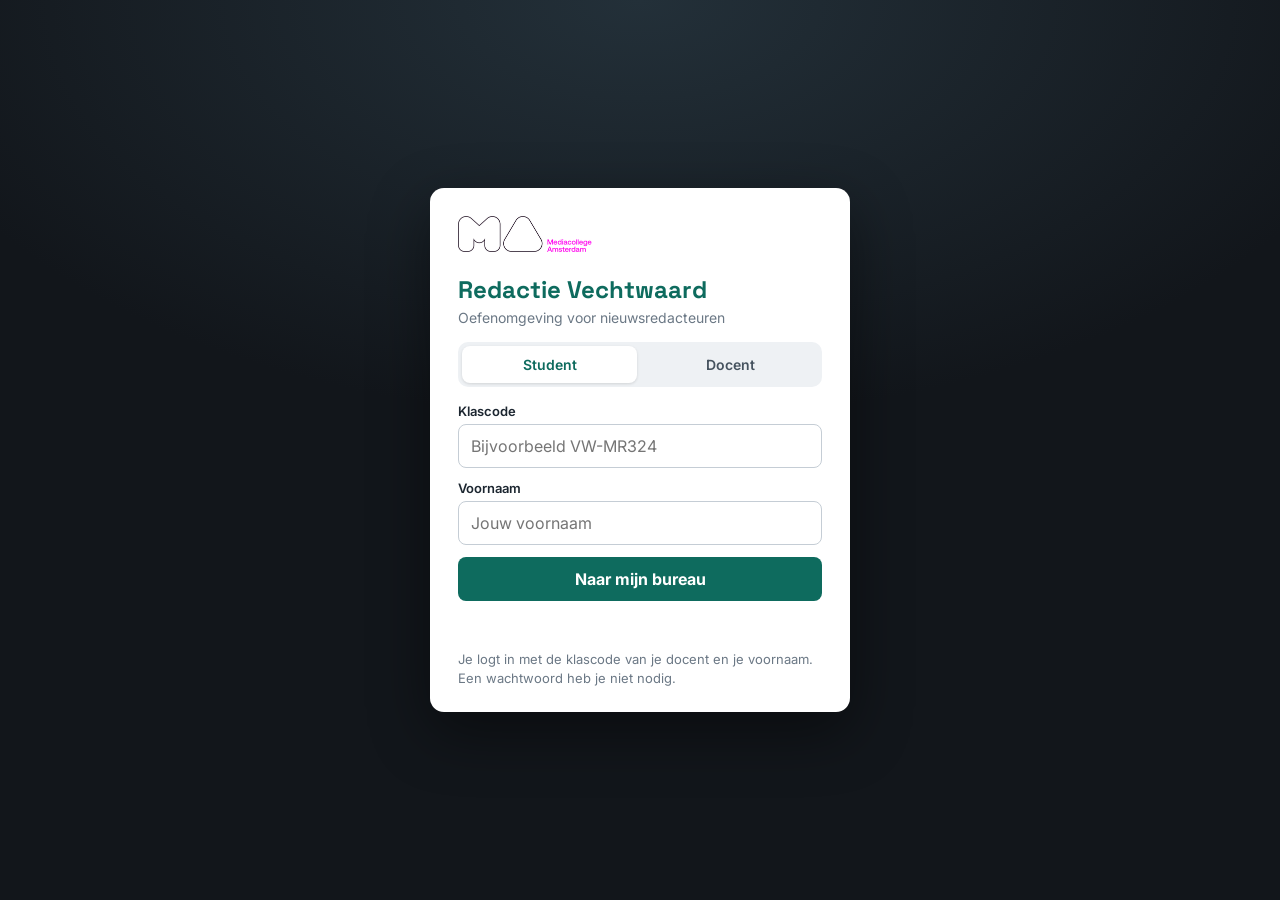
<file: index.html>
<!doctype html><html lang="nl"><head><meta charset="utf-8"><meta name="viewport" content="width=device-width,initial-scale=1,viewport-fit=cover"><meta name="robots" content="noindex">
<meta name="theme-color" content="#0e6b5e">
<link rel="icon" type="image/svg+xml" href="favicon.svg">
<link rel="icon" type="image/png" sizes="32x32" href="favicon-32.png">
<link rel="icon" type="image/png" sizes="192x192" href="favicon-192.png">
<link rel="apple-touch-icon" href="apple-touch-icon.png">
<link rel="shortcut icon" href="favicon.ico">
<title>Redactie Vechtwaard</title>
<meta name="claude:viewport-fit-sides" content="cover">
<link rel="stylesheet" href="https://fonts.googleapis.com/css2?family=Inter:wght@400;500;600;700&family=Space+Grotesk:wght@500;700&family=Source+Serif+4:wght@600;700&display=swap">
<style>
/* Layout: een bureau in POV. Drie monitoren naast elkaar, klik vergroot het scherm tot volle breedte. */
:root{
  --room:#12161b; --room2:#1b2229; --desk:#3b2d24; --desk2:#2a1f19; --glow:#2fb7a3; --amber:#f2b046;
  --ink:#1c2630; --mute:#6b7885; --line:#dde2e7; --paper:#f4f6f8; --brand:#0e6b5e; --brand2:#0a4c43; --alert:#c8382f;
  --f-ui:'Inter',system-ui,-apple-system,'Segoe UI',sans-serif; --f-head:'Space Grotesk','Inter',system-ui,sans-serif; --f-news:'Source Serif 4',Georgia,'Times New Roman',serif;
  color-scheme:dark;
}
*{box-sizing:border-box}
html,body{height:100%}
body{margin:0;background:var(--room);color:#e8eef2;font-family:var(--f-ui);overflow:hidden;
  padding-left:max(16px,env(safe-area-inset-left,0px));padding-right:max(16px,env(safe-area-inset-right,0px));}
button{font-family:inherit}
.room{height:100%;display:flex;flex-direction:column;background:radial-gradient(120% 70% at 50% 0%,var(--room2),var(--room) 70%)}
.tl{display:flex;align-items:center;gap:22px}.malogo{height:38px;width:auto;opacity:.95}
.top{display:flex;align-items:center;justify-content:space-between;gap:12px;padding:14px 4px 6px}
.brand{font-family:var(--f-head);font-weight:700;letter-spacing:.02em}
.brand small{display:block;font:500 12px var(--f-ui);color:#8fa0ad;letter-spacing:0}
.hint{font-size:13px;color:#8fa0ad}
.stage{flex:1;min-height:0;display:flex;align-items:center;justify-content:center}
.photo{position:relative;flex:none;border-radius:6px;overflow:hidden;box-shadow:0 20px 60px rgba(0,0,0,.6)}
.photo img{position:absolute;inset:0;width:100%;height:100%;display:block}
.pv{position:absolute;left:0;top:0;width:1600px;height:1000px;transform-origin:0 0;pointer-events:none;overflow:hidden;background:#fff;filter:brightness(.95) contrast(1.03);backface-visibility:hidden}
.photo svg{position:absolute;inset:0;width:100%;height:100%}
.hs{fill:rgba(47,183,163,0);stroke:rgba(47,183,163,0);stroke-width:5;cursor:pointer;transition:fill .2s,stroke .2s}
.hs:hover{fill:rgba(47,183,163,.20);stroke:#2fb7a3}
.lbl{position:absolute;transform:translate(-50%,-50%);background:rgba(10,13,16,.78);color:#fff;font-size:13px;font-weight:600;padding:5px 11px;border-radius:99px;pointer-events:none;white-space:nowrap;backdrop-filter:blur(4px)}
.mon{position:fixed;left:0;top:0;width:100px;height:100px;opacity:0;visibility:hidden;background:#0a0d10;border-radius:10px;padding:10px;pointer-events:none;
  transition:left .42s cubic-bezier(.2,.7,.2,1),top .42s cubic-bezier(.2,.7,.2,1),width .42s cubic-bezier(.2,.7,.2,1),height .42s cubic-bezier(.2,.7,.2,1),opacity .35s}
.mon.zoomed{opacity:1;visibility:visible;z-index:60;pointer-events:auto;box-shadow:0 0 0 2px #232b33,0 30px 80px rgba(0,0,0,.7)}
.screen{position:relative;width:100%;height:100%;overflow:hidden;border-radius:4px;background:#fff}
.inner{position:absolute;left:0;top:0;width:1600px;height:1000px;transform-origin:0 0;transition:transform .42s cubic-bezier(.2,.7,.2,1)}
.bar{position:fixed;left:0;right:0;top:0;height:calc(48px + env(safe-area-inset-top,0px));padding:env(safe-area-inset-top,0px) max(16px,env(safe-area-inset-right,0px)) 0 max(16px,env(safe-area-inset-left,0px));
  display:none;align-items:center;gap:8px;background:rgba(10,13,16,.92);z-index:70;backdrop-filter:blur(6px)}
.bar.on{display:flex}
.bar button{background:#1d252c;color:#e8eef2;border:1px solid #2c3640;border-radius:8px;padding:8px 12px;font-size:14px;cursor:pointer}
.bar button.cur{border-color:var(--glow);color:#fff}
.bar .sp{flex:1}
.dim{position:fixed;inset:0;background:rgba(5,7,9,.82);z-index:55;opacity:0;pointer-events:none;transition:opacity .3s}
.dim.on{opacity:1;pointer-events:auto}
.toast{position:fixed;left:50%;bottom:24px;transform:translateX(-50%) translateY(20px);background:#0e6b5e;color:#fff;padding:12px 18px;border-radius:10px;font-size:15px;opacity:0;transition:.3s;z-index:90;pointer-events:none}
.toast.on{opacity:1;transform:translateX(-50%)}
@media (max-width:760px){
  body{overflow:auto}
  .room{height:auto;min-height:100%}
}

/* ---------- Scherm 1: redactiesysteem ---------- */
.cms{width:1600px;height:1000px;background:var(--paper);color:var(--ink);font-size:14px;display:flex;flex-direction:column}
.cms .hd{height:48px;background:#1f2a33;color:#fff;display:flex;align-items:center;padding:0 20px;gap:14px;flex:none}
.cms .hd b{font-family:var(--f-head);font-size:17px}
.cms .hd b.clk{font:700 14px var(--f-ui);color:#fff;background:#2e7d6f;padding:3px 9px;border-radius:6px}
.cms .hd span{color:#9fb0bc;font-size:13px}
.cms .hd .r{margin-left:auto}
.cms .body{flex:1;min-height:0;display:grid;grid-template-columns:400px 1fr}
.cms .list{border-right:1px solid var(--line);background:#fff;overflow:auto}
.cms .list h3{margin:0;padding:14px 18px;font:600 13px var(--f-ui);text-transform:uppercase;letter-spacing:.06em;color:var(--mute);border-bottom:1px solid var(--line);position:sticky;top:0;background:#fff}
.cms .it{padding:11px 18px;border-bottom:1px solid #eef1f4;cursor:pointer;display:grid;gap:4px}
.cms .it:hover{background:#f6f9fb}
.cms .it.sel{background:#e6f4f1;box-shadow:inset 3px 0 0 var(--brand)}
.cms .it .t{font-weight:600;line-height:1.3}
.cms .it .m{display:flex;gap:8px;align-items:center;font-size:12px;color:var(--mute)}
.pill{display:inline-block;padding:2px 8px;border-radius:99px;background:#e9edf1;color:#46535f;font-size:11px;font-weight:600}
.pill.ok{background:#d9f0e6;color:#17613f}
.cms .ed{padding:18px 26px;overflow:auto;display:flex;flex-direction:column;gap:14px}
.cms .orig{background:#fff;border:1px solid var(--line);border-radius:8px;padding:12px 16px}
.cms .orig small{color:var(--mute);font-size:11px;text-transform:uppercase;letter-spacing:.06em;font-weight:600}
.cms .orig p{margin:4px 0 0;color:#46535f;line-height:1.4}
.cms label.l{display:flex;justify-content:space-between;font-weight:600;margin-bottom:6px}
.cms label.l span{font-weight:400;color:var(--mute)}
.cms input.kop{width:100%;font:600 20px var(--f-news);padding:11px 14px;border:1px solid #c5cdd5;border-radius:8px;background:#fff;color:var(--ink)}
.cms input.kop:focus{outline:2px solid var(--brand);border-color:var(--brand)}
.imgs{display:grid;grid-template-columns:repeat(4,1fr);gap:10px}
.img{border:2px solid var(--line);border-radius:8px;background:#fff;padding:6px;cursor:pointer;text-align:left;color:var(--ink);display:grid;gap:6px;font-size:12px}
.img.sel{border-color:var(--brand);box-shadow:0 0 0 3px rgba(14,107,94,.18)}
.ph{position:relative;height:70px;border-radius:5px;background:linear-gradient(135deg,#d3dae0,#bcc6ce);display:flex;align-items:center;justify-content:center;color:#6b7885;font-size:12px;overflow:hidden}
.ph .play{width:30px;height:30px;border-radius:50%;background:rgba(0,0,0,.55);color:#fff;display:flex;align-items:center;justify-content:center;font-size:12px}
.img .ph{height:250px}
.img .d{line-height:1.25;min-height:30px;font-size:13px}
.img .k{color:var(--mute)}
.row2{display:grid;grid-template-columns:1fr 1fr;gap:20px}
.cms input[type=range]{width:100%;accent-color:var(--brand)}
.time{font:700 26px var(--f-head);color:var(--brand)}
.seg{display:grid;grid-template-columns:repeat(3,1fr);gap:8px}
.seg button{border:2px solid var(--line);background:#fff;border-radius:8px;padding:7px 6px;cursor:pointer;font-size:13px;font-weight:600;color:var(--ink);display:grid;gap:5px;justify-items:center}
.seg button.sel{border-color:var(--brand);background:#e6f4f1}
.mini{width:56px;height:34px;border:1px solid #c5cdd5;border-radius:3px;display:grid;grid-template-rows:1.4fr 1fr 1fr;gap:2px;padding:3px;background:#f3f5f7}
.mini i{background:#d3dae0;border-radius:1px}
.mini i.hot{background:var(--brand)}
.cms .go{margin-top:auto;display:flex;align-items:center;gap:16px;background:#fff;border:1px solid var(--line);border-radius:10px;padding:12px 16px}
.cms .go p{margin:0;flex:1;color:#46535f}
.btn{background:var(--brand);color:#fff;border:0;border-radius:8px;padding:12px 24px;font-size:16px;font-weight:700;cursor:pointer}
.btn:hover{background:var(--brand2)}

/* ---------- Scherm 2: website ---------- */
.web{width:1600px;height:1000px;background:#fff;color:#1a1f24;font-family:var(--f-ui);overflow:hidden}
.web .mast{background:var(--brand);color:#fff;padding:14px 56px;display:flex;align-items:baseline;gap:18px}
.web .mast b{font:700 36px var(--f-news);letter-spacing:-.01em}
.web .mast span{opacity:.8;font-size:13px}
.web .mast .r{margin-left:auto;opacity:.85}
.web .nav{display:flex;gap:26px;padding:0 56px;border-bottom:1px solid #e1e5e9;font-weight:600;font-size:14px}
.web .nav a{padding:11px 0;color:#37424c}
.web .nav a.on{color:var(--brand);box-shadow:inset 0 -3px 0 var(--brand)}
.web .main{padding:22px 56px;display:grid;gap:22px}
.web .top2{display:grid;grid-template-columns:2fr 1fr;gap:28px}
.web .hero .ph{height:300px;border-radius:4px;font-size:14px}
.web .hero h1{font:700 32px/1.15 var(--f-news);margin:12px 0 6px}
.web .hero p{margin:0;color:#56626d;font-size:15px}
.web .side h4,.web h4.sec{margin:0 0 10px;font:700 12px var(--f-ui);text-transform:uppercase;letter-spacing:.08em;color:var(--brand)}
.web .side li{list-style:none;padding:10px 0;border-bottom:1px solid #eceff2;font:600 16px/1.3 var(--f-news)}
.web .side ul{margin:0;padding:0}
.web .mid3{display:grid;grid-template-columns:repeat(3,1fr);gap:22px}
.web .card .ph{height:130px;border-radius:4px}
.web .card h3{font:700 19px/1.2 var(--f-news);margin:8px 0 0}
.web .low{display:grid;grid-template-columns:1fr 1fr;gap:6px 28px}
.web .low div{padding:9px 0;border-bottom:1px solid #eceff2;font:600 16px/1.3 var(--f-news)}
.web .empty{background:repeating-linear-gradient(135deg,#f3f5f7 0 10px,#eef1f3 10px 20px);border-radius:4px;color:#8793a0;display:flex;align-items:center;justify-content:center;font-size:13px;min-height:44px}
.cat{font:700 11px var(--f-ui);text-transform:uppercase;letter-spacing:.07em;color:var(--brand)}

/* ---------- Scherm 3: resultaten ---------- */
.res{width:1600px;height:1000px;background:#0f1720;color:#e6edf3;padding:22px 28px;display:flex;flex-direction:column;gap:16px;font-size:14px}
.res .head{display:flex;align-items:baseline;gap:14px}
.res .head b{font:700 22px var(--f-head)}
.res .head span{color:#8aa0b2}
.res .head .ex{margin-left:auto;background:#3a2d12;color:var(--amber);padding:4px 10px;border-radius:99px;font-size:12px;font-weight:600}
.kpis{display:grid;grid-template-columns:repeat(4,1fr);gap:14px}
.kpi{background:#16212d;border-radius:10px;padding:14px 16px}
.kpi small{color:#8aa0b2;font-size:12px;text-transform:uppercase;letter-spacing:.06em}
.kpi div{font:700 32px var(--f-head);font-variant-numeric:tabular-nums;margin-top:4px}
.res .grid{flex:1;min-height:0;display:grid;grid-template-columns:1.55fr 1fr;gap:16px}
.pan{background:#16212d;border-radius:10px;padding:14px 16px;display:flex;flex-direction:column;min-height:0}
.pan h4{margin:0 0 10px;font:600 13px var(--f-ui);color:#8aa0b2;text-transform:uppercase;letter-spacing:.06em}
table.t{width:100%;border-collapse:collapse;font-variant-numeric:tabular-nums}
.t th{text-align:right;font-weight:600;color:#8aa0b2;font-size:12px;padding:6px 8px;border-bottom:1px solid #263545}
.t td{padding:9px 8px;border-bottom:1px solid #1f2d3b;text-align:right}
.t th:first-child,.t td:first-child{text-align:left}
.t tr.row{cursor:pointer}
.t tr.row:hover td{background:#1b2938}
.t tr.row.sel td{background:#1d3446}
.t td.k{max-width:330px;display:flex;align-items:center;gap:6px;font-weight:600}.kt{overflow:hidden;text-overflow:ellipsis;white-space:nowrap;min-width:0}.tagx{flex:none}
.tagx{font-size:10px;background:#3a2d12;color:var(--amber);padding:1px 6px;border-radius:99px;margin-left:6px;font-weight:600}
.chart{flex:1;min-height:0;display:flex;align-items:flex-end;gap:8px;padding-top:10px;border-bottom:1px solid #263545}
.chart .b{flex:1;background:linear-gradient(var(--glow),#1f8576);border-radius:4px 4px 0 0;position:relative;min-height:2px}
.chart .b em{position:absolute;top:-18px;left:50%;transform:translateX(-50%);font:600 11px var(--f-ui);font-style:normal;color:#b9c8d4}
.xl{display:flex;gap:8px;margin-top:6px;color:#8aa0b2;font-size:11px}
.xl span{flex:1;text-align:center}
.pan p.n{color:#8aa0b2;margin:10px 0 0;line-height:1.45}

.cms .url{font:500 12px/1.3 ui-monospace,Menlo,Consolas,monospace;color:var(--mute);background:#eef1f4;border-radius:6px;padding:6px 10px;display:flex;gap:8px;align-items:center;flex-wrap:wrap}
.cms .url b{color:var(--brand);font-weight:600}
.cms .go .btns{display:flex;gap:10px}
.btn.ghost{background:#fff;color:var(--alert);border:2px solid var(--alert);padding:10px 18px}
.btn.ghost:hover{background:#fdecea}
.btn:disabled{opacity:.45;cursor:not-allowed}
.tagx.red{background:#3d1a18;color:#ff8c82}
.chart .b.ev{background:linear-gradient(var(--amber),var(--amber) 5px,var(--glow) 5px,#1f8576)}
.chart .b.off{background:#26333f}
.evlist{display:grid;gap:3px;margin:8px 0 0;color:#cfdbe5;font-size:13px}
.evlist b{color:var(--amber);font-weight:600}
.why{margin-top:10px;display:grid;gap:6px;font-size:12px;color:#aebfcc;overflow:auto}
.why div{display:grid;grid-template-columns:128px 1fr 46px;gap:8px;align-items:baseline;line-height:1.3}
.why b{color:#e6edf3;font-weight:600}
.why .f{text-align:right;font-weight:700;color:#e6edf3;font-variant-numeric:tabular-nums}
.res .pan .chart{min-height:140px}
.dbtn{background:#1d252c;color:#e8eef2;border:1px solid #2c3640;border-radius:8px;padding:8px 14px;font-size:14px;cursor:pointer;margin-left:12px}
.dbtn:hover{border-color:var(--glow)}
.top{align-items:center}
.top .hint{margin-left:auto}
.chart .b.fut{background:repeating-linear-gradient(135deg,#1c2a38 0 6px,#16212d 6px 12px);opacity:.55;min-height:0}
#docent{position:fixed;inset:0;z-index:80;background:#f4f6f8;color:var(--ink);overflow:auto;font-size:14px}
#docent[hidden]{display:none}
.dc{min-height:100%;display:flex;flex-direction:column}
.dch{display:flex;align-items:center;gap:18px;flex-wrap:wrap;background:#1f2a33;color:#fff;padding:12px max(16px,env(safe-area-inset-right,0px)) 12px max(16px,env(safe-area-inset-left,0px));padding-top:calc(12px + env(safe-area-inset-top,0px))}
.dch b{font:700 18px var(--f-head)}
.dch span{color:#9fb0bc;font-size:13px}
.dch nav{display:flex;gap:6px;margin-left:12px;flex-wrap:wrap}
.dch nav button,.x{background:transparent;color:#cfdbe5;border:1px solid #3a4854;border-radius:8px;padding:8px 14px;font-size:14px;cursor:pointer}
.dch nav button.on{background:var(--brand);border-color:var(--brand);color:#fff}
.dch .x{margin-left:auto}
.dcb{flex:1;padding:22px max(16px,env(safe-area-inset-right,0px)) 28px max(16px,env(safe-area-inset-left,0px));display:grid;gap:22px;grid-template-columns:1fr 1fr;align-content:start}
.dcb.t-res,.dcb.t-foto{grid-template-columns:1fr}
.dcol{min-width:0;display:flex;flex-direction:column;gap:12px}
.dcol h3,.box2 h3{margin:0;font:700 16px var(--f-head)}
.mks{display:grid;gap:10px}
.mk{display:grid;gap:4px;text-align:left;background:#fff;border:2px solid var(--line);border-radius:10px;padding:14px 16px;cursor:pointer;color:var(--ink);font-size:14px}
.mk b{font:700 16px var(--f-head)}
.mk span{color:#56626d}
.mk.sel{border-color:var(--brand);background:#e6f4f1}
.frm{display:grid;gap:12px;background:#fff;border:1px solid var(--line);border-radius:10px;padding:16px}
.frm label,.frm fieldset legend{font-weight:600;font-size:13px}
.frm label{display:grid;gap:5px}
.frm input[type=text],.frm input:not([type]),.frm select,.frm textarea,#dg-code{font:400 14px var(--f-ui);padding:9px 11px;border:1px solid #c5cdd5;border-radius:8px;background:#fff;color:var(--ink);width:100%}
.frm textarea{resize:vertical}
.frm fieldset{border:1px solid var(--line);border-radius:8px;margin:0;padding:10px 12px;display:grid;gap:8px;min-width:0}
.ck{display:flex!important;align-items:flex-start;gap:8px;font-weight:400!important;line-height:1.35}
.ck i{color:var(--mute);font-style:normal;font-size:12px}
.scr{max-height:210px;overflow:auto;display:grid;gap:6px}
.scr2{max-height:560px;overflow:auto}
.two{display:grid;grid-template-columns:1fr 1fr;gap:12px}
.sls{display:grid;grid-template-columns:repeat(auto-fit,minmax(150px,1fr));gap:10px 16px}
.sl{display:grid;gap:3px;font-weight:400!important;font-size:12.5px!important}
.sl input{accent-color:var(--brand);width:100%}
.br{display:grid;grid-template-columns:90px 1fr 110px;gap:8px}
.note{margin:0;color:#56626d;line-height:1.45;font-size:13px}
.note code,.dcol code,.gbox code{background:#e9edf1;padding:1px 6px;border-radius:5px;font-size:12.5px}
.card2{background:#fff;border:1px solid var(--line);border-radius:10px;padding:14px 16px;display:grid;gap:5px}
.card2 p{margin:0;color:#46535f}
.card2 b{font:700 17px var(--f-head)}
.op{display:flex;align-items:center;gap:12px;background:#fff;border:1px solid var(--line);border-radius:10px;padding:12px 14px}
.op>div{flex:1;display:grid;gap:3px;min-width:0}
.op span{color:#6b7885;font-size:12.5px}
.op.act{border-color:var(--brand);background:#e6f4f1}
.op button{background:var(--brand);color:#fff;border:0;border-radius:8px;padding:8px 14px;cursor:pointer;font-weight:600}
.op button:disabled{background:#c5d9d5;color:#17463f;cursor:default}
.dkp{display:grid;grid-template-columns:repeat(auto-fit,minmax(150px,1fr));gap:12px;margin-bottom:6px}
.kp2{background:#fff;border:1px solid var(--line);border-radius:10px;padding:12px 14px;display:grid;gap:2px}
.kp2 small{color:#6b7885;text-transform:uppercase;letter-spacing:.06em;font-size:11px}
.kp2 b{font:700 26px var(--f-head);font-variant-numeric:tabular-nums}
.dgrid{display:grid;grid-template-columns:minmax(360px,.8fr) 1.4fr;gap:18px;align-items:start}
.box2{background:#fff;border:1px solid var(--line);border-radius:10px;padding:14px 16px;display:grid;gap:10px;min-width:0;overflow:auto}
.t2{width:100%;border-collapse:collapse;font-variant-numeric:tabular-nums}
.t2 th{text-align:right;font-size:12px;color:#6b7885;font-weight:600;padding:6px 8px;border-bottom:1px solid var(--line)}
.t2 td{padding:8px;border-bottom:1px solid #eef1f4;text-align:right}
.t2 th:first-child,.t2 td:first-child{text-align:left}
.t2 td.k{max-width:280px;overflow:hidden;text-overflow:ellipsis;white-space:nowrap}
.t2 tr.row{cursor:pointer}
.t2 tr.row:hover td{background:#f6f9fb}
.t2 tr.row.sel td{background:#e6f4f1}
.darkp{background:#0f1720;color:#e6edf3;border-radius:10px;padding:14px 16px;min-height:380px}
.gate{min-height:100%;display:flex;align-items:center;justify-content:center;padding:20px}
.gbox{background:#fff;border:1px solid var(--line);border-radius:12px;padding:26px;display:grid;gap:12px;max-width:420px;width:100%}
.gbox h2{margin:0;font:700 22px var(--f-head)}
.gbox p{margin:0;color:#46535f}
.gate .x{position:absolute;top:16px;right:16px;color:#46535f;border-color:#c5cdd5}
@media (max-width:900px){.dcb{grid-template-columns:1fr}.dgrid{grid-template-columns:1fr}}

.pv{filter:blur(.45px) brightness(.94) contrast(1.04) saturate(.95)}
.pv::after{content:"";position:absolute;inset:0;background:linear-gradient(115deg,rgba(255,255,255,.16) 0%,rgba(255,255,255,0) 38%,rgba(0,0,0,.10) 100%);pointer-events:none}

/* rapport (monitor) */
.rtabs{display:inline-flex;gap:4px;background:#0b121a;padding:3px;border-radius:8px}
.res .head .rtabs button{border:0;background:transparent;color:#8aa0b2;font:600 13px var(--f-ui);padding:6px 14px;border-radius:6px;cursor:pointer}
.res .head .rtabs button.on{background:#1f3347;color:#fff}
.rgrid{flex:1;min-height:0;display:grid;grid-template-columns:300px 1fr;gap:16px}
.rlijst{gap:6px;overflow:auto}
.rs{display:flex;align-items:center;gap:10px;text-align:left;border:1px solid #243445;background:#0f1a25;color:#d5e0ea;font:500 14px var(--f-ui);padding:10px 12px;border-radius:8px;cursor:pointer}
.rs i{width:14px;height:14px;border-radius:50%;border:2px solid #4a6177;flex:none}
.rs.ok i{background:#2fa66a;border-color:#2fa66a}
.rs.sel{border-color:#5aa7e6;background:#16293b}
.rlijst .n.small,.n.small{font-size:12.5px;margin-top:auto}
.rmain{gap:10px;overflow:hidden}
.rkop{display:flex;justify-content:space-between;align-items:center}
.rkop b{font:700 15px var(--f-head)}.rkop span{background:#1f3347;color:#9fc4e6;padding:3px 10px;border-radius:99px;font-size:12px;font-weight:600}
.rscroll{flex:1;min-height:0;overflow:auto;display:grid;gap:12px;align-content:start;padding-right:6px}
.doelkop{font:700 20px var(--f-head);line-height:1.3}
.rblok{background:#0f1a25;border-radius:8px;padding:12px 14px;display:grid;gap:8px}
.rblok h5{margin:0;font:600 13px var(--f-ui);color:#8aa0b2;text-transform:uppercase;letter-spacing:.06em}
.rblok label,.rscroll>label{display:grid;gap:5px;font-size:14px;color:#d5e0ea}
.rblok label small,.rscroll label small{color:#8aa0b2;font-size:12.5px}
.rin{font:400 15px var(--f-ui);background:#0b121a;color:#e6edf3;border:1px solid #2b3d50;border-radius:6px;padding:9px 10px;width:100%;box-sizing:border-box;resize:vertical}
.rin:focus{outline:2px solid #5aa7e6}
.rin.big{min-height:180px}
.rrij{display:grid;grid-template-columns:240px 1fr;gap:14px;align-items:end}
.ja{display:flex;gap:18px;padding-bottom:9px}.ja label{display:flex!important;align-items:center;gap:6px}
.chips{display:flex;flex-wrap:wrap;gap:8px}.chip{background:#1f3347;color:#cfe5f8;padding:5px 12px;border-radius:99px;font-size:13px;font-weight:600}
.opts{display:grid;grid-template-columns:repeat(2,1fr);gap:6px}
.opt{display:flex!important;grid-template-columns:none;align-items:center;gap:10px;border:1px solid #243445;border-radius:8px;padding:8px 10px;cursor:pointer}
.opt span{display:grid;gap:2px;flex:1}.opt b{font-weight:600}.opt em{font-style:normal;font-size:12px;font-weight:700;color:#9fc4e6}
.opt.goed{border-color:#2fa66a;background:#12301f}.opt.goed em{color:#6fdca0}
.opt.fout{border-color:#d9534f;background:#33171a}.opt.fout em{color:#ff8f8b}
.opt.mis{border-color:#e0a030;background:#33270d}.opt.mis em{color:#ffc766}
.rtab{overflow:auto;max-height:260px}
.rtab table.t td,.rtab table.t th{white-space:nowrap}.rtab table.t td.k{white-space:normal;min-width:240px}
.rtab tr.tot td{font-weight:700;border-top:2px solid #36506a}
.rnav{display:flex;align-items:center;justify-content:space-between;gap:12px;color:#8aa0b2;font-size:13px}
.rbtn{border:0;background:#2a5d8f;color:#fff;font:600 14px var(--f-ui);padding:9px 18px;border-radius:8px;cursor:pointer;justify-self:start}
.rbtn:disabled{opacity:.35;cursor:default}.rbtn.big{background:#2fa66a;padding:12px 22px;font-size:15px}
.dl{margin:0;padding-left:22px;display:grid;gap:6px;font-size:16px}.dl.small{font-size:14px}
.rbeo{background:#12301f;border:1px solid #2fa66a;border-radius:8px;padding:12px 14px}.rbeo p{margin:6px 0 0}
/* rapport (docent) */
.rdoel{background:#fff;border:1px solid var(--line);border-radius:8px;padding:12px 14px;display:grid;gap:8px}
.rcmp{display:grid;grid-template-columns:150px 1fr;gap:10px;font-size:14px}.rcmp span{color:var(--mute);font-size:13px}
.rcmp em{font-style:normal;font-size:12px;font-weight:700;margin-left:6px;padding:2px 8px;border-radius:99px}
.rcmp em.g{background:#dff3e8;color:#1b6b43}.rcmp em.x{background:#fbe3e1;color:#a3302b}
.rstat{display:flex;align-items:center}
.rcrs{display:grid;gap:8px}.rcr{display:grid!important;grid-template-columns:1fr 150px;gap:10px;align-items:center;font-size:13.5px}
.rdoel label{display:grid;gap:5px;font-weight:600;font-size:13px}.rdoel textarea,.rdoel select{font:400 14px var(--f-ui);padding:8px;border:1px solid #c5cdd5;border-radius:6px;width:100%;box-sizing:border-box}
.br2{display:grid;grid-template-columns:100px 1fr 90px;gap:8px;align-items:center}
.br2 input[type=text],.br2 input:not([type]){font:400 14px var(--f-ui);padding:7px;border:1px solid #c5cdd5;border-radius:6px;width:100%;box-sizing:border-box}
/* kanalen */
.ktabs{display:flex;align-items:center;gap:8px;padding:8px 20px;background:#e9edf1;border-bottom:1px solid var(--line);flex:none}
.ktabs span{font-size:12px;font-weight:700;text-transform:uppercase;letter-spacing:.06em;color:#56626d;margin-right:4px}
.ktabs button{border:1px solid #c5cdd5;background:#fff;color:#1f2a33;font:600 13px var(--f-ui);padding:6px 16px;border-radius:99px;cursor:pointer}
.ktabs button.on{background:var(--brand);border-color:var(--brand);color:#fff}
.web .mast .wbar{display:inline-flex;gap:4px;background:rgba(0,0,0,.22);padding:3px;border-radius:99px;margin-left:12px;opacity:1}
.web .mast .wbar button{border:0;background:transparent;color:#fff;font:600 13px var(--f-ui);padding:5px 14px;border-radius:99px;cursor:pointer}
.web .mast .wbar button.on{background:#fff;color:var(--brand)}
.socmain{padding:28px 56px;display:flex;flex-direction:column;gap:22px;height:calc(1000px - 68px);box-sizing:border-box;font-family:var(--f-ui)}
.socmain .prof{display:flex;align-items:center;gap:16px}
.socmain .av{width:64px;height:64px;border-radius:50%;background:var(--brand);color:#fff;font:700 28px var(--f-news);display:flex;align-items:center;justify-content:center}
.socmain .prof b{display:block;font-size:20px}.socmain .prof span{color:#6b7885;font-size:14px}
.socmain .sgrid{flex:1;min-height:0;display:grid;gap:18px}
.socmain.instagram .sgrid{grid-template-columns:repeat(3,1fr);grid-template-rows:repeat(2,1fr)}
.socmain.tiktok{background:#101216;color:#fff}.socmain.tiktok .prof span{color:#9aa5af}
.socmain.tiktok .sgrid{grid-template-columns:repeat(4,1fr)}
.igt,.ttt{display:flex;flex-direction:column;gap:6px;min-height:0;min-width:0}
.igp{flex:1;min-height:0;background:#d9dfe5;border-radius:6px;display:flex;align-items:center;justify-content:center;color:#6b7885;font-size:14px}
.igt p{margin:0;font-size:14px;line-height:1.35;display:-webkit-box;-webkit-line-clamp:2;-webkit-box-orient:vertical;overflow:hidden}
.ttp{flex:1;min-height:0;background:linear-gradient(180deg,#2a313a,#171b21);border-radius:10px;position:relative;display:flex;align-items:center;justify-content:center;overflow:hidden}
.ttp .play{width:54px;height:54px;border-radius:50%;background:rgba(255,255,255,.2);display:flex;align-items:center;justify-content:center;font-size:22px}
.ttp .hk{position:absolute;left:12px;right:12px;bottom:14px;font:700 17px/1.25 var(--f-ui);text-shadow:0 1px 6px rgba(0,0,0,.7)}
.igt .st,.ttt .st{display:flex;justify-content:space-between;font-size:13px;color:#6b7885}.ttt .st{color:#9aa5af}
.igt.empty .igp,.ttt.empty .ttp{background:#eef1f4;border:2px dashed #c5cdd5}.ttt.empty .ttp{background:#1a1e24;border-color:#3a424c}
.igt.empty p,.ttt.empty p{color:#9aa5af;margin:0;font-size:13px}

.cms .kop.s{font-family:var(--f-ui);font-weight:500;font-size:17px}

/* beelden uit de bibliotheek */
.ph.pic,.igp.pic,.ttp.pic{background-size:cover;background-position:center;background-repeat:no-repeat;color:transparent}
.ph.pic .play,.ttp.pic .play{width:54px;height:54px;border-radius:50%;background:rgba(0,0,0,.55);border:3px solid #fff;color:#fff;font-size:20px;padding-left:4px;box-sizing:border-box;display:flex;align-items:center;justify-content:center}
.img .ph.pic .play{width:44px;height:44px;font-size:16px}
.ttp.pic{background-color:#171b21}
.cms .list .nieuw{margin:0 12px 10px;width:calc(100% - 24px);border:2px dashed var(--brand);background:#fff;color:var(--brand);font:600 14px var(--f-ui);padding:10px;border-radius:8px;cursor:pointer}
.cms .list .nieuw.on{background:var(--brand);color:#fff;border-style:solid}
.eig{display:grid;gap:12px;align-content:start}
.eig h2{margin:0;font:700 22px var(--f-head);color:var(--brand)}
.eig .muted,.bsel .muted{margin:0;color:#6b7885}
.eig label,.frm .bib+.bsel{display:grid;gap:5px;font-weight:600}
.eig input,.eig textarea,.eig select{font:400 15px var(--f-ui);padding:9px 11px;border:1px solid #c5cdd5;border-radius:8px;background:#fff;color:var(--ink);width:100%;box-sizing:border-box}
.eig .two{display:grid;grid-template-columns:2fr 1fr;gap:12px}
.eig .q3{display:grid;grid-template-columns:repeat(4,1fr);gap:10px}
.eig .q3 label{font-size:12px}
.eig .btns{display:flex;gap:10px;justify-content:flex-end}
.bib{display:grid;grid-template-columns:repeat(auto-fill,minmax(112px,1fr));gap:8px;max-height:190px;overflow:auto;padding:4px;border:1px solid #d5dce2;border-radius:8px;background:#f4f6f8}
.bi{position:relative;border:2px solid transparent;background:#fff;color:#1a1f24;border-radius:8px;padding:4px;cursor:pointer;display:grid;gap:4px;text-align:left;font:500 11px/1.2 var(--f-ui)}
.bi.on{border-color:var(--brand);box-shadow:0 0 0 3px rgba(14,107,94,.18)}
.bi i{position:absolute;top:6px;right:6px;background:var(--brand);color:#fff;border-radius:50%;width:20px;height:20px;display:flex;align-items:center;justify-content:center;font:700 12px var(--f-ui);font-style:normal}
.bimg{display:block;aspect-ratio:8/5;border-radius:5px;background-size:cover;background-position:center;background:#d9dfe5}
.bi .bimg,.bs .bimg{background-size:cover;background-position:center}
.bsel{display:grid;gap:6px;margin-top:8px}
.bs{display:grid;grid-template-columns:64px 1fr auto auto;gap:10px;align-items:center;background:#fff;border:1px solid #d5dce2;border-radius:8px;padding:5px 8px;color:#1a1f24}
.bs .bimg{width:64px;aspect-ratio:8/5}
.bs button{border:0;background:#eef1f4;border-radius:6px;width:28px;height:28px;font-size:18px;cursor:pointer}
.bs select{font:400 13px var(--f-ui);padding:5px 8px;border:1px solid #c5cdd5;border-radius:6px}

.fn{margin:0 0 8px;font:400 12px/1.4 var(--f-ui);color:#4a5560}
.fbulk{display:flex;gap:12px;align-items:center;margin-bottom:8px}.fmsg{font:500 12px var(--f-ui);color:#0e6b5e}
.fscr{max-height:none}.fh{margin:10px 0 6px;font:600 13px var(--f-ui)}
.fg{display:grid;grid-template-columns:repeat(auto-fill,minmax(150px,1fr));gap:8px}
.fc{display:grid;gap:4px;padding:6px;border:2px solid #e1e6ea;border-radius:8px;background:#fff;color:#1a1f24;font:500 11px/1.25 var(--f-ui)}
.fc.ok{border-color:var(--brand)}.fc code{font-size:10px;color:#6b7782}
.fc .bimg{display:block;aspect-ratio:8/5;border-radius:5px;background-size:cover;background-position:center}
.fa{display:flex;gap:6px}.fup,.fdel{cursor:pointer;border:1px solid #c9d1d8;border-radius:6px;padding:3px 8px;background:#f4f6f8;font:600 11px var(--f-ui);color:#1a1f24}

[hidden]{display:none!important}
body{margin:0}
.who{color:#9fb0bc;font-size:13px;margin-left:auto;margin-right:4px}
.who+.dbtn{margin-left:8px}
.top .hint{margin-left:0}
body.is-docent #room{display:none}
#login{position:fixed;inset:0;z-index:100;background:radial-gradient(1100px 600px at 50% 0%,#233039 0%,#12161b 70%);display:flex;align-items:center;justify-content:center;padding:20px;overflow:auto}
.lbox{background:#fff;color:var(--ink);border-radius:14px;padding:28px 28px 24px;width:100%;max-width:420px;display:grid;gap:16px;box-shadow:0 20px 60px rgba(0,0,0,.45)}
.lbrand{font:700 24px var(--f-head);color:var(--brand)}
.lbrand small{display:block;font:400 14px var(--f-ui);color:var(--mute);margin-top:4px}
.ltabs{display:grid;grid-template-columns:1fr 1fr;gap:6px;background:#eef1f4;padding:4px;border-radius:10px}
.ltabs button{border:0;background:transparent;padding:10px;border-radius:8px;font:600 14px var(--f-ui);color:#46535f;cursor:pointer}
.ltabs button.on{background:#fff;color:var(--brand);box-shadow:0 1px 3px rgba(0,0,0,.12)}
#login form{display:grid;gap:12px}
#login label{display:grid;gap:5px;font-weight:600;font-size:13px}
#login input{font:400 16px var(--f-ui);padding:11px 12px;border:1px solid #c5cdd5;border-radius:8px;width:100%;background:#fff;color:var(--ink)}
#login input:focus{outline:2px solid var(--brand);border-color:var(--brand)}
#login .btn:disabled{opacity:.6;cursor:default}
.lerr{margin:0;color:var(--alert);font-size:14px;min-height:1.2em;line-height:1.4}
.lnote{margin:0;color:var(--mute);font-size:13px;line-height:1.45}
.toast{z-index:200}

</style>

<div class="room" id="room">
  <div class="top">
    <div class="tl"><div class="brand"><span id="brandT">Redactie Vechtwaard</span><small id="brandS">Jouw bureau · afdeling Nieuws</small></div><img class="malogo" src="[data-uri]" alt="Mediacollege Amsterdam"></div>
    <div class="hint">Klik op een scherm om het te vergroten</div><span class="who" id="who" hidden></span><button class="dbtn" id="outbtn" hidden>Uitloggen</button>
  </div>
  <div class="stage" id="stage"><div class="photo" id="photo">
    <img src="bureau.jpg" alt="Redactiebureau met drie schermen">
    <div class="pv" id="p0"></div><div class="pv" id="p1"></div><div class="pv" id="p2"></div>
    <svg viewBox="0 0 2576 1438" preserveAspectRatio="none">
      <polygon class="hs" data-i="0" points="102,580 926,517 943,898 172,1041"/>
      <polygon class="hs" data-i="1" points="949,518 1658,517 1644,897 963,894"/>
      <polygon class="hs" data-i="2" points="1679,539 2494,605 2431,1049 1664,899"/>
    </svg>
    <div class="lbl" style="left:19%;top:32%">Redactiesysteem</div>
    <div class="lbl" style="left:50.5%;top:33%">Website</div>
    <div class="lbl" style="left:80%;top:33%">Resultaten</div>
  </div></div>
</div>
<div id="layer">
  <div class="mon" data-i="0"><div class="screen"><div class="inner" id="s0"></div></div></div>
  <div class="mon" data-i="1"><div class="screen"><div class="inner" id="s1"></div></div></div>
  <div class="mon" data-i="2"><div class="screen"><div class="inner" id="s2"></div></div></div>
</div>
<div class="dim" id="dim"></div>
<div class="bar" id="bar">
  <button id="back">← Terug naar bureau</button>
  <button data-go="0">Redactiesysteem</button><button data-go="1">Website</button><button data-go="2">Resultaten</button>
  <span class="sp"></span><span class="hint">Esc sluit het scherm</span>
</div>
<div id="docent" hidden></div>
<div id="login" hidden>
  <div class="lbox">
    <img src="[data-uri]" alt="Mediacollege Amsterdam" style="height:36px;width:auto;align-self:flex-start;margin-bottom:6px"><div class="lbrand">Redactie Vechtwaard<small>Oefenomgeving voor nieuwsredacteuren</small></div>
    <div class="ltabs"><button data-lt="s" class="on" type="button">Student</button><button data-lt="d" type="button">Docent</button></div>
    <form id="lf-s" autocomplete="off">
      <label>Klascode<input name="code" required placeholder="Bijvoorbeeld VW-MR324" autocapitalize="characters" autocomplete="off"></label>
      <label>Voornaam<input name="naam" required maxlength="30" placeholder="Jouw voornaam" autocomplete="given-name"></label>
      <button class="btn" type="submit">Naar mijn bureau</button>
    </form>
    <form id="lf-d" hidden autocomplete="off">
      <label>Klascode<input name="code" required placeholder="Bijvoorbeeld VW-MR324" autocapitalize="characters" autocomplete="off"></label>
      <label>Docentcode<input name="dcode" type="password" required autocomplete="current-password"></label>
      <button class="btn" type="submit">Open docentbesturing</button>
    </form>
    <p class="lerr" id="lerr" role="alert"></p>
    <p class="lnote">Je logt in met de klascode van je docent en je voornaam. Een wachtwoord heb je niet nodig.</p>
  </div>
</div>

<div class="toast" id="toast"></div>

<script>
/* Rekenmotor redactiesimulator v1
   Bepaalt bereik, kliks, klikpercentage, leestijd en verloop per uur voor één publicatie.
   Zuivere functie: zelfde bericht + keuzes + seed + regels geeft altijd hetzelfde resultaat.
   Alle getallen komen uit de regels (tabel rsim_settings, sleutel 'rekenregels'). */
(function (root, factory) {
  if (typeof module === 'object' && module.exports) module.exports = factory();
  else root.Engine = factory();
})(typeof globalThis !== 'undefined' ? globalThis : this, function () {

  const DEFAULTS = {
    versie: 1,
    eenvoud: { kort_duidelijk: 1.10, lang_vaag: 0.90, kort_max_woorden: 10, lang_min_woorden: 18 },
    woorden: {
      negatief_per_woord: 0.023, positief_per_woord: -0.010, max_woorden: 5,
      negatief: ['dood', 'overleden', 'gewond', 'ramp', 'crisis', 'schandaal', 'brand', 'ongeluk', 'aanrijding', 'inbra', 'dreigt', 'bedreig', 'angst', 'paniek', 'woede', 'boos', 'verbod', 'sluit', 'dicht', 'tekort', 'vertraging', 'gevaar', 'storm', 'alg', 'explosie', 'faillissement', 'ontslag', 'zorgen', 'verdwenen', 'mislukt'],
      positief: ['blij', 'feest', 'succes', 'geslaagd', 'winnaar', 'wint', 'gered', 'mooi', 'fantastisch', 'gelukkig', 'opening', 'groei', 'record', 'beste', 'liefde', 'terug', 'nieuw']
    },
    sensatie: {
      kliks_max: 1.25, leestijd_min: 0.6,
      clickbait: ['schokkend', 'je gelooft', 'niet te geloven', 'wat daarna', 'dit moet je', 'verbijsterend', 'ongelooflijk', 'drama', 'bizar', 'dít', 'alles over', 'onthuld']
    },
    beeld: { met_beeld: 1.19, per_categorie: { politiek: 1.75 }, video_boven_foto_website: 1.10, kwaliteit_effect: 0.05, mensen: 1.12, mensen_sociaal: 1.18 },
    plek: { boven: 1.0, midden: 0.2, onder: 0.1, zicht_basis: 0.35, halfwaarde_uur: { boven: 8, midden: 6, onder: 5 } },
    ctr_basis: 0.03,
    engagement: { doorklik_basis: 0.22, delen_basis: 0.03, ruis: 0.2 },
    conversie: { nieuwsbrief_basis: 0.03 },
    campagne: { bestel_basis: 0.028, actiewoorden: ['nu', 'bestel', 'bestellen', 'korting', 'gratis', 'actie', 'aanbieding', 'alleen', 'vandaag', 'proef', 'probeer', 'boek', 'reserveer', 'scoor', 'pak', 'ontdek'], per_woord: 0.07, prijs: 0.05, max: 1.3 },
    kanalen: {
      instagram: { dagbereik: 6000, zicht_basis: 0.30, halfwaarde_uur: 7, aandeel: { jongeren: 0.35, volwassenen: 0.35, midden: 0.20, senioren: 0.10 },
        kwaliteit_effect: 0.12, ctr_basis: 0.015, interactie_basis: 0.05, delen_basis: 0.006, max_tekens: 125, ideaal_min: 30, ideaal_max: 110, viraal_ruis: 0.25 },
      tiktok: { dagbereik: 10000, zicht_basis: 0.35, halfwaarde_uur: 10, aandeel: { jongeren: 0.55, volwassenen: 0.25, midden: 0.15, senioren: 0.05 },
        kwaliteit_effect: 0.10, ctr_basis: 0.004, interactie_basis: 0.07, delen_basis: 0.010, max_tekens: 90, korte_haak_woorden: 8, lange_haak_woorden: 14, viraal_ruis: 0.65, duur_sec: 30 }
    },
    ruis: 0.30,
    leestijd: { deel_onder_15_sec: 0.55, onder_15_gem_sec: 8, betrokken_basis_sec: 70 },
    publiek: { dagbezoekers: 12000, aandeel: { jongeren: 0.20, volwassenen: 0.30, midden: 0.28, senioren: 0.22 } },
    uurcurves: {
      jongeren: [0.25, 0.1, 0.05, 0.03, 0.02, 0.03, 0.12, 0.3, 0.35, 0.3, 0.3, 0.4, 0.55, 0.55, 0.45, 0.5, 0.6, 0.7, 0.8, 0.9, 1.0, 1.0, 0.8, 0.5],
      volwassenen: [0.1, 0.04, 0.02, 0.02, 0.03, 0.12, 0.4, 0.85, 1.0, 0.8, 0.65, 0.7, 0.85, 0.8, 0.6, 0.6, 0.7, 0.8, 0.8, 0.75, 0.8, 0.7, 0.4, 0.2],
      midden: [0.06, 0.03, 0.02, 0.02, 0.04, 0.2, 0.65, 1.0, 0.95, 0.7, 0.6, 0.65, 0.85, 0.8, 0.55, 0.5, 0.6, 0.7, 0.65, 0.6, 0.6, 0.5, 0.25, 0.1],
      senioren: [0.04, 0.02, 0.02, 0.02, 0.05, 0.25, 0.7, 1.0, 0.95, 0.8, 0.7, 0.7, 0.85, 0.75, 0.55, 0.45, 0.45, 0.5, 0.45, 0.4, 0.35, 0.25, 0.12, 0.06]
    },
    horizon_uren: 24
  };
  const GROEPEN = ['jongeren', 'volwassenen', 'midden', 'senioren'];

  function merge(a, b) {
    if (b === undefined || b === null) return a;
    if (Array.isArray(a) || typeof a !== 'object' || a === null) return b;
    const o = Object.assign({}, a);
    for (const k of Object.keys(b)) o[k] = k in a ? merge(a[k], b[k]) : b[k];
    return o;
  }

  function mulberry32(seed) {
    let a = (seed >>> 0) || 1;
    return function () {
      a = (a + 0x6D2B79F5) >>> 0;
      let t = a;
      t = Math.imul(t ^ (t >>> 15), t | 1);
      t ^= t + Math.imul(t ^ (t >>> 7), t | 61);
      return ((t ^ (t >>> 14)) >>> 0) / 4294967296;
    };
  }
  function gauss(rnd) {
    let u = 0, v = 0;
    while (u === 0) u = rnd();
    v = rnd();
    return Math.sqrt(-2 * Math.log(u)) * Math.cos(2 * Math.PI * v);
  }
  const clamp = (x, lo, hi) => Math.min(hi, Math.max(lo, x));
  const woordenVan = s => (String(s).toLowerCase().match(/[a-zà-ÿ0-9']+/g) || []);
  const pct = f => (f >= 1 ? '+' : '−') + Math.abs(Math.round((f - 1) * 100)) + '%';

  /* ---- analyse van de kop ---- */
  function kopAnalyse(kop, R) {
    const w = woordenVan(kop), n = w.length;
    const E = R.eenvoud;
    let eenvoud;
    if (n <= E.kort_max_woorden) eenvoud = E.kort_duidelijk;
    else if (n >= E.lang_min_woorden) eenvoud = E.lang_vaag;
    else {
      const t = (n - E.kort_max_woorden) / (E.lang_min_woorden - E.kort_max_woorden);
      eenvoud = E.kort_duidelijk + t * (E.lang_vaag - E.kort_duidelijk);
    }
    const tel = lijst => w.filter(x => lijst.some(stam => x.startsWith(stam))).length;
    const neg = Math.min(tel(R.woorden.negatief), R.woorden.max_woorden);
    const pos = Math.min(tel(R.woorden.positief), R.woorden.max_woorden);
    const woorden = 1 + neg * R.woorden.negatief_per_woord + pos * R.woorden.positief_per_woord;
    const k = String(kop), kl = k.toLowerCase();
    const uitroep = Math.min((k.match(/!/g) || []).length, 2) / 2;
    const bait = Math.min(R.sensatie.clickbait.filter(c => kl.includes(c)).length, 2) / 2;
    const letters = k.replace(/[^A-Za-zÀ-ÿ]/g, '');
    const hoofd = letters.length > 4 ? (k.replace(/[^A-ZÀ-Ý]/g, '').length / letters.length) : 0;
    const caps = clamp((hoofd - 0.25) / 0.5, 0, 1);
    const sensatie = clamp(0.4 * uitroep + 0.45 * bait + 0.15 * caps, 0, 1);
    return { aantalWoorden: n, eenvoud, negatief: neg, positief: pos, woorden, sensatie };
  }

  /* ---- campagne: oproep tot actie en prijs ---- */
  const isCamp = a => !!a && a.afdeling === 'campagne';
  function actieAnalyse(kop, R) {
    const C = R.campagne || {}, lijst = C.actiewoorden || [], w = woordenVan(kop);
    const gevonden = w.filter(x => lijst.some(a => x === a || (a.length > 4 && x.startsWith(a))));
    const uniek = Array.from(new Set(gevonden)), prijs = /(€|\d\s?%|\d+\s?euro|korting|gratis)/i.test(String(kop));
    const factor = clamp(1 + (C.per_woord || 0.07) * Math.min(uniek.length, 3) + (prijs ? (C.prijs || 0.05) : 0), 1, C.max || 1.3);
    return { woorden: uniek, prijs, factor };
  }

  /* ---- beeldfactor ---- */
  function beeldAnalyse(artikel, beeldIdx, R) {
    const b = (beeldIdx !== undefined && beeldIdx !== null && beeldIdx >= 0) ? artikel.beelden[beeldIdx] : null;
    if (!b) return { factor: 1, type: 'geen', kwaliteit: null };
    const basis = (R.beeld.per_categorie && R.beeld.per_categorie[artikel.categorie]) || R.beeld.met_beeld;
    const video = b.type === 'video' ? R.beeld.video_boven_foto_website : 1;
    const kw = 1 + R.beeld.kwaliteit_effect * (clamp(b.kwaliteit || 3, 1, 5) - 3);
    const mensen = b.mensen ? (R.beeld.mensen || 1.12) : 1;
    return { factor: basis * video * kw * mensen, type: b.type, kwaliteit: b.kwaliteit, basis, video, kw, mensen, categorieEffect: basis !== R.beeld.met_beeld };
  }

  /* ---- de toestand van een publicatie op één moment ---- */
  function staatVan(artikel, st, R) {
    const kop = kopAnalyse(st.kop, R);
    const bld = beeldAnalyse(artikel, st.beeld, R);
    const nw = artikel.nieuwswaarde;
    const nwGem = (nw.impact + nw.nabijheid + nw.conflict + nw.human_interest + nw.actualiteit) / 5;
    const potentieel = artikel.sensatie_potentieel / 5;
    const L = R.leestijd;
    const afhaak = clamp(L.deel_onder_15_sec + 0.3 * kop.sensatie * (1 - potentieel) + 0.1 * kop.sensatie, 0.3, 0.92);
    const betrokken = L.betrokken_basis_sec * (0.85 + 0.06 * nw.human_interest) * (bld.type === 'video' ? 1.15 : 1);
    const ref = L.deel_onder_15_sec * L.onder_15_gem_sec + (1 - L.deel_onder_15_sec) * betrokken;
    const leestijd = Math.max(afhaak * L.onder_15_gem_sec + (1 - afhaak) * betrokken, ref * R.sensatie.leestijd_min);
    const camp = isCamp(artikel), act = camp ? actieAnalyse(st.kop, R) : null;
    return {
      kop, bld, afhaak, leestijd, nwF: 0.7 + 0.15 * nwGem, camp, act, actieF: act ? act.factor : 1,
      sensKliks: 1 + (R.sensatie.kliks_max - 1) * kop.sensatie * potentieel,
      plekNaam: st.plek, plekF: R.plek[st.plek], halfPos: R.plek.halfwaarde_uur[st.plek]
    };
  }

  /* wijzigingen: [{uurNa, kop?, beeld?, plek?, intrekken?}] met uurNa = uren sinds publicatie */
  function beschrijfWijziging(w, artikel, vorig) {
    const d = [];
    if (w.intrekken) return 'Publicatie ingetrokken';
    if (w.beeld !== undefined && w.beeld !== vorig.beeld) {
      const b = w.beeld >= 0 ? artikel.beelden[w.beeld] : null;
      d.push(!b ? 'Beeld verwijderd' : (vorig.beeld >= 0 ? 'Beeld gewisseld' : (b.type === 'video' ? 'Video toegevoegd' : 'Foto toegevoegd')));
    }
    if (w.kop !== undefined && w.kop !== vorig.kop) d.push('Kop aangepast');
    if (w.plek !== undefined && w.plek !== vorig.plek) d.push('Verplaatst naar ' + ({ boven: 'bovenaan', midden: 'het midden', onder: 'onderaan' })[w.plek]);
    return d.join(', ');
  }

  /* ---- de simulatie ---- */
  function simuleer(artikel, keuze, regels, opts) {
    const R = merge(DEFAULTS, regels || {});
    const H = (opts && opts.uren !== undefined) ? opts.uren : R.horizon_uren;
    const uur = keuze.uur;
    const wijz = (keuze.wijzigingen || []).slice().sort((x, y) => x.uurNa - y.uurNa);
    const halfNieuws = Math.max(artikel.tijdgevoeligheid_uren, 1);

    const rnd = mulberry32(keuze.seed || 1);
    const rnd2 = mulberry32(((keuze.seed || 1) ^ 0x5bd1e995) >>> 0);   // eigen reeks: bestaande cijfers blijven gelijk
    const hi = artikel.nieuwswaarde.human_interest;
    const intGem = GROEPEN.reduce((x, g) => x + R.publiek.aandeel[g] * artikel.interesse[g], 0) / 3;
    const globaal = clamp(Math.exp(R.ruis * 0.5 * gauss(rnd)), 0.6, 1.6);

    const somCurve = {};
    GROEPEN.forEach(g => { somCurve[g] = R.uurcurves[g].reduce((x, y) => x + y, 0); });
    const perGroep = {};
    GROEPEN.forEach(g => { perGroep[g] = { bereik: 0, kliks: 0 }; });

    let st = { kop: keuze.kop, beeld: keuze.beeld === undefined ? -1 : keuze.beeld, plek: keuze.plek };
    let S = staatVan(artikel, st, R), resetT = 0, ingetrokkenOp = null;
    const gebeurtenissen = [], verloop = [];
    let totBereik = 0, totKliks = 0, leesSom = 0, afhaakSom = 0, totDoor = 0, totDeel = 0, totInschr = 0, cDoor = 0, cDeel = 0, cInschr = 0;   // c* = rest dat naar het volgende uur doorloopt

    for (let t = 0; t < H; t++) {
      const klok = (uur + t) % 24;
      let gebeurtenis = null;
      while (wijz.length && wijz[0].uurNa <= t) {
        const w = wijz.shift();
        const tekst = beschrijfWijziging(w, artikel, st);
        if (w.intrekken) { ingetrokkenOp = t; }
        else {
          const nieuw = { kop: w.kop !== undefined ? w.kop : st.kop, beeld: w.beeld !== undefined ? w.beeld : st.beeld, plek: w.plek !== undefined ? w.plek : st.plek };
          if (nieuw.plek !== st.plek) resetT = t;
          st = nieuw; S = staatVan(artikel, st, R);
        }
        if (tekst) { gebeurtenis = gebeurtenis ? gebeurtenis + ' en ' + tekst.toLowerCase() : tekst; gebeurtenissen.push({ uurNa: t, uur: klok, tekst }); }
      }
      const uurRuis = clamp(Math.exp(R.ruis * 0.3 * gauss(rnd)), 0.7, 1.4);   // altijd trekken, zodat eerdere uren niet veranderen
      let b = 0, k = 0;
      if (ingetrokkenOp === null) {
        const dec = Math.pow(0.5, (t - resetT) / S.halfPos) * Math.pow(0.5, t / halfNieuws);
        GROEPEN.forEach(g => {
          const bezoekers = R.publiek.dagbezoekers * R.publiek.aandeel[g] * R.uurcurves[g][klok] / somCurve[g];
          const gezien = bezoekers * R.plek.zicht_basis * S.plekF * dec;
          const interesseF = artikel.interesse[g] / 3;
          const ctr = R.ctr_basis * interesseF * S.nwF * S.bld.factor * S.kop.eenvoud * S.kop.woorden * S.sensKliks * S.actieF;
          const bg = gezien * globaal * uurRuis;
          perGroep[g].bereik += bg; perGroep[g].kliks += bg * ctr;
          b += bg; k += bg * ctr;
        });
      }
      const br = Math.round(b), kr = Math.min(Math.round(k), br);
      const eRuis = clamp(Math.exp(R.engagement.ruis * 0.3 * gauss(rnd2)), 0.7, 1.4);
      const bet = (1 - S.afhaak) / (1 - R.leestijd.deel_onder_15_sec);
      cDoor += kr * clamp(R.engagement.doorklik_basis * bet, 0, 0.6) * eRuis;
      cDeel += kr * R.engagement.delen_basis * bet * ((0.6 + 0.2 * hi) / 1.2) * eRuis;
      cInschr += kr * (S.camp ? R.campagne.bestel_basis : R.conversie.nieuwsbrief_basis) * bet * intGem * eRuis * S.actieF;
      const door = Math.floor(cDoor), deel = Math.floor(cDeel), inschr = Math.floor(cInschr);
      cDoor -= door; cDeel -= deel; cInschr -= inschr;
      verloop.push({ uur: klok, uurNa: t, bereik: br, kliks: kr, door, deel, inschr, lees: Math.round(S.leestijd), gebeurtenis, actief: ingetrokkenOp === null });
      totDoor += door; totDeel += deel; totInschr += inschr;
      totBereik += br; totKliks += kr; leesSom += kr * S.leestijd; afhaakSom += kr * S.afhaak;
    }
    GROEPEN.forEach(g => {
      const p = perGroep[g];
      p.bereik = Math.round(p.bereik); p.kliks = Math.round(p.kliks);
      p.ctr = p.bereik ? p.kliks / p.bereik : 0;
    });
    const leestijd = Math.round(totKliks ? leesSom / totKliks : S.leestijd);
    const afhaak = totKliks ? afhaakSom / totKliks : S.afhaak;

    /* tijdstip: hoe actief is het publiek op het moment van plaatsen, gemiddeld over de dag = 1 */
    let actief = 0, gemiddeld = 0;
    GROEPEN.forEach(g => {
      const a = R.publiek.aandeel[g] * artikel.interesse[g];
      actief += a * (R.uurcurves[g][uur] / somCurve[g]) * 24;
      gemiddeld += a;
    });
    const tijdIndex = actief / gemiddeld;

    const uitleg = [], P = S.plekNaam, K = S.kop, B = S.bld;
    uitleg.push({ sleutel: 'plek', label: 'Plek op de homepage', factor: S.plekF, tekst: ({ boven: 'Bovenaan', midden: 'Midden', onder: 'Onderaan' })[P] + ': ' + (S.plekF >= 1 ? 'iedereen ziet dit bericht het eerst' : 'veel bezoekers scrollen er niet naartoe (' + Math.round(S.plekF * 100) + '% van de zichtbaarheid bovenaan)') });
    uitleg.push({ sleutel: 'tijd', label: 'Tijdstip van plaatsen', factor: tijdIndex, tekst: String(uur).padStart(2, '0') + ':00: jouw publiek is nu ' + (tijdIndex >= 1.3 ? 'zeer actief' : tijdIndex >= 0.8 ? 'redelijk actief' : 'weinig actief') + ' (index ' + tijdIndex.toFixed(2).replace('.', ',') + ')' });
    uitleg.push({ sleutel: 'beeld', label: 'Beeld', factor: B.factor, tekst: B.type === 'geen' ? 'Geen beeld: de vergelijking is 1,0' : (B.type === 'video' ? 'Video' : 'Foto') + (B.categorieEffect ? ' (bij deze categorie telt beeld extra mee)' : '') + (B.mensen > 1 ? ', met mensen in beeld (' + pct(B.mensen) + ')' : (B.type !== 'geen' ? ', zonder mensen in beeld' : '')) + ': ' + pct(B.factor) + ' kliks' });
    uitleg.push({ sleutel: 'eenvoud', label: 'Eenvoud van de kop', factor: K.eenvoud, tekst: K.aantalWoorden + ' woorden: ' + (K.eenvoud > 1.02 ? 'kort en duidelijk' : K.eenvoud < 0.98 ? 'lang en vaag' : 'gemiddeld') + ' (' + pct(K.eenvoud) + ')' });
    uitleg.push({ sleutel: 'woorden', label: 'Woorden in de kop', factor: K.woorden, tekst: K.negatief + ' negatief, ' + K.positief + ' positief: ' + pct(K.woorden) + ' kliks' });
    uitleg.push({ sleutel: 'sensatie', label: 'Sensatie in de kop', factor: S.sensKliks, tekst: K.sensatie < 0.05 ? 'Nuchtere kop' : 'Sensationele kop: kliks ' + pct(S.sensKliks) + ', maar meer lezers haken binnen 15 seconden af' });
    uitleg.push({ sleutel: 'betrokkenheid', label: 'Betrokkenheid van lezers', factor: (1 - S.afhaak) / (1 - R.leestijd.deel_onder_15_sec), tekst: Math.round((1 - S.afhaak) * 100) + '% van de lezers blijft langer dan 15 seconden. Dat bepaalt hoeveel lezers doorklikken, delen en zich inschrijven' });
    if (S.camp) {
      uitleg.push({ sleutel: 'nieuwswaarde', label: 'Aantrekkelijkheid van het aanbod', factor: S.nwF, tekst: 'Een sterk, lokaal en actueel aanbod scoort beter (' + pct(S.nwF) + ')' });
      uitleg.push({ sleutel: 'actie', label: 'Oproep tot actie', factor: S.actieF, tekst: S.act.woorden.length || S.act.prijs ? (S.act.woorden.length ? 'Actiewoord: ' + S.act.woorden.join(', ') : 'Geen actiewoord') + (S.act.prijs ? ', prijs of korting genoemd' : '') + ' (' + pct(S.actieF) + ' kliks en bestellingen)' : 'Geen oproep tot actie en geen prijs of korting genoemd' });
    } else uitleg.push({ sleutel: 'nieuwswaarde', label: 'Nieuwswaarde van het bericht', factor: S.nwF, tekst: 'Dichtbij en belangrijk nieuws scoort beter (' + pct(S.nwF) + ')' });

    return {
      bereik: totBereik, kliks: totKliks, ctr: totBereik ? totKliks / totBereik : 0,
      doorkliks: totDoor, gedeeld: totDeel, inschrijvingen: totInschr,
      engagementrate: totKliks ? (totDoor + totDeel) / totKliks : 0, conversie: totKliks ? totInschr / totKliks : 0,
      leestijd, afhaakdeel: afhaak, verloop, perGroep, uitleg, tijdIndex, gebeurtenissen,
      ingetrokken: ingetrokkenOp !== null, ingetrokkenUurNa: ingetrokkenOp
    };
  }


  /* ---- Instagram en TikTok ----
     Zelfde vorm als simuleer(), zodat resultaten en rapport voor elk kanaal hetzelfde werken.
     kliks = klikken naar het bericht op de website. leestijd = hoe lang mensen naar het bericht kijken.
     interacties = likes, reacties en opgeslagen. */
  function simuleerSocial(artikel, keuze, regels, opts) {
    const R = merge(DEFAULTS, regels || {});
    const kan = keuze.kanaal === 'tiktok' ? 'tiktok' : 'instagram', K = R.kanalen[kan];
    const H = (opts && opts.uren !== undefined) ? opts.uren : R.horizon_uren;
    const uur = keuze.uur;
    const wijz = (keuze.wijzigingen || []).slice().sort((x, y) => x.uurNa - y.uurNa);
    const halfNieuws = Math.max(artikel.tijdgevoeligheid_uren, 1);
    const rnd = mulberry32(((keuze.seed || 1) ^ 0x9e3779b9) >>> 0);
    const nw = artikel.nieuwswaarde;
    const nwGem = (nw.impact + nw.nabijheid + nw.conflict + nw.human_interest + nw.actualiteit) / 5, nwF = 0.7 + 0.15 * nwGem;
    const intGem = GROEPEN.reduce((x, g) => x + K.aandeel[g] * artikel.interesse[g], 0) / 3;
    const viraal = clamp(Math.exp(K.viraal_ruis * gauss(rnd)), 0.4, 3.5);
    const somCurve = {}; GROEPEN.forEach(g => { somCurve[g] = R.uurcurves[g].reduce((x, y) => x + y, 0); });

    const wil = kan === 'instagram' ? 'foto' : 'video';
    function staat(st) {
      const tekst = String(st.kop || ''), ka = kopAnalyse(tekst, R), n = ka.aantalWoorden, tek = tekst.length;
      const b = (st.beeld !== undefined && st.beeld !== null && st.beeld >= 0) ? artikel.beelden[st.beeld] : null;
      const juist = b && b.type === wil;
      const bf = !b ? 0.5 : (juist ? 1 : 0.7) * (1 + K.kwaliteit_effect * (clamp(b.kwaliteit || 3, 1, 5) - 3)) * 1.1 * (b.mensen ? (R.beeld.mensen_sociaal || 1.18) : 1);
      let tf, tl;
      if (kan === 'instagram') {
        tf = tek === 0 ? 0.8 : (tek < K.ideaal_min ? 0.92 : (tek <= K.ideaal_max ? 1.1 : 0.97));
        tl = tek === 0 ? 'Geen bijschrift' : tek + ' tekens: ' + (tek < K.ideaal_min ? 'erg kort' : tek <= K.ideaal_max ? 'kort en krachtig' : 'aan de lange kant');
      } else {
        const direct = /\?|\b(je|jij|jouw|u)\b/i.test(tekst) ? 0.08 : 0;
        const lengte = n === 0 ? 0.8 : (n <= K.korte_haak_woorden ? 1.15 : (n <= K.lange_haak_woorden ? 1.0 : 0.85));
        tf = lengte + direct;
        tl = n + ' woorden: ' + (n <= K.korte_haak_woorden ? 'een korte haak' : n <= K.lange_haak_woorden ? 'gemiddeld' : 'te lang voor de eerste seconden') + (direct ? ', spreekt de kijker direct aan' : '');
      }
      const sens = 1 + 0.12 * ka.sensatie;
      const kijk = kan === 'instagram' ? 2.5 + 2 * (juist && b ? (b.kwaliteit || 3) / 5 : 0.4) : K.duur_sec * clamp(0.25 + 0.3 * (tf - 0.8) + 0.08 * ((b && b.kwaliteit || 3) - 3) - 0.15 * ka.sensatie, 0.12, 0.8);
      const camp = isCamp(artikel), act = camp ? actieAnalyse(st.kop, R) : null;
      return { ka, b, juist, bf, tf, tl, camp, act, kwal: Math.max(0.4, bf * tf * ka.woorden * sens * nwF * (act ? act.factor : 1)), kijk, sens };
    }
    let st = { kop: keuze.kop, beeld: keuze.beeld === undefined ? -1 : keuze.beeld };
    let S = staat(st), ingetrokkenOp = null;
    const gebeurtenissen = [], verloop = [];
    let tB = 0, tK = 0, tD = 0, tI = 0, tA = 0, kijkSom = 0, cK = 0, cD = 0, cI = 0, cA = 0;
    for (let t = 0; t < H; t++) {
      const klok = (uur + t) % 24;
      let gebeurtenis = null;
      while (wijz.length && wijz[0].uurNa <= t) {
        const w = wijz.shift();
        let tekst = '';
        if (w.intrekken) { ingetrokkenOp = t; tekst = 'Publicatie ingetrokken'; }
        else {
          const d = [];
          if (w.beeld !== undefined && w.beeld !== st.beeld) d.push('Beeld gewisseld');
          if (w.kop !== undefined && w.kop !== st.kop) d.push(kan === 'instagram' ? 'Bijschrift aangepast' : 'Haak aangepast');
          tekst = d.join(', ');
          st = { kop: w.kop !== undefined ? w.kop : st.kop, beeld: w.beeld !== undefined ? w.beeld : st.beeld }; S = staat(st);
        }
        if (tekst) { gebeurtenis = gebeurtenis ? gebeurtenis + ' en ' + tekst.toLowerCase() : tekst; gebeurtenissen.push({ uurNa: t, uur: klok, tekst }); }
      }
      const uurRuis = clamp(Math.exp(R.ruis * 0.3 * gauss(rnd)), 0.7, 1.4);
      const eRuis = clamp(Math.exp(R.engagement.ruis * 0.3 * gauss(rnd)), 0.7, 1.4);
      let b = 0;
      if (ingetrokkenOp === null) {
        const dec = Math.pow(0.5, t / K.halfwaarde_uur) * Math.pow(0.5, t / halfNieuws);
        GROEPEN.forEach(g => {
          const bez = K.dagbereik * K.aandeel[g] * R.uurcurves[g][klok] / somCurve[g];
          b += bez * K.zicht_basis * dec * (artikel.interesse[g] / 3) * S.kwal * viraal * uurRuis;
        });
      }
      const br = Math.round(b);
      const kwE = clamp(S.kwal, 0.6, 1.6);
      cK += br * K.ctr_basis * kwE * eRuis * intGem; cD += br * K.delen_basis * kwE * eRuis; cI += br * K.interactie_basis * kwE * eRuis; 
      const kr = Math.min(Math.floor(cK), br), deel = Math.floor(cD), ia = Math.floor(cI);
      cK -= kr; cD -= deel; cI -= ia;
      cA += kr * (S.camp ? R.campagne.bestel_basis : R.conversie.nieuwsbrief_basis) * 1.5 * intGem * eRuis * (S.act ? S.act.factor : 1);
      const inschr = Math.floor(cA); cA -= inschr;
      verloop.push({ uur: klok, uurNa: t, bereik: br, kliks: kr, door: 0, deel, inschr, int: ia, lees: Math.round(S.kijk), gebeurtenis, actief: ingetrokkenOp === null });
      tB += br; tK += kr; tD += deel; tI += inschr; tA += ia; kijkSom += br * S.kijk;
    }
    const kijk = Math.round(tB ? kijkSom / tB : S.kijk);
    let actief = 0, gemiddeld = 0;
    GROEPEN.forEach(g => { const a = K.aandeel[g] * artikel.interesse[g]; actief += a * (R.uurcurves[g][uur] / somCurve[g]) * 24; gemiddeld += a; });
    const tijdIndex = actief / gemiddeld;
    const naam = kan === 'instagram' ? 'Instagram' : 'TikTok';
    const uitleg = [];
    uitleg.push({ sleutel: 'tijd', label: 'Tijdstip van plaatsen', factor: tijdIndex, tekst: String(uur).padStart(2, '0') + ':00: het publiek van ' + naam + ' is nu ' + (tijdIndex >= 1.3 ? 'zeer actief' : tijdIndex >= 0.8 ? 'redelijk actief' : 'weinig actief') + ' (index ' + tijdIndex.toFixed(2).replace('.', ',') + ')' });
    uitleg.push({ sleutel: 'beeld', label: kan === 'instagram' ? 'Foto' : 'Video', factor: S.bf, tekst: !S.b ? 'Zonder beeld bereik je veel minder mensen' : (S.juist ? (kan === 'instagram' ? 'Foto' : 'Video') + ' past bij ' + naam + ', kwaliteit ' + (S.b.kwaliteit || 3) + ' van 5' + (S.b.mensen ? ', mensen in beeld doen het hier goed' : ', zonder mensen in beeld') : 'Dit beeldtype past minder bij ' + naam) });
    uitleg.push({ sleutel: 'tekst', label: kan === 'instagram' ? 'Bijschrift' : 'Haak in de eerste seconden', factor: S.tf, tekst: S.tl });
    uitleg.push({ sleutel: 'woorden', label: 'Woorden en sensatie', factor: S.ka.woorden * S.sens, tekst: S.ka.negatief + ' negatief, ' + S.ka.positief + ' positief' + (S.ka.sensatie > 0.05 ? ', sensationeel: meer bereik, minder kijktijd' : '') });
    if (S.camp) {
      uitleg.push({ sleutel: 'nieuwswaarde', label: 'Aantrekkelijkheid van het aanbod', factor: nwF, tekst: 'Een sterk, lokaal en actueel aanbod scoort beter (' + pct(nwF) + ')' });
      uitleg.push({ sleutel: 'actie', label: 'Oproep tot actie', factor: S.act.factor, tekst: S.act.woorden.length || S.act.prijs ? (S.act.woorden.length ? 'Actiewoord: ' + S.act.woorden.join(', ') : 'Geen actiewoord') + (S.act.prijs ? ', prijs of korting genoemd' : '') + ' (' + pct(S.act.factor) + ')' : 'Geen oproep tot actie en geen prijs of korting genoemd' });
    } else uitleg.push({ sleutel: 'nieuwswaarde', label: 'Nieuwswaarde van het bericht', factor: nwF, tekst: 'Dichtbij en belangrijk nieuws scoort beter (' + pct(nwF) + ')' });
    if (kan === 'tiktok') uitleg.push({ sleutel: 'viraal', label: 'Het algoritme', factor: viraal, tekst: viraal > 1.4 ? 'Het algoritme duwde deze video veel verder dan gewoon. Dat is deels geluk' : viraal < 0.75 ? 'Het algoritme liet deze video snel los. Dat is deels pech' : 'Het algoritme behandelde deze video gewoon. Let op: bij TikTok verschilt hetzelfde idee soms enorm per keer' });
    return {
      kanaal: kan, bereik: tB, kliks: tK, ctr: tB ? tK / tB : 0,
      doorkliks: 0, gedeeld: tD, inschrijvingen: tI, interacties: tA, interactiepercentage: tB ? tA / tB : 0,
      engagementrate: 0, conversie: tK ? tI / tK : 0,
      leestijd: kijk, afhaakdeel: 0, verloop, perGroep: {}, uitleg, tijdIndex, gebeurtenissen,
      ingetrokken: ingetrokkenOp !== null, ingetrokkenUurNa: ingetrokkenOp
    };
  }

  return { simuleer, simuleerSocial, kopAnalyse, DEFAULTS, GROEPEN };
});

</script>
<script>
const Engine=window.Engine;
const API_URL='https://fqdemhhcpetnrbtlgpxa.supabase.co',API_KEY='eyJhbGciOiJIUzI1NiIsInR5cCI6IkpXVCJ9.eyJpc3MiOiJzdXBhYmFzZSIsInJlZiI6ImZxZGVtaGhjcGV0bnJidGxncHhhIiwicm9sZSI6ImFub24iLCJpYXQiOjE3OTExMzQ1NTYsImV4cCI6MjEwNjcxMDU1Nn0.Tji9meaHe0rS_Z18X-CUcwaybv48kSa77Dav3hEgP_I';
let RULES={};
const A=[],byId={};
const mkA=x=>({id:x.id,c:x.categorie.replace('_',' '),t:x.titel_origineel,i:x.intro_origineel,b:x.beelden.map(b=>[b.type,b.beschrijving,b.bron||'',!!b.mensen]),d:x,door:x.door||'startset'});
function setA(list){A.length=0;Object.keys(byId).forEach(k=>delete byId[k]);list.forEach(x=>{const a=mkA(x);A.push(a);byId[a.id]=a})}
const PLEK={boven:'Bovenaan',midden:'Midden',onder:'Onderaan'};
const BIB={"brug_file":{"l":"Drukke brug in de spits","m":0,"c":"verkeer","q":5,"s":"<svg xmlns=\"http://www.w3.org/2000/svg\" viewBox=\"0 0 640 400\" preserveAspectRatio=\"xMidYMid slice\"><defs><linearGradient id=\"gbrug_file\" x1=\"0\" y1=\"0\" x2=\"0\" y2=\"1\"><stop offset=\"0\" stop-color=\"#bfe0f2\"/><stop offset=\"1\" stop-color=\"#eaf5fb\"/></linearGradient></defs><rect width=\"640\" height=\"400\" fill=\"url(#gbrug_file)\"/><circle cx=\"120\" cy=\"70\" r=\"26.4\" fill=\"#fff\" /><circle cx=\"149\" cy=\"75\" r=\"31.2\" fill=\"#fff\" /><circle cx=\"89\" cy=\"77\" r=\"21.6\" fill=\"#fff\" /><rect x=\"72\" y=\"80\" width=\"108\" height=\"22\" rx=\"10.799999999999999\" fill=\"#fff\" /><circle cx=\"430\" cy=\"50\" r=\"22.0\" fill=\"#fff\" /><circle cx=\"454\" cy=\"54\" r=\"26.0\" fill=\"#fff\" /><circle cx=\"404\" cy=\"56\" r=\"18.0\" fill=\"#fff\" /><rect x=\"390\" y=\"58\" width=\"90\" height=\"18\" rx=\"9\" fill=\"#fff\" /><rect x=\"520\" y=\"90\" width=\"90\" height=\"80\" rx=\"0\" fill=\"#b7c3cd\" /><rect x=\"533\" y=\"101\" width=\"13\" height=\"11\" rx=\"0\" fill=\"#dfeaf2\" /><rect x=\"559\" y=\"101\" width=\"13\" height=\"11\" rx=\"0\" fill=\"#dfeaf2\" /><rect x=\"584\" y=\"101\" width=\"13\" height=\"11\" rx=\"0\" fill=\"#dfeaf2\" /><rect x=\"533\" y=\"124\" width=\"13\" height=\"11\" rx=\"0\" fill=\"#dfeaf2\" /><rect x=\"559\" y=\"124\" width=\"13\" height=\"11\" rx=\"0\" fill=\"#dfeaf2\" /><rect x=\"584\" y=\"124\" width=\"13\" height=\"11\" rx=\"0\" fill=\"#dfeaf2\" /><rect x=\"533\" y=\"147\" width=\"13\" height=\"11\" rx=\"0\" fill=\"#dfeaf2\" /><rect x=\"559\" y=\"147\" width=\"13\" height=\"11\" rx=\"0\" fill=\"#dfeaf2\" /><rect x=\"584\" y=\"147\" width=\"13\" height=\"11\" rx=\"0\" fill=\"#dfeaf2\" /><rect x=\"0\" y=\"215\" width=\"640\" height=\"18\" rx=\"0\" fill=\"#8d99a5\" /><rect x=\"0\" y=\"233\" width=\"640\" height=\"8\" rx=\"0\" fill=\"#6f7b87\" /><rect x=\"30\" y=\"241\" width=\"10\" height=\"60\" rx=\"0\" fill=\"#6f7b87\" /><rect x=\"120\" y=\"241\" width=\"10\" height=\"60\" rx=\"0\" fill=\"#6f7b87\" /><rect x=\"210\" y=\"241\" width=\"10\" height=\"60\" rx=\"0\" fill=\"#6f7b87\" /><rect x=\"300\" y=\"241\" width=\"10\" height=\"60\" rx=\"0\" fill=\"#6f7b87\" /><rect x=\"390\" y=\"241\" width=\"10\" height=\"60\" rx=\"0\" fill=\"#6f7b87\" /><rect x=\"480\" y=\"241\" width=\"10\" height=\"60\" rx=\"0\" fill=\"#6f7b87\" /><rect x=\"570\" y=\"241\" width=\"10\" height=\"60\" rx=\"0\" fill=\"#6f7b87\" /><rect x=\"0\" y=\"300\" width=\"640\" height=\"100\" rx=\"0\" fill=\"#5f93b8\" /><rect x=\"0\" y=\"300\" width=\"640\" height=\"8\" rx=\"0\" fill=\"#7ba9c8\" /><rect x=\"0\" y=\"160\" width=\"640\" height=\"56\" rx=\"0\" fill=\"#5a6672\" /><rect x=\"0\" y=\"190\" width=\"640\" height=\"4\" rx=\"0\" fill=\"#e8e8e8\" opacity=\".8\"/><rect x=\"20\" y=\"150\" width=\"67\" height=\"20\" rx=\"5.4\" fill=\"#c8553d\" /><rect x=\"33\" y=\"136\" width=\"40\" height=\"18\" rx=\"6.3\" fill=\"#c8553d\" /><rect x=\"37\" y=\"139\" width=\"14\" height=\"12\" rx=\"0\" fill=\"#cfe6f3\" /><rect x=\"53\" y=\"139\" width=\"14\" height=\"12\" rx=\"0\" fill=\"#cfe6f3\" /><circle cx=\"34\" cy=\"170\" r=\"8.1\" fill=\"#1b1b1b\" /><circle cx=\"72\" cy=\"170\" r=\"8.1\" fill=\"#1b1b1b\" /><circle cx=\"34\" cy=\"170\" r=\"3.6\" fill=\"#aaa\" /><circle cx=\"72\" cy=\"170\" r=\"3.6\" fill=\"#aaa\" /><rect x=\"102\" y=\"168\" width=\"67\" height=\"20\" rx=\"5.4\" fill=\"#2f6f9f\" /><rect x=\"115\" y=\"154\" width=\"40\" height=\"18\" rx=\"6.3\" fill=\"#2f6f9f\" /><rect x=\"119\" y=\"157\" width=\"14\" height=\"12\" rx=\"0\" fill=\"#cfe6f3\" /><rect x=\"135\" y=\"157\" width=\"14\" height=\"12\" rx=\"0\" fill=\"#cfe6f3\" /><circle cx=\"116\" cy=\"188\" r=\"8.1\" fill=\"#1b1b1b\" /><circle cx=\"154\" cy=\"188\" r=\"8.1\" fill=\"#1b1b1b\" /><circle cx=\"116\" cy=\"188\" r=\"3.6\" fill=\"#aaa\" /><circle cx=\"154\" cy=\"188\" r=\"3.6\" fill=\"#aaa\" /><rect x=\"184\" y=\"150\" width=\"67\" height=\"20\" rx=\"5.4\" fill=\"#e3b23c\" /><rect x=\"197\" y=\"136\" width=\"40\" height=\"18\" rx=\"6.3\" fill=\"#e3b23c\" /><rect x=\"201\" y=\"139\" width=\"14\" height=\"12\" rx=\"0\" fill=\"#cfe6f3\" /><rect x=\"217\" y=\"139\" width=\"14\" height=\"12\" rx=\"0\" fill=\"#cfe6f3\" /><circle cx=\"198\" cy=\"170\" r=\"8.1\" fill=\"#1b1b1b\" /><circle cx=\"236\" cy=\"170\" r=\"8.1\" fill=\"#1b1b1b\" /><circle cx=\"198\" cy=\"170\" r=\"3.6\" fill=\"#aaa\" /><circle cx=\"236\" cy=\"170\" r=\"3.6\" fill=\"#aaa\" /><rect x=\"266\" y=\"168\" width=\"67\" height=\"20\" rx=\"5.4\" fill=\"#f4f4f4\" /><rect x=\"279\" y=\"154\" width=\"40\" height=\"18\" rx=\"6.3\" fill=\"#f4f4f4\" /><rect x=\"283\" y=\"157\" width=\"14\" height=\"12\" rx=\"0\" fill=\"#cfe6f3\" /><rect x=\"299\" y=\"157\" width=\"14\" height=\"12\" rx=\"0\" fill=\"#cfe6f3\" /><circle cx=\"280\" cy=\"188\" r=\"8.1\" fill=\"#1b1b1b\" /><circle cx=\"318\" cy=\"188\" r=\"8.1\" fill=\"#1b1b1b\" /><circle cx=\"280\" cy=\"188\" r=\"3.6\" fill=\"#aaa\" /><circle cx=\"318\" cy=\"188\" r=\"3.6\" fill=\"#aaa\" /><rect x=\"348\" y=\"150\" width=\"67\" height=\"20\" rx=\"5.4\" fill=\"#4b8b5a\" /><rect x=\"361\" y=\"136\" width=\"40\" height=\"18\" rx=\"6.3\" fill=\"#4b8b5a\" /><rect x=\"365\" y=\"139\" width=\"14\" height=\"12\" rx=\"0\" fill=\"#cfe6f3\" /><rect x=\"381\" y=\"139\" width=\"14\" height=\"12\" rx=\"0\" fill=\"#cfe6f3\" /><circle cx=\"362\" cy=\"170\" r=\"8.1\" fill=\"#1b1b1b\" /><circle cx=\"400\" cy=\"170\" r=\"8.1\" fill=\"#1b1b1b\" /><circle cx=\"362\" cy=\"170\" r=\"3.6\" fill=\"#aaa\" /><circle cx=\"400\" cy=\"170\" r=\"3.6\" fill=\"#aaa\" /><rect x=\"430\" y=\"168\" width=\"67\" height=\"20\" rx=\"5.4\" fill=\"#c8553d\" /><rect x=\"443\" y=\"154\" width=\"40\" height=\"18\" rx=\"6.3\" fill=\"#c8553d\" /><rect x=\"447\" y=\"157\" width=\"14\" height=\"12\" rx=\"0\" fill=\"#cfe6f3\" /><rect x=\"463\" y=\"157\" width=\"14\" height=\"12\" rx=\"0\" fill=\"#cfe6f3\" /><circle cx=\"444\" cy=\"188\" r=\"8.1\" fill=\"#1b1b1b\" /><circle cx=\"482\" cy=\"188\" r=\"8.1\" fill=\"#1b1b1b\" /><circle cx=\"444\" cy=\"188\" r=\"3.6\" fill=\"#aaa\" /><circle cx=\"482\" cy=\"188\" r=\"3.6\" fill=\"#aaa\" /><rect x=\"512\" y=\"150\" width=\"67\" height=\"20\" rx=\"5.4\" fill=\"#2f6f9f\" /><rect x=\"525\" y=\"136\" width=\"40\" height=\"18\" rx=\"6.3\" fill=\"#2f6f9f\" /><rect x=\"529\" y=\"139\" width=\"14\" height=\"12\" rx=\"0\" fill=\"#cfe6f3\" /><rect x=\"545\" y=\"139\" width=\"14\" height=\"12\" rx=\"0\" fill=\"#cfe6f3\" /><circle cx=\"526\" cy=\"170\" r=\"8.1\" fill=\"#1b1b1b\" /><circle cx=\"564\" cy=\"170\" r=\"8.1\" fill=\"#1b1b1b\" /><circle cx=\"526\" cy=\"170\" r=\"3.6\" fill=\"#aaa\" /><circle cx=\"564\" cy=\"170\" r=\"3.6\" fill=\"#aaa\" /><rect x=\"594\" y=\"168\" width=\"67\" height=\"20\" rx=\"5.4\" fill=\"#e3b23c\" /><rect x=\"607\" y=\"154\" width=\"40\" height=\"18\" rx=\"6.3\" fill=\"#e3b23c\" /><rect x=\"611\" y=\"157\" width=\"14\" height=\"12\" rx=\"0\" fill=\"#cfe6f3\" /><rect x=\"627\" y=\"157\" width=\"14\" height=\"12\" rx=\"0\" fill=\"#cfe6f3\" /><circle cx=\"608\" cy=\"188\" r=\"8.1\" fill=\"#1b1b1b\" /><circle cx=\"646\" cy=\"188\" r=\"8.1\" fill=\"#1b1b1b\" /><circle cx=\"608\" cy=\"188\" r=\"3.6\" fill=\"#aaa\" /><circle cx=\"646\" cy=\"188\" r=\"3.6\" fill=\"#aaa\" /></svg>"},"brug_drone":{"l":"Brug van boven","m":0,"c":"verkeer","q":4,"s":"<svg xmlns=\"http://www.w3.org/2000/svg\" viewBox=\"0 0 640 400\" preserveAspectRatio=\"xMidYMid slice\"><defs><linearGradient id=\"gbrug_drone\" x1=\"0\" y1=\"0\" x2=\"0\" y2=\"1\"><stop offset=\"0\" stop-color=\"#bfe0f2\"/><stop offset=\"1\" stop-color=\"#eaf5fb\"/></linearGradient></defs><rect width=\"640\" height=\"400\" fill=\"url(#gbrug_drone)\"/><rect x=\"0\" y=\"0\" width=\"640\" height=\"400\" rx=\"0\" fill=\"#6aa0c4\" /><rect x=\"250\" y=\"0\" width=\"110\" height=\"400\" rx=\"0\" fill=\"#5a6672\" /><rect x=\"300\" y=\"0\" width=\"4\" height=\"400\" rx=\"0\" fill=\"#e8e8e8\" /><rect x=\"262\" y=\"20\" width=\"34\" height=\"22\" rx=\"5\" fill=\"#c8553d\" /><rect x=\"312\" y=\"82\" width=\"34\" height=\"22\" rx=\"5\" fill=\"#f4f4f4\" /><rect x=\"262\" y=\"144\" width=\"34\" height=\"22\" rx=\"5\" fill=\"#e3b23c\" /><rect x=\"312\" y=\"206\" width=\"34\" height=\"22\" rx=\"5\" fill=\"#2f6f9f\" /><rect x=\"262\" y=\"268\" width=\"34\" height=\"22\" rx=\"5\" fill=\"#c8553d\" /><rect x=\"312\" y=\"330\" width=\"34\" height=\"22\" rx=\"5\" fill=\"#f4f4f4\" /><rect x=\"262\" y=\"392\" width=\"34\" height=\"22\" rx=\"5\" fill=\"#e3b23c\" /><rect x=\"236\" y=\"0\" width=\"14\" height=\"400\" rx=\"0\" fill=\"#8d99a5\" /><rect x=\"360\" y=\"0\" width=\"14\" height=\"400\" rx=\"0\" fill=\"#8d99a5\" /><rect x=\"0\" y=\"340\" width=\"90\" height=\"60\" rx=\"0\" fill=\"#4b8b5a\" /><rect x=\"550\" y=\"0\" width=\"90\" height=\"90\" rx=\"0\" fill=\"#4b8b5a\" /></svg>"},"bord_omleiding":{"l":"Verkeersbord met omleiding","m":0,"c":"verkeer","q":2,"s":"<svg xmlns=\"http://www.w3.org/2000/svg\" viewBox=\"0 0 640 400\" preserveAspectRatio=\"xMidYMid slice\"><defs><linearGradient id=\"gbord_omleiding\" x1=\"0\" y1=\"0\" x2=\"0\" y2=\"1\"><stop offset=\"0\" stop-color=\"#bfe0f2\"/><stop offset=\"1\" stop-color=\"#eaf5fb\"/></linearGradient></defs><rect width=\"640\" height=\"400\" fill=\"url(#gbord_omleiding)\"/><rect x=\"0\" y=\"300\" width=\"640\" height=\"100\" rx=\"0\" fill=\"#4a5560\" /><rect x=\"10\" y=\"348\" width=\"36\" height=\"4\" rx=\"0\" fill=\"#e8e8e8\" /><rect x=\"80\" y=\"348\" width=\"36\" height=\"4\" rx=\"0\" fill=\"#e8e8e8\" /><rect x=\"150\" y=\"348\" width=\"36\" height=\"4\" rx=\"0\" fill=\"#e8e8e8\" /><rect x=\"220\" y=\"348\" width=\"36\" height=\"4\" rx=\"0\" fill=\"#e8e8e8\" /><rect x=\"290\" y=\"348\" width=\"36\" height=\"4\" rx=\"0\" fill=\"#e8e8e8\" /><rect x=\"360\" y=\"348\" width=\"36\" height=\"4\" rx=\"0\" fill=\"#e8e8e8\" /><rect x=\"430\" y=\"348\" width=\"36\" height=\"4\" rx=\"0\" fill=\"#e8e8e8\" /><rect x=\"500\" y=\"348\" width=\"36\" height=\"4\" rx=\"0\" fill=\"#e8e8e8\" /><rect x=\"570\" y=\"348\" width=\"36\" height=\"4\" rx=\"0\" fill=\"#e8e8e8\" /><rect x=\"640\" y=\"348\" width=\"36\" height=\"4\" rx=\"0\" fill=\"#e8e8e8\" /><rect x=\"300\" y=\"120\" width=\"10\" height=\"190\" rx=\"0\" fill=\"#6b7885\" /><rect x=\"220\" y=\"80\" width=\"190\" height=\"100\" rx=\"10\" fill=\"#f2c230\" stroke=\"#222\" stroke-width=\"4\"/><polygon points=\"250,150 350,150 350,130 385,160 350,190 350,170 250,170\" fill=\"#222\" /><text x=\"315\" y=\"112\" font-family=\"Arial,Helvetica,sans-serif\" font-size=\"20\" font-weight=\"700\" fill=\"#222\" text-anchor=\"middle\">OMLEIDING</text><circle cx=\"90\" cy=\"70\" r=\"22.0\" fill=\"#fff\" /><circle cx=\"114\" cy=\"74\" r=\"26.0\" fill=\"#fff\" /><circle cx=\"64\" cy=\"76\" r=\"18.0\" fill=\"#fff\" /><rect x=\"50\" y=\"78\" width=\"90\" height=\"18\" rx=\"9\" fill=\"#fff\" /></svg>"},"winkelstraat":{"l":"Winkelstraat met volle parkeerplaatsen","m":0,"c":"politiek","q":4,"s":"<svg xmlns=\"http://www.w3.org/2000/svg\" viewBox=\"0 0 640 400\" preserveAspectRatio=\"xMidYMid slice\"><defs><linearGradient id=\"gwinkelstraat\" x1=\"0\" y1=\"0\" x2=\"0\" y2=\"1\"><stop offset=\"0\" stop-color=\"#bfe0f2\"/><stop offset=\"1\" stop-color=\"#eaf5fb\"/></linearGradient></defs><rect width=\"640\" height=\"400\" fill=\"url(#gwinkelstraat)\"/><rect x=\"10\" y=\"80\" width=\"190\" height=\"210\" rx=\"0\" fill=\"#d9b99b\" /><rect x=\"37\" y=\"110\" width=\"27\" height=\"30\" rx=\"0\" fill=\"#dfeaf2\" /><rect x=\"91\" y=\"110\" width=\"27\" height=\"30\" rx=\"0\" fill=\"#dfeaf2\" /><rect x=\"146\" y=\"110\" width=\"27\" height=\"30\" rx=\"0\" fill=\"#dfeaf2\" /><rect x=\"37\" y=\"170\" width=\"27\" height=\"30\" rx=\"0\" fill=\"#dfeaf2\" /><rect x=\"91\" y=\"170\" width=\"27\" height=\"30\" rx=\"0\" fill=\"#dfeaf2\" /><rect x=\"146\" y=\"170\" width=\"27\" height=\"30\" rx=\"0\" fill=\"#dfeaf2\" /><rect x=\"37\" y=\"230\" width=\"27\" height=\"30\" rx=\"0\" fill=\"#dfeaf2\" /><rect x=\"91\" y=\"230\" width=\"27\" height=\"30\" rx=\"0\" fill=\"#dfeaf2\" /><rect x=\"146\" y=\"230\" width=\"27\" height=\"30\" rx=\"0\" fill=\"#dfeaf2\" /><rect x=\"215\" y=\"110\" width=\"170\" height=\"180\" rx=\"0\" fill=\"#b5c4cf\" /><rect x=\"239\" y=\"136\" width=\"24\" height=\"26\" rx=\"0\" fill=\"#dfeaf2\" /><rect x=\"288\" y=\"136\" width=\"24\" height=\"26\" rx=\"0\" fill=\"#dfeaf2\" /><rect x=\"336\" y=\"136\" width=\"24\" height=\"26\" rx=\"0\" fill=\"#dfeaf2\" /><rect x=\"239\" y=\"187\" width=\"24\" height=\"26\" rx=\"0\" fill=\"#dfeaf2\" /><rect x=\"288\" y=\"187\" width=\"24\" height=\"26\" rx=\"0\" fill=\"#dfeaf2\" /><rect x=\"336\" y=\"187\" width=\"24\" height=\"26\" rx=\"0\" fill=\"#dfeaf2\" /><rect x=\"239\" y=\"239\" width=\"24\" height=\"26\" rx=\"0\" fill=\"#dfeaf2\" /><rect x=\"288\" y=\"239\" width=\"24\" height=\"26\" rx=\"0\" fill=\"#dfeaf2\" /><rect x=\"336\" y=\"239\" width=\"24\" height=\"26\" rx=\"0\" fill=\"#dfeaf2\" /><rect x=\"400\" y=\"70\" width=\"230\" height=\"220\" rx=\"0\" fill=\"#c9a98f\" /><rect x=\"426\" y=\"101\" width=\"26\" height=\"31\" rx=\"0\" fill=\"#dfeaf2\" /><rect x=\"477\" y=\"101\" width=\"26\" height=\"31\" rx=\"0\" fill=\"#dfeaf2\" /><rect x=\"528\" y=\"101\" width=\"26\" height=\"31\" rx=\"0\" fill=\"#dfeaf2\" /><rect x=\"579\" y=\"101\" width=\"26\" height=\"31\" rx=\"0\" fill=\"#dfeaf2\" /><rect x=\"426\" y=\"164\" width=\"26\" height=\"31\" rx=\"0\" fill=\"#dfeaf2\" /><rect x=\"477\" y=\"164\" width=\"26\" height=\"31\" rx=\"0\" fill=\"#dfeaf2\" /><rect x=\"528\" y=\"164\" width=\"26\" height=\"31\" rx=\"0\" fill=\"#dfeaf2\" /><rect x=\"579\" y=\"164\" width=\"26\" height=\"31\" rx=\"0\" fill=\"#dfeaf2\" /><rect x=\"426\" y=\"227\" width=\"26\" height=\"31\" rx=\"0\" fill=\"#dfeaf2\" /><rect x=\"477\" y=\"227\" width=\"26\" height=\"31\" rx=\"0\" fill=\"#dfeaf2\" /><rect x=\"528\" y=\"227\" width=\"26\" height=\"31\" rx=\"0\" fill=\"#dfeaf2\" /><rect x=\"579\" y=\"227\" width=\"26\" height=\"31\" rx=\"0\" fill=\"#dfeaf2\" /><rect x=\"0\" y=\"290\" width=\"640\" height=\"110\" rx=\"0\" fill=\"#6d7782\" /><rect x=\"0\" y=\"290\" width=\"640\" height=\"10\" rx=\"0\" fill=\"#9aa4ad\" /><rect x=\"20\" y=\"343\" width=\"74\" height=\"22\" rx=\"6\" fill=\"#c8553d\" /><rect x=\"34\" y=\"327\" width=\"44\" height=\"20\" rx=\"7\" fill=\"#c8553d\" /><rect x=\"39\" y=\"331\" width=\"15\" height=\"13\" rx=\"0\" fill=\"#cfe6f3\" /><rect x=\"57\" y=\"331\" width=\"15\" height=\"13\" rx=\"0\" fill=\"#cfe6f3\" /><circle cx=\"36\" cy=\"365\" r=\"9.0\" fill=\"#1b1b1b\" /><circle cx=\"78\" cy=\"365\" r=\"9.0\" fill=\"#1b1b1b\" /><circle cx=\"36\" cy=\"365\" r=\"4.0\" fill=\"#aaa\" /><circle cx=\"78\" cy=\"365\" r=\"4.0\" fill=\"#aaa\" /><rect x=\"125\" y=\"343\" width=\"74\" height=\"22\" rx=\"6\" fill=\"#2f6f9f\" /><rect x=\"139\" y=\"327\" width=\"44\" height=\"20\" rx=\"7\" fill=\"#2f6f9f\" /><rect x=\"144\" y=\"331\" width=\"15\" height=\"13\" rx=\"0\" fill=\"#cfe6f3\" /><rect x=\"162\" y=\"331\" width=\"15\" height=\"13\" rx=\"0\" fill=\"#cfe6f3\" /><circle cx=\"141\" cy=\"365\" r=\"9.0\" fill=\"#1b1b1b\" /><circle cx=\"183\" cy=\"365\" r=\"9.0\" fill=\"#1b1b1b\" /><circle cx=\"141\" cy=\"365\" r=\"4.0\" fill=\"#aaa\" /><circle cx=\"183\" cy=\"365\" r=\"4.0\" fill=\"#aaa\" /><rect x=\"230\" y=\"343\" width=\"74\" height=\"22\" rx=\"6\" fill=\"#4b8b5a\" /><rect x=\"244\" y=\"327\" width=\"44\" height=\"20\" rx=\"7\" fill=\"#4b8b5a\" /><rect x=\"249\" y=\"331\" width=\"15\" height=\"13\" rx=\"0\" fill=\"#cfe6f3\" /><rect x=\"267\" y=\"331\" width=\"15\" height=\"13\" rx=\"0\" fill=\"#cfe6f3\" /><circle cx=\"246\" cy=\"365\" r=\"9.0\" fill=\"#1b1b1b\" /><circle cx=\"288\" cy=\"365\" r=\"9.0\" fill=\"#1b1b1b\" /><circle cx=\"246\" cy=\"365\" r=\"4.0\" fill=\"#aaa\" /><circle cx=\"288\" cy=\"365\" r=\"4.0\" fill=\"#aaa\" /><rect x=\"335\" y=\"343\" width=\"74\" height=\"22\" rx=\"6\" fill=\"#e3b23c\" /><rect x=\"349\" y=\"327\" width=\"44\" height=\"20\" rx=\"7\" fill=\"#e3b23c\" /><rect x=\"354\" y=\"331\" width=\"15\" height=\"13\" rx=\"0\" fill=\"#cfe6f3\" /><rect x=\"372\" y=\"331\" width=\"15\" height=\"13\" rx=\"0\" fill=\"#cfe6f3\" /><circle cx=\"351\" cy=\"365\" r=\"9.0\" fill=\"#1b1b1b\" /><circle cx=\"393\" cy=\"365\" r=\"9.0\" fill=\"#1b1b1b\" /><circle cx=\"351\" cy=\"365\" r=\"4.0\" fill=\"#aaa\" /><circle cx=\"393\" cy=\"365\" r=\"4.0\" fill=\"#aaa\" /><rect x=\"440\" y=\"343\" width=\"74\" height=\"22\" rx=\"6\" fill=\"#f4f4f4\" /><rect x=\"454\" y=\"327\" width=\"44\" height=\"20\" rx=\"7\" fill=\"#f4f4f4\" /><rect x=\"459\" y=\"331\" width=\"15\" height=\"13\" rx=\"0\" fill=\"#cfe6f3\" /><rect x=\"477\" y=\"331\" width=\"15\" height=\"13\" rx=\"0\" fill=\"#cfe6f3\" /><circle cx=\"456\" cy=\"365\" r=\"9.0\" fill=\"#1b1b1b\" /><circle cx=\"498\" cy=\"365\" r=\"9.0\" fill=\"#1b1b1b\" /><circle cx=\"456\" cy=\"365\" r=\"4.0\" fill=\"#aaa\" /><circle cx=\"498\" cy=\"365\" r=\"4.0\" fill=\"#aaa\" /><rect x=\"545\" y=\"343\" width=\"74\" height=\"22\" rx=\"6\" fill=\"#7b5ea7\" /><rect x=\"559\" y=\"327\" width=\"44\" height=\"20\" rx=\"7\" fill=\"#7b5ea7\" /><rect x=\"564\" y=\"331\" width=\"15\" height=\"13\" rx=\"0\" fill=\"#cfe6f3\" /><rect x=\"582\" y=\"331\" width=\"15\" height=\"13\" rx=\"0\" fill=\"#cfe6f3\" /><circle cx=\"561\" cy=\"365\" r=\"9.0\" fill=\"#1b1b1b\" /><circle cx=\"603\" cy=\"365\" r=\"9.0\" fill=\"#1b1b1b\" /><circle cx=\"561\" cy=\"365\" r=\"4.0\" fill=\"#aaa\" /><circle cx=\"603\" cy=\"365\" r=\"4.0\" fill=\"#aaa\" /><rect x=\"560\" y=\"250\" width=\"10\" height=\"50\" rx=\"0\" fill=\"#37424c\" /><rect x=\"548\" y=\"222\" width=\"34\" height=\"34\" rx=\"4\" fill=\"#2f6f9f\" /><text x=\"565\" y=\"246\" font-family=\"Arial,Helvetica,sans-serif\" font-size=\"22\" font-weight=\"700\" fill=\"#fff\" text-anchor=\"middle\">P</text></svg>"},"raadzaal":{"l":"Raadzaal met lege stoelen","m":0,"c":"politiek","q":2,"s":"<svg xmlns=\"http://www.w3.org/2000/svg\" viewBox=\"0 0 640 400\" preserveAspectRatio=\"xMidYMid slice\"><defs><linearGradient id=\"graadzaal\" x1=\"0\" y1=\"0\" x2=\"0\" y2=\"1\"><stop offset=\"0\" stop-color=\"#e4dccb\"/><stop offset=\"1\" stop-color=\"#d7cdb8\"/></linearGradient></defs><rect width=\"640\" height=\"400\" fill=\"url(#graadzaal)\"/><rect x=\"0\" y=\"250\" width=\"640\" height=\"150\" rx=\"0\" fill=\"#8b6b4a\" /><rect x=\"220\" y=\"60\" width=\"200\" height=\"130\" rx=\"4\" fill=\"#f4f1ea\" /><text x=\"320\" y=\"135\" font-family=\"Arial,Helvetica,sans-serif\" font-size=\"26\" font-weight=\"700\" fill=\"#6b4a2f\" text-anchor=\"middle\">RAAD</text><rect x=\"80\" y=\"100\" width=\"6\" height=\"150\" rx=\"0\" fill=\"#b08b5a\" /><rect x=\"554\" y=\"100\" width=\"6\" height=\"150\" rx=\"0\" fill=\"#b08b5a\" /><rect x=\"60\" y=\"210\" width=\"46\" height=\"30\" rx=\"6\" fill=\"#a24a3a\" /><rect x=\"66\" y=\"190\" width=\"34\" height=\"26\" rx=\"6\" fill=\"#8c3d30\" /><rect x=\"138\" y=\"210\" width=\"46\" height=\"30\" rx=\"6\" fill=\"#a24a3a\" /><rect x=\"144\" y=\"190\" width=\"34\" height=\"26\" rx=\"6\" fill=\"#8c3d30\" /><rect x=\"216\" y=\"210\" width=\"46\" height=\"30\" rx=\"6\" fill=\"#a24a3a\" /><rect x=\"222\" y=\"190\" width=\"34\" height=\"26\" rx=\"6\" fill=\"#8c3d30\" /><rect x=\"294\" y=\"210\" width=\"46\" height=\"30\" rx=\"6\" fill=\"#a24a3a\" /><rect x=\"300\" y=\"190\" width=\"34\" height=\"26\" rx=\"6\" fill=\"#8c3d30\" /><rect x=\"372\" y=\"210\" width=\"46\" height=\"30\" rx=\"6\" fill=\"#a24a3a\" /><rect x=\"378\" y=\"190\" width=\"34\" height=\"26\" rx=\"6\" fill=\"#8c3d30\" /><rect x=\"450\" y=\"210\" width=\"46\" height=\"30\" rx=\"6\" fill=\"#a24a3a\" /><rect x=\"456\" y=\"190\" width=\"34\" height=\"26\" rx=\"6\" fill=\"#8c3d30\" /><rect x=\"528\" y=\"210\" width=\"46\" height=\"30\" rx=\"6\" fill=\"#a24a3a\" /><rect x=\"534\" y=\"190\" width=\"34\" height=\"26\" rx=\"6\" fill=\"#8c3d30\" /><rect x=\"68\" y=\"265\" width=\"46\" height=\"30\" rx=\"6\" fill=\"#a24a3a\" /><rect x=\"74\" y=\"245\" width=\"34\" height=\"26\" rx=\"6\" fill=\"#8c3d30\" /><rect x=\"146\" y=\"265\" width=\"46\" height=\"30\" rx=\"6\" fill=\"#a24a3a\" /><rect x=\"152\" y=\"245\" width=\"34\" height=\"26\" rx=\"6\" fill=\"#8c3d30\" /><rect x=\"224\" y=\"265\" width=\"46\" height=\"30\" rx=\"6\" fill=\"#a24a3a\" /><rect x=\"230\" y=\"245\" width=\"34\" height=\"26\" rx=\"6\" fill=\"#8c3d30\" /><rect x=\"302\" y=\"265\" width=\"46\" height=\"30\" rx=\"6\" fill=\"#a24a3a\" /><rect x=\"308\" y=\"245\" width=\"34\" height=\"26\" rx=\"6\" fill=\"#8c3d30\" /><rect x=\"380\" y=\"265\" width=\"46\" height=\"30\" rx=\"6\" fill=\"#a24a3a\" /><rect x=\"386\" y=\"245\" width=\"34\" height=\"26\" rx=\"6\" fill=\"#8c3d30\" /><rect x=\"458\" y=\"265\" width=\"46\" height=\"30\" rx=\"6\" fill=\"#a24a3a\" /><rect x=\"464\" y=\"245\" width=\"34\" height=\"26\" rx=\"6\" fill=\"#8c3d30\" /><rect x=\"536\" y=\"265\" width=\"46\" height=\"30\" rx=\"6\" fill=\"#a24a3a\" /><rect x=\"542\" y=\"245\" width=\"34\" height=\"26\" rx=\"6\" fill=\"#8c3d30\" /><rect x=\"76\" y=\"320\" width=\"46\" height=\"30\" rx=\"6\" fill=\"#a24a3a\" /><rect x=\"82\" y=\"300\" width=\"34\" height=\"26\" rx=\"6\" fill=\"#8c3d30\" /><rect x=\"154\" y=\"320\" width=\"46\" height=\"30\" rx=\"6\" fill=\"#a24a3a\" /><rect x=\"160\" y=\"300\" width=\"34\" height=\"26\" rx=\"6\" fill=\"#8c3d30\" /><rect x=\"232\" y=\"320\" width=\"46\" height=\"30\" rx=\"6\" fill=\"#a24a3a\" /><rect x=\"238\" y=\"300\" width=\"34\" height=\"26\" rx=\"6\" fill=\"#8c3d30\" /><rect x=\"310\" y=\"320\" width=\"46\" height=\"30\" rx=\"6\" fill=\"#a24a3a\" /><rect x=\"316\" y=\"300\" width=\"34\" height=\"26\" rx=\"6\" fill=\"#8c3d30\" /><rect x=\"388\" y=\"320\" width=\"46\" height=\"30\" rx=\"6\" fill=\"#a24a3a\" /><rect x=\"394\" y=\"300\" width=\"34\" height=\"26\" rx=\"6\" fill=\"#8c3d30\" /><rect x=\"466\" y=\"320\" width=\"46\" height=\"30\" rx=\"6\" fill=\"#a24a3a\" /><rect x=\"472\" y=\"300\" width=\"34\" height=\"26\" rx=\"6\" fill=\"#8c3d30\" /><rect x=\"544\" y=\"320\" width=\"46\" height=\"30\" rx=\"6\" fill=\"#a24a3a\" /><rect x=\"550\" y=\"300\" width=\"34\" height=\"26\" rx=\"6\" fill=\"#8c3d30\" /></svg>"},"nacht_politie":{"l":"Woonstraat in het donker met politieauto","m":0,"c":"misdaad","q":5,"s":"<svg xmlns=\"http://www.w3.org/2000/svg\" viewBox=\"0 0 640 400\" preserveAspectRatio=\"xMidYMid slice\"><defs><linearGradient id=\"gnacht_politie\" x1=\"0\" y1=\"0\" x2=\"0\" y2=\"1\"><stop offset=\"0\" stop-color=\"#0e1a2b\"/><stop offset=\"1\" stop-color=\"#25364f\"/></linearGradient></defs><rect width=\"640\" height=\"400\" fill=\"url(#gnacht_politie)\"/><circle cx=\"540\" cy=\"70\" r=\"28.0\" fill=\"#f4efd0\" /><rect x=\"0\" y=\"270\" width=\"640\" height=\"130\" rx=\"0\" fill=\"#2a3441\" /><rect x=\"20\" y=\"130\" width=\"130\" height=\"140\" rx=\"0\" fill=\"#3a475a\" /><rect x=\"39\" y=\"158\" width=\"19\" height=\"28\" rx=\"0\" fill=\"#f2c230\" /><rect x=\"76\" y=\"158\" width=\"19\" height=\"28\" rx=\"0\" fill=\"#f2c230\" /><rect x=\"113\" y=\"158\" width=\"19\" height=\"28\" rx=\"0\" fill=\"#f2c230\" /><rect x=\"39\" y=\"214\" width=\"19\" height=\"28\" rx=\"0\" fill=\"#f2c230\" /><rect x=\"76\" y=\"214\" width=\"19\" height=\"28\" rx=\"0\" fill=\"#f2c230\" /><rect x=\"113\" y=\"214\" width=\"19\" height=\"28\" rx=\"0\" fill=\"#f2c230\" /><rect x=\"170\" y=\"130\" width=\"130\" height=\"140\" rx=\"0\" fill=\"#445168\" /><rect x=\"189\" y=\"158\" width=\"19\" height=\"28\" rx=\"0\" fill=\"#59677c\" /><rect x=\"226\" y=\"158\" width=\"19\" height=\"28\" rx=\"0\" fill=\"#59677c\" /><rect x=\"263\" y=\"158\" width=\"19\" height=\"28\" rx=\"0\" fill=\"#59677c\" /><rect x=\"189\" y=\"214\" width=\"19\" height=\"28\" rx=\"0\" fill=\"#59677c\" /><rect x=\"226\" y=\"214\" width=\"19\" height=\"28\" rx=\"0\" fill=\"#59677c\" /><rect x=\"263\" y=\"214\" width=\"19\" height=\"28\" rx=\"0\" fill=\"#59677c\" /><rect x=\"330\" y=\"130\" width=\"130\" height=\"140\" rx=\"0\" fill=\"#33404f\" /><rect x=\"349\" y=\"158\" width=\"19\" height=\"28\" rx=\"0\" fill=\"#f2c230\" /><rect x=\"386\" y=\"158\" width=\"19\" height=\"28\" rx=\"0\" fill=\"#f2c230\" /><rect x=\"423\" y=\"158\" width=\"19\" height=\"28\" rx=\"0\" fill=\"#f2c230\" /><rect x=\"349\" y=\"214\" width=\"19\" height=\"28\" rx=\"0\" fill=\"#f2c230\" /><rect x=\"386\" y=\"214\" width=\"19\" height=\"28\" rx=\"0\" fill=\"#f2c230\" /><rect x=\"423\" y=\"214\" width=\"19\" height=\"28\" rx=\"0\" fill=\"#f2c230\" /><rect x=\"480\" y=\"130\" width=\"130\" height=\"140\" rx=\"0\" fill=\"#3d4a5e\" /><rect x=\"499\" y=\"158\" width=\"19\" height=\"28\" rx=\"0\" fill=\"#59677c\" /><rect x=\"536\" y=\"158\" width=\"19\" height=\"28\" rx=\"0\" fill=\"#59677c\" /><rect x=\"573\" y=\"158\" width=\"19\" height=\"28\" rx=\"0\" fill=\"#59677c\" /><rect x=\"499\" y=\"214\" width=\"19\" height=\"28\" rx=\"0\" fill=\"#59677c\" /><rect x=\"536\" y=\"214\" width=\"19\" height=\"28\" rx=\"0\" fill=\"#59677c\" /><rect x=\"573\" y=\"214\" width=\"19\" height=\"28\" rx=\"0\" fill=\"#59677c\" /><rect x=\"250\" y=\"321\" width=\"96\" height=\"29\" rx=\"7.800000000000001\" fill=\"#f4f4f4\" /><rect x=\"268\" y=\"301\" width=\"57\" height=\"26\" rx=\"9.1\" fill=\"#f4f4f4\" /><rect x=\"275\" y=\"306\" width=\"20\" height=\"17\" rx=\"0\" fill=\"#cfe6f3\" /><rect x=\"298\" y=\"306\" width=\"20\" height=\"17\" rx=\"0\" fill=\"#cfe6f3\" /><circle cx=\"271\" cy=\"350\" r=\"11.7\" fill=\"#1b1b1b\" /><circle cx=\"325\" cy=\"350\" r=\"11.7\" fill=\"#1b1b1b\" /><circle cx=\"271\" cy=\"350\" r=\"5.2\" fill=\"#aaa\" /><circle cx=\"325\" cy=\"350\" r=\"5.2\" fill=\"#aaa\" /><rect x=\"254\" y=\"329\" width=\"88\" height=\"8\" rx=\"0\" fill=\"#2f6f9f\" /><rect x=\"289\" y=\"293\" width=\"18\" height=\"8\" rx=\"0\" fill=\"#2f6f9f\" /><circle cx=\"294\" cy=\"290\" r=\"3.9\" fill=\"#e53935\" /><circle cx=\"305\" cy=\"290\" r=\"3.9\" fill=\"#2f6f9f\" /><rect x=\"0\" y=\"395\" width=\"640\" height=\"5\" rx=\"0\" fill=\"#1b222c\" /><polygon points=\"250,310 200,400 310,400\" fill=\"#5b7bd5\" opacity=\".25\"/></svg>"},"deurslot":{"l":"Deurslot in close-up","m":0,"c":"misdaad","q":3,"s":"<svg xmlns=\"http://www.w3.org/2000/svg\" viewBox=\"0 0 640 400\" preserveAspectRatio=\"xMidYMid slice\"><defs><linearGradient id=\"gdeurslot\" x1=\"0\" y1=\"0\" x2=\"0\" y2=\"1\"><stop offset=\"0\" stop-color=\"#bfe0f2\"/><stop offset=\"1\" stop-color=\"#eaf5fb\"/></linearGradient></defs><rect width=\"640\" height=\"400\" fill=\"url(#gdeurslot)\"/><rect x=\"0\" y=\"0\" width=\"640\" height=\"400\" rx=\"0\" fill=\"#7a5535\" /><rect x=\"250\" y=\"120\" width=\"140\" height=\"190\" rx=\"16\" fill=\"#c0c8cf\" stroke=\"#8a949c\" stroke-width=\"5\"/><circle cx=\"320\" cy=\"205\" r=\"26.0\" fill=\"#6b7885\" /><rect x=\"316\" y=\"205\" width=\"8\" height=\"40\" rx=\"3\" fill=\"#222\" /><rect x=\"300\" y=\"140\" width=\"40\" height=\"14\" rx=\"7\" fill=\"#8a949c\" /><line x1=\"250\" y1=\"320\" x2=\"350\" y2=\"360\" stroke=\"#e3b23c\" stroke-width=\"5\" stroke-linecap=\"round\"/></svg>"},"kraam":{"l":"Fruitkraam op de markt","m":0,"c":"human_interest","q":3,"s":"<svg xmlns=\"http://www.w3.org/2000/svg\" viewBox=\"0 0 640 400\" preserveAspectRatio=\"xMidYMid slice\"><defs><linearGradient id=\"gkraam\" x1=\"0\" y1=\"0\" x2=\"0\" y2=\"1\"><stop offset=\"0\" stop-color=\"#bfe0f2\"/><stop offset=\"1\" stop-color=\"#eaf5fb\"/></linearGradient></defs><rect width=\"640\" height=\"400\" fill=\"url(#gkraam)\"/><rect x=\"0\" y=\"300\" width=\"640\" height=\"100\" rx=\"0\" fill=\"#a9a79f\" /><polygon points=\"120,120 520,120 560,180 80,180\" fill=\"#c8553d\" /><rect x=\"120\" y=\"120\" width=\"400\" height=\"12\" rx=\"0\" fill=\"#f4f1ea\" /><polygon points=\"120,132 160,132 160,180 120,180\" fill=\"#f4f1ea\" /><polygon points=\"200,132 240,132 240,180 200,180\" fill=\"#f4f1ea\" /><polygon points=\"280,132 320,132 320,180 280,180\" fill=\"#f4f1ea\" /><polygon points=\"360,132 400,132 400,180 360,180\" fill=\"#f4f1ea\" /><polygon points=\"440,132 480,132 480,180 440,180\" fill=\"#f4f1ea\" /><rect x=\"110\" y=\"230\" width=\"420\" height=\"70\" rx=\"0\" fill=\"#8b6240\" /><rect x=\"100\" y=\"220\" width=\"440\" height=\"14\" rx=\"0\" fill=\"#a67c52\" /><circle cx=\"150\" cy=\"214\" r=\"18.0\" fill=\"#d6453d\" /><circle cx=\"170\" cy=\"220\" r=\"14.0\" fill=\"#d6453d\" /><circle cx=\"205\" cy=\"214\" r=\"18.0\" fill=\"#f0a030\" /><circle cx=\"225\" cy=\"220\" r=\"14.0\" fill=\"#f0a030\" /><circle cx=\"260\" cy=\"214\" r=\"18.0\" fill=\"#8fbf3f\" /><circle cx=\"280\" cy=\"220\" r=\"14.0\" fill=\"#8fbf3f\" /><circle cx=\"315\" cy=\"214\" r=\"18.0\" fill=\"#d6453d\" /><circle cx=\"335\" cy=\"220\" r=\"14.0\" fill=\"#d6453d\" /><circle cx=\"370\" cy=\"214\" r=\"18.0\" fill=\"#f0a030\" /><circle cx=\"390\" cy=\"220\" r=\"14.0\" fill=\"#f0a030\" /><circle cx=\"425\" cy=\"214\" r=\"18.0\" fill=\"#8fbf3f\" /><circle cx=\"445\" cy=\"220\" r=\"14.0\" fill=\"#8fbf3f\" /><circle cx=\"480\" cy=\"214\" r=\"18.0\" fill=\"#d6453d\" /><circle cx=\"500\" cy=\"220\" r=\"14.0\" fill=\"#d6453d\" /><rect x=\"125\" y=\"180\" width=\"8\" height=\"50\" rx=\"0\" fill=\"#6b4a2f\" /><rect x=\"507\" y=\"180\" width=\"8\" height=\"50\" rx=\"0\" fill=\"#6b4a2f\" /></svg>"},"gevel_bakkerij":{"l":"Gevel van de bakkerij","m":0,"c":"economie","q":3,"s":"<svg xmlns=\"http://www.w3.org/2000/svg\" viewBox=\"0 0 640 400\" preserveAspectRatio=\"xMidYMid slice\"><defs><linearGradient id=\"ggevel_bakkerij\" x1=\"0\" y1=\"0\" x2=\"0\" y2=\"1\"><stop offset=\"0\" stop-color=\"#bfe0f2\"/><stop offset=\"1\" stop-color=\"#eaf5fb\"/></linearGradient></defs><rect width=\"640\" height=\"400\" fill=\"url(#ggevel_bakkerij)\"/><rect x=\"0\" y=\"330\" width=\"640\" height=\"70\" rx=\"0\" fill=\"#8d99a5\" /><rect x=\"90\" y=\"90\" width=\"460\" height=\"240\" rx=\"0\" fill=\"#c9a07a\" /><rect x=\"90\" y=\"90\" width=\"460\" height=\"50\" rx=\"0\" fill=\"#7a3020\" /><text x=\"320\" y=\"126\" font-family=\"Arial,Helvetica,sans-serif\" font-size=\"26\" font-weight=\"700\" fill=\"#f4efd0\" text-anchor=\"middle\">BAKKERIJ VAN DIJK</text><rect x=\"130\" y=\"170\" width=\"200\" height=\"130\" rx=\"4\" fill=\"#cfe6f3\" /><rect x=\"135\" y=\"175\" width=\"190\" height=\"120\" rx=\"0\" fill=\"#f2dfb5\" /><rect x=\"370\" y=\"170\" width=\"110\" height=\"160\" rx=\"4\" fill=\"#6b4a2f\" /><circle cx=\"462\" cy=\"255\" r=\"6.0\" fill=\"#e3b23c\" /><rect x=\"150\" y=\"255\" width=\"28\" height=\"30\" rx=\"14\" fill=\"#c98b3d\" /><rect x=\"186\" y=\"255\" width=\"28\" height=\"30\" rx=\"14\" fill=\"#c98b3d\" /><rect x=\"222\" y=\"255\" width=\"28\" height=\"30\" rx=\"14\" fill=\"#c98b3d\" /><rect x=\"258\" y=\"255\" width=\"28\" height=\"30\" rx=\"14\" fill=\"#c98b3d\" /><rect x=\"294\" y=\"255\" width=\"28\" height=\"30\" rx=\"14\" fill=\"#c98b3d\" /><polygon points=\"130,140 330,140 350,170 110,170\" fill=\"#f4f1ea\" /></svg>"},"school_buiten":{"l":"Schoolgebouw van buiten","m":0,"c":"onderwijs","q":2,"s":"<svg xmlns=\"http://www.w3.org/2000/svg\" viewBox=\"0 0 640 400\" preserveAspectRatio=\"xMidYMid slice\"><defs><linearGradient id=\"gschool_buiten\" x1=\"0\" y1=\"0\" x2=\"0\" y2=\"1\"><stop offset=\"0\" stop-color=\"#bfe0f2\"/><stop offset=\"1\" stop-color=\"#eaf5fb\"/></linearGradient></defs><rect width=\"640\" height=\"400\" fill=\"url(#gschool_buiten)\"/><rect x=\"0\" y=\"320\" width=\"640\" height=\"80\" rx=\"0\" fill=\"#7fae72\" /><rect x=\"70\" y=\"130\" width=\"500\" height=\"190\" rx=\"0\" fill=\"#b86a4f\" /><polygon points=\"50,130 320,60 590,130\" fill=\"#7a3020\" /><rect x=\"70\" y=\"150\" width=\"500\" height=\"170\" rx=\"0\" fill=\"#b86a4f\" /><rect x=\"103\" y=\"184\" width=\"33\" height=\"34\" rx=\"0\" fill=\"#e8f1f6\" /><rect x=\"170\" y=\"184\" width=\"33\" height=\"34\" rx=\"0\" fill=\"#e8f1f6\" /><rect x=\"237\" y=\"184\" width=\"33\" height=\"34\" rx=\"0\" fill=\"#e8f1f6\" /><rect x=\"303\" y=\"184\" width=\"33\" height=\"34\" rx=\"0\" fill=\"#e8f1f6\" /><rect x=\"370\" y=\"184\" width=\"33\" height=\"34\" rx=\"0\" fill=\"#e8f1f6\" /><rect x=\"437\" y=\"184\" width=\"33\" height=\"34\" rx=\"0\" fill=\"#e8f1f6\" /><rect x=\"503\" y=\"184\" width=\"33\" height=\"34\" rx=\"0\" fill=\"#e8f1f6\" /><rect x=\"103\" y=\"252\" width=\"33\" height=\"34\" rx=\"0\" fill=\"#e8f1f6\" /><rect x=\"170\" y=\"252\" width=\"33\" height=\"34\" rx=\"0\" fill=\"#e8f1f6\" /><rect x=\"237\" y=\"252\" width=\"33\" height=\"34\" rx=\"0\" fill=\"#e8f1f6\" /><rect x=\"303\" y=\"252\" width=\"33\" height=\"34\" rx=\"0\" fill=\"#e8f1f6\" /><rect x=\"370\" y=\"252\" width=\"33\" height=\"34\" rx=\"0\" fill=\"#e8f1f6\" /><rect x=\"437\" y=\"252\" width=\"33\" height=\"34\" rx=\"0\" fill=\"#e8f1f6\" /><rect x=\"503\" y=\"252\" width=\"33\" height=\"34\" rx=\"0\" fill=\"#e8f1f6\" /><rect x=\"285\" y=\"230\" width=\"70\" height=\"90\" rx=\"4\" fill=\"#6b4a2f\" /><rect x=\"310\" y=\"90\" width=\"20\" height=\"20\" rx=\"0\" fill=\"#f4f1ea\" /><circle cx=\"320\" cy=\"100\" r=\"10.0\" fill=\"#f4f1ea\" /><rect x=\"25\" y=\"282\" width=\"10\" height=\"48\" rx=\"0\" fill=\"#6b4a2f\" /><circle cx=\"30\" cy=\"260\" r=\"36.0\" fill=\"#4b8b5a\" /><circle cx=\"11\" cy=\"280\" r=\"24.0\" fill=\"#4b8b5a\" /><circle cx=\"49\" cy=\"277\" r=\"24.0\" fill=\"#4b8b5a\" /><rect x=\"610\" y=\"282\" width=\"10\" height=\"48\" rx=\"0\" fill=\"#6b4a2f\" /><circle cx=\"615\" cy=\"260\" r=\"36.0\" fill=\"#4b8b5a\" /><circle cx=\"596\" cy=\"280\" r=\"24.0\" fill=\"#4b8b5a\" /><circle cx=\"634\" cy=\"277\" r=\"24.0\" fill=\"#4b8b5a\" /></svg>"},"klas_leeg":{"l":"Leeg klaslokaal met stoelen op tafels","m":0,"c":"onderwijs","q":4,"s":"<svg xmlns=\"http://www.w3.org/2000/svg\" viewBox=\"0 0 640 400\" preserveAspectRatio=\"xMidYMid slice\"><defs><linearGradient id=\"gklas_leeg\" x1=\"0\" y1=\"0\" x2=\"0\" y2=\"1\"><stop offset=\"0\" stop-color=\"#bfe0f2\"/><stop offset=\"1\" stop-color=\"#eaf5fb\"/></linearGradient></defs><rect width=\"640\" height=\"400\" fill=\"url(#gklas_leeg)\"/><rect x=\"0\" y=\"280\" width=\"640\" height=\"120\" rx=\"0\" fill=\"#b9a07a\" /><rect x=\"70\" y=\"50\" width=\"500\" height=\"150\" rx=\"6\" fill=\"#2f5a45\" stroke=\"#8b6b4a\" stroke-width=\"8\"/><text x=\"320\" y=\"130\" font-family=\"Arial,Helvetica,sans-serif\" font-size=\"40\" font-weight=\"400\" fill=\"#f4f1ea\" text-anchor=\"middle\">2 + 2 = ?</text><rect x=\"60\" y=\"230\" width=\"100\" height=\"14\" rx=\"0\" fill=\"#a67c52\" /><rect x=\"68\" y=\"244\" width=\"6\" height=\"40\" rx=\"0\" fill=\"#6b4a2f\" /><rect x=\"146\" y=\"244\" width=\"6\" height=\"40\" rx=\"0\" fill=\"#6b4a2f\" /><rect x=\"80\" y=\"204\" width=\"50\" height=\"6\" rx=\"0\" fill=\"#37424c\" /><rect x=\"84\" y=\"208\" width=\"4\" height=\"22\" rx=\"0\" fill=\"#37424c\" /><rect x=\"122\" y=\"208\" width=\"4\" height=\"22\" rx=\"0\" fill=\"#37424c\" /><rect x=\"200\" y=\"230\" width=\"100\" height=\"14\" rx=\"0\" fill=\"#a67c52\" /><rect x=\"208\" y=\"244\" width=\"6\" height=\"40\" rx=\"0\" fill=\"#6b4a2f\" /><rect x=\"286\" y=\"244\" width=\"6\" height=\"40\" rx=\"0\" fill=\"#6b4a2f\" /><rect x=\"220\" y=\"204\" width=\"50\" height=\"6\" rx=\"0\" fill=\"#37424c\" /><rect x=\"224\" y=\"208\" width=\"4\" height=\"22\" rx=\"0\" fill=\"#37424c\" /><rect x=\"262\" y=\"208\" width=\"4\" height=\"22\" rx=\"0\" fill=\"#37424c\" /><rect x=\"340\" y=\"230\" width=\"100\" height=\"14\" rx=\"0\" fill=\"#a67c52\" /><rect x=\"348\" y=\"244\" width=\"6\" height=\"40\" rx=\"0\" fill=\"#6b4a2f\" /><rect x=\"426\" y=\"244\" width=\"6\" height=\"40\" rx=\"0\" fill=\"#6b4a2f\" /><rect x=\"360\" y=\"204\" width=\"50\" height=\"6\" rx=\"0\" fill=\"#37424c\" /><rect x=\"364\" y=\"208\" width=\"4\" height=\"22\" rx=\"0\" fill=\"#37424c\" /><rect x=\"402\" y=\"208\" width=\"4\" height=\"22\" rx=\"0\" fill=\"#37424c\" /><rect x=\"480\" y=\"230\" width=\"100\" height=\"14\" rx=\"0\" fill=\"#a67c52\" /><rect x=\"488\" y=\"244\" width=\"6\" height=\"40\" rx=\"0\" fill=\"#6b4a2f\" /><rect x=\"566\" y=\"244\" width=\"6\" height=\"40\" rx=\"0\" fill=\"#6b4a2f\" /><rect x=\"500\" y=\"204\" width=\"50\" height=\"6\" rx=\"0\" fill=\"#37424c\" /><rect x=\"504\" y=\"208\" width=\"4\" height=\"22\" rx=\"0\" fill=\"#37424c\" /><rect x=\"542\" y=\"208\" width=\"4\" height=\"22\" rx=\"0\" fill=\"#37424c\" /><rect x=\"80\" y=\"300\" width=\"100\" height=\"14\" rx=\"0\" fill=\"#a67c52\" /><rect x=\"88\" y=\"314\" width=\"6\" height=\"40\" rx=\"0\" fill=\"#6b4a2f\" /><rect x=\"166\" y=\"314\" width=\"6\" height=\"40\" rx=\"0\" fill=\"#6b4a2f\" /><rect x=\"100\" y=\"274\" width=\"50\" height=\"6\" rx=\"0\" fill=\"#37424c\" /><rect x=\"104\" y=\"278\" width=\"4\" height=\"22\" rx=\"0\" fill=\"#37424c\" /><rect x=\"142\" y=\"278\" width=\"4\" height=\"22\" rx=\"0\" fill=\"#37424c\" /><rect x=\"220\" y=\"300\" width=\"100\" height=\"14\" rx=\"0\" fill=\"#a67c52\" /><rect x=\"228\" y=\"314\" width=\"6\" height=\"40\" rx=\"0\" fill=\"#6b4a2f\" /><rect x=\"306\" y=\"314\" width=\"6\" height=\"40\" rx=\"0\" fill=\"#6b4a2f\" /><rect x=\"240\" y=\"274\" width=\"50\" height=\"6\" rx=\"0\" fill=\"#37424c\" /><rect x=\"244\" y=\"278\" width=\"4\" height=\"22\" rx=\"0\" fill=\"#37424c\" /><rect x=\"282\" y=\"278\" width=\"4\" height=\"22\" rx=\"0\" fill=\"#37424c\" /><rect x=\"360\" y=\"300\" width=\"100\" height=\"14\" rx=\"0\" fill=\"#a67c52\" /><rect x=\"368\" y=\"314\" width=\"6\" height=\"40\" rx=\"0\" fill=\"#6b4a2f\" /><rect x=\"446\" y=\"314\" width=\"6\" height=\"40\" rx=\"0\" fill=\"#6b4a2f\" /><rect x=\"380\" y=\"274\" width=\"50\" height=\"6\" rx=\"0\" fill=\"#37424c\" /><rect x=\"384\" y=\"278\" width=\"4\" height=\"22\" rx=\"0\" fill=\"#37424c\" /><rect x=\"422\" y=\"278\" width=\"4\" height=\"22\" rx=\"0\" fill=\"#37424c\" /><rect x=\"500\" y=\"300\" width=\"100\" height=\"14\" rx=\"0\" fill=\"#a67c52\" /><rect x=\"508\" y=\"314\" width=\"6\" height=\"40\" rx=\"0\" fill=\"#6b4a2f\" /><rect x=\"586\" y=\"314\" width=\"6\" height=\"40\" rx=\"0\" fill=\"#6b4a2f\" /><rect x=\"520\" y=\"274\" width=\"50\" height=\"6\" rx=\"0\" fill=\"#37424c\" /><rect x=\"524\" y=\"278\" width=\"4\" height=\"22\" rx=\"0\" fill=\"#37424c\" /><rect x=\"562\" y=\"278\" width=\"4\" height=\"22\" rx=\"0\" fill=\"#37424c\" /></svg>"},"stethoscoop":{"l":"Stethoscoop op een bureau","m":0,"c":"zorg","q":2,"s":"<svg xmlns=\"http://www.w3.org/2000/svg\" viewBox=\"0 0 640 400\" preserveAspectRatio=\"xMidYMid slice\"><defs><linearGradient id=\"gstethoscoop\" x1=\"0\" y1=\"0\" x2=\"0\" y2=\"1\"><stop offset=\"0\" stop-color=\"#dbe6ee\"/><stop offset=\"1\" stop-color=\"#c8d6e0\"/></linearGradient></defs><rect width=\"640\" height=\"400\" fill=\"url(#gstethoscoop)\"/><rect x=\"0\" y=\"260\" width=\"640\" height=\"140\" rx=\"0\" fill=\"#a67c52\" /><rect x=\"0\" y=\"255\" width=\"640\" height=\"10\" rx=\"0\" fill=\"#c19a6b\" /><path d=\"M230 160 q-20 90 60 100 q80 10 70 -90\" fill=\"none\" stroke=\"#37424c\" stroke-width=\"9\" stroke-linecap=\"round\"/><circle cx=\"290\" cy=\"285\" r=\"30.0\" fill=\"#c0c8cf\" /><circle cx=\"290\" cy=\"285\" r=\"18.0\" fill=\"#8a949c\" /><line x1=\"230\" y1=\"160\" x2=\"220\" y2=\"120\" stroke=\"#37424c\" stroke-width=\"9\" stroke-linecap=\"round\"/><line x1=\"360\" y1=\"170\" x2=\"372\" y2=\"126\" stroke=\"#37424c\" stroke-width=\"9\" stroke-linecap=\"round\"/><rect x=\"450\" y=\"200\" width=\"110\" height=\"80\" rx=\"4\" fill=\"#f4f1ea\" /><rect x=\"465\" y=\"215\" width=\"80\" height=\"6\" rx=\"0\" fill=\"#c0c8cf\" /><rect x=\"465\" y=\"232\" width=\"60\" height=\"6\" rx=\"0\" fill=\"#c0c8cf\" /><rect x=\"465\" y=\"249\" width=\"70\" height=\"6\" rx=\"0\" fill=\"#c0c8cf\" /></svg>"},"poster_festival":{"l":"Festivalposter met lijst van namen","m":0,"c":"cultuur","q":3,"s":"<svg xmlns=\"http://www.w3.org/2000/svg\" viewBox=\"0 0 640 400\" preserveAspectRatio=\"xMidYMid slice\"><defs><linearGradient id=\"gposter_festival\" x1=\"0\" y1=\"0\" x2=\"0\" y2=\"1\"><stop offset=\"0\" stop-color=\"#2b1c4a\"/><stop offset=\"1\" stop-color=\"#5b2a6a\"/></linearGradient></defs><rect width=\"640\" height=\"400\" fill=\"url(#gposter_festival)\"/><rect x=\"150\" y=\"30\" width=\"340\" height=\"340\" rx=\"10\" fill=\"#f06b3a\" /><circle cx=\"320\" cy=\"130\" r=\"56.0\" fill=\"#f2c230\" /><text x=\"320\" y=\"230\" font-family=\"Arial,Helvetica,sans-serif\" font-size=\"28\" font-weight=\"700\" fill=\"#2b1c4a\" text-anchor=\"middle\">VECHTWAARD LIVE</text><text x=\"320\" y=\"268\" font-family=\"Arial,Helvetica,sans-serif\" font-size=\"20\" font-weight=\"600\" fill=\"#fff\" text-anchor=\"middle\">DJ MARIE</text><text x=\"320\" y=\"294\" font-family=\"Arial,Helvetica,sans-serif\" font-size=\"20\" font-weight=\"600\" fill=\"#fff\" text-anchor=\"middle\">THE CANALS</text><text x=\"320\" y=\"320\" font-family=\"Arial,Helvetica,sans-serif\" font-size=\"20\" font-weight=\"600\" fill=\"#fff\" text-anchor=\"middle\">NOOR &amp; CO</text><text x=\"320\" y=\"346\" font-family=\"Arial,Helvetica,sans-serif\" font-size=\"20\" font-weight=\"600\" fill=\"#fff\" text-anchor=\"middle\">BLAUWE UREN</text></svg>"},"storm_bomen":{"l":"Bomen die hevig waaien langs het water","m":0,"c":"weer","q":5,"s":"<svg xmlns=\"http://www.w3.org/2000/svg\" viewBox=\"0 0 640 400\" preserveAspectRatio=\"xMidYMid slice\"><defs><linearGradient id=\"gstorm_bomen\" x1=\"0\" y1=\"0\" x2=\"0\" y2=\"1\"><stop offset=\"0\" stop-color=\"#55606b\"/><stop offset=\"1\" stop-color=\"#8d99a5\"/></linearGradient></defs><rect width=\"640\" height=\"400\" fill=\"url(#gstorm_bomen)\"/><circle cx=\"120\" cy=\"70\" r=\"35.2\" fill=\"#6f7b87\" /><circle cx=\"158\" cy=\"76\" r=\"41.6\" fill=\"#6f7b87\" /><circle cx=\"78\" cy=\"80\" r=\"28.8\" fill=\"#6f7b87\" /><rect x=\"56\" y=\"83\" width=\"144\" height=\"29\" rx=\"14.4\" fill=\"#6f7b87\" /><circle cx=\"400\" cy=\"50\" r=\"39.6\" fill=\"#5f6a75\" /><circle cx=\"443\" cy=\"57\" r=\"46.8\" fill=\"#5f6a75\" /><circle cx=\"353\" cy=\"61\" r=\"32.4\" fill=\"#5f6a75\" /><rect x=\"328\" y=\"64\" width=\"162\" height=\"32\" rx=\"16.2\" fill=\"#5f6a75\" /><circle cx=\"560\" cy=\"100\" r=\"30.8\" fill=\"#7c8791\" /><circle cx=\"594\" cy=\"106\" r=\"36.4\" fill=\"#7c8791\" /><circle cx=\"524\" cy=\"108\" r=\"25.2\" fill=\"#7c8791\" /><rect x=\"504\" y=\"111\" width=\"126\" height=\"25\" rx=\"12.6\" fill=\"#7c8791\" /><rect x=\"0\" y=\"300\" width=\"640\" height=\"100\" rx=\"0\" fill=\"#4b7aa0\" /><rect x=\"0\" y=\"290\" width=\"640\" height=\"14\" rx=\"0\" fill=\"#6f9fc2\" /><g transform=\"rotate(14 90 300)\"><rect x=\"84\" y=\"240\" width=\"12\" height=\"60\" rx=\"0\" fill=\"#6b4a2f\" /><circle cx=\"90\" cy=\"213\" r=\"45.0\" fill=\"#3f7a4d\" /><circle cx=\"66\" cy=\"237\" r=\"30.0\" fill=\"#3f7a4d\" /><circle cx=\"114\" cy=\"234\" r=\"30.0\" fill=\"#3f7a4d\" /></g><g transform=\"rotate(14 230 300)\"><rect x=\"224\" y=\"240\" width=\"12\" height=\"60\" rx=\"0\" fill=\"#6b4a2f\" /><circle cx=\"230\" cy=\"213\" r=\"45.0\" fill=\"#3f7a4d\" /><circle cx=\"206\" cy=\"237\" r=\"30.0\" fill=\"#3f7a4d\" /><circle cx=\"254\" cy=\"234\" r=\"30.0\" fill=\"#3f7a4d\" /></g><g transform=\"rotate(14 380 300)\"><rect x=\"374\" y=\"240\" width=\"12\" height=\"60\" rx=\"0\" fill=\"#6b4a2f\" /><circle cx=\"380\" cy=\"213\" r=\"45.0\" fill=\"#3f7a4d\" /><circle cx=\"356\" cy=\"237\" r=\"30.0\" fill=\"#3f7a4d\" /><circle cx=\"404\" cy=\"234\" r=\"30.0\" fill=\"#3f7a4d\" /></g><g transform=\"rotate(14 520 300)\"><rect x=\"514\" y=\"240\" width=\"12\" height=\"60\" rx=\"0\" fill=\"#6b4a2f\" /><circle cx=\"520\" cy=\"213\" r=\"45.0\" fill=\"#3f7a4d\" /><circle cx=\"496\" cy=\"237\" r=\"30.0\" fill=\"#3f7a4d\" /><circle cx=\"544\" cy=\"234\" r=\"30.0\" fill=\"#3f7a4d\" /></g><line x1=\"20\" y1=\"150\" x2=\"80\" y2=\"160\" stroke=\"#d8e2ea\" stroke-width=\"3\" stroke-linecap=\"round\"/><line x1=\"110\" y1=\"180\" x2=\"170\" y2=\"190\" stroke=\"#d8e2ea\" stroke-width=\"3\" stroke-linecap=\"round\"/><line x1=\"200\" y1=\"210\" x2=\"260\" y2=\"220\" stroke=\"#d8e2ea\" stroke-width=\"3\" stroke-linecap=\"round\"/><line x1=\"290\" y1=\"150\" x2=\"350\" y2=\"160\" stroke=\"#d8e2ea\" stroke-width=\"3\" stroke-linecap=\"round\"/><line x1=\"380\" y1=\"180\" x2=\"440\" y2=\"190\" stroke=\"#d8e2ea\" stroke-width=\"3\" stroke-linecap=\"round\"/><line x1=\"470\" y1=\"210\" x2=\"530\" y2=\"220\" stroke=\"#d8e2ea\" stroke-width=\"3\" stroke-linecap=\"round\"/><line x1=\"560\" y1=\"150\" x2=\"620\" y2=\"160\" stroke=\"#d8e2ea\" stroke-width=\"3\" stroke-linecap=\"round\"/></svg>"},"weerkaart":{"l":"Weerkaart met gele waarschuwing","m":0,"c":"weer","q":3,"s":"<svg xmlns=\"http://www.w3.org/2000/svg\" viewBox=\"0 0 640 400\" preserveAspectRatio=\"xMidYMid slice\"><defs><linearGradient id=\"gweerkaart\" x1=\"0\" y1=\"0\" x2=\"0\" y2=\"1\"><stop offset=\"0\" stop-color=\"#cfe0ea\"/><stop offset=\"1\" stop-color=\"#bcd0dc\"/></linearGradient></defs><rect width=\"640\" height=\"400\" fill=\"url(#gweerkaart)\"/><rect x=\"120\" y=\"40\" width=\"400\" height=\"320\" rx=\"10\" fill=\"#6aa0c4\" /><polygon points=\"200,100 320,80 440,130 470,230 390,320 250,300 180,210\" fill=\"#8fbf8a\" /><polygon points=\"260,150 370,140 420,210 350,270 270,240\" fill=\"#f2c230\" opacity=\".85\"/><text x=\"330\" y=\"215\" font-family=\"Arial,Helvetica,sans-serif\" font-size=\"24\" font-weight=\"700\" fill=\"#37424c\" text-anchor=\"middle\">CODE GEEL</text></svg>"},"water_alg":{"l":"Groene waas op het water bij het strand","m":0,"c":"milieu","q":5,"s":"<svg xmlns=\"http://www.w3.org/2000/svg\" viewBox=\"0 0 640 400\" preserveAspectRatio=\"xMidYMid slice\"><defs><linearGradient id=\"gwater_alg\" x1=\"0\" y1=\"0\" x2=\"0\" y2=\"1\"><stop offset=\"0\" stop-color=\"#bfe0f2\"/><stop offset=\"1\" stop-color=\"#eaf5fb\"/></linearGradient></defs><rect width=\"640\" height=\"400\" fill=\"url(#gwater_alg)\"/><rect x=\"0\" y=\"150\" width=\"640\" height=\"250\" rx=\"0\" fill=\"#5fa889\" /><rect x=\"0\" y=\"150\" width=\"640\" height=\"14\" rx=\"0\" fill=\"#7bbf9f\" /><rect x=\"0\" y=\"320\" width=\"640\" height=\"80\" rx=\"0\" fill=\"#e9d9a8\" /><circle cx=\"40\" cy=\"200\" r=\"40.0\" fill=\"#7fcf4a\" opacity=\".55\"/><circle cx=\"112\" cy=\"237\" r=\"40.0\" fill=\"#7fcf4a\" opacity=\".55\"/><circle cx=\"184\" cy=\"274\" r=\"40.0\" fill=\"#7fcf4a\" opacity=\".55\"/><circle cx=\"256\" cy=\"221\" r=\"40.0\" fill=\"#7fcf4a\" opacity=\".55\"/><circle cx=\"328\" cy=\"258\" r=\"40.0\" fill=\"#7fcf4a\" opacity=\".55\"/><circle cx=\"400\" cy=\"205\" r=\"40.0\" fill=\"#7fcf4a\" opacity=\".55\"/><circle cx=\"472\" cy=\"242\" r=\"40.0\" fill=\"#7fcf4a\" opacity=\".55\"/><circle cx=\"544\" cy=\"279\" r=\"40.0\" fill=\"#7fcf4a\" opacity=\".55\"/><circle cx=\"616\" cy=\"226\" r=\"40.0\" fill=\"#7fcf4a\" opacity=\".55\"/><circle cx=\"160\" cy=\"70\" r=\"26.4\" fill=\"#fff\" /><circle cx=\"189\" cy=\"75\" r=\"31.2\" fill=\"#fff\" /><circle cx=\"129\" cy=\"77\" r=\"21.6\" fill=\"#fff\" /><rect x=\"112\" y=\"80\" width=\"108\" height=\"22\" rx=\"10.799999999999999\" fill=\"#fff\" /><circle cx=\"470\" cy=\"60\" r=\"22.0\" fill=\"#fff\" /><circle cx=\"494\" cy=\"64\" r=\"26.0\" fill=\"#fff\" /><circle cx=\"444\" cy=\"66\" r=\"18.0\" fill=\"#fff\" /><rect x=\"430\" y=\"68\" width=\"90\" height=\"18\" rx=\"9\" fill=\"#fff\" /></svg>"},"waarschuwingsbord":{"l":"Waarschuwingsbord bij de plas","m":0,"c":"milieu","q":3,"s":"<svg xmlns=\"http://www.w3.org/2000/svg\" viewBox=\"0 0 640 400\" preserveAspectRatio=\"xMidYMid slice\"><defs><linearGradient id=\"gwaarschuwingsbord\" x1=\"0\" y1=\"0\" x2=\"0\" y2=\"1\"><stop offset=\"0\" stop-color=\"#bfe0f2\"/><stop offset=\"1\" stop-color=\"#eaf5fb\"/></linearGradient></defs><rect width=\"640\" height=\"400\" fill=\"url(#gwaarschuwingsbord)\"/><rect x=\"0\" y=\"280\" width=\"640\" height=\"120\" rx=\"0\" fill=\"#7fae72\" /><rect x=\"0\" y=\"230\" width=\"640\" height=\"60\" rx=\"0\" fill=\"#5fa0c0\" /><rect x=\"310\" y=\"140\" width=\"10\" height=\"150\" rx=\"0\" fill=\"#6b7885\" /><rect x=\"220\" y=\"60\" width=\"190\" height=\"100\" rx=\"10\" fill=\"#e03c31\" /><text x=\"315\" y=\"98\" font-family=\"Arial,Helvetica,sans-serif\" font-size=\"20\" font-weight=\"700\" fill=\"#fff\" text-anchor=\"middle\">NIET</text><text x=\"315\" y=\"120\" font-family=\"Arial,Helvetica,sans-serif\" font-size=\"22\" font-weight=\"700\" fill=\"#fff\" text-anchor=\"middle\">ZWEMMEN</text><text x=\"315\" y=\"142\" font-family=\"Arial,Helvetica,sans-serif\" font-size=\"16\" font-weight=\"700\" fill=\"#fff\" text-anchor=\"middle\">BLAUWALG</text><circle cx=\"110\" cy=\"60\" r=\"22.0\" fill=\"#fff\" /><circle cx=\"134\" cy=\"64\" r=\"26.0\" fill=\"#fff\" /><circle cx=\"84\" cy=\"66\" r=\"18.0\" fill=\"#fff\" /><rect x=\"70\" y=\"68\" width=\"90\" height=\"18\" rx=\"9\" fill=\"#fff\" /></svg>"},"kaart_gebied":{"l":"Kaart met het verbodsgebied","m":0,"c":"veiligheid","q":3,"s":"<svg xmlns=\"http://www.w3.org/2000/svg\" viewBox=\"0 0 640 400\" preserveAspectRatio=\"xMidYMid slice\"><defs><linearGradient id=\"gkaart_gebied\" x1=\"0\" y1=\"0\" x2=\"0\" y2=\"1\"><stop offset=\"0\" stop-color=\"#eef0f2\"/><stop offset=\"1\" stop-color=\"#e1e5e9\"/></linearGradient></defs><rect width=\"640\" height=\"400\" fill=\"url(#gkaart_gebied)\"/><rect x=\"60\" y=\"40\" width=\"520\" height=\"320\" rx=\"8\" fill=\"#f4f1ea\" /><line x1=\"60\" y1=\"80\" x2=\"580\" y2=\"80\" stroke=\"#d4d9de\" stroke-width=\"6\" stroke-linecap=\"round\"/><line x1=\"60\" y1=\"130\" x2=\"580\" y2=\"130\" stroke=\"#d4d9de\" stroke-width=\"6\" stroke-linecap=\"round\"/><line x1=\"60\" y1=\"180\" x2=\"580\" y2=\"180\" stroke=\"#d4d9de\" stroke-width=\"6\" stroke-linecap=\"round\"/><line x1=\"60\" y1=\"230\" x2=\"580\" y2=\"230\" stroke=\"#d4d9de\" stroke-width=\"6\" stroke-linecap=\"round\"/><line x1=\"60\" y1=\"280\" x2=\"580\" y2=\"280\" stroke=\"#d4d9de\" stroke-width=\"6\" stroke-linecap=\"round\"/><line x1=\"60\" y1=\"330\" x2=\"580\" y2=\"330\" stroke=\"#d4d9de\" stroke-width=\"6\" stroke-linecap=\"round\"/><line x1=\"100\" y1=\"40\" x2=\"100\" y2=\"360\" stroke=\"#d4d9de\" stroke-width=\"6\" stroke-linecap=\"round\"/><line x1=\"165\" y1=\"40\" x2=\"165\" y2=\"360\" stroke=\"#d4d9de\" stroke-width=\"6\" stroke-linecap=\"round\"/><line x1=\"230\" y1=\"40\" x2=\"230\" y2=\"360\" stroke=\"#d4d9de\" stroke-width=\"6\" stroke-linecap=\"round\"/><line x1=\"295\" y1=\"40\" x2=\"295\" y2=\"360\" stroke=\"#d4d9de\" stroke-width=\"6\" stroke-linecap=\"round\"/><line x1=\"360\" y1=\"40\" x2=\"360\" y2=\"360\" stroke=\"#d4d9de\" stroke-width=\"6\" stroke-linecap=\"round\"/><line x1=\"425\" y1=\"40\" x2=\"425\" y2=\"360\" stroke=\"#d4d9de\" stroke-width=\"6\" stroke-linecap=\"round\"/><line x1=\"490\" y1=\"40\" x2=\"490\" y2=\"360\" stroke=\"#d4d9de\" stroke-width=\"6\" stroke-linecap=\"round\"/><line x1=\"555\" y1=\"40\" x2=\"555\" y2=\"360\" stroke=\"#d4d9de\" stroke-width=\"6\" stroke-linecap=\"round\"/><polygon points=\"200,110 400,100 440,250 270,290\" fill=\"#e03c31\" opacity=\".35\" stroke=\"#e03c31\" stroke-width=\"4\"/><rect x=\"60\" y=\"330\" width=\"520\" height=\"4\" rx=\"0\" fill=\"#5fa0c0\" /></svg>"},"bouwkranen":{"l":"Bouwkranen boven een half afgebouwd gebouw","m":0,"c":"zorg","q":4,"s":"<svg xmlns=\"http://www.w3.org/2000/svg\" viewBox=\"0 0 640 400\" preserveAspectRatio=\"xMidYMid slice\"><defs><linearGradient id=\"gbouwkranen\" x1=\"0\" y1=\"0\" x2=\"0\" y2=\"1\"><stop offset=\"0\" stop-color=\"#bfe0f2\"/><stop offset=\"1\" stop-color=\"#eaf5fb\"/></linearGradient></defs><rect width=\"640\" height=\"400\" fill=\"url(#gbouwkranen)\"/><rect x=\"0\" y=\"330\" width=\"640\" height=\"70\" rx=\"0\" fill=\"#9a8f7e\" /><rect x=\"200\" y=\"130\" width=\"240\" height=\"200\" rx=\"0\" fill=\"#c9d1d8\" /><rect x=\"200\" y=\"130\" width=\"240\" height=\"200\" rx=\"0\" fill=\"none\" stroke=\"#8d99a5\" stroke-width=\"3\"/><line x1=\"200\" y1=\"180\" x2=\"440\" y2=\"180\" stroke=\"#8d99a5\" stroke-width=\"3\" stroke-linecap=\"round\"/><line x1=\"200\" y1=\"218\" x2=\"440\" y2=\"218\" stroke=\"#8d99a5\" stroke-width=\"3\" stroke-linecap=\"round\"/><line x1=\"200\" y1=\"256\" x2=\"440\" y2=\"256\" stroke=\"#8d99a5\" stroke-width=\"3\" stroke-linecap=\"round\"/><line x1=\"200\" y1=\"294\" x2=\"440\" y2=\"294\" stroke=\"#8d99a5\" stroke-width=\"3\" stroke-linecap=\"round\"/><rect x=\"220\" y=\"150\" width=\"150\" height=\"180\" rx=\"0\" fill=\"#dfe5ea\" /><rect x=\"241\" y=\"170\" width=\"21\" height=\"20\" rx=\"0\" fill=\"#dfeaf2\" /><rect x=\"284\" y=\"170\" width=\"21\" height=\"20\" rx=\"0\" fill=\"#dfeaf2\" /><rect x=\"327\" y=\"170\" width=\"21\" height=\"20\" rx=\"0\" fill=\"#dfeaf2\" /><rect x=\"241\" y=\"210\" width=\"21\" height=\"20\" rx=\"0\" fill=\"#dfeaf2\" /><rect x=\"284\" y=\"210\" width=\"21\" height=\"20\" rx=\"0\" fill=\"#dfeaf2\" /><rect x=\"327\" y=\"210\" width=\"21\" height=\"20\" rx=\"0\" fill=\"#dfeaf2\" /><rect x=\"241\" y=\"250\" width=\"21\" height=\"20\" rx=\"0\" fill=\"#dfeaf2\" /><rect x=\"284\" y=\"250\" width=\"21\" height=\"20\" rx=\"0\" fill=\"#dfeaf2\" /><rect x=\"327\" y=\"250\" width=\"21\" height=\"20\" rx=\"0\" fill=\"#dfeaf2\" /><rect x=\"241\" y=\"290\" width=\"21\" height=\"20\" rx=\"0\" fill=\"#dfeaf2\" /><rect x=\"284\" y=\"290\" width=\"21\" height=\"20\" rx=\"0\" fill=\"#dfeaf2\" /><rect x=\"327\" y=\"290\" width=\"21\" height=\"20\" rx=\"0\" fill=\"#dfeaf2\" /><rect x=\"120\" y=\"70\" width=\"10\" height=\"260\" rx=\"0\" fill=\"#e3b23c\" /><rect x=\"10\" y=\"70\" width=\"230\" height=\"9\" rx=\"0\" fill=\"#e3b23c\" /><line x1=\"20\" y1=\"79\" x2=\"20\" y2=\"120\" stroke=\"#37424c\" stroke-width=\"2\" stroke-linecap=\"round\"/><rect x=\"10\" y=\"118\" width=\"20\" height=\"14\" rx=\"0\" fill=\"#37424c\" /><rect x=\"520\" y=\"30\" width=\"10\" height=\"300\" rx=\"0\" fill=\"#e3b23c\" /><rect x=\"410\" y=\"30\" width=\"230\" height=\"9\" rx=\"0\" fill=\"#e3b23c\" /><line x1=\"420\" y1=\"39\" x2=\"420\" y2=\"80\" stroke=\"#37424c\" stroke-width=\"2\" stroke-linecap=\"round\"/><rect x=\"410\" y=\"78\" width=\"20\" height=\"14\" rx=\"0\" fill=\"#37424c\" /></svg>"},"maquette":{"l":"Maquette van het nieuwe gebouw","m":0,"c":"zorg","q":2,"s":"<svg xmlns=\"http://www.w3.org/2000/svg\" viewBox=\"0 0 640 400\" preserveAspectRatio=\"xMidYMid slice\"><defs><linearGradient id=\"gmaquette\" x1=\"0\" y1=\"0\" x2=\"0\" y2=\"1\"><stop offset=\"0\" stop-color=\"#e8e3d2\"/><stop offset=\"1\" stop-color=\"#d9d2bc\"/></linearGradient></defs><rect width=\"640\" height=\"400\" fill=\"url(#gmaquette)\"/><rect x=\"0\" y=\"280\" width=\"640\" height=\"120\" rx=\"0\" fill=\"#c9b99a\" /><rect x=\"120\" y=\"230\" width=\"400\" height=\"30\" rx=\"4\" fill=\"#f4f1ea\" /><rect x=\"180\" y=\"150\" width=\"120\" height=\"80\" rx=\"0\" fill=\"#f4f1ea\" /><rect x=\"300\" y=\"110\" width=\"90\" height=\"120\" rx=\"0\" fill=\"#e8edf1\" /><rect x=\"390\" y=\"170\" width=\"80\" height=\"60\" rx=\"0\" fill=\"#f4f1ea\" /><rect x=\"190\" y=\"170\" width=\"12\" height=\"16\" rx=\"0\" fill=\"#9fb7c9\" /><rect x=\"210\" y=\"170\" width=\"12\" height=\"16\" rx=\"0\" fill=\"#9fb7c9\" /><rect x=\"230\" y=\"170\" width=\"12\" height=\"16\" rx=\"0\" fill=\"#9fb7c9\" /><rect x=\"250\" y=\"170\" width=\"12\" height=\"16\" rx=\"0\" fill=\"#9fb7c9\" /><rect x=\"270\" y=\"170\" width=\"12\" height=\"16\" rx=\"0\" fill=\"#9fb7c9\" /><rect x=\"148\" y=\"210\" width=\"4\" height=\"20\" rx=\"0\" fill=\"#6b4a2f\" /><circle cx=\"150\" cy=\"201\" r=\"15.0\" fill=\"#6aa56e\" /><circle cx=\"142\" cy=\"209\" r=\"10.0\" fill=\"#6aa56e\" /><circle cx=\"158\" cy=\"208\" r=\"10.0\" fill=\"#6aa56e\" /><rect x=\"488\" y=\"210\" width=\"4\" height=\"20\" rx=\"0\" fill=\"#6b4a2f\" /><circle cx=\"490\" cy=\"201\" r=\"15.0\" fill=\"#6aa56e\" /><circle cx=\"482\" cy=\"209\" r=\"10.0\" fill=\"#6aa56e\" /><circle cx=\"498\" cy=\"208\" r=\"10.0\" fill=\"#6aa56e\" /></svg>"},"zoekposter":{"l":"Zoekposter aan een lantaarnpaal","m":0,"c":"human_interest","q":3,"s":"<svg xmlns=\"http://www.w3.org/2000/svg\" viewBox=\"0 0 640 400\" preserveAspectRatio=\"xMidYMid slice\"><defs><linearGradient id=\"gzoekposter\" x1=\"0\" y1=\"0\" x2=\"0\" y2=\"1\"><stop offset=\"0\" stop-color=\"#bfe0f2\"/><stop offset=\"1\" stop-color=\"#eaf5fb\"/></linearGradient></defs><rect width=\"640\" height=\"400\" fill=\"url(#gzoekposter)\"/><rect x=\"0\" y=\"330\" width=\"640\" height=\"70\" rx=\"0\" fill=\"#8d99a5\" /><rect x=\"310\" y=\"40\" width=\"12\" height=\"300\" rx=\"0\" fill=\"#37424c\" /><rect x=\"240\" y=\"100\" width=\"150\" height=\"190\" rx=\"4\" fill=\"#f4f1ea\" stroke=\"#c0c8cf\" stroke-width=\"2\"/><text x=\"315\" y=\"135\" font-family=\"Arial,Helvetica,sans-serif\" font-size=\"24\" font-weight=\"700\" fill=\"#c8553d\" text-anchor=\"middle\">VERMIST</text><circle cx=\"315\" cy=\"205\" r=\"40.0\" fill=\"#37424c\" /><polygon points=\"285,180 297,150 307,176\" fill=\"#37424c\" /><polygon points=\"323,176 333,150 345,180\" fill=\"#37424c\" /><text x=\"315\" y=\"270\" font-family=\"Arial,Helvetica,sans-serif\" font-size=\"14\" font-weight=\"500\" fill=\"#222\" text-anchor=\"middle\">Mozes, grijze kat</text><circle cx=\"110\" cy=\"70\" r=\"22.0\" fill=\"#fff\" /><circle cx=\"134\" cy=\"74\" r=\"26.0\" fill=\"#fff\" /><circle cx=\"84\" cy=\"76\" r=\"18.0\" fill=\"#fff\" /><rect x=\"70\" y=\"78\" width=\"90\" height=\"18\" rx=\"9\" fill=\"#fff\" /><rect x=\"470\" y=\"120\" width=\"160\" height=\"210\" rx=\"0\" fill=\"#c9a98f\" /><rect x=\"493\" y=\"150\" width=\"23\" height=\"30\" rx=\"0\" fill=\"#dfeaf2\" /><rect x=\"539\" y=\"150\" width=\"23\" height=\"30\" rx=\"0\" fill=\"#dfeaf2\" /><rect x=\"584\" y=\"150\" width=\"23\" height=\"30\" rx=\"0\" fill=\"#dfeaf2\" /><rect x=\"493\" y=\"210\" width=\"23\" height=\"30\" rx=\"0\" fill=\"#dfeaf2\" /><rect x=\"539\" y=\"210\" width=\"23\" height=\"30\" rx=\"0\" fill=\"#dfeaf2\" /><rect x=\"584\" y=\"210\" width=\"23\" height=\"30\" rx=\"0\" fill=\"#dfeaf2\" /><rect x=\"493\" y=\"270\" width=\"23\" height=\"30\" rx=\"0\" fill=\"#dfeaf2\" /><rect x=\"539\" y=\"270\" width=\"23\" height=\"30\" rx=\"0\" fill=\"#dfeaf2\" /><rect x=\"584\" y=\"270\" width=\"23\" height=\"30\" rx=\"0\" fill=\"#dfeaf2\" /></svg>"},"afzetting":{"l":"Afgezette weg met politieauto en lint","m":0,"c":"misdaad","q":4,"s":"<svg xmlns=\"http://www.w3.org/2000/svg\" viewBox=\"0 0 640 400\" preserveAspectRatio=\"xMidYMid slice\"><defs><linearGradient id=\"gafzetting\" x1=\"0\" y1=\"0\" x2=\"0\" y2=\"1\"><stop offset=\"0\" stop-color=\"#bfe0f2\"/><stop offset=\"1\" stop-color=\"#eaf5fb\"/></linearGradient></defs><rect width=\"640\" height=\"400\" fill=\"url(#gafzetting)\"/><rect x=\"0\" y=\"240\" width=\"640\" height=\"120\" rx=\"0\" fill=\"#4a5560\" /><rect x=\"10\" y=\"298\" width=\"36\" height=\"4\" rx=\"0\" fill=\"#e8e8e8\" /><rect x=\"80\" y=\"298\" width=\"36\" height=\"4\" rx=\"0\" fill=\"#e8e8e8\" /><rect x=\"150\" y=\"298\" width=\"36\" height=\"4\" rx=\"0\" fill=\"#e8e8e8\" /><rect x=\"220\" y=\"298\" width=\"36\" height=\"4\" rx=\"0\" fill=\"#e8e8e8\" /><rect x=\"290\" y=\"298\" width=\"36\" height=\"4\" rx=\"0\" fill=\"#e8e8e8\" /><rect x=\"360\" y=\"298\" width=\"36\" height=\"4\" rx=\"0\" fill=\"#e8e8e8\" /><rect x=\"430\" y=\"298\" width=\"36\" height=\"4\" rx=\"0\" fill=\"#e8e8e8\" /><rect x=\"500\" y=\"298\" width=\"36\" height=\"4\" rx=\"0\" fill=\"#e8e8e8\" /><rect x=\"570\" y=\"298\" width=\"36\" height=\"4\" rx=\"0\" fill=\"#e8e8e8\" /><rect x=\"640\" y=\"298\" width=\"36\" height=\"4\" rx=\"0\" fill=\"#e8e8e8\" /><rect x=\"260\" y=\"299\" width=\"104\" height=\"31\" rx=\"8.399999999999999\" fill=\"#f4f4f4\" /><rect x=\"280\" y=\"277\" width=\"62\" height=\"28\" rx=\"9.799999999999999\" fill=\"#f4f4f4\" /><rect x=\"287\" y=\"282\" width=\"21\" height=\"18\" rx=\"0\" fill=\"#cfe6f3\" /><rect x=\"312\" y=\"282\" width=\"21\" height=\"18\" rx=\"0\" fill=\"#cfe6f3\" /><circle cx=\"282\" cy=\"330\" r=\"12.6\" fill=\"#1b1b1b\" /><circle cx=\"341\" cy=\"330\" r=\"12.6\" fill=\"#1b1b1b\" /><circle cx=\"282\" cy=\"330\" r=\"5.6\" fill=\"#aaa\" /><circle cx=\"341\" cy=\"330\" r=\"5.6\" fill=\"#aaa\" /><rect x=\"264\" y=\"308\" width=\"95\" height=\"8\" rx=\"0\" fill=\"#2f6f9f\" /><rect x=\"302\" y=\"268\" width=\"20\" height=\"8\" rx=\"0\" fill=\"#2f6f9f\" /><circle cx=\"308\" cy=\"266\" r=\"4.2\" fill=\"#e53935\" /><circle cx=\"319\" cy=\"266\" r=\"4.2\" fill=\"#2f6f9f\" /><rect x=\"90\" y=\"190\" width=\"8\" height=\"110\" rx=\"0\" fill=\"#37424c\" /><rect x=\"520\" y=\"190\" width=\"8\" height=\"110\" rx=\"0\" fill=\"#37424c\" /><line x1=\"94\" y1=\"220\" x2=\"524\" y2=\"232\" stroke=\"#f2c230\" stroke-width=\"8\" stroke-linecap=\"round\"/><line x1=\"94\" y1=\"260\" x2=\"524\" y2=\"272\" stroke=\"#e03c31\" stroke-width=\"5\" stroke-linecap=\"round\"/><rect x=\"30\" y=\"80\" width=\"130\" height=\"120\" rx=\"0\" fill=\"#b7c3cd\" /><rect x=\"56\" y=\"97\" width=\"26\" height=\"17\" rx=\"0\" fill=\"#dfeaf2\" /><rect x=\"108\" y=\"97\" width=\"26\" height=\"17\" rx=\"0\" fill=\"#dfeaf2\" /><rect x=\"56\" y=\"131\" width=\"26\" height=\"17\" rx=\"0\" fill=\"#dfeaf2\" /><rect x=\"108\" y=\"131\" width=\"26\" height=\"17\" rx=\"0\" fill=\"#dfeaf2\" /><rect x=\"56\" y=\"166\" width=\"26\" height=\"17\" rx=\"0\" fill=\"#dfeaf2\" /><rect x=\"108\" y=\"166\" width=\"26\" height=\"17\" rx=\"0\" fill=\"#dfeaf2\" /><rect x=\"556\" y=\"160\" width=\"8\" height=\"40\" rx=\"0\" fill=\"#6b4a2f\" /><circle cx=\"560\" cy=\"142\" r=\"30.0\" fill=\"#4b8b5a\" /><circle cx=\"544\" cy=\"158\" r=\"20.0\" fill=\"#4b8b5a\" /><circle cx=\"576\" cy=\"156\" r=\"20.0\" fill=\"#4b8b5a\" /><circle cx=\"300\" cy=\"60\" r=\"22.0\" fill=\"#fff\" /><circle cx=\"324\" cy=\"64\" r=\"26.0\" fill=\"#fff\" /><circle cx=\"274\" cy=\"66\" r=\"18.0\" fill=\"#fff\" /><rect x=\"260\" y=\"68\" width=\"90\" height=\"18\" rx=\"9\" fill=\"#fff\" /></svg>"},"kruispunt":{"l":"Kruispunt","m":0,"c":"verkeer","q":2,"s":"<svg xmlns=\"http://www.w3.org/2000/svg\" viewBox=\"0 0 640 400\" preserveAspectRatio=\"xMidYMid slice\"><defs><linearGradient id=\"gkruispunt\" x1=\"0\" y1=\"0\" x2=\"0\" y2=\"1\"><stop offset=\"0\" stop-color=\"#bfe0f2\"/><stop offset=\"1\" stop-color=\"#eaf5fb\"/></linearGradient></defs><rect width=\"640\" height=\"400\" fill=\"url(#gkruispunt)\"/><rect x=\"0\" y=\"150\" width=\"640\" height=\"100\" rx=\"0\" fill=\"#4a5560\" /><rect x=\"260\" y=\"0\" width=\"110\" height=\"400\" rx=\"0\" fill=\"#4a5560\" /><rect x=\"8\" y=\"198\" width=\"30\" height=\"4\" rx=\"0\" fill=\"#e8e8e8\" /><rect x=\"68\" y=\"198\" width=\"30\" height=\"4\" rx=\"0\" fill=\"#e8e8e8\" /><rect x=\"128\" y=\"198\" width=\"30\" height=\"4\" rx=\"0\" fill=\"#e8e8e8\" /><rect x=\"188\" y=\"198\" width=\"30\" height=\"4\" rx=\"0\" fill=\"#e8e8e8\" /><rect x=\"248\" y=\"198\" width=\"30\" height=\"4\" rx=\"0\" fill=\"#e8e8e8\" /><rect x=\"308\" y=\"198\" width=\"30\" height=\"4\" rx=\"0\" fill=\"#e8e8e8\" /><rect x=\"368\" y=\"198\" width=\"30\" height=\"4\" rx=\"0\" fill=\"#e8e8e8\" /><rect x=\"428\" y=\"198\" width=\"30\" height=\"4\" rx=\"0\" fill=\"#e8e8e8\" /><rect x=\"488\" y=\"198\" width=\"30\" height=\"4\" rx=\"0\" fill=\"#e8e8e8\" /><rect x=\"548\" y=\"198\" width=\"30\" height=\"4\" rx=\"0\" fill=\"#e8e8e8\" /><rect x=\"608\" y=\"198\" width=\"30\" height=\"4\" rx=\"0\" fill=\"#e8e8e8\" /><rect x=\"312\" y=\"8\" width=\"4\" height=\"30\" rx=\"0\" fill=\"#e8e8e8\" /><rect x=\"312\" y=\"68\" width=\"4\" height=\"30\" rx=\"0\" fill=\"#e8e8e8\" /><rect x=\"312\" y=\"128\" width=\"4\" height=\"30\" rx=\"0\" fill=\"#e8e8e8\" /><rect x=\"312\" y=\"188\" width=\"4\" height=\"30\" rx=\"0\" fill=\"#e8e8e8\" /><rect x=\"312\" y=\"248\" width=\"4\" height=\"30\" rx=\"0\" fill=\"#e8e8e8\" /><rect x=\"312\" y=\"308\" width=\"4\" height=\"30\" rx=\"0\" fill=\"#e8e8e8\" /><rect x=\"312\" y=\"368\" width=\"4\" height=\"30\" rx=\"0\" fill=\"#e8e8e8\" /><rect x=\"245\" y=\"0\" width=\"15\" height=\"150\" rx=\"0\" fill=\"#7fae72\" /><rect x=\"370\" y=\"0\" width=\"15\" height=\"150\" rx=\"0\" fill=\"#7fae72\" /><rect x=\"245\" y=\"250\" width=\"15\" height=\"150\" rx=\"0\" fill=\"#7fae72\" /><rect x=\"370\" y=\"250\" width=\"15\" height=\"150\" rx=\"0\" fill=\"#7fae72\" /><rect x=\"250\" y=\"160\" width=\"8\" height=\"80\" rx=\"0\" fill=\"#f4f4f4\" /><rect x=\"380\" y=\"160\" width=\"8\" height=\"80\" rx=\"0\" fill=\"#f4f4f4\" /></svg>"},"luchtfoto_terrein":{"l":"Luchtfoto van een leeg terrein naast het dorp","m":0,"c":"economie","q":4,"s":"<svg xmlns=\"http://www.w3.org/2000/svg\" viewBox=\"0 0 640 400\" preserveAspectRatio=\"xMidYMid slice\"><defs><linearGradient id=\"gluchtfoto_terrein\" x1=\"0\" y1=\"0\" x2=\"0\" y2=\"1\"><stop offset=\"0\" stop-color=\"#bfe0f2\"/><stop offset=\"1\" stop-color=\"#eaf5fb\"/></linearGradient></defs><rect width=\"640\" height=\"400\" fill=\"url(#gluchtfoto_terrein)\"/><rect x=\"0\" y=\"0\" width=\"640\" height=\"400\" rx=\"0\" fill=\"#8fbf8a\" /><rect x=\"60\" y=\"70\" width=\"330\" height=\"230\" rx=\"0\" fill=\"#c9b88a\" /><rect x=\"0\" y=\"330\" width=\"640\" height=\"70\" rx=\"0\" fill=\"#6aa0c4\" /><line x1=\"60\" y1=\"70\" x2=\"60\" y2=\"300\" stroke=\"#b5a574\" stroke-width=\"2\" stroke-linecap=\"round\"/><line x1=\"115\" y1=\"70\" x2=\"115\" y2=\"300\" stroke=\"#b5a574\" stroke-width=\"2\" stroke-linecap=\"round\"/><line x1=\"170\" y1=\"70\" x2=\"170\" y2=\"300\" stroke=\"#b5a574\" stroke-width=\"2\" stroke-linecap=\"round\"/><line x1=\"225\" y1=\"70\" x2=\"225\" y2=\"300\" stroke=\"#b5a574\" stroke-width=\"2\" stroke-linecap=\"round\"/><line x1=\"280\" y1=\"70\" x2=\"280\" y2=\"300\" stroke=\"#b5a574\" stroke-width=\"2\" stroke-linecap=\"round\"/><line x1=\"335\" y1=\"70\" x2=\"335\" y2=\"300\" stroke=\"#b5a574\" stroke-width=\"2\" stroke-linecap=\"round\"/><rect x=\"430\" y=\"60\" width=\"32\" height=\"38\" rx=\"0\" fill=\"#c8553d\" /><rect x=\"430\" y=\"120\" width=\"32\" height=\"38\" rx=\"0\" fill=\"#b86a4f\" /><rect x=\"430\" y=\"180\" width=\"32\" height=\"38\" rx=\"0\" fill=\"#d9b99b\" /><rect x=\"478\" y=\"60\" width=\"32\" height=\"38\" rx=\"0\" fill=\"#b86a4f\" /><rect x=\"478\" y=\"120\" width=\"32\" height=\"38\" rx=\"0\" fill=\"#d9b99b\" /><rect x=\"478\" y=\"180\" width=\"32\" height=\"38\" rx=\"0\" fill=\"#c8553d\" /><rect x=\"526\" y=\"60\" width=\"32\" height=\"38\" rx=\"0\" fill=\"#d9b99b\" /><rect x=\"526\" y=\"120\" width=\"32\" height=\"38\" rx=\"0\" fill=\"#c8553d\" /><rect x=\"526\" y=\"180\" width=\"32\" height=\"38\" rx=\"0\" fill=\"#b86a4f\" /><rect x=\"574\" y=\"60\" width=\"32\" height=\"38\" rx=\"0\" fill=\"#c8553d\" /><rect x=\"574\" y=\"120\" width=\"32\" height=\"38\" rx=\"0\" fill=\"#b86a4f\" /><rect x=\"574\" y=\"180\" width=\"32\" height=\"38\" rx=\"0\" fill=\"#d9b99b\" /><line x1=\"390\" y1=\"190\" x2=\"640\" y2=\"190\" stroke=\"#6d7782\" stroke-width=\"12\" stroke-linecap=\"round\"/><circle cx=\"560\" cy=\"300\" r=\"16.0\" fill=\"#5b8f55\" /></svg>"},"vuurwerk_kade":{"l":"Vuurwerk boven de haven","m":0,"c":"veiligheid","q":5,"s":"<svg xmlns=\"http://www.w3.org/2000/svg\" viewBox=\"0 0 640 400\" preserveAspectRatio=\"xMidYMid slice\"><defs><linearGradient id=\"gvuurwerk_kade\" x1=\"0\" y1=\"0\" x2=\"0\" y2=\"1\"><stop offset=\"0\" stop-color=\"#0b1424\"/><stop offset=\"1\" stop-color=\"#1f2f4a\"/></linearGradient></defs><rect width=\"640\" height=\"400\" fill=\"url(#gvuurwerk_kade)\"/><rect x=\"0\" y=\"300\" width=\"640\" height=\"100\" rx=\"0\" fill=\"#1b3350\" /><rect x=\"0\" y=\"296\" width=\"640\" height=\"6\" rx=\"0\" fill=\"#33527a\" /><rect x=\"40\" y=\"230\" width=\"80\" height=\"70\" rx=\"0\" fill=\"#2a3a52\" /><rect x=\"56\" y=\"244\" width=\"16\" height=\"14\" rx=\"0\" fill=\"#f2c230\" /><rect x=\"88\" y=\"244\" width=\"16\" height=\"14\" rx=\"0\" fill=\"#f2c230\" /><rect x=\"56\" y=\"272\" width=\"16\" height=\"14\" rx=\"0\" fill=\"#f2c230\" /><rect x=\"88\" y=\"272\" width=\"16\" height=\"14\" rx=\"0\" fill=\"#f2c230\" /><rect x=\"140\" y=\"212\" width=\"80\" height=\"88\" rx=\"0\" fill=\"#2a3a52\" /><rect x=\"156\" y=\"230\" width=\"16\" height=\"18\" rx=\"0\" fill=\"#f2c230\" /><rect x=\"188\" y=\"230\" width=\"16\" height=\"18\" rx=\"0\" fill=\"#f2c230\" /><rect x=\"156\" y=\"265\" width=\"16\" height=\"18\" rx=\"0\" fill=\"#f2c230\" /><rect x=\"188\" y=\"265\" width=\"16\" height=\"18\" rx=\"0\" fill=\"#f2c230\" /><rect x=\"250\" y=\"194\" width=\"80\" height=\"106\" rx=\"0\" fill=\"#2a3a52\" /><rect x=\"266\" y=\"215\" width=\"16\" height=\"21\" rx=\"0\" fill=\"#f2c230\" /><rect x=\"298\" y=\"215\" width=\"16\" height=\"21\" rx=\"0\" fill=\"#f2c230\" /><rect x=\"266\" y=\"258\" width=\"16\" height=\"21\" rx=\"0\" fill=\"#f2c230\" /><rect x=\"298\" y=\"258\" width=\"16\" height=\"21\" rx=\"0\" fill=\"#f2c230\" /><rect x=\"380\" y=\"230\" width=\"80\" height=\"70\" rx=\"0\" fill=\"#2a3a52\" /><rect x=\"396\" y=\"244\" width=\"16\" height=\"14\" rx=\"0\" fill=\"#f2c230\" /><rect x=\"428\" y=\"244\" width=\"16\" height=\"14\" rx=\"0\" fill=\"#f2c230\" /><rect x=\"396\" y=\"272\" width=\"16\" height=\"14\" rx=\"0\" fill=\"#f2c230\" /><rect x=\"428\" y=\"272\" width=\"16\" height=\"14\" rx=\"0\" fill=\"#f2c230\" /><rect x=\"490\" y=\"212\" width=\"80\" height=\"88\" rx=\"0\" fill=\"#2a3a52\" /><rect x=\"506\" y=\"230\" width=\"16\" height=\"18\" rx=\"0\" fill=\"#f2c230\" /><rect x=\"538\" y=\"230\" width=\"16\" height=\"18\" rx=\"0\" fill=\"#f2c230\" /><rect x=\"506\" y=\"265\" width=\"16\" height=\"18\" rx=\"0\" fill=\"#f2c230\" /><rect x=\"538\" y=\"265\" width=\"16\" height=\"18\" rx=\"0\" fill=\"#f2c230\" /><line x1=\"200\" y1=\"110\" x2=\"246\" y2=\"110\" stroke=\"#f2c230\" stroke-width=\"3\" stroke-linecap=\"round\"/><circle cx=\"252\" cy=\"110\" r=\"3.0\" fill=\"#f2c230\" /><line x1=\"200\" y1=\"110\" x2=\"240\" y2=\"133\" stroke=\"#f2c230\" stroke-width=\"3\" stroke-linecap=\"round\"/><circle cx=\"245\" cy=\"136\" r=\"3.0\" fill=\"#f2c230\" /><line x1=\"200\" y1=\"110\" x2=\"223\" y2=\"150\" stroke=\"#f2c230\" stroke-width=\"3\" stroke-linecap=\"round\"/><circle cx=\"226\" cy=\"155\" r=\"3.0\" fill=\"#f2c230\" /><line x1=\"200\" y1=\"110\" x2=\"200\" y2=\"156\" stroke=\"#f2c230\" stroke-width=\"3\" stroke-linecap=\"round\"/><circle cx=\"200\" cy=\"162\" r=\"3.0\" fill=\"#f2c230\" /><line x1=\"200\" y1=\"110\" x2=\"177\" y2=\"150\" stroke=\"#f2c230\" stroke-width=\"3\" stroke-linecap=\"round\"/><circle cx=\"174\" cy=\"155\" r=\"3.0\" fill=\"#f2c230\" /><line x1=\"200\" y1=\"110\" x2=\"160\" y2=\"133\" stroke=\"#f2c230\" stroke-width=\"3\" stroke-linecap=\"round\"/><circle cx=\"155\" cy=\"136\" r=\"3.0\" fill=\"#f2c230\" /><line x1=\"200\" y1=\"110\" x2=\"154\" y2=\"110\" stroke=\"#f2c230\" stroke-width=\"3\" stroke-linecap=\"round\"/><circle cx=\"148\" cy=\"110\" r=\"3.0\" fill=\"#f2c230\" /><line x1=\"200\" y1=\"110\" x2=\"160\" y2=\"87\" stroke=\"#f2c230\" stroke-width=\"3\" stroke-linecap=\"round\"/><circle cx=\"155\" cy=\"84\" r=\"3.0\" fill=\"#f2c230\" /><line x1=\"200\" y1=\"110\" x2=\"177\" y2=\"70\" stroke=\"#f2c230\" stroke-width=\"3\" stroke-linecap=\"round\"/><circle cx=\"174\" cy=\"65\" r=\"3.0\" fill=\"#f2c230\" /><line x1=\"200\" y1=\"110\" x2=\"200\" y2=\"64\" stroke=\"#f2c230\" stroke-width=\"3\" stroke-linecap=\"round\"/><circle cx=\"200\" cy=\"58\" r=\"3.0\" fill=\"#f2c230\" /><line x1=\"200\" y1=\"110\" x2=\"223\" y2=\"70\" stroke=\"#f2c230\" stroke-width=\"3\" stroke-linecap=\"round\"/><circle cx=\"226\" cy=\"65\" r=\"3.0\" fill=\"#f2c230\" /><line x1=\"200\" y1=\"110\" x2=\"240\" y2=\"87\" stroke=\"#f2c230\" stroke-width=\"3\" stroke-linecap=\"round\"/><circle cx=\"245\" cy=\"84\" r=\"3.0\" fill=\"#f2c230\" /><line x1=\"420\" y1=\"90\" x2=\"466\" y2=\"90\" stroke=\"#e03c31\" stroke-width=\"3\" stroke-linecap=\"round\"/><circle cx=\"472\" cy=\"90\" r=\"3.0\" fill=\"#e03c31\" /><line x1=\"420\" y1=\"90\" x2=\"460\" y2=\"113\" stroke=\"#e03c31\" stroke-width=\"3\" stroke-linecap=\"round\"/><circle cx=\"465\" cy=\"116\" r=\"3.0\" fill=\"#e03c31\" /><line x1=\"420\" y1=\"90\" x2=\"443\" y2=\"130\" stroke=\"#e03c31\" stroke-width=\"3\" stroke-linecap=\"round\"/><circle cx=\"446\" cy=\"135\" r=\"3.0\" fill=\"#e03c31\" /><line x1=\"420\" y1=\"90\" x2=\"420\" y2=\"136\" stroke=\"#e03c31\" stroke-width=\"3\" stroke-linecap=\"round\"/><circle cx=\"420\" cy=\"142\" r=\"3.0\" fill=\"#e03c31\" /><line x1=\"420\" y1=\"90\" x2=\"397\" y2=\"130\" stroke=\"#e03c31\" stroke-width=\"3\" stroke-linecap=\"round\"/><circle cx=\"394\" cy=\"135\" r=\"3.0\" fill=\"#e03c31\" /><line x1=\"420\" y1=\"90\" x2=\"380\" y2=\"113\" stroke=\"#e03c31\" stroke-width=\"3\" stroke-linecap=\"round\"/><circle cx=\"375\" cy=\"116\" r=\"3.0\" fill=\"#e03c31\" /><line x1=\"420\" y1=\"90\" x2=\"374\" y2=\"90\" stroke=\"#e03c31\" stroke-width=\"3\" stroke-linecap=\"round\"/><circle cx=\"368\" cy=\"90\" r=\"3.0\" fill=\"#e03c31\" /><line x1=\"420\" y1=\"90\" x2=\"380\" y2=\"67\" stroke=\"#e03c31\" stroke-width=\"3\" stroke-linecap=\"round\"/><circle cx=\"375\" cy=\"64\" r=\"3.0\" fill=\"#e03c31\" /><line x1=\"420\" y1=\"90\" x2=\"397\" y2=\"50\" stroke=\"#e03c31\" stroke-width=\"3\" stroke-linecap=\"round\"/><circle cx=\"394\" cy=\"45\" r=\"3.0\" fill=\"#e03c31\" /><line x1=\"420\" y1=\"90\" x2=\"420\" y2=\"44\" stroke=\"#e03c31\" stroke-width=\"3\" stroke-linecap=\"round\"/><circle cx=\"420\" cy=\"38\" r=\"3.0\" fill=\"#e03c31\" /><line x1=\"420\" y1=\"90\" x2=\"443\" y2=\"50\" stroke=\"#e03c31\" stroke-width=\"3\" stroke-linecap=\"round\"/><circle cx=\"446\" cy=\"45\" r=\"3.0\" fill=\"#e03c31\" /><line x1=\"420\" y1=\"90\" x2=\"460\" y2=\"67\" stroke=\"#e03c31\" stroke-width=\"3\" stroke-linecap=\"round\"/><circle cx=\"465\" cy=\"64\" r=\"3.0\" fill=\"#e03c31\" /><line x1=\"320\" y1=\"150\" x2=\"366\" y2=\"150\" stroke=\"#59d0f5\" stroke-width=\"3\" stroke-linecap=\"round\"/><circle cx=\"372\" cy=\"150\" r=\"3.0\" fill=\"#59d0f5\" /><line x1=\"320\" y1=\"150\" x2=\"360\" y2=\"173\" stroke=\"#59d0f5\" stroke-width=\"3\" stroke-linecap=\"round\"/><circle cx=\"365\" cy=\"176\" r=\"3.0\" fill=\"#59d0f5\" /><line x1=\"320\" y1=\"150\" x2=\"343\" y2=\"190\" stroke=\"#59d0f5\" stroke-width=\"3\" stroke-linecap=\"round\"/><circle cx=\"346\" cy=\"195\" r=\"3.0\" fill=\"#59d0f5\" /><line x1=\"320\" y1=\"150\" x2=\"320\" y2=\"196\" stroke=\"#59d0f5\" stroke-width=\"3\" stroke-linecap=\"round\"/><circle cx=\"320\" cy=\"202\" r=\"3.0\" fill=\"#59d0f5\" /><line x1=\"320\" y1=\"150\" x2=\"297\" y2=\"190\" stroke=\"#59d0f5\" stroke-width=\"3\" stroke-linecap=\"round\"/><circle cx=\"294\" cy=\"195\" r=\"3.0\" fill=\"#59d0f5\" /><line x1=\"320\" y1=\"150\" x2=\"280\" y2=\"173\" stroke=\"#59d0f5\" stroke-width=\"3\" stroke-linecap=\"round\"/><circle cx=\"275\" cy=\"176\" r=\"3.0\" fill=\"#59d0f5\" /><line x1=\"320\" y1=\"150\" x2=\"274\" y2=\"150\" stroke=\"#59d0f5\" stroke-width=\"3\" stroke-linecap=\"round\"/><circle cx=\"268\" cy=\"150\" r=\"3.0\" fill=\"#59d0f5\" /><line x1=\"320\" y1=\"150\" x2=\"280\" y2=\"127\" stroke=\"#59d0f5\" stroke-width=\"3\" stroke-linecap=\"round\"/><circle cx=\"275\" cy=\"124\" r=\"3.0\" fill=\"#59d0f5\" /><line x1=\"320\" y1=\"150\" x2=\"297\" y2=\"110\" stroke=\"#59d0f5\" stroke-width=\"3\" stroke-linecap=\"round\"/><circle cx=\"294\" cy=\"105\" r=\"3.0\" fill=\"#59d0f5\" /><line x1=\"320\" y1=\"150\" x2=\"320\" y2=\"104\" stroke=\"#59d0f5\" stroke-width=\"3\" stroke-linecap=\"round\"/><circle cx=\"320\" cy=\"98\" r=\"3.0\" fill=\"#59d0f5\" /><line x1=\"320\" y1=\"150\" x2=\"343\" y2=\"110\" stroke=\"#59d0f5\" stroke-width=\"3\" stroke-linecap=\"round\"/><circle cx=\"346\" cy=\"105\" r=\"3.0\" fill=\"#59d0f5\" /><line x1=\"320\" y1=\"150\" x2=\"360\" y2=\"127\" stroke=\"#59d0f5\" stroke-width=\"3\" stroke-linecap=\"round\"/><circle cx=\"365\" cy=\"124\" r=\"3.0\" fill=\"#59d0f5\" /></svg>"},"terrein_impressie":{"l":"Impressie van nieuwe bedrijfsgebouwen","m":0,"c":"economie","q":3,"s":"<svg xmlns=\"http://www.w3.org/2000/svg\" viewBox=\"0 0 640 400\" preserveAspectRatio=\"xMidYMid slice\"><defs><linearGradient id=\"gterrein_impressie\" x1=\"0\" y1=\"0\" x2=\"0\" y2=\"1\"><stop offset=\"0\" stop-color=\"#bfe0f2\"/><stop offset=\"1\" stop-color=\"#eaf5fb\"/></linearGradient></defs><rect width=\"640\" height=\"400\" fill=\"url(#gterrein_impressie)\"/><rect x=\"0\" y=\"300\" width=\"640\" height=\"100\" rx=\"0\" fill=\"#8fbf8a\" /><rect x=\"60\" y=\"150\" width=\"160\" height=\"150\" rx=\"0\" fill=\"#dfe5ea\" /><rect x=\"78\" y=\"171\" width=\"18\" height=\"21\" rx=\"0\" fill=\"#6aa0c4\" /><rect x=\"113\" y=\"171\" width=\"18\" height=\"21\" rx=\"0\" fill=\"#6aa0c4\" /><rect x=\"149\" y=\"171\" width=\"18\" height=\"21\" rx=\"0\" fill=\"#6aa0c4\" /><rect x=\"184\" y=\"171\" width=\"18\" height=\"21\" rx=\"0\" fill=\"#6aa0c4\" /><rect x=\"78\" y=\"214\" width=\"18\" height=\"21\" rx=\"0\" fill=\"#6aa0c4\" /><rect x=\"113\" y=\"214\" width=\"18\" height=\"21\" rx=\"0\" fill=\"#6aa0c4\" /><rect x=\"149\" y=\"214\" width=\"18\" height=\"21\" rx=\"0\" fill=\"#6aa0c4\" /><rect x=\"184\" y=\"214\" width=\"18\" height=\"21\" rx=\"0\" fill=\"#6aa0c4\" /><rect x=\"78\" y=\"257\" width=\"18\" height=\"21\" rx=\"0\" fill=\"#6aa0c4\" /><rect x=\"113\" y=\"257\" width=\"18\" height=\"21\" rx=\"0\" fill=\"#6aa0c4\" /><rect x=\"149\" y=\"257\" width=\"18\" height=\"21\" rx=\"0\" fill=\"#6aa0c4\" /><rect x=\"184\" y=\"257\" width=\"18\" height=\"21\" rx=\"0\" fill=\"#6aa0c4\" /><rect x=\"250\" y=\"110\" width=\"150\" height=\"190\" rx=\"0\" fill=\"#b7c3cd\" /><rect x=\"271\" y=\"131\" width=\"21\" height=\"21\" rx=\"0\" fill=\"#6aa0c4\" /><rect x=\"314\" y=\"131\" width=\"21\" height=\"21\" rx=\"0\" fill=\"#6aa0c4\" /><rect x=\"357\" y=\"131\" width=\"21\" height=\"21\" rx=\"0\" fill=\"#6aa0c4\" /><rect x=\"271\" y=\"173\" width=\"21\" height=\"21\" rx=\"0\" fill=\"#6aa0c4\" /><rect x=\"314\" y=\"173\" width=\"21\" height=\"21\" rx=\"0\" fill=\"#6aa0c4\" /><rect x=\"357\" y=\"173\" width=\"21\" height=\"21\" rx=\"0\" fill=\"#6aa0c4\" /><rect x=\"271\" y=\"216\" width=\"21\" height=\"21\" rx=\"0\" fill=\"#6aa0c4\" /><rect x=\"314\" y=\"216\" width=\"21\" height=\"21\" rx=\"0\" fill=\"#6aa0c4\" /><rect x=\"357\" y=\"216\" width=\"21\" height=\"21\" rx=\"0\" fill=\"#6aa0c4\" /><rect x=\"271\" y=\"258\" width=\"21\" height=\"21\" rx=\"0\" fill=\"#6aa0c4\" /><rect x=\"314\" y=\"258\" width=\"21\" height=\"21\" rx=\"0\" fill=\"#6aa0c4\" /><rect x=\"357\" y=\"258\" width=\"21\" height=\"21\" rx=\"0\" fill=\"#6aa0c4\" /><rect x=\"430\" y=\"180\" width=\"160\" height=\"120\" rx=\"0\" fill=\"#e8edf1\" /><rect x=\"448\" y=\"204\" width=\"18\" height=\"24\" rx=\"0\" fill=\"#6aa0c4\" /><rect x=\"483\" y=\"204\" width=\"18\" height=\"24\" rx=\"0\" fill=\"#6aa0c4\" /><rect x=\"519\" y=\"204\" width=\"18\" height=\"24\" rx=\"0\" fill=\"#6aa0c4\" /><rect x=\"554\" y=\"204\" width=\"18\" height=\"24\" rx=\"0\" fill=\"#6aa0c4\" /><rect x=\"448\" y=\"252\" width=\"18\" height=\"24\" rx=\"0\" fill=\"#6aa0c4\" /><rect x=\"483\" y=\"252\" width=\"18\" height=\"24\" rx=\"0\" fill=\"#6aa0c4\" /><rect x=\"519\" y=\"252\" width=\"18\" height=\"24\" rx=\"0\" fill=\"#6aa0c4\" /><rect x=\"554\" y=\"252\" width=\"18\" height=\"24\" rx=\"0\" fill=\"#6aa0c4\" /><rect x=\"0\" y=\"330\" width=\"640\" height=\"30\" rx=\"0\" fill=\"#6d7782\" /><rect x=\"37\" y=\"288\" width=\"6\" height=\"32\" rx=\"0\" fill=\"#6b4a2f\" /><circle cx=\"40\" cy=\"274\" r=\"24.0\" fill=\"#6aa56e\" /><circle cx=\"27\" cy=\"286\" r=\"16.0\" fill=\"#6aa56e\" /><circle cx=\"53\" cy=\"285\" r=\"16.0\" fill=\"#6aa56e\" /><rect x=\"617\" y=\"288\" width=\"6\" height=\"32\" rx=\"0\" fill=\"#6b4a2f\" /><circle cx=\"620\" cy=\"274\" r=\"24.0\" fill=\"#6aa56e\" /><circle cx=\"607\" cy=\"286\" r=\"16.0\" fill=\"#6aa56e\" /><circle cx=\"633\" cy=\"285\" r=\"16.0\" fill=\"#6aa56e\" /><circle cx=\"180\" cy=\"60\" r=\"22.0\" fill=\"#fff\" /><circle cx=\"204\" cy=\"64\" r=\"26.0\" fill=\"#fff\" /><circle cx=\"154\" cy=\"66\" r=\"18.0\" fill=\"#fff\" /><rect x=\"140\" y=\"68\" width=\"90\" height=\"18\" rx=\"9\" fill=\"#fff\" /><circle cx=\"470\" cy=\"50\" r=\"26.4\" fill=\"#fff\" /><circle cx=\"499\" cy=\"55\" r=\"31.2\" fill=\"#fff\" /><circle cx=\"439\" cy=\"57\" r=\"21.6\" fill=\"#fff\" /><rect x=\"422\" y=\"60\" width=\"108\" height=\"22\" rx=\"10.799999999999999\" fill=\"#fff\" /></svg>"},"laptop":{"l":"Laptop op een bureau","m":0,"c":"tech","q":3,"s":"<svg xmlns=\"http://www.w3.org/2000/svg\" viewBox=\"0 0 640 400\" preserveAspectRatio=\"xMidYMid slice\"><defs><linearGradient id=\"glaptop\" x1=\"0\" y1=\"0\" x2=\"0\" y2=\"1\"><stop offset=\"0\" stop-color=\"#dbe6ee\"/><stop offset=\"1\" stop-color=\"#c8d6e0\"/></linearGradient></defs><rect width=\"640\" height=\"400\" fill=\"url(#glaptop)\"/><rect x=\"0\" y=\"290\" width=\"640\" height=\"110\" rx=\"0\" fill=\"#a67c52\" /><rect x=\"170\" y=\"120\" width=\"300\" height=\"170\" rx=\"10\" fill=\"#37424c\" /><rect x=\"184\" y=\"134\" width=\"272\" height=\"140\" rx=\"4\" fill=\"#59d0f5\" /><polygon points=\"140,290 500,290 520,320 120,320\" fill=\"#8a949c\" /><rect x=\"210\" y=\"170\" width=\"150\" height=\"12\" rx=\"3\" fill=\"#fff\" opacity=\".8\"/><rect x=\"210\" y=\"196\" width=\"200\" height=\"12\" rx=\"3\" fill=\"#fff\" opacity=\".6\"/><rect x=\"210\" y=\"222\" width=\"110\" height=\"12\" rx=\"3\" fill=\"#fff\" opacity=\".6\"/></svg>"},"stad_overzicht":{"l":"Overzicht van de stad","m":0,"c":"verkeer","q":3,"s":"<svg xmlns=\"http://www.w3.org/2000/svg\" viewBox=\"0 0 640 400\" preserveAspectRatio=\"xMidYMid slice\"><defs><linearGradient id=\"gstad_overzicht\" x1=\"0\" y1=\"0\" x2=\"0\" y2=\"1\"><stop offset=\"0\" stop-color=\"#bfe0f2\"/><stop offset=\"1\" stop-color=\"#eaf5fb\"/></linearGradient></defs><rect width=\"640\" height=\"400\" fill=\"url(#gstad_overzicht)\"/><rect x=\"0\" y=\"300\" width=\"640\" height=\"100\" rx=\"0\" fill=\"#5a6672\" /><rect x=\"20\" y=\"120\" width=\"80\" height=\"180\" rx=\"0\" fill=\"#b7c3cd\" /><rect x=\"31\" y=\"140\" width=\"11\" height=\"20\" rx=\"0\" fill=\"#dfeaf2\" /><rect x=\"54\" y=\"140\" width=\"11\" height=\"20\" rx=\"0\" fill=\"#dfeaf2\" /><rect x=\"77\" y=\"140\" width=\"11\" height=\"20\" rx=\"0\" fill=\"#dfeaf2\" /><rect x=\"31\" y=\"180\" width=\"11\" height=\"20\" rx=\"0\" fill=\"#dfeaf2\" /><rect x=\"54\" y=\"180\" width=\"11\" height=\"20\" rx=\"0\" fill=\"#dfeaf2\" /><rect x=\"77\" y=\"180\" width=\"11\" height=\"20\" rx=\"0\" fill=\"#dfeaf2\" /><rect x=\"31\" y=\"220\" width=\"11\" height=\"20\" rx=\"0\" fill=\"#dfeaf2\" /><rect x=\"54\" y=\"220\" width=\"11\" height=\"20\" rx=\"0\" fill=\"#dfeaf2\" /><rect x=\"77\" y=\"220\" width=\"11\" height=\"20\" rx=\"0\" fill=\"#dfeaf2\" /><rect x=\"31\" y=\"260\" width=\"11\" height=\"20\" rx=\"0\" fill=\"#dfeaf2\" /><rect x=\"54\" y=\"260\" width=\"11\" height=\"20\" rx=\"0\" fill=\"#dfeaf2\" /><rect x=\"77\" y=\"260\" width=\"11\" height=\"20\" rx=\"0\" fill=\"#dfeaf2\" /><rect x=\"110\" y=\"180\" width=\"80\" height=\"120\" rx=\"0\" fill=\"#c9a98f\" /><rect x=\"121\" y=\"197\" width=\"11\" height=\"17\" rx=\"0\" fill=\"#dfeaf2\" /><rect x=\"144\" y=\"197\" width=\"11\" height=\"17\" rx=\"0\" fill=\"#dfeaf2\" /><rect x=\"167\" y=\"197\" width=\"11\" height=\"17\" rx=\"0\" fill=\"#dfeaf2\" /><rect x=\"121\" y=\"231\" width=\"11\" height=\"17\" rx=\"0\" fill=\"#dfeaf2\" /><rect x=\"144\" y=\"231\" width=\"11\" height=\"17\" rx=\"0\" fill=\"#dfeaf2\" /><rect x=\"167\" y=\"231\" width=\"11\" height=\"17\" rx=\"0\" fill=\"#dfeaf2\" /><rect x=\"121\" y=\"266\" width=\"11\" height=\"17\" rx=\"0\" fill=\"#dfeaf2\" /><rect x=\"144\" y=\"266\" width=\"11\" height=\"17\" rx=\"0\" fill=\"#dfeaf2\" /><rect x=\"167\" y=\"266\" width=\"11\" height=\"17\" rx=\"0\" fill=\"#dfeaf2\" /><rect x=\"200\" y=\"80\" width=\"80\" height=\"220\" rx=\"0\" fill=\"#9fb0bd\" /><rect x=\"211\" y=\"100\" width=\"11\" height=\"20\" rx=\"0\" fill=\"#dfeaf2\" /><rect x=\"234\" y=\"100\" width=\"11\" height=\"20\" rx=\"0\" fill=\"#dfeaf2\" /><rect x=\"257\" y=\"100\" width=\"11\" height=\"20\" rx=\"0\" fill=\"#dfeaf2\" /><rect x=\"211\" y=\"140\" width=\"11\" height=\"20\" rx=\"0\" fill=\"#dfeaf2\" /><rect x=\"234\" y=\"140\" width=\"11\" height=\"20\" rx=\"0\" fill=\"#dfeaf2\" /><rect x=\"257\" y=\"140\" width=\"11\" height=\"20\" rx=\"0\" fill=\"#dfeaf2\" /><rect x=\"211\" y=\"180\" width=\"11\" height=\"20\" rx=\"0\" fill=\"#dfeaf2\" /><rect x=\"234\" y=\"180\" width=\"11\" height=\"20\" rx=\"0\" fill=\"#dfeaf2\" /><rect x=\"257\" y=\"180\" width=\"11\" height=\"20\" rx=\"0\" fill=\"#dfeaf2\" /><rect x=\"211\" y=\"220\" width=\"11\" height=\"20\" rx=\"0\" fill=\"#dfeaf2\" /><rect x=\"234\" y=\"220\" width=\"11\" height=\"20\" rx=\"0\" fill=\"#dfeaf2\" /><rect x=\"257\" y=\"220\" width=\"11\" height=\"20\" rx=\"0\" fill=\"#dfeaf2\" /><rect x=\"211\" y=\"260\" width=\"11\" height=\"20\" rx=\"0\" fill=\"#dfeaf2\" /><rect x=\"234\" y=\"260\" width=\"11\" height=\"20\" rx=\"0\" fill=\"#dfeaf2\" /><rect x=\"257\" y=\"260\" width=\"11\" height=\"20\" rx=\"0\" fill=\"#dfeaf2\" /><rect x=\"300\" y=\"150\" width=\"80\" height=\"150\" rx=\"0\" fill=\"#d9b99b\" /><rect x=\"311\" y=\"171\" width=\"11\" height=\"21\" rx=\"0\" fill=\"#dfeaf2\" /><rect x=\"334\" y=\"171\" width=\"11\" height=\"21\" rx=\"0\" fill=\"#dfeaf2\" /><rect x=\"357\" y=\"171\" width=\"11\" height=\"21\" rx=\"0\" fill=\"#dfeaf2\" /><rect x=\"311\" y=\"214\" width=\"11\" height=\"21\" rx=\"0\" fill=\"#dfeaf2\" /><rect x=\"334\" y=\"214\" width=\"11\" height=\"21\" rx=\"0\" fill=\"#dfeaf2\" /><rect x=\"357\" y=\"214\" width=\"11\" height=\"21\" rx=\"0\" fill=\"#dfeaf2\" /><rect x=\"311\" y=\"257\" width=\"11\" height=\"21\" rx=\"0\" fill=\"#dfeaf2\" /><rect x=\"334\" y=\"257\" width=\"11\" height=\"21\" rx=\"0\" fill=\"#dfeaf2\" /><rect x=\"357\" y=\"257\" width=\"11\" height=\"21\" rx=\"0\" fill=\"#dfeaf2\" /><rect x=\"390\" y=\"100\" width=\"80\" height=\"200\" rx=\"0\" fill=\"#b7c3cd\" /><rect x=\"401\" y=\"118\" width=\"11\" height=\"18\" rx=\"0\" fill=\"#dfeaf2\" /><rect x=\"424\" y=\"118\" width=\"11\" height=\"18\" rx=\"0\" fill=\"#dfeaf2\" /><rect x=\"447\" y=\"118\" width=\"11\" height=\"18\" rx=\"0\" fill=\"#dfeaf2\" /><rect x=\"401\" y=\"155\" width=\"11\" height=\"18\" rx=\"0\" fill=\"#dfeaf2\" /><rect x=\"424\" y=\"155\" width=\"11\" height=\"18\" rx=\"0\" fill=\"#dfeaf2\" /><rect x=\"447\" y=\"155\" width=\"11\" height=\"18\" rx=\"0\" fill=\"#dfeaf2\" /><rect x=\"401\" y=\"191\" width=\"11\" height=\"18\" rx=\"0\" fill=\"#dfeaf2\" /><rect x=\"424\" y=\"191\" width=\"11\" height=\"18\" rx=\"0\" fill=\"#dfeaf2\" /><rect x=\"447\" y=\"191\" width=\"11\" height=\"18\" rx=\"0\" fill=\"#dfeaf2\" /><rect x=\"401\" y=\"227\" width=\"11\" height=\"18\" rx=\"0\" fill=\"#dfeaf2\" /><rect x=\"424\" y=\"227\" width=\"11\" height=\"18\" rx=\"0\" fill=\"#dfeaf2\" /><rect x=\"447\" y=\"227\" width=\"11\" height=\"18\" rx=\"0\" fill=\"#dfeaf2\" /><rect x=\"401\" y=\"264\" width=\"11\" height=\"18\" rx=\"0\" fill=\"#dfeaf2\" /><rect x=\"424\" y=\"264\" width=\"11\" height=\"18\" rx=\"0\" fill=\"#dfeaf2\" /><rect x=\"447\" y=\"264\" width=\"11\" height=\"18\" rx=\"0\" fill=\"#dfeaf2\" /><rect x=\"480\" y=\"170\" width=\"80\" height=\"130\" rx=\"0\" fill=\"#c9a98f\" /><rect x=\"491\" y=\"189\" width=\"11\" height=\"19\" rx=\"0\" fill=\"#dfeaf2\" /><rect x=\"514\" y=\"189\" width=\"11\" height=\"19\" rx=\"0\" fill=\"#dfeaf2\" /><rect x=\"537\" y=\"189\" width=\"11\" height=\"19\" rx=\"0\" fill=\"#dfeaf2\" /><rect x=\"491\" y=\"226\" width=\"11\" height=\"19\" rx=\"0\" fill=\"#dfeaf2\" /><rect x=\"514\" y=\"226\" width=\"11\" height=\"19\" rx=\"0\" fill=\"#dfeaf2\" /><rect x=\"537\" y=\"226\" width=\"11\" height=\"19\" rx=\"0\" fill=\"#dfeaf2\" /><rect x=\"491\" y=\"263\" width=\"11\" height=\"19\" rx=\"0\" fill=\"#dfeaf2\" /><rect x=\"514\" y=\"263\" width=\"11\" height=\"19\" rx=\"0\" fill=\"#dfeaf2\" /><rect x=\"537\" y=\"263\" width=\"11\" height=\"19\" rx=\"0\" fill=\"#dfeaf2\" /><rect x=\"560\" y=\"130\" width=\"80\" height=\"170\" rx=\"0\" fill=\"#9fb0bd\" /><rect x=\"571\" y=\"149\" width=\"11\" height=\"19\" rx=\"0\" fill=\"#dfeaf2\" /><rect x=\"594\" y=\"149\" width=\"11\" height=\"19\" rx=\"0\" fill=\"#dfeaf2\" /><rect x=\"617\" y=\"149\" width=\"11\" height=\"19\" rx=\"0\" fill=\"#dfeaf2\" /><rect x=\"571\" y=\"187\" width=\"11\" height=\"19\" rx=\"0\" fill=\"#dfeaf2\" /><rect x=\"594\" y=\"187\" width=\"11\" height=\"19\" rx=\"0\" fill=\"#dfeaf2\" /><rect x=\"617\" y=\"187\" width=\"11\" height=\"19\" rx=\"0\" fill=\"#dfeaf2\" /><rect x=\"571\" y=\"224\" width=\"11\" height=\"19\" rx=\"0\" fill=\"#dfeaf2\" /><rect x=\"594\" y=\"224\" width=\"11\" height=\"19\" rx=\"0\" fill=\"#dfeaf2\" /><rect x=\"617\" y=\"224\" width=\"11\" height=\"19\" rx=\"0\" fill=\"#dfeaf2\" /><rect x=\"571\" y=\"262\" width=\"11\" height=\"19\" rx=\"0\" fill=\"#dfeaf2\" /><rect x=\"594\" y=\"262\" width=\"11\" height=\"19\" rx=\"0\" fill=\"#dfeaf2\" /><rect x=\"617\" y=\"262\" width=\"11\" height=\"19\" rx=\"0\" fill=\"#dfeaf2\" /><circle cx=\"150\" cy=\"60\" r=\"22.0\" fill=\"#fff\" /><circle cx=\"174\" cy=\"64\" r=\"26.0\" fill=\"#fff\" /><circle cx=\"124\" cy=\"66\" r=\"18.0\" fill=\"#fff\" /><rect x=\"110\" y=\"68\" width=\"90\" height=\"18\" rx=\"9\" fill=\"#fff\" /><circle cx=\"430\" cy=\"80\" r=\"26.4\" fill=\"#fff\" /><circle cx=\"459\" cy=\"85\" r=\"31.2\" fill=\"#fff\" /><circle cx=\"399\" cy=\"87\" r=\"21.6\" fill=\"#fff\" /><rect x=\"382\" y=\"90\" width=\"108\" height=\"22\" rx=\"10.799999999999999\" fill=\"#fff\" /></svg>"},"oude_man_fiets":{"l":"Oudere man op de fiets met boodschappen","m":1,"c":"human_interest","q":5,"s":"<svg xmlns=\"http://www.w3.org/2000/svg\" viewBox=\"0 0 640 400\" preserveAspectRatio=\"xMidYMid slice\"><defs><linearGradient id=\"goude_man_fiets\" x1=\"0\" y1=\"0\" x2=\"0\" y2=\"1\"><stop offset=\"0\" stop-color=\"#bfe0f2\"/><stop offset=\"1\" stop-color=\"#eaf5fb\"/></linearGradient></defs><rect width=\"640\" height=\"400\" fill=\"url(#goude_man_fiets)\"/><rect x=\"0\" y=\"310\" width=\"640\" height=\"90\" rx=\"0\" fill=\"#a9a79f\" /><rect x=\"0\" y=\"60\" width=\"180\" height=\"250\" rx=\"0\" fill=\"#d9b99b\" /><rect x=\"26\" y=\"96\" width=\"26\" height=\"36\" rx=\"0\" fill=\"#dfeaf2\" /><rect x=\"77\" y=\"96\" width=\"26\" height=\"36\" rx=\"0\" fill=\"#dfeaf2\" /><rect x=\"129\" y=\"96\" width=\"26\" height=\"36\" rx=\"0\" fill=\"#dfeaf2\" /><rect x=\"26\" y=\"167\" width=\"26\" height=\"36\" rx=\"0\" fill=\"#dfeaf2\" /><rect x=\"77\" y=\"167\" width=\"26\" height=\"36\" rx=\"0\" fill=\"#dfeaf2\" /><rect x=\"129\" y=\"167\" width=\"26\" height=\"36\" rx=\"0\" fill=\"#dfeaf2\" /><rect x=\"26\" y=\"239\" width=\"26\" height=\"36\" rx=\"0\" fill=\"#dfeaf2\" /><rect x=\"77\" y=\"239\" width=\"26\" height=\"36\" rx=\"0\" fill=\"#dfeaf2\" /><rect x=\"129\" y=\"239\" width=\"26\" height=\"36\" rx=\"0\" fill=\"#dfeaf2\" /><rect x=\"470\" y=\"90\" width=\"170\" height=\"220\" rx=\"0\" fill=\"#b5c4cf\" /><rect x=\"494\" y=\"121\" width=\"24\" height=\"31\" rx=\"0\" fill=\"#dfeaf2\" /><rect x=\"543\" y=\"121\" width=\"24\" height=\"31\" rx=\"0\" fill=\"#dfeaf2\" /><rect x=\"591\" y=\"121\" width=\"24\" height=\"31\" rx=\"0\" fill=\"#dfeaf2\" /><rect x=\"494\" y=\"184\" width=\"24\" height=\"31\" rx=\"0\" fill=\"#dfeaf2\" /><rect x=\"543\" y=\"184\" width=\"24\" height=\"31\" rx=\"0\" fill=\"#dfeaf2\" /><rect x=\"591\" y=\"184\" width=\"24\" height=\"31\" rx=\"0\" fill=\"#dfeaf2\" /><rect x=\"494\" y=\"247\" width=\"24\" height=\"31\" rx=\"0\" fill=\"#dfeaf2\" /><rect x=\"543\" y=\"247\" width=\"24\" height=\"31\" rx=\"0\" fill=\"#dfeaf2\" /><rect x=\"591\" y=\"247\" width=\"24\" height=\"31\" rx=\"0\" fill=\"#dfeaf2\" /><circle cx=\"230\" cy=\"330\" r=\"37\" fill=\"none\" stroke=\"#222\" stroke-width=\"3\"/><circle cx=\"329\" cy=\"330\" r=\"37\" fill=\"none\" stroke=\"#222\" stroke-width=\"3\"/><line x1=\"230\" y1=\"330\" x2=\"274\" y2=\"279\" stroke=\"#c8553d\" stroke-width=\"4\" stroke-linecap=\"round\"/><line x1=\"274\" y1=\"279\" x2=\"329\" y2=\"330\" stroke=\"#c8553d\" stroke-width=\"4\" stroke-linecap=\"round\"/><line x1=\"274\" y1=\"279\" x2=\"312\" y2=\"272\" stroke=\"#c8553d\" stroke-width=\"4\" stroke-linecap=\"round\"/><line x1=\"312\" y1=\"272\" x2=\"329\" y2=\"330\" stroke=\"#c8553d\" stroke-width=\"4\" stroke-linecap=\"round\"/><line x1=\"305\" y1=\"262\" x2=\"322\" y2=\"255\" stroke=\"#222\" stroke-width=\"4\" stroke-linecap=\"round\"/><rect x=\"284\" y=\"240\" width=\"15\" height=\"60\" rx=\"3\" fill=\"#2a3441\" /><rect x=\"302\" y=\"240\" width=\"15\" height=\"60\" rx=\"3\" fill=\"#2a3441\" /><rect x=\"282\" y=\"297\" width=\"16\" height=\"5\" rx=\"2\" fill=\"#222\" /><rect x=\"301\" y=\"297\" width=\"16\" height=\"5\" rx=\"2\" fill=\"#222\" /><rect x=\"280\" y=\"186\" width=\"39\" height=\"54\" rx=\"7.5\" fill=\"#c8553d\" /><line x1=\"280\" y1=\"194\" x2=\"292\" y2=\"224\" stroke=\"#f1c9a5\" stroke-width=\"8.25\" stroke-linecap=\"round\"/><line x1=\"320\" y1=\"194\" x2=\"320\" y2=\"216\" stroke=\"#f1c9a5\" stroke-width=\"8.25\" stroke-linecap=\"round\"/><rect x=\"294\" y=\"183\" width=\"12\" height=\"13\" rx=\"0\" fill=\"#f1c9a5\" /><circle cx=\"300\" cy=\"166\" r=\"16.5\" fill=\"#f1c9a5\" /><path d=\"M284,165 a16.5,16.5 0 0 1 33,0 z\" fill=\"#8a8a8a\"/><rect x=\"281\" y=\"152\" width=\"38\" height=\"8\" rx=\"2\" fill=\"#37424c\" /><rect x=\"287\" y=\"142\" width=\"26\" height=\"12\" rx=\"3\" fill=\"#37424c\" /><circle cx=\"294\" cy=\"166\" r=\"1.7\" fill=\"#222\" /><circle cx=\"306\" cy=\"166\" r=\"1.7\" fill=\"#222\" /><rect x=\"335\" y=\"255\" width=\"26\" height=\"30\" rx=\"4\" fill=\"#e3b23c\" /><rect x=\"342\" y=\"258\" width=\"5\" height=\"24\" rx=\"0\" fill=\"#c9962a\" /><circle cx=\"300\" cy=\"60\" r=\"22.0\" fill=\"#fff\" /><circle cx=\"324\" cy=\"64\" r=\"26.0\" fill=\"#fff\" /><circle cx=\"274\" cy=\"66\" r=\"18.0\" fill=\"#fff\" /><rect x=\"260\" y=\"68\" width=\"90\" height=\"18\" rx=\"9\" fill=\"#fff\" /></svg>"},"gerrit_route":{"l":"Gerrit fietst door de wijk","m":1,"c":"human_interest","q":5,"s":"<svg xmlns=\"http://www.w3.org/2000/svg\" viewBox=\"0 0 640 400\" preserveAspectRatio=\"xMidYMid slice\"><defs><linearGradient id=\"ggerrit_route\" x1=\"0\" y1=\"0\" x2=\"0\" y2=\"1\"><stop offset=\"0\" stop-color=\"#bfe0f2\"/><stop offset=\"1\" stop-color=\"#eaf5fb\"/></linearGradient></defs><rect width=\"640\" height=\"400\" fill=\"url(#ggerrit_route)\"/><rect x=\"0\" y=\"320\" width=\"640\" height=\"80\" rx=\"0\" fill=\"#6d7782\" /><rect x=\"0\" y=\"313\" width=\"640\" height=\"10\" rx=\"0\" fill=\"#9aa4ad\" /><rect x=\"75\" y=\"264\" width=\"10\" height=\"52\" rx=\"0\" fill=\"#6b4a2f\" /><circle cx=\"80\" cy=\"241\" r=\"39.0\" fill=\"#4b8b5a\" /><circle cx=\"59\" cy=\"261\" r=\"26.0\" fill=\"#4b8b5a\" /><circle cx=\"101\" cy=\"259\" r=\"26.0\" fill=\"#4b8b5a\" /><rect x=\"554\" y=\"260\" width=\"11\" height=\"56\" rx=\"0\" fill=\"#6b4a2f\" /><circle cx=\"560\" cy=\"235\" r=\"42.0\" fill=\"#4b8b5a\" /><circle cx=\"538\" cy=\"257\" r=\"28.0\" fill=\"#4b8b5a\" /><circle cx=\"582\" cy=\"254\" r=\"28.0\" fill=\"#4b8b5a\" /><rect x=\"180\" y=\"130\" width=\"150\" height=\"180\" rx=\"0\" fill=\"#d9b99b\" /><rect x=\"201\" y=\"156\" width=\"21\" height=\"26\" rx=\"0\" fill=\"#dfeaf2\" /><rect x=\"244\" y=\"156\" width=\"21\" height=\"26\" rx=\"0\" fill=\"#dfeaf2\" /><rect x=\"287\" y=\"156\" width=\"21\" height=\"26\" rx=\"0\" fill=\"#dfeaf2\" /><rect x=\"201\" y=\"207\" width=\"21\" height=\"26\" rx=\"0\" fill=\"#dfeaf2\" /><rect x=\"244\" y=\"207\" width=\"21\" height=\"26\" rx=\"0\" fill=\"#dfeaf2\" /><rect x=\"287\" y=\"207\" width=\"21\" height=\"26\" rx=\"0\" fill=\"#dfeaf2\" /><rect x=\"201\" y=\"259\" width=\"21\" height=\"26\" rx=\"0\" fill=\"#dfeaf2\" /><rect x=\"244\" y=\"259\" width=\"21\" height=\"26\" rx=\"0\" fill=\"#dfeaf2\" /><rect x=\"287\" y=\"259\" width=\"21\" height=\"26\" rx=\"0\" fill=\"#dfeaf2\" /><circle cx=\"330\" cy=\"350\" r=\"40\" fill=\"none\" stroke=\"#222\" stroke-width=\"3\"/><circle cx=\"434\" cy=\"350\" r=\"40\" fill=\"none\" stroke=\"#222\" stroke-width=\"3\"/><line x1=\"330\" y1=\"350\" x2=\"377\" y2=\"296\" stroke=\"#2f6f9f\" stroke-width=\"4\" stroke-linecap=\"round\"/><line x1=\"377\" y1=\"296\" x2=\"434\" y2=\"350\" stroke=\"#2f6f9f\" stroke-width=\"4\" stroke-linecap=\"round\"/><line x1=\"377\" y1=\"296\" x2=\"416\" y2=\"289\" stroke=\"#2f6f9f\" stroke-width=\"4\" stroke-linecap=\"round\"/><line x1=\"416\" y1=\"289\" x2=\"434\" y2=\"350\" stroke=\"#2f6f9f\" stroke-width=\"4\" stroke-linecap=\"round\"/><line x1=\"409\" y1=\"278\" x2=\"427\" y2=\"271\" stroke=\"#222\" stroke-width=\"4\" stroke-linecap=\"round\"/><rect x=\"383\" y=\"266\" width=\"16\" height=\"64\" rx=\"3\" fill=\"#3c4a5e\" /><rect x=\"402\" y=\"266\" width=\"16\" height=\"64\" rx=\"3\" fill=\"#3c4a5e\" /><rect x=\"381\" y=\"327\" width=\"17\" height=\"5\" rx=\"2\" fill=\"#222\" /><rect x=\"401\" y=\"327\" width=\"17\" height=\"5\" rx=\"2\" fill=\"#222\" /><rect x=\"379\" y=\"208\" width=\"42\" height=\"58\" rx=\"8.0\" fill=\"#37424c\" /><line x1=\"379\" y1=\"216\" x2=\"392\" y2=\"249\" stroke=\"#f1c9a5\" stroke-width=\"8.8\" stroke-linecap=\"round\"/><line x1=\"421\" y1=\"216\" x2=\"421\" y2=\"240\" stroke=\"#f1c9a5\" stroke-width=\"8.8\" stroke-linecap=\"round\"/><rect x=\"394\" y=\"205\" width=\"12\" height=\"14\" rx=\"0\" fill=\"#f1c9a5\" /><circle cx=\"400\" cy=\"188\" r=\"17.6\" fill=\"#f1c9a5\" /><path d=\"M382,186 a17.6,17.6 0 0 1 35,0 z\" fill=\"#8a8a8a\"/><rect x=\"380\" y=\"172\" width=\"40\" height=\"9\" rx=\"2\" fill=\"#c8553d\" /><rect x=\"386\" y=\"161\" width=\"28\" height=\"12\" rx=\"3\" fill=\"#c8553d\" /><circle cx=\"394\" cy=\"188\" r=\"1.8\" fill=\"#222\" /><circle cx=\"406\" cy=\"188\" r=\"1.8\" fill=\"#222\" /><circle cx=\"120\" cy=\"70\" r=\"22.0\" fill=\"#fff\" /><circle cx=\"144\" cy=\"74\" r=\"26.0\" fill=\"#fff\" /><circle cx=\"94\" cy=\"76\" r=\"18.0\" fill=\"#fff\" /><rect x=\"80\" y=\"78\" width=\"90\" height=\"18\" rx=\"9\" fill=\"#fff\" /><circle cx=\"470\" cy=\"50\" r=\"22.0\" fill=\"#fff\" /><circle cx=\"494\" cy=\"54\" r=\"26.0\" fill=\"#fff\" /><circle cx=\"444\" cy=\"56\" r=\"18.0\" fill=\"#fff\" /><rect x=\"430\" y=\"58\" width=\"90\" height=\"18\" rx=\"9\" fill=\"#fff\" /></svg>"},"bakker_toonbank":{"l":"Bakker achter de toonbank","m":1,"c":"economie","q":5,"s":"<svg xmlns=\"http://www.w3.org/2000/svg\" viewBox=\"0 0 640 400\" preserveAspectRatio=\"xMidYMid slice\"><defs><linearGradient id=\"gbakker_toonbank\" x1=\"0\" y1=\"0\" x2=\"0\" y2=\"1\"><stop offset=\"0\" stop-color=\"#f2d9a8\"/><stop offset=\"1\" stop-color=\"#f8ead0\"/></linearGradient></defs><rect width=\"640\" height=\"400\" fill=\"url(#gbakker_toonbank)\"/><rect x=\"0\" y=\"300\" width=\"640\" height=\"100\" rx=\"0\" fill=\"#a67c52\" /><rect x=\"0\" y=\"0\" width=\"640\" height=\"300\" rx=\"0\" fill=\"#f4e8cf\" /><rect x=\"60\" y=\"60\" width=\"140\" height=\"190\" rx=\"8\" fill=\"#c98b3d\" /><rect x=\"70\" y=\"80\" width=\"120\" height=\"8\" rx=\"0\" fill=\"#8b5a1c\" /><rect x=\"70\" y=\"136\" width=\"120\" height=\"8\" rx=\"0\" fill=\"#8b5a1c\" /><rect x=\"70\" y=\"192\" width=\"120\" height=\"8\" rx=\"0\" fill=\"#8b5a1c\" /><circle cx=\"90\" cy=\"74\" r=\"10.0\" fill=\"#d9a05b\" /><circle cx=\"114\" cy=\"74\" r=\"10.0\" fill=\"#d9a05b\" /><circle cx=\"138\" cy=\"74\" r=\"10.0\" fill=\"#d9a05b\" /><circle cx=\"162\" cy=\"74\" r=\"10.0\" fill=\"#d9a05b\" /><circle cx=\"186\" cy=\"74\" r=\"10.0\" fill=\"#d9a05b\" /><rect x=\"316\" y=\"242\" width=\"22\" height=\"88\" rx=\"3\" fill=\"#5b4a3a\" /><rect x=\"342\" y=\"242\" width=\"22\" height=\"88\" rx=\"3\" fill=\"#5b4a3a\" /><rect x=\"314\" y=\"327\" width=\"24\" height=\"5\" rx=\"2\" fill=\"#222\" /><rect x=\"341\" y=\"327\" width=\"24\" height=\"5\" rx=\"2\" fill=\"#222\" /><rect x=\"311\" y=\"163\" width=\"57\" height=\"79\" rx=\"11.0\" fill=\"#f4f1ea\" /><line x1=\"311\" y1=\"171\" x2=\"329\" y2=\"218\" stroke=\"#f1c9a5\" stroke-width=\"12.1\" stroke-linecap=\"round\"/><line x1=\"369\" y1=\"171\" x2=\"369\" y2=\"206\" stroke=\"#f1c9a5\" stroke-width=\"12.1\" stroke-linecap=\"round\"/><rect x=\"332\" y=\"158\" width=\"17\" height=\"19\" rx=\"0\" fill=\"#f1c9a5\" /><circle cx=\"340\" cy=\"134\" r=\"24.2\" fill=\"#f1c9a5\" /><path d=\"M316,132 a24.2,24.2 0 0 1 48,0 z\" fill=\"#2b2118\"/><rect x=\"312\" y=\"112\" width=\"56\" height=\"12\" rx=\"2\" fill=\"#fff\" /><rect x=\"321\" y=\"98\" width=\"39\" height=\"17\" rx=\"3\" fill=\"#fff\" /><circle cx=\"332\" cy=\"134\" r=\"2.4\" fill=\"#222\" /><circle cx=\"348\" cy=\"134\" r=\"2.4\" fill=\"#222\" /><rect x=\"150\" y=\"270\" width=\"400\" height=\"70\" rx=\"0\" fill=\"#8b6240\" /><rect x=\"140\" y=\"258\" width=\"420\" height=\"18\" rx=\"0\" fill=\"#c19a6b\" /><circle cx=\"200\" cy=\"252\" r=\"16.0\" fill=\"#c98b3d\" /><rect x=\"186\" y=\"252\" width=\"28\" height=\"6\" rx=\"0\" fill=\"#c98b3d\" /><circle cx=\"270\" cy=\"252\" r=\"16.0\" fill=\"#c98b3d\" /><rect x=\"256\" y=\"252\" width=\"28\" height=\"6\" rx=\"0\" fill=\"#c98b3d\" /><circle cx=\"340\" cy=\"252\" r=\"16.0\" fill=\"#c98b3d\" /><rect x=\"326\" y=\"252\" width=\"28\" height=\"6\" rx=\"0\" fill=\"#c98b3d\" /><circle cx=\"410\" cy=\"252\" r=\"16.0\" fill=\"#c98b3d\" /><rect x=\"396\" y=\"252\" width=\"28\" height=\"6\" rx=\"0\" fill=\"#c98b3d\" /><circle cx=\"480\" cy=\"252\" r=\"16.0\" fill=\"#c98b3d\" /><rect x=\"466\" y=\"252\" width=\"28\" height=\"6\" rx=\"0\" fill=\"#c98b3d\" /></svg>"},"klanten_rij":{"l":"Rij klanten buiten de bakkerij","m":1,"c":"economie","q":4,"s":"<svg xmlns=\"http://www.w3.org/2000/svg\" viewBox=\"0 0 640 400\" preserveAspectRatio=\"xMidYMid slice\"><defs><linearGradient id=\"gklanten_rij\" x1=\"0\" y1=\"0\" x2=\"0\" y2=\"1\"><stop offset=\"0\" stop-color=\"#bfe0f2\"/><stop offset=\"1\" stop-color=\"#eaf5fb\"/></linearGradient></defs><rect width=\"640\" height=\"400\" fill=\"url(#gklanten_rij)\"/><rect x=\"0\" y=\"320\" width=\"640\" height=\"80\" rx=\"0\" fill=\"#8d99a5\" /><rect x=\"0\" y=\"70\" width=\"150\" height=\"250\" rx=\"0\" fill=\"#c9a07a\" /><rect x=\"20\" y=\"100\" width=\"100\" height=\"100\" rx=\"0\" fill=\"#cfe6f3\" /><text x=\"75\" y=\"240\" font-family=\"Arial,Helvetica,sans-serif\" font-size=\"16\" font-weight=\"700\" fill=\"#7a3020\" text-anchor=\"middle\">BAKKERIJ</text><rect x=\"174\" y=\"280\" width=\"15\" height=\"60\" rx=\"3\" fill=\"#2a3441\" /><rect x=\"192\" y=\"280\" width=\"15\" height=\"60\" rx=\"3\" fill=\"#2a3441\" /><rect x=\"172\" y=\"337\" width=\"16\" height=\"5\" rx=\"2\" fill=\"#222\" /><rect x=\"191\" y=\"337\" width=\"16\" height=\"5\" rx=\"2\" fill=\"#222\" /><rect x=\"170\" y=\"226\" width=\"39\" height=\"54\" rx=\"7.5\" fill=\"#c8553d\" /><line x1=\"170\" y1=\"234\" x2=\"169\" y2=\"275\" stroke=\"#f1c9a5\" stroke-width=\"8.25\" stroke-linecap=\"round\"/><line x1=\"210\" y1=\"234\" x2=\"211\" y2=\"275\" stroke=\"#f1c9a5\" stroke-width=\"8.25\" stroke-linecap=\"round\"/><rect x=\"184\" y=\"223\" width=\"12\" height=\"13\" rx=\"0\" fill=\"#f1c9a5\" /><circle cx=\"190\" cy=\"206\" r=\"16.5\" fill=\"#f1c9a5\" /><path d=\"M174,205 a16.5,16.5 0 0 1 33,0 z\" fill=\"#2b2118\"/><circle cx=\"184\" cy=\"206\" r=\"1.7\" fill=\"#222\" /><circle cx=\"196\" cy=\"206\" r=\"1.7\" fill=\"#222\" /><rect x=\"248\" y=\"282\" width=\"14\" height=\"58\" rx=\"3\" fill=\"#3c4a5e\" /><rect x=\"266\" y=\"282\" width=\"14\" height=\"58\" rx=\"3\" fill=\"#3c4a5e\" /><rect x=\"247\" y=\"337\" width=\"16\" height=\"5\" rx=\"2\" fill=\"#222\" /><rect x=\"265\" y=\"337\" width=\"16\" height=\"5\" rx=\"2\" fill=\"#222\" /><rect x=\"245\" y=\"229\" width=\"38\" height=\"53\" rx=\"7.300000000000001\" fill=\"#e3b23c\" /><line x1=\"245\" y1=\"237\" x2=\"243\" y2=\"276\" stroke=\"#d9a577\" stroke-width=\"8.03\" stroke-linecap=\"round\"/><line x1=\"283\" y1=\"237\" x2=\"285\" y2=\"276\" stroke=\"#d9a577\" stroke-width=\"8.03\" stroke-linecap=\"round\"/><rect x=\"258\" y=\"226\" width=\"11\" height=\"13\" rx=\"0\" fill=\"#d9a577\" /><circle cx=\"264\" cy=\"210\" r=\"16.1\" fill=\"#d9a577\" /><path d=\"M248,208 a16.1,16.1 0 0 1 32,0 z\" fill=\"#5a3a22\"/><circle cx=\"258\" cy=\"210\" r=\"1.6\" fill=\"#222\" /><circle cx=\"270\" cy=\"210\" r=\"1.6\" fill=\"#222\" /><rect x=\"322\" y=\"283\" width=\"14\" height=\"57\" rx=\"3\" fill=\"#5b4a3a\" /><rect x=\"339\" y=\"283\" width=\"14\" height=\"57\" rx=\"3\" fill=\"#5b4a3a\" /><rect x=\"321\" y=\"337\" width=\"16\" height=\"5\" rx=\"2\" fill=\"#222\" /><rect x=\"339\" y=\"337\" width=\"16\" height=\"5\" rx=\"2\" fill=\"#222\" /><rect x=\"320\" y=\"232\" width=\"37\" height=\"51\" rx=\"7.1000000000000005\" fill=\"#4b8b5a\" /><line x1=\"320\" y1=\"240\" x2=\"318\" y2=\"278\" stroke=\"#a9744f\" stroke-width=\"7.81\" stroke-linecap=\"round\"/><line x1=\"356\" y1=\"240\" x2=\"358\" y2=\"278\" stroke=\"#a9744f\" stroke-width=\"7.81\" stroke-linecap=\"round\"/><rect x=\"333\" y=\"229\" width=\"11\" height=\"12\" rx=\"0\" fill=\"#a9744f\" /><circle cx=\"338\" cy=\"214\" r=\"15.6\" fill=\"#a9744f\" /><path d=\"M322,212 a15.6,15.6 0 0 1 31,0 z\" fill=\"#b5832f\"/><circle cx=\"333\" cy=\"214\" r=\"1.6\" fill=\"#222\" /><circle cx=\"343\" cy=\"214\" r=\"1.6\" fill=\"#222\" /><rect x=\"397\" y=\"285\" width=\"14\" height=\"55\" rx=\"3\" fill=\"#1f2a37\" /><rect x=\"413\" y=\"285\" width=\"14\" height=\"55\" rx=\"3\" fill=\"#1f2a37\" /><rect x=\"395\" y=\"337\" width=\"15\" height=\"5\" rx=\"2\" fill=\"#222\" /><rect x=\"413\" y=\"337\" width=\"15\" height=\"5\" rx=\"2\" fill=\"#222\" /><rect x=\"394\" y=\"235\" width=\"36\" height=\"50\" rx=\"6.9\" fill=\"#7b5ea7\" /><line x1=\"394\" y1=\"243\" x2=\"392\" y2=\"280\" stroke=\"#7a4b2f\" stroke-width=\"7.59\" stroke-linecap=\"round\"/><line x1=\"430\" y1=\"243\" x2=\"432\" y2=\"280\" stroke=\"#7a4b2f\" stroke-width=\"7.59\" stroke-linecap=\"round\"/><rect x=\"407\" y=\"232\" width=\"11\" height=\"12\" rx=\"0\" fill=\"#7a4b2f\" /><circle cx=\"412\" cy=\"217\" r=\"15.2\" fill=\"#7a4b2f\" /><path d=\"M397,216 a15.2,15.2 0 0 1 30,0 z\" fill=\"#8a8a8a\"/><circle cx=\"407\" cy=\"217\" r=\"1.5\" fill=\"#222\" /><circle cx=\"417\" cy=\"217\" r=\"1.5\" fill=\"#222\" /><rect x=\"471\" y=\"286\" width=\"13\" height=\"54\" rx=\"3\" fill=\"#2a3441\" /><rect x=\"487\" y=\"286\" width=\"13\" height=\"54\" rx=\"3\" fill=\"#2a3441\" /><rect x=\"470\" y=\"337\" width=\"15\" height=\"5\" rx=\"2\" fill=\"#222\" /><rect x=\"487\" y=\"337\" width=\"15\" height=\"5\" rx=\"2\" fill=\"#222\" /><rect x=\"469\" y=\"238\" width=\"35\" height=\"48\" rx=\"6.7\" fill=\"#37424c\" /><line x1=\"469\" y1=\"246\" x2=\"467\" y2=\"282\" stroke=\"#f5d6bd\" stroke-width=\"7.37\" stroke-linecap=\"round\"/><line x1=\"503\" y1=\"246\" x2=\"505\" y2=\"282\" stroke=\"#f5d6bd\" stroke-width=\"7.37\" stroke-linecap=\"round\"/><rect x=\"481\" y=\"235\" width=\"10\" height=\"12\" rx=\"0\" fill=\"#f5d6bd\" /><circle cx=\"486\" cy=\"221\" r=\"14.7\" fill=\"#f5d6bd\" /><path d=\"M471,219 a14.7,14.7 0 0 1 29,0 z\" fill=\"#1b1b1b\"/><circle cx=\"481\" cy=\"221\" r=\"1.5\" fill=\"#222\" /><circle cx=\"491\" cy=\"221\" r=\"1.5\" fill=\"#222\" /><rect x=\"546\" y=\"288\" width=\"13\" height=\"52\" rx=\"3\" fill=\"#3c4a5e\" /><rect x=\"561\" y=\"288\" width=\"13\" height=\"52\" rx=\"3\" fill=\"#3c4a5e\" /><rect x=\"544\" y=\"337\" width=\"14\" height=\"5\" rx=\"2\" fill=\"#222\" /><rect x=\"561\" y=\"337\" width=\"14\" height=\"5\" rx=\"2\" fill=\"#222\" /><rect x=\"543\" y=\"241\" width=\"34\" height=\"47\" rx=\"6.5\" fill=\"#d7798c\" /><line x1=\"543\" y1=\"249\" x2=\"541\" y2=\"283\" stroke=\"#f1c9a5\" stroke-width=\"7.15\" stroke-linecap=\"round\"/><line x1=\"577\" y1=\"249\" x2=\"579\" y2=\"283\" stroke=\"#f1c9a5\" stroke-width=\"7.15\" stroke-linecap=\"round\"/><rect x=\"555\" y=\"239\" width=\"10\" height=\"11\" rx=\"0\" fill=\"#f1c9a5\" /><circle cx=\"560\" cy=\"224\" r=\"14.3\" fill=\"#f1c9a5\" /><path d=\"M546,223 a14.3,14.3 0 0 1 29,0 z\" fill=\"#7a3020\"/><circle cx=\"555\" cy=\"224\" r=\"1.4\" fill=\"#222\" /><circle cx=\"565\" cy=\"224\" r=\"1.4\" fill=\"#222\" /><circle cx=\"330\" cy=\"60\" r=\"22.0\" fill=\"#fff\" /><circle cx=\"354\" cy=\"64\" r=\"26.0\" fill=\"#fff\" /><circle cx=\"304\" cy=\"66\" r=\"18.0\" fill=\"#fff\" /><rect x=\"290\" y=\"68\" width=\"90\" height=\"18\" rx=\"9\" fill=\"#fff\" /><circle cx=\"520\" cy=\"90\" r=\"22.0\" fill=\"#fff\" /><circle cx=\"544\" cy=\"94\" r=\"26.0\" fill=\"#fff\" /><circle cx=\"494\" cy=\"96\" r=\"18.0\" fill=\"#fff\" /><rect x=\"480\" y=\"98\" width=\"90\" height=\"18\" rx=\"9\" fill=\"#fff\" /></svg>"},"menigte_festival":{"l":"Menigte met handen in de lucht bij zonsondergang","m":1,"c":"cultuur","q":5,"s":"<svg xmlns=\"http://www.w3.org/2000/svg\" viewBox=\"0 0 640 400\" preserveAspectRatio=\"xMidYMid slice\"><defs><linearGradient id=\"gmenigte_festival\" x1=\"0\" y1=\"0\" x2=\"0\" y2=\"1\"><stop offset=\"0\" stop-color=\"#f08a4b\"/><stop offset=\"1\" stop-color=\"#f7c46b\"/></linearGradient></defs><rect width=\"640\" height=\"400\" fill=\"url(#gmenigte_festival)\"/><circle cx=\"320\" cy=\"230\" r=\"70.0\" fill=\"#fff3c4\" opacity=\".9\"/><rect x=\"0\" y=\"250\" width=\"640\" height=\"150\" rx=\"0\" fill=\"#2b1c4a\" /><rect x=\"160\" y=\"150\" width=\"320\" height=\"110\" rx=\"4\" fill=\"#37424c\" /><rect x=\"160\" y=\"140\" width=\"320\" height=\"10\" rx=\"0\" fill=\"#e3b23c\" /><rect x=\"24\" y=\"360\" width=\"15\" height=\"60\" rx=\"3\" fill=\"#2a3441\" /><rect x=\"42\" y=\"360\" width=\"15\" height=\"60\" rx=\"3\" fill=\"#2a3441\" /><rect x=\"22\" y=\"417\" width=\"16\" height=\"5\" rx=\"2\" fill=\"#222\" /><rect x=\"41\" y=\"417\" width=\"16\" height=\"5\" rx=\"2\" fill=\"#222\" /><rect x=\"20\" y=\"306\" width=\"39\" height=\"54\" rx=\"7.5\" fill=\"#4b8b5a\" /><line x1=\"20\" y1=\"314\" x2=\"3\" y2=\"279\" stroke=\"#f1c9a5\" stroke-width=\"8.25\" stroke-linecap=\"round\"/><line x1=\"60\" y1=\"314\" x2=\"77\" y2=\"279\" stroke=\"#f1c9a5\" stroke-width=\"8.25\" stroke-linecap=\"round\"/><rect x=\"34\" y=\"303\" width=\"12\" height=\"13\" rx=\"0\" fill=\"#f1c9a5\" /><circle cx=\"40\" cy=\"286\" r=\"16.5\" fill=\"#f1c9a5\" /><path d=\"M24,285 a16.5,16.5 0 0 1 33,0 z\" fill=\"#b5832f\"/><rect x=\"102\" y=\"355\" width=\"16\" height=\"65\" rx=\"3\" fill=\"#3c4a5e\" /><rect x=\"122\" y=\"355\" width=\"16\" height=\"65\" rx=\"3\" fill=\"#3c4a5e\" /><rect x=\"101\" y=\"417\" width=\"18\" height=\"5\" rx=\"2\" fill=\"#222\" /><rect x=\"121\" y=\"417\" width=\"18\" height=\"5\" rx=\"2\" fill=\"#222\" /><rect x=\"99\" y=\"297\" width=\"42\" height=\"58\" rx=\"8.1\" fill=\"#7b5ea7\" /><line x1=\"99\" y1=\"305\" x2=\"97\" y2=\"349\" stroke=\"#d9a577\" stroke-width=\"8.91\" stroke-linecap=\"round\"/><line x1=\"141\" y1=\"305\" x2=\"143\" y2=\"349\" stroke=\"#d9a577\" stroke-width=\"8.91\" stroke-linecap=\"round\"/><rect x=\"114\" y=\"294\" width=\"12\" height=\"14\" rx=\"0\" fill=\"#d9a577\" /><circle cx=\"120\" cy=\"276\" r=\"17.8\" fill=\"#d9a577\" /><path d=\"M102,274 a17.8,17.8 0 0 1 36,0 z\" fill=\"#8a8a8a\"/><rect x=\"181\" y=\"350\" width=\"17\" height=\"70\" rx=\"3\" fill=\"#5b4a3a\" /><rect x=\"202\" y=\"350\" width=\"17\" height=\"70\" rx=\"3\" fill=\"#5b4a3a\" /><rect x=\"179\" y=\"417\" width=\"19\" height=\"5\" rx=\"2\" fill=\"#222\" /><rect x=\"201\" y=\"417\" width=\"19\" height=\"5\" rx=\"2\" fill=\"#222\" /><rect x=\"177\" y=\"288\" width=\"45\" height=\"63\" rx=\"8.700000000000001\" fill=\"#37424c\" /><line x1=\"177\" y1=\"296\" x2=\"157\" y2=\"256\" stroke=\"#a9744f\" stroke-width=\"9.57\" stroke-linecap=\"round\"/><line x1=\"223\" y1=\"296\" x2=\"243\" y2=\"256\" stroke=\"#a9744f\" stroke-width=\"9.57\" stroke-linecap=\"round\"/><rect x=\"193\" y=\"284\" width=\"13\" height=\"15\" rx=\"0\" fill=\"#a9744f\" /><circle cx=\"200\" cy=\"265\" r=\"19.1\" fill=\"#a9744f\" /><path d=\"M181,263 a19.1,19.1 0 0 1 38,0 z\" fill=\"#1b1b1b\"/><rect x=\"264\" y=\"360\" width=\"15\" height=\"60\" rx=\"3\" fill=\"#1f2a37\" /><rect x=\"282\" y=\"360\" width=\"15\" height=\"60\" rx=\"3\" fill=\"#1f2a37\" /><rect x=\"262\" y=\"417\" width=\"16\" height=\"5\" rx=\"2\" fill=\"#222\" /><rect x=\"281\" y=\"417\" width=\"16\" height=\"5\" rx=\"2\" fill=\"#222\" /><rect x=\"260\" y=\"306\" width=\"39\" height=\"54\" rx=\"7.5\" fill=\"#d7798c\" /><line x1=\"260\" y1=\"314\" x2=\"259\" y2=\"355\" stroke=\"#7a4b2f\" stroke-width=\"8.25\" stroke-linecap=\"round\"/><line x1=\"300\" y1=\"314\" x2=\"301\" y2=\"355\" stroke=\"#7a4b2f\" stroke-width=\"8.25\" stroke-linecap=\"round\"/><rect x=\"274\" y=\"303\" width=\"12\" height=\"13\" rx=\"0\" fill=\"#7a4b2f\" /><circle cx=\"280\" cy=\"286\" r=\"16.5\" fill=\"#7a4b2f\" /><path d=\"M264,285 a16.5,16.5 0 0 1 33,0 z\" fill=\"#7a3020\"/><rect x=\"342\" y=\"355\" width=\"16\" height=\"65\" rx=\"3\" fill=\"#2a3441\" /><rect x=\"362\" y=\"355\" width=\"16\" height=\"65\" rx=\"3\" fill=\"#2a3441\" /><rect x=\"341\" y=\"417\" width=\"18\" height=\"5\" rx=\"2\" fill=\"#222\" /><rect x=\"361\" y=\"417\" width=\"18\" height=\"5\" rx=\"2\" fill=\"#222\" /><rect x=\"339\" y=\"297\" width=\"42\" height=\"58\" rx=\"8.1\" fill=\"#f4f1ea\" /><line x1=\"339\" y1=\"305\" x2=\"320\" y2=\"268\" stroke=\"#f5d6bd\" stroke-width=\"8.91\" stroke-linecap=\"round\"/><line x1=\"381\" y1=\"305\" x2=\"400\" y2=\"268\" stroke=\"#f5d6bd\" stroke-width=\"8.91\" stroke-linecap=\"round\"/><rect x=\"354\" y=\"294\" width=\"12\" height=\"14\" rx=\"0\" fill=\"#f5d6bd\" /><circle cx=\"360\" cy=\"276\" r=\"17.8\" fill=\"#f5d6bd\" /><path d=\"M342,274 a17.8,17.8 0 0 1 36,0 z\" fill=\"#2b2118\"/><rect x=\"421\" y=\"350\" width=\"17\" height=\"70\" rx=\"3\" fill=\"#3c4a5e\" /><rect x=\"442\" y=\"350\" width=\"17\" height=\"70\" rx=\"3\" fill=\"#3c4a5e\" /><rect x=\"419\" y=\"417\" width=\"19\" height=\"5\" rx=\"2\" fill=\"#222\" /><rect x=\"441\" y=\"417\" width=\"19\" height=\"5\" rx=\"2\" fill=\"#222\" /><rect x=\"417\" y=\"288\" width=\"45\" height=\"63\" rx=\"8.700000000000001\" fill=\"#2f6f9f\" /><line x1=\"417\" y1=\"296\" x2=\"415\" y2=\"344\" stroke=\"#f1c9a5\" stroke-width=\"9.57\" stroke-linecap=\"round\"/><line x1=\"463\" y1=\"296\" x2=\"465\" y2=\"344\" stroke=\"#f1c9a5\" stroke-width=\"9.57\" stroke-linecap=\"round\"/><rect x=\"433\" y=\"284\" width=\"13\" height=\"15\" rx=\"0\" fill=\"#f1c9a5\" /><circle cx=\"440\" cy=\"265\" r=\"19.1\" fill=\"#f1c9a5\" /><path d=\"M421,263 a19.1,19.1 0 0 1 38,0 z\" fill=\"#5a3a22\"/><rect x=\"504\" y=\"360\" width=\"15\" height=\"60\" rx=\"3\" fill=\"#5b4a3a\" /><rect x=\"522\" y=\"360\" width=\"15\" height=\"60\" rx=\"3\" fill=\"#5b4a3a\" /><rect x=\"502\" y=\"417\" width=\"16\" height=\"5\" rx=\"2\" fill=\"#222\" /><rect x=\"521\" y=\"417\" width=\"16\" height=\"5\" rx=\"2\" fill=\"#222\" /><rect x=\"500\" y=\"306\" width=\"39\" height=\"54\" rx=\"7.5\" fill=\"#c8553d\" /><line x1=\"500\" y1=\"314\" x2=\"483\" y2=\"279\" stroke=\"#d9a577\" stroke-width=\"8.25\" stroke-linecap=\"round\"/><line x1=\"540\" y1=\"314\" x2=\"557\" y2=\"279\" stroke=\"#d9a577\" stroke-width=\"8.25\" stroke-linecap=\"round\"/><rect x=\"514\" y=\"303\" width=\"12\" height=\"13\" rx=\"0\" fill=\"#d9a577\" /><circle cx=\"520\" cy=\"286\" r=\"16.5\" fill=\"#d9a577\" /><path d=\"M504,285 a16.5,16.5 0 0 1 33,0 z\" fill=\"#b5832f\"/><rect x=\"582\" y=\"355\" width=\"16\" height=\"65\" rx=\"3\" fill=\"#1f2a37\" /><rect x=\"602\" y=\"355\" width=\"16\" height=\"65\" rx=\"3\" fill=\"#1f2a37\" /><rect x=\"581\" y=\"417\" width=\"18\" height=\"5\" rx=\"2\" fill=\"#222\" /><rect x=\"601\" y=\"417\" width=\"18\" height=\"5\" rx=\"2\" fill=\"#222\" /><rect x=\"579\" y=\"297\" width=\"42\" height=\"58\" rx=\"8.1\" fill=\"#e3b23c\" /><line x1=\"579\" y1=\"305\" x2=\"577\" y2=\"349\" stroke=\"#a9744f\" stroke-width=\"8.91\" stroke-linecap=\"round\"/><line x1=\"621\" y1=\"305\" x2=\"623\" y2=\"349\" stroke=\"#a9744f\" stroke-width=\"8.91\" stroke-linecap=\"round\"/><rect x=\"594\" y=\"294\" width=\"12\" height=\"14\" rx=\"0\" fill=\"#a9744f\" /><circle cx=\"600\" cy=\"276\" r=\"17.8\" fill=\"#a9744f\" /><path d=\"M582,274 a17.8,17.8 0 0 1 36,0 z\" fill=\"#8a8a8a\"/></svg>"},"wachtkamer":{"l":"Volle wachtkamer","m":1,"c":"zorg","q":4,"s":"<svg xmlns=\"http://www.w3.org/2000/svg\" viewBox=\"0 0 640 400\" preserveAspectRatio=\"xMidYMid slice\"><defs><linearGradient id=\"gwachtkamer\" x1=\"0\" y1=\"0\" x2=\"0\" y2=\"1\"><stop offset=\"0\" stop-color=\"#e4ebf0\"/><stop offset=\"1\" stop-color=\"#d3dde5\"/></linearGradient></defs><rect width=\"640\" height=\"400\" fill=\"url(#gwachtkamer)\"/><rect x=\"0\" y=\"290\" width=\"640\" height=\"110\" rx=\"0\" fill=\"#b9c3cb\" /><rect x=\"0\" y=\"0\" width=\"640\" height=\"290\" rx=\"0\" fill=\"#eef2f5\" /><rect x=\"60\" y=\"60\" width=\"120\" height=\"90\" rx=\"4\" fill=\"#9fc4dc\" /><rect x=\"470\" y=\"60\" width=\"110\" height=\"90\" rx=\"4\" fill=\"#9fc4dc\" /><rect x=\"30\" y=\"270\" width=\"100\" height=\"60\" rx=\"8\" fill=\"#2f6f9f\" /><rect x=\"67\" y=\"252\" width=\"12\" height=\"48\" rx=\"3\" fill=\"#2a3441\" /><rect x=\"81\" y=\"252\" width=\"12\" height=\"48\" rx=\"3\" fill=\"#2a3441\" /><rect x=\"66\" y=\"297\" width=\"13\" height=\"5\" rx=\"2\" fill=\"#222\" /><rect x=\"81\" y=\"297\" width=\"13\" height=\"5\" rx=\"2\" fill=\"#222\" /><rect x=\"64\" y=\"209\" width=\"31\" height=\"43\" rx=\"6.0\" fill=\"#e3b23c\" /><line x1=\"64\" y1=\"217\" x2=\"63\" y2=\"248\" stroke=\"#f1c9a5\" stroke-width=\"6.6\" stroke-linecap=\"round\"/><line x1=\"96\" y1=\"217\" x2=\"97\" y2=\"248\" stroke=\"#f1c9a5\" stroke-width=\"6.6\" stroke-linecap=\"round\"/><rect x=\"75\" y=\"206\" width=\"9\" height=\"11\" rx=\"0\" fill=\"#f1c9a5\" /><circle cx=\"80\" cy=\"193\" r=\"13.2\" fill=\"#f1c9a5\" /><path d=\"M67,192 a13.2,13.2 0 0 1 26,0 z\" fill=\"#5a3a22\"/><circle cx=\"75\" cy=\"193\" r=\"1.3\" fill=\"#222\" /><circle cx=\"85\" cy=\"193\" r=\"1.3\" fill=\"#222\" /><rect x=\"155\" y=\"270\" width=\"100\" height=\"60\" rx=\"8\" fill=\"#2f6f9f\" /><rect x=\"191\" y=\"248\" width=\"13\" height=\"52\" rx=\"3\" fill=\"#3c4a5e\" /><rect x=\"206\" y=\"248\" width=\"13\" height=\"52\" rx=\"3\" fill=\"#3c4a5e\" /><rect x=\"189\" y=\"297\" width=\"14\" height=\"5\" rx=\"2\" fill=\"#222\" /><rect x=\"206\" y=\"297\" width=\"14\" height=\"5\" rx=\"2\" fill=\"#222\" /><rect x=\"188\" y=\"201\" width=\"34\" height=\"47\" rx=\"6.5\" fill=\"#4b8b5a\" /><line x1=\"188\" y1=\"209\" x2=\"186\" y2=\"243\" stroke=\"#d9a577\" stroke-width=\"7.15\" stroke-linecap=\"round\"/><line x1=\"222\" y1=\"209\" x2=\"224\" y2=\"243\" stroke=\"#d9a577\" stroke-width=\"7.15\" stroke-linecap=\"round\"/><rect x=\"200\" y=\"199\" width=\"10\" height=\"11\" rx=\"0\" fill=\"#d9a577\" /><circle cx=\"205\" cy=\"184\" r=\"14.3\" fill=\"#d9a577\" /><path d=\"M191,183 a14.3,14.3 0 0 1 29,0 z\" fill=\"#b5832f\"/><circle cx=\"200\" cy=\"184\" r=\"1.4\" fill=\"#222\" /><circle cx=\"210\" cy=\"184\" r=\"1.4\" fill=\"#222\" /><rect x=\"280\" y=\"270\" width=\"100\" height=\"60\" rx=\"8\" fill=\"#2f6f9f\" /><rect x=\"317\" y=\"252\" width=\"12\" height=\"48\" rx=\"3\" fill=\"#5b4a3a\" /><rect x=\"331\" y=\"252\" width=\"12\" height=\"48\" rx=\"3\" fill=\"#5b4a3a\" /><rect x=\"316\" y=\"297\" width=\"13\" height=\"5\" rx=\"2\" fill=\"#222\" /><rect x=\"331\" y=\"297\" width=\"13\" height=\"5\" rx=\"2\" fill=\"#222\" /><rect x=\"314\" y=\"209\" width=\"31\" height=\"43\" rx=\"6.0\" fill=\"#7b5ea7\" /><line x1=\"314\" y1=\"217\" x2=\"313\" y2=\"248\" stroke=\"#a9744f\" stroke-width=\"6.6\" stroke-linecap=\"round\"/><line x1=\"346\" y1=\"217\" x2=\"347\" y2=\"248\" stroke=\"#a9744f\" stroke-width=\"6.6\" stroke-linecap=\"round\"/><rect x=\"325\" y=\"206\" width=\"9\" height=\"11\" rx=\"0\" fill=\"#a9744f\" /><circle cx=\"330\" cy=\"193\" r=\"13.2\" fill=\"#a9744f\" /><path d=\"M317,192 a13.2,13.2 0 0 1 26,0 z\" fill=\"#8a8a8a\"/><circle cx=\"325\" cy=\"193\" r=\"1.3\" fill=\"#222\" /><circle cx=\"335\" cy=\"193\" r=\"1.3\" fill=\"#222\" /><rect x=\"405\" y=\"270\" width=\"100\" height=\"60\" rx=\"8\" fill=\"#2f6f9f\" /><rect x=\"441\" y=\"248\" width=\"13\" height=\"52\" rx=\"3\" fill=\"#1f2a37\" /><rect x=\"456\" y=\"248\" width=\"13\" height=\"52\" rx=\"3\" fill=\"#1f2a37\" /><rect x=\"439\" y=\"297\" width=\"14\" height=\"5\" rx=\"2\" fill=\"#222\" /><rect x=\"456\" y=\"297\" width=\"14\" height=\"5\" rx=\"2\" fill=\"#222\" /><rect x=\"438\" y=\"201\" width=\"34\" height=\"47\" rx=\"6.5\" fill=\"#37424c\" /><line x1=\"438\" y1=\"209\" x2=\"436\" y2=\"243\" stroke=\"#7a4b2f\" stroke-width=\"7.15\" stroke-linecap=\"round\"/><line x1=\"472\" y1=\"209\" x2=\"474\" y2=\"243\" stroke=\"#7a4b2f\" stroke-width=\"7.15\" stroke-linecap=\"round\"/><rect x=\"450\" y=\"199\" width=\"10\" height=\"11\" rx=\"0\" fill=\"#7a4b2f\" /><circle cx=\"455\" cy=\"184\" r=\"14.3\" fill=\"#7a4b2f\" /><path d=\"M441,183 a14.3,14.3 0 0 1 29,0 z\" fill=\"#1b1b1b\"/><circle cx=\"450\" cy=\"184\" r=\"1.4\" fill=\"#222\" /><circle cx=\"460\" cy=\"184\" r=\"1.4\" fill=\"#222\" /><rect x=\"530\" y=\"270\" width=\"100\" height=\"60\" rx=\"8\" fill=\"#2f6f9f\" /><rect x=\"567\" y=\"252\" width=\"12\" height=\"48\" rx=\"3\" fill=\"#2a3441\" /><rect x=\"581\" y=\"252\" width=\"12\" height=\"48\" rx=\"3\" fill=\"#2a3441\" /><rect x=\"566\" y=\"297\" width=\"13\" height=\"5\" rx=\"2\" fill=\"#222\" /><rect x=\"581\" y=\"297\" width=\"13\" height=\"5\" rx=\"2\" fill=\"#222\" /><rect x=\"564\" y=\"209\" width=\"31\" height=\"43\" rx=\"6.0\" fill=\"#d7798c\" /><line x1=\"564\" y1=\"217\" x2=\"563\" y2=\"248\" stroke=\"#f5d6bd\" stroke-width=\"6.6\" stroke-linecap=\"round\"/><line x1=\"596\" y1=\"217\" x2=\"597\" y2=\"248\" stroke=\"#f5d6bd\" stroke-width=\"6.6\" stroke-linecap=\"round\"/><rect x=\"575\" y=\"206\" width=\"9\" height=\"11\" rx=\"0\" fill=\"#f5d6bd\" /><circle cx=\"580\" cy=\"193\" r=\"13.2\" fill=\"#f5d6bd\" /><path d=\"M567,192 a13.2,13.2 0 0 1 26,0 z\" fill=\"#7a3020\"/><circle cx=\"575\" cy=\"193\" r=\"1.3\" fill=\"#222\" /><circle cx=\"585\" cy=\"193\" r=\"1.3\" fill=\"#222\" /></svg>"},"kind_kat":{"l":"Kind knuffelt de kat op de bank","m":1,"c":"human_interest","q":5,"s":"<svg xmlns=\"http://www.w3.org/2000/svg\" viewBox=\"0 0 640 400\" preserveAspectRatio=\"xMidYMid slice\"><defs><linearGradient id=\"gkind_kat\" x1=\"0\" y1=\"0\" x2=\"0\" y2=\"1\"><stop offset=\"0\" stop-color=\"#f4e3cf\"/><stop offset=\"1\" stop-color=\"#f8eee0\"/></linearGradient></defs><rect width=\"640\" height=\"400\" fill=\"url(#gkind_kat)\"/><rect x=\"0\" y=\"300\" width=\"640\" height=\"100\" rx=\"0\" fill=\"#c9a07a\" /><rect x=\"100\" y=\"210\" width=\"440\" height=\"110\" rx=\"20\" fill=\"#c8553d\" /><rect x=\"100\" y=\"170\" width=\"440\" height=\"60\" rx=\"20\" fill=\"#b04632\" /><rect x=\"80\" y=\"230\" width=\"40\" height=\"90\" rx=\"14\" fill=\"#b04632\" /><rect x=\"520\" y=\"230\" width=\"40\" height=\"90\" rx=\"14\" fill=\"#b04632\" /><rect x=\"304\" y=\"235\" width=\"15\" height=\"60\" rx=\"3\" fill=\"#5b4a3a\" /><rect x=\"322\" y=\"235\" width=\"15\" height=\"60\" rx=\"3\" fill=\"#5b4a3a\" /><rect x=\"302\" y=\"292\" width=\"16\" height=\"5\" rx=\"2\" fill=\"#222\" /><rect x=\"321\" y=\"292\" width=\"16\" height=\"5\" rx=\"2\" fill=\"#222\" /><rect x=\"300\" y=\"181\" width=\"39\" height=\"54\" rx=\"7.5\" fill=\"#e3b23c\" /><line x1=\"300\" y1=\"189\" x2=\"312\" y2=\"219\" stroke=\"#f5d6bd\" stroke-width=\"8.25\" stroke-linecap=\"round\"/><line x1=\"340\" y1=\"189\" x2=\"340\" y2=\"211\" stroke=\"#f5d6bd\" stroke-width=\"8.25\" stroke-linecap=\"round\"/><rect x=\"314\" y=\"178\" width=\"12\" height=\"13\" rx=\"0\" fill=\"#f5d6bd\" /><rect x=\"301\" y=\"142\" width=\"38\" height=\"50\" rx=\"14.85\" fill=\"#7a3020\" /><circle cx=\"320\" cy=\"162\" r=\"16.5\" fill=\"#f5d6bd\" /><path d=\"M304,160 a16.5,16.5 0 0 1 33,0 z\" fill=\"#7a3020\"/><circle cx=\"314\" cy=\"162\" r=\"1.7\" fill=\"#222\" /><circle cx=\"326\" cy=\"162\" r=\"1.7\" fill=\"#222\" /><circle cx=\"350\" cy=\"240\" r=\"34.0\" fill=\"#8a8a8a\" /><polygon points=\"326,220 334,192 346,214\" fill=\"#8a8a8a\" /><polygon points=\"354,214 366,192 376,222\" fill=\"#8a8a8a\" /><circle cx=\"342\" cy=\"238\" r=\"4.0\" fill=\"#222\" /><circle cx=\"358\" cy=\"238\" r=\"4.0\" fill=\"#222\" /></svg>"},"interview":{"l":"Interview met een microfoon","m":1,"c":"politiek","q":4,"s":"<svg xmlns=\"http://www.w3.org/2000/svg\" viewBox=\"0 0 640 400\" preserveAspectRatio=\"xMidYMid slice\"><defs><linearGradient id=\"ginterview\" x1=\"0\" y1=\"0\" x2=\"0\" y2=\"1\"><stop offset=\"0\" stop-color=\"#bfe0f2\"/><stop offset=\"1\" stop-color=\"#eaf5fb\"/></linearGradient></defs><rect width=\"640\" height=\"400\" fill=\"url(#ginterview)\"/><rect x=\"0\" y=\"330\" width=\"640\" height=\"70\" rx=\"0\" fill=\"#8d99a5\" /><rect x=\"0\" y=\"80\" width=\"640\" height=\"250\" rx=\"0\" fill=\"#c9a98f\" /><rect x=\"43\" y=\"116\" width=\"43\" height=\"36\" rx=\"0\" fill=\"#dfeaf2\" /><rect x=\"128\" y=\"116\" width=\"43\" height=\"36\" rx=\"0\" fill=\"#dfeaf2\" /><rect x=\"213\" y=\"116\" width=\"43\" height=\"36\" rx=\"0\" fill=\"#dfeaf2\" /><rect x=\"299\" y=\"116\" width=\"43\" height=\"36\" rx=\"0\" fill=\"#dfeaf2\" /><rect x=\"384\" y=\"116\" width=\"43\" height=\"36\" rx=\"0\" fill=\"#dfeaf2\" /><rect x=\"469\" y=\"116\" width=\"43\" height=\"36\" rx=\"0\" fill=\"#dfeaf2\" /><rect x=\"555\" y=\"116\" width=\"43\" height=\"36\" rx=\"0\" fill=\"#dfeaf2\" /><rect x=\"43\" y=\"187\" width=\"43\" height=\"36\" rx=\"0\" fill=\"#dfeaf2\" /><rect x=\"128\" y=\"187\" width=\"43\" height=\"36\" rx=\"0\" fill=\"#dfeaf2\" /><rect x=\"213\" y=\"187\" width=\"43\" height=\"36\" rx=\"0\" fill=\"#dfeaf2\" /><rect x=\"299\" y=\"187\" width=\"43\" height=\"36\" rx=\"0\" fill=\"#dfeaf2\" /><rect x=\"384\" y=\"187\" width=\"43\" height=\"36\" rx=\"0\" fill=\"#dfeaf2\" /><rect x=\"469\" y=\"187\" width=\"43\" height=\"36\" rx=\"0\" fill=\"#dfeaf2\" /><rect x=\"555\" y=\"187\" width=\"43\" height=\"36\" rx=\"0\" fill=\"#dfeaf2\" /><rect x=\"43\" y=\"259\" width=\"43\" height=\"36\" rx=\"0\" fill=\"#dfeaf2\" /><rect x=\"128\" y=\"259\" width=\"43\" height=\"36\" rx=\"0\" fill=\"#dfeaf2\" /><rect x=\"213\" y=\"259\" width=\"43\" height=\"36\" rx=\"0\" fill=\"#dfeaf2\" /><rect x=\"299\" y=\"259\" width=\"43\" height=\"36\" rx=\"0\" fill=\"#dfeaf2\" /><rect x=\"384\" y=\"259\" width=\"43\" height=\"36\" rx=\"0\" fill=\"#dfeaf2\" /><rect x=\"469\" y=\"259\" width=\"43\" height=\"36\" rx=\"0\" fill=\"#dfeaf2\" /><rect x=\"555\" y=\"259\" width=\"43\" height=\"36\" rx=\"0\" fill=\"#dfeaf2\" /><rect x=\"218\" y=\"270\" width=\"20\" height=\"80\" rx=\"3\" fill=\"#2a3441\" /><rect x=\"242\" y=\"270\" width=\"20\" height=\"80\" rx=\"3\" fill=\"#2a3441\" /><rect x=\"216\" y=\"347\" width=\"22\" height=\"5\" rx=\"2\" fill=\"#222\" /><rect x=\"241\" y=\"347\" width=\"22\" height=\"5\" rx=\"2\" fill=\"#222\" /><rect x=\"214\" y=\"198\" width=\"52\" height=\"72\" rx=\"10.0\" fill=\"#2f6f9f\" /><line x1=\"214\" y1=\"206\" x2=\"230\" y2=\"248\" stroke=\"#d9a577\" stroke-width=\"11.0\" stroke-linecap=\"round\"/><line x1=\"266\" y1=\"206\" x2=\"266\" y2=\"238\" stroke=\"#d9a577\" stroke-width=\"11.0\" stroke-linecap=\"round\"/><rect x=\"232\" y=\"194\" width=\"15\" height=\"18\" rx=\"0\" fill=\"#d9a577\" /><circle cx=\"240\" cy=\"172\" r=\"22.0\" fill=\"#d9a577\" /><path d=\"M218,170 a22.0,22.0 0 0 1 44,0 z\" fill=\"#5a3a22\"/><circle cx=\"232\" cy=\"172\" r=\"2.2\" fill=\"#222\" /><circle cx=\"248\" cy=\"172\" r=\"2.2\" fill=\"#222\" /><rect x=\"379\" y=\"274\" width=\"19\" height=\"76\" rx=\"3\" fill=\"#3c4a5e\" /><rect x=\"402\" y=\"274\" width=\"19\" height=\"76\" rx=\"3\" fill=\"#3c4a5e\" /><rect x=\"377\" y=\"347\" width=\"21\" height=\"5\" rx=\"2\" fill=\"#222\" /><rect x=\"401\" y=\"347\" width=\"21\" height=\"5\" rx=\"2\" fill=\"#222\" /><rect x=\"375\" y=\"206\" width=\"49\" height=\"68\" rx=\"9.5\" fill=\"#4b8b5a\" /><line x1=\"375\" y1=\"214\" x2=\"390\" y2=\"253\" stroke=\"#7a4b2f\" stroke-width=\"10.45\" stroke-linecap=\"round\"/><line x1=\"425\" y1=\"214\" x2=\"425\" y2=\"243\" stroke=\"#7a4b2f\" stroke-width=\"10.45\" stroke-linecap=\"round\"/><rect x=\"393\" y=\"202\" width=\"15\" height=\"17\" rx=\"0\" fill=\"#7a4b2f\" /><circle cx=\"400\" cy=\"181\" r=\"20.9\" fill=\"#7a4b2f\" /><path d=\"M379,179 a20.9,20.9 0 0 1 42,0 z\" fill=\"#1b1b1b\"/><circle cx=\"393\" cy=\"181\" r=\"2.1\" fill=\"#222\" /><circle cx=\"407\" cy=\"181\" r=\"2.1\" fill=\"#222\" /><rect x=\"422\" y=\"212\" width=\"6\" height=\"30\" rx=\"2\" fill=\"#222\" /><circle cx=\"425\" cy=\"208\" r=\"7.0\" fill=\"#444\" /><rect x=\"500\" y=\"250\" width=\"70\" height=\"50\" rx=\"6\" fill=\"#37424c\" /><circle cx=\"535\" cy=\"275\" r=\"14.0\" fill=\"#8a949c\" /></svg>"},"winkelier_interview":{"l":"Winkelier vertelt in de winkel","m":1,"c":"politiek","q":4,"s":"<svg xmlns=\"http://www.w3.org/2000/svg\" viewBox=\"0 0 640 400\" preserveAspectRatio=\"xMidYMid slice\"><defs><linearGradient id=\"gwinkelier_interview\" x1=\"0\" y1=\"0\" x2=\"0\" y2=\"1\"><stop offset=\"0\" stop-color=\"#f4e8cf\"/><stop offset=\"1\" stop-color=\"#efe0c0\"/></linearGradient></defs><rect width=\"640\" height=\"400\" fill=\"url(#gwinkelier_interview)\"/><rect x=\"0\" y=\"310\" width=\"640\" height=\"90\" rx=\"0\" fill=\"#a67c52\" /><rect x=\"40\" y=\"70\" width=\"560\" height=\"250\" rx=\"0\" fill=\"#f4efdc\" /><rect x=\"60\" y=\"90\" width=\"160\" height=\"130\" rx=\"0\" fill=\"#cfe6f3\" /><rect x=\"430\" y=\"90\" width=\"150\" height=\"140\" rx=\"0\" fill=\"#c98b3d\" /><rect x=\"440\" y=\"110\" width=\"130\" height=\"6\" rx=\"0\" fill=\"#8b5a1c\" /><rect x=\"440\" y=\"150\" width=\"130\" height=\"6\" rx=\"0\" fill=\"#8b5a1c\" /><rect x=\"440\" y=\"190\" width=\"130\" height=\"6\" rx=\"0\" fill=\"#8b5a1c\" /><rect x=\"237\" y=\"256\" width=\"21\" height=\"84\" rx=\"3\" fill=\"#3c4a5e\" /><rect x=\"262\" y=\"256\" width=\"21\" height=\"84\" rx=\"3\" fill=\"#3c4a5e\" /><rect x=\"235\" y=\"337\" width=\"23\" height=\"5\" rx=\"2\" fill=\"#222\" /><rect x=\"261\" y=\"337\" width=\"23\" height=\"5\" rx=\"2\" fill=\"#222\" /><rect x=\"233\" y=\"180\" width=\"55\" height=\"76\" rx=\"10.5\" fill=\"#7b5ea7\" /><line x1=\"233\" y1=\"188\" x2=\"249\" y2=\"233\" stroke=\"#a9744f\" stroke-width=\"11.55\" stroke-linecap=\"round\"/><line x1=\"287\" y1=\"188\" x2=\"287\" y2=\"222\" stroke=\"#a9744f\" stroke-width=\"11.55\" stroke-linecap=\"round\"/><rect x=\"252\" y=\"176\" width=\"16\" height=\"18\" rx=\"0\" fill=\"#a9744f\" /><circle cx=\"260\" cy=\"153\" r=\"23.1\" fill=\"#a9744f\" /><path d=\"M237,151 a23.1,23.1 0 0 1 46,0 z\" fill=\"#2b2118\"/><circle cx=\"252\" cy=\"153\" r=\"2.3\" fill=\"#222\" /><circle cx=\"268\" cy=\"153\" r=\"2.3\" fill=\"#222\" /><rect x=\"369\" y=\"269\" width=\"19\" height=\"76\" rx=\"3\" fill=\"#5b4a3a\" /><rect x=\"392\" y=\"269\" width=\"19\" height=\"76\" rx=\"3\" fill=\"#5b4a3a\" /><rect x=\"367\" y=\"342\" width=\"21\" height=\"5\" rx=\"2\" fill=\"#222\" /><rect x=\"391\" y=\"342\" width=\"21\" height=\"5\" rx=\"2\" fill=\"#222\" /><rect x=\"365\" y=\"201\" width=\"49\" height=\"68\" rx=\"9.5\" fill=\"#d7798c\" /><line x1=\"365\" y1=\"209\" x2=\"380\" y2=\"248\" stroke=\"#f1c9a5\" stroke-width=\"10.45\" stroke-linecap=\"round\"/><line x1=\"415\" y1=\"209\" x2=\"415\" y2=\"238\" stroke=\"#f1c9a5\" stroke-width=\"10.45\" stroke-linecap=\"round\"/><rect x=\"383\" y=\"197\" width=\"15\" height=\"17\" rx=\"0\" fill=\"#f1c9a5\" /><circle cx=\"390\" cy=\"176\" r=\"20.9\" fill=\"#f1c9a5\" /><path d=\"M369,174 a20.9,20.9 0 0 1 42,0 z\" fill=\"#8a8a8a\"/><circle cx=\"383\" cy=\"176\" r=\"2.1\" fill=\"#222\" /><circle cx=\"397\" cy=\"176\" r=\"2.1\" fill=\"#222\" /><rect x=\"412\" y=\"207\" width=\"6\" height=\"30\" rx=\"2\" fill=\"#222\" /><circle cx=\"415\" cy=\"203\" r=\"7.0\" fill=\"#444\" /></svg>"},"wijkagent":{"l":"Wijkagent geeft advies aan bewoners","m":1,"c":"misdaad","q":4,"s":"<svg xmlns=\"http://www.w3.org/2000/svg\" viewBox=\"0 0 640 400\" preserveAspectRatio=\"xMidYMid slice\"><defs><linearGradient id=\"gwijkagent\" x1=\"0\" y1=\"0\" x2=\"0\" y2=\"1\"><stop offset=\"0\" stop-color=\"#bfe0f2\"/><stop offset=\"1\" stop-color=\"#eaf5fb\"/></linearGradient></defs><rect width=\"640\" height=\"400\" fill=\"url(#gwijkagent)\"/><rect x=\"0\" y=\"320\" width=\"640\" height=\"80\" rx=\"0\" fill=\"#8d99a5\" /><rect x=\"0\" y=\"90\" width=\"240\" height=\"230\" rx=\"0\" fill=\"#b5c4cf\" /><rect x=\"27\" y=\"123\" width=\"27\" height=\"33\" rx=\"0\" fill=\"#dfeaf2\" /><rect x=\"80\" y=\"123\" width=\"27\" height=\"33\" rx=\"0\" fill=\"#dfeaf2\" /><rect x=\"133\" y=\"123\" width=\"27\" height=\"33\" rx=\"0\" fill=\"#dfeaf2\" /><rect x=\"187\" y=\"123\" width=\"27\" height=\"33\" rx=\"0\" fill=\"#dfeaf2\" /><rect x=\"27\" y=\"189\" width=\"27\" height=\"33\" rx=\"0\" fill=\"#dfeaf2\" /><rect x=\"80\" y=\"189\" width=\"27\" height=\"33\" rx=\"0\" fill=\"#dfeaf2\" /><rect x=\"133\" y=\"189\" width=\"27\" height=\"33\" rx=\"0\" fill=\"#dfeaf2\" /><rect x=\"187\" y=\"189\" width=\"27\" height=\"33\" rx=\"0\" fill=\"#dfeaf2\" /><rect x=\"27\" y=\"254\" width=\"27\" height=\"33\" rx=\"0\" fill=\"#dfeaf2\" /><rect x=\"80\" y=\"254\" width=\"27\" height=\"33\" rx=\"0\" fill=\"#dfeaf2\" /><rect x=\"133\" y=\"254\" width=\"27\" height=\"33\" rx=\"0\" fill=\"#dfeaf2\" /><rect x=\"187\" y=\"254\" width=\"27\" height=\"33\" rx=\"0\" fill=\"#dfeaf2\" /><rect x=\"400\" y=\"70\" width=\"240\" height=\"250\" rx=\"0\" fill=\"#c9a98f\" /><rect x=\"427\" y=\"106\" width=\"27\" height=\"36\" rx=\"0\" fill=\"#dfeaf2\" /><rect x=\"480\" y=\"106\" width=\"27\" height=\"36\" rx=\"0\" fill=\"#dfeaf2\" /><rect x=\"533\" y=\"106\" width=\"27\" height=\"36\" rx=\"0\" fill=\"#dfeaf2\" /><rect x=\"587\" y=\"106\" width=\"27\" height=\"36\" rx=\"0\" fill=\"#dfeaf2\" /><rect x=\"427\" y=\"177\" width=\"27\" height=\"36\" rx=\"0\" fill=\"#dfeaf2\" /><rect x=\"480\" y=\"177\" width=\"27\" height=\"36\" rx=\"0\" fill=\"#dfeaf2\" /><rect x=\"533\" y=\"177\" width=\"27\" height=\"36\" rx=\"0\" fill=\"#dfeaf2\" /><rect x=\"587\" y=\"177\" width=\"27\" height=\"36\" rx=\"0\" fill=\"#dfeaf2\" /><rect x=\"427\" y=\"249\" width=\"27\" height=\"36\" rx=\"0\" fill=\"#dfeaf2\" /><rect x=\"480\" y=\"249\" width=\"27\" height=\"36\" rx=\"0\" fill=\"#dfeaf2\" /><rect x=\"533\" y=\"249\" width=\"27\" height=\"36\" rx=\"0\" fill=\"#dfeaf2\" /><rect x=\"587\" y=\"249\" width=\"27\" height=\"36\" rx=\"0\" fill=\"#dfeaf2\" /><rect x=\"277\" y=\"261\" width=\"21\" height=\"84\" rx=\"3\" fill=\"#1f2a37\" /><rect x=\"302\" y=\"261\" width=\"21\" height=\"84\" rx=\"3\" fill=\"#1f2a37\" /><rect x=\"275\" y=\"342\" width=\"23\" height=\"5\" rx=\"2\" fill=\"#222\" /><rect x=\"301\" y=\"342\" width=\"23\" height=\"5\" rx=\"2\" fill=\"#222\" /><rect x=\"273\" y=\"185\" width=\"55\" height=\"76\" rx=\"10.5\" fill=\"#37424c\" /><line x1=\"273\" y1=\"193\" x2=\"273\" y2=\"250\" stroke=\"#f1c9a5\" stroke-width=\"11.55\" stroke-linecap=\"round\"/><line x1=\"327\" y1=\"193\" x2=\"368\" y2=\"193\" stroke=\"#f1c9a5\" stroke-width=\"11.55\" stroke-linecap=\"round\"/><rect x=\"292\" y=\"181\" width=\"16\" height=\"18\" rx=\"0\" fill=\"#f1c9a5\" /><circle cx=\"300\" cy=\"158\" r=\"23.1\" fill=\"#f1c9a5\" /><path d=\"M277,156 a23.1,23.1 0 0 1 46,0 z\" fill=\"#1b1b1b\"/><rect x=\"273\" y=\"137\" width=\"53\" height=\"12\" rx=\"2\" fill=\"#1f2a37\" /><rect x=\"282\" y=\"123\" width=\"37\" height=\"16\" rx=\"3\" fill=\"#1f2a37\" /><circle cx=\"292\" cy=\"158\" r=\"2.3\" fill=\"#222\" /><circle cx=\"308\" cy=\"158\" r=\"2.3\" fill=\"#222\" /><rect x=\"410\" y=\"268\" width=\"18\" height=\"72\" rx=\"3\" fill=\"#2a3441\" /><rect x=\"432\" y=\"268\" width=\"18\" height=\"72\" rx=\"3\" fill=\"#2a3441\" /><rect x=\"408\" y=\"337\" width=\"20\" height=\"5\" rx=\"2\" fill=\"#222\" /><rect x=\"431\" y=\"337\" width=\"20\" height=\"5\" rx=\"2\" fill=\"#222\" /><rect x=\"407\" y=\"203\" width=\"47\" height=\"65\" rx=\"9.0\" fill=\"#e3b23c\" /><line x1=\"407\" y1=\"211\" x2=\"404\" y2=\"262\" stroke=\"#7a4b2f\" stroke-width=\"9.9\" stroke-linecap=\"round\"/><line x1=\"453\" y1=\"211\" x2=\"456\" y2=\"262\" stroke=\"#7a4b2f\" stroke-width=\"9.9\" stroke-linecap=\"round\"/><rect x=\"423\" y=\"200\" width=\"14\" height=\"16\" rx=\"0\" fill=\"#7a4b2f\" /><circle cx=\"430\" cy=\"180\" r=\"19.8\" fill=\"#7a4b2f\" /><path d=\"M410,178 a19.8,19.8 0 0 1 40,0 z\" fill=\"#b5832f\"/><circle cx=\"423\" cy=\"180\" r=\"2.0\" fill=\"#222\" /><circle cx=\"437\" cy=\"180\" r=\"2.0\" fill=\"#222\" /><rect x=\"161\" y=\"274\" width=\"17\" height=\"68\" rx=\"3\" fill=\"#3c4a5e\" /><rect x=\"182\" y=\"274\" width=\"17\" height=\"68\" rx=\"3\" fill=\"#3c4a5e\" /><rect x=\"160\" y=\"339\" width=\"19\" height=\"5\" rx=\"2\" fill=\"#222\" /><rect x=\"181\" y=\"339\" width=\"19\" height=\"5\" rx=\"2\" fill=\"#222\" /><rect x=\"158\" y=\"213\" width=\"44\" height=\"61\" rx=\"8.5\" fill=\"#4b8b5a\" /><line x1=\"158\" y1=\"221\" x2=\"156\" y2=\"268\" stroke=\"#d9a577\" stroke-width=\"9.35\" stroke-linecap=\"round\"/><line x1=\"202\" y1=\"221\" x2=\"204\" y2=\"268\" stroke=\"#d9a577\" stroke-width=\"9.35\" stroke-linecap=\"round\"/><rect x=\"173\" y=\"209\" width=\"13\" height=\"15\" rx=\"0\" fill=\"#d9a577\" /><rect x=\"158\" y=\"168\" width=\"43\" height=\"56\" rx=\"16.83\" fill=\"#7a3020\" /><circle cx=\"180\" cy=\"191\" r=\"18.7\" fill=\"#d9a577\" /><path d=\"M161,189 a18.7,18.7 0 0 1 37,0 z\" fill=\"#7a3020\"/><circle cx=\"173\" cy=\"191\" r=\"1.9\" fill=\"#222\" /><circle cx=\"187\" cy=\"191\" r=\"1.9\" fill=\"#222\" /><rect x=\"262\" y=\"230\" width=\"26\" height=\"6\" rx=\"0\" fill=\"#e3b23c\" /><circle cx=\"330\" cy=\"60\" r=\"22.0\" fill=\"#fff\" /><circle cx=\"354\" cy=\"64\" r=\"26.0\" fill=\"#fff\" /><circle cx=\"304\" cy=\"66\" r=\"18.0\" fill=\"#fff\" /><rect x=\"290\" y=\"68\" width=\"90\" height=\"18\" rx=\"9\" fill=\"#fff\" /></svg>"},"huisarts":{"l":"Huisarts legt uit","m":1,"c":"zorg","q":4,"s":"<svg xmlns=\"http://www.w3.org/2000/svg\" viewBox=\"0 0 640 400\" preserveAspectRatio=\"xMidYMid slice\"><defs><linearGradient id=\"ghuisarts\" x1=\"0\" y1=\"0\" x2=\"0\" y2=\"1\"><stop offset=\"0\" stop-color=\"#e4ebf0\"/><stop offset=\"1\" stop-color=\"#d3dde5\"/></linearGradient></defs><rect width=\"640\" height=\"400\" fill=\"url(#ghuisarts)\"/><rect x=\"0\" y=\"300\" width=\"640\" height=\"100\" rx=\"0\" fill=\"#b9c3cb\" /><rect x=\"60\" y=\"70\" width=\"170\" height=\"120\" rx=\"4\" fill=\"#f4f1ea\" /><rect x=\"80\" y=\"90\" width=\"80\" height=\"8\" rx=\"0\" fill=\"#9fb7c9\" /><rect x=\"80\" y=\"110\" width=\"120\" height=\"8\" rx=\"0\" fill=\"#9fb7c9\" /><rect x=\"80\" y=\"130\" width=\"100\" height=\"8\" rx=\"0\" fill=\"#9fb7c9\" /><rect x=\"315\" y=\"258\" width=\"23\" height=\"92\" rx=\"3\" fill=\"#1f2a37\" /><rect x=\"342\" y=\"258\" width=\"23\" height=\"92\" rx=\"3\" fill=\"#1f2a37\" /><rect x=\"312\" y=\"347\" width=\"25\" height=\"5\" rx=\"2\" fill=\"#222\" /><rect x=\"341\" y=\"347\" width=\"25\" height=\"5\" rx=\"2\" fill=\"#222\" /><rect x=\"310\" y=\"175\" width=\"60\" height=\"83\" rx=\"11.5\" fill=\"#f4f1ea\" /><line x1=\"310\" y1=\"183\" x2=\"310\" y2=\"246\" stroke=\"#a9744f\" stroke-width=\"12.65\" stroke-linecap=\"round\"/><line x1=\"370\" y1=\"183\" x2=\"415\" y2=\"183\" stroke=\"#a9744f\" stroke-width=\"12.65\" stroke-linecap=\"round\"/><rect x=\"331\" y=\"171\" width=\"18\" height=\"20\" rx=\"0\" fill=\"#a9744f\" /><circle cx=\"340\" cy=\"145\" r=\"25.3\" fill=\"#a9744f\" /><path d=\"M315,143 a25.3,25.3 0 0 1 51,0 z\" fill=\"#8a8a8a\"/><circle cx=\"331\" cy=\"145\" r=\"2.5\" fill=\"#222\" /><circle cx=\"349\" cy=\"145\" r=\"2.5\" fill=\"#222\" /><circle cx=\"340\" cy=\"188\" r=\"5.0\" fill=\"#222\" opacity=\"0\"/><line x1=\"318\" y1=\"232\" x2=\"326\" y2=\"262\" stroke=\"#37424c\" stroke-width=\"4\" stroke-linecap=\"round\"/><line x1=\"362\" y1=\"232\" x2=\"354\" y2=\"262\" stroke=\"#37424c\" stroke-width=\"4\" stroke-linecap=\"round\"/></svg>"},"schoolleider":{"l":"Schoolleider vertelt over de vacatures","m":1,"c":"onderwijs","q":3,"s":"<svg xmlns=\"http://www.w3.org/2000/svg\" viewBox=\"0 0 640 400\" preserveAspectRatio=\"xMidYMid slice\"><defs><linearGradient id=\"gschoolleider\" x1=\"0\" y1=\"0\" x2=\"0\" y2=\"1\"><stop offset=\"0\" stop-color=\"#bfe0f2\"/><stop offset=\"1\" stop-color=\"#eaf5fb\"/></linearGradient></defs><rect width=\"640\" height=\"400\" fill=\"url(#gschoolleider)\"/><rect x=\"0\" y=\"320\" width=\"640\" height=\"80\" rx=\"0\" fill=\"#7fae72\" /><rect x=\"280\" y=\"90\" width=\"320\" height=\"230\" rx=\"0\" fill=\"#b86a4f\" /><polygon points=\"260,90 440,30 620,90\" fill=\"#7a3020\" /><rect x=\"280\" y=\"110\" width=\"320\" height=\"210\" rx=\"0\" fill=\"#b86a4f\" /><rect x=\"309\" y=\"152\" width=\"29\" height=\"42\" rx=\"0\" fill=\"#e8f1f6\" /><rect x=\"367\" y=\"152\" width=\"29\" height=\"42\" rx=\"0\" fill=\"#e8f1f6\" /><rect x=\"425\" y=\"152\" width=\"29\" height=\"42\" rx=\"0\" fill=\"#e8f1f6\" /><rect x=\"484\" y=\"152\" width=\"29\" height=\"42\" rx=\"0\" fill=\"#e8f1f6\" /><rect x=\"542\" y=\"152\" width=\"29\" height=\"42\" rx=\"0\" fill=\"#e8f1f6\" /><rect x=\"309\" y=\"236\" width=\"29\" height=\"42\" rx=\"0\" fill=\"#e8f1f6\" /><rect x=\"367\" y=\"236\" width=\"29\" height=\"42\" rx=\"0\" fill=\"#e8f1f6\" /><rect x=\"425\" y=\"236\" width=\"29\" height=\"42\" rx=\"0\" fill=\"#e8f1f6\" /><rect x=\"484\" y=\"236\" width=\"29\" height=\"42\" rx=\"0\" fill=\"#e8f1f6\" /><rect x=\"542\" y=\"236\" width=\"29\" height=\"42\" rx=\"0\" fill=\"#e8f1f6\" /><rect x=\"155\" y=\"268\" width=\"23\" height=\"92\" rx=\"3\" fill=\"#2a3441\" /><rect x=\"182\" y=\"268\" width=\"23\" height=\"92\" rx=\"3\" fill=\"#2a3441\" /><rect x=\"152\" y=\"357\" width=\"25\" height=\"5\" rx=\"2\" fill=\"#222\" /><rect x=\"181\" y=\"357\" width=\"25\" height=\"5\" rx=\"2\" fill=\"#222\" /><rect x=\"150\" y=\"185\" width=\"60\" height=\"83\" rx=\"11.5\" fill=\"#37424c\" /><line x1=\"150\" y1=\"193\" x2=\"168\" y2=\"243\" stroke=\"#f1c9a5\" stroke-width=\"12.65\" stroke-linecap=\"round\"/><line x1=\"210\" y1=\"193\" x2=\"210\" y2=\"231\" stroke=\"#f1c9a5\" stroke-width=\"12.65\" stroke-linecap=\"round\"/><rect x=\"171\" y=\"181\" width=\"18\" height=\"20\" rx=\"0\" fill=\"#f1c9a5\" /><circle cx=\"180\" cy=\"155\" r=\"25.3\" fill=\"#f1c9a5\" /><path d=\"M155,153 a25.3,25.3 0 0 1 51,0 z\" fill=\"#2b2118\"/><circle cx=\"171\" cy=\"155\" r=\"2.5\" fill=\"#222\" /><circle cx=\"189\" cy=\"155\" r=\"2.5\" fill=\"#222\" /><rect x=\"45\" y=\"282\" width=\"10\" height=\"48\" rx=\"0\" fill=\"#6b4a2f\" /><circle cx=\"50\" cy=\"260\" r=\"36.0\" fill=\"#4b8b5a\" /><circle cx=\"31\" cy=\"280\" r=\"24.0\" fill=\"#4b8b5a\" /><circle cx=\"69\" cy=\"277\" r=\"24.0\" fill=\"#4b8b5a\" /><circle cx=\"150\" cy=\"60\" r=\"22.0\" fill=\"#fff\" /><circle cx=\"174\" cy=\"64\" r=\"26.0\" fill=\"#fff\" /><circle cx=\"124\" cy=\"66\" r=\"18.0\" fill=\"#fff\" /><rect x=\"110\" y=\"68\" width=\"90\" height=\"18\" rx=\"9\" fill=\"#fff\" /></svg>"},"wethouder_bord":{"l":"Wethouder bij een bouwbord","m":1,"c":"economie","q":3,"s":"<svg xmlns=\"http://www.w3.org/2000/svg\" viewBox=\"0 0 640 400\" preserveAspectRatio=\"xMidYMid slice\"><defs><linearGradient id=\"gwethouder_bord\" x1=\"0\" y1=\"0\" x2=\"0\" y2=\"1\"><stop offset=\"0\" stop-color=\"#bfe0f2\"/><stop offset=\"1\" stop-color=\"#eaf5fb\"/></linearGradient></defs><rect width=\"640\" height=\"400\" fill=\"url(#gwethouder_bord)\"/><rect x=\"0\" y=\"320\" width=\"640\" height=\"80\" rx=\"0\" fill=\"#9a8f7e\" /><rect x=\"330\" y=\"120\" width=\"220\" height=\"150\" rx=\"6\" fill=\"#f4f1ea\" stroke=\"#2f6f9f\" stroke-width=\"6\"/><text x=\"440\" y=\"175\" font-family=\"Arial,Helvetica,sans-serif\" font-size=\"22\" font-weight=\"700\" fill=\"#2f6f9f\" text-anchor=\"middle\">HIER KOMT</text><text x=\"440\" y=\"205\" font-family=\"Arial,Helvetica,sans-serif\" font-size=\"18\" font-weight=\"700\" fill=\"#37424c\" text-anchor=\"middle\">BEDRIJVENTERREIN</text><rect x=\"436\" y=\"270\" width=\"8\" height=\"60\" rx=\"0\" fill=\"#6b7885\" /><rect x=\"227\" y=\"266\" width=\"21\" height=\"84\" rx=\"3\" fill=\"#2a3441\" /><rect x=\"252\" y=\"266\" width=\"21\" height=\"84\" rx=\"3\" fill=\"#2a3441\" /><rect x=\"225\" y=\"347\" width=\"23\" height=\"5\" rx=\"2\" fill=\"#222\" /><rect x=\"251\" y=\"347\" width=\"23\" height=\"5\" rx=\"2\" fill=\"#222\" /><rect x=\"223\" y=\"190\" width=\"55\" height=\"76\" rx=\"10.5\" fill=\"#37424c\" /><line x1=\"223\" y1=\"198\" x2=\"223\" y2=\"255\" stroke=\"#f1c9a5\" stroke-width=\"11.55\" stroke-linecap=\"round\"/><line x1=\"277\" y1=\"198\" x2=\"318\" y2=\"198\" stroke=\"#f1c9a5\" stroke-width=\"11.55\" stroke-linecap=\"round\"/><rect x=\"242\" y=\"186\" width=\"16\" height=\"18\" rx=\"0\" fill=\"#f1c9a5\" /><circle cx=\"250\" cy=\"163\" r=\"23.1\" fill=\"#f1c9a5\" /><path d=\"M227,161 a23.1,23.1 0 0 1 46,0 z\" fill=\"#b5832f\"/><circle cx=\"242\" cy=\"163\" r=\"2.3\" fill=\"#222\" /><circle cx=\"258\" cy=\"163\" r=\"2.3\" fill=\"#222\" /><circle cx=\"130\" cy=\"70\" r=\"22.0\" fill=\"#fff\" /><circle cx=\"154\" cy=\"74\" r=\"26.0\" fill=\"#fff\" /><circle cx=\"104\" cy=\"76\" r=\"18.0\" fill=\"#fff\" /><rect x=\"90\" y=\"78\" width=\"90\" height=\"18\" rx=\"9\" fill=\"#fff\" /><rect x=\"596\" y=\"276\" width=\"9\" height=\"44\" rx=\"0\" fill=\"#6b4a2f\" /><circle cx=\"600\" cy=\"256\" r=\"33.0\" fill=\"#4b8b5a\" /><circle cx=\"582\" cy=\"274\" r=\"22.0\" fill=\"#4b8b5a\" /><circle cx=\"618\" cy=\"272\" r=\"22.0\" fill=\"#4b8b5a\" /></svg>"},"bouwvakkers":{"l":"Rondleiding over de bouwplaats","m":1,"c":"zorg","q":4,"s":"<svg xmlns=\"http://www.w3.org/2000/svg\" viewBox=\"0 0 640 400\" preserveAspectRatio=\"xMidYMid slice\"><defs><linearGradient id=\"gbouwvakkers\" x1=\"0\" y1=\"0\" x2=\"0\" y2=\"1\"><stop offset=\"0\" stop-color=\"#bfe0f2\"/><stop offset=\"1\" stop-color=\"#eaf5fb\"/></linearGradient></defs><rect width=\"640\" height=\"400\" fill=\"url(#gbouwvakkers)\"/><rect x=\"0\" y=\"320\" width=\"640\" height=\"80\" rx=\"0\" fill=\"#9a8f7e\" /><rect x=\"200\" y=\"110\" width=\"240\" height=\"210\" rx=\"0\" fill=\"#c9d1d8\" /><rect x=\"500\" y=\"60\" width=\"10\" height=\"260\" rx=\"0\" fill=\"#e3b23c\" /><rect x=\"400\" y=\"60\" width=\"230\" height=\"9\" rx=\"0\" fill=\"#e3b23c\" /><rect x=\"108\" y=\"270\" width=\"20\" height=\"80\" rx=\"3\" fill=\"#2a3441\" /><rect x=\"132\" y=\"270\" width=\"20\" height=\"80\" rx=\"3\" fill=\"#2a3441\" /><rect x=\"106\" y=\"347\" width=\"22\" height=\"5\" rx=\"2\" fill=\"#222\" /><rect x=\"131\" y=\"347\" width=\"22\" height=\"5\" rx=\"2\" fill=\"#222\" /><rect x=\"104\" y=\"198\" width=\"52\" height=\"72\" rx=\"10.0\" fill=\"#e3b23c\" /><line x1=\"104\" y1=\"206\" x2=\"104\" y2=\"259\" stroke=\"#f1c9a5\" stroke-width=\"11.0\" stroke-linecap=\"round\"/><line x1=\"156\" y1=\"206\" x2=\"195\" y2=\"205\" stroke=\"#f1c9a5\" stroke-width=\"11.0\" stroke-linecap=\"round\"/><rect x=\"122\" y=\"194\" width=\"15\" height=\"18\" rx=\"0\" fill=\"#f1c9a5\" /><circle cx=\"130\" cy=\"172\" r=\"22.0\" fill=\"#f1c9a5\" /><path d=\"M108,170 a22.0,22.0 0 0 1 44,0 z\" fill=\"#5a3a22\"/><rect x=\"105\" y=\"152\" width=\"51\" height=\"11\" rx=\"2\" fill=\"#f2c230\" /><rect x=\"112\" y=\"139\" width=\"35\" height=\"15\" rx=\"3\" fill=\"#f2c230\" /><circle cx=\"122\" cy=\"172\" r=\"2.2\" fill=\"#222\" /><circle cx=\"138\" cy=\"172\" r=\"2.2\" fill=\"#222\" /><rect x=\"229\" y=\"274\" width=\"19\" height=\"76\" rx=\"3\" fill=\"#3c4a5e\" /><rect x=\"252\" y=\"274\" width=\"19\" height=\"76\" rx=\"3\" fill=\"#3c4a5e\" /><rect x=\"227\" y=\"347\" width=\"21\" height=\"5\" rx=\"2\" fill=\"#222\" /><rect x=\"251\" y=\"347\" width=\"21\" height=\"5\" rx=\"2\" fill=\"#222\" /><rect x=\"225\" y=\"206\" width=\"49\" height=\"68\" rx=\"9.5\" fill=\"#c8553d\" /><line x1=\"225\" y1=\"214\" x2=\"223\" y2=\"267\" stroke=\"#7a4b2f\" stroke-width=\"10.45\" stroke-linecap=\"round\"/><line x1=\"275\" y1=\"214\" x2=\"277\" y2=\"267\" stroke=\"#7a4b2f\" stroke-width=\"10.45\" stroke-linecap=\"round\"/><rect x=\"243\" y=\"202\" width=\"15\" height=\"17\" rx=\"0\" fill=\"#7a4b2f\" /><circle cx=\"250\" cy=\"181\" r=\"20.9\" fill=\"#7a4b2f\" /><path d=\"M229,179 a20.9,20.9 0 0 1 42,0 z\" fill=\"#b5832f\"/><rect x=\"226\" y=\"162\" width=\"48\" height=\"10\" rx=\"2\" fill=\"#f2c230\" /><rect x=\"233\" y=\"150\" width=\"33\" height=\"15\" rx=\"3\" fill=\"#f2c230\" /><circle cx=\"243\" cy=\"181\" r=\"2.1\" fill=\"#222\" /><circle cx=\"257\" cy=\"181\" r=\"2.1\" fill=\"#222\" /><rect x=\"540\" y=\"273\" width=\"18\" height=\"72\" rx=\"3\" fill=\"#5b4a3a\" /><rect x=\"562\" y=\"273\" width=\"18\" height=\"72\" rx=\"3\" fill=\"#5b4a3a\" /><rect x=\"538\" y=\"342\" width=\"20\" height=\"5\" rx=\"2\" fill=\"#222\" /><rect x=\"561\" y=\"342\" width=\"20\" height=\"5\" rx=\"2\" fill=\"#222\" /><rect x=\"537\" y=\"208\" width=\"47\" height=\"65\" rx=\"9.0\" fill=\"#4b8b5a\" /><line x1=\"537\" y1=\"216\" x2=\"534\" y2=\"267\" stroke=\"#d9a577\" stroke-width=\"9.9\" stroke-linecap=\"round\"/><line x1=\"583\" y1=\"216\" x2=\"586\" y2=\"267\" stroke=\"#d9a577\" stroke-width=\"9.9\" stroke-linecap=\"round\"/><rect x=\"553\" y=\"205\" width=\"14\" height=\"16\" rx=\"0\" fill=\"#d9a577\" /><circle cx=\"560\" cy=\"185\" r=\"19.8\" fill=\"#d9a577\" /><path d=\"M540,183 a19.8,19.8 0 0 1 40,0 z\" fill=\"#8a8a8a\"/><rect x=\"537\" y=\"167\" width=\"46\" height=\"10\" rx=\"2\" fill=\"#f2c230\" /><rect x=\"544\" y=\"155\" width=\"32\" height=\"14\" rx=\"3\" fill=\"#f2c230\" /><circle cx=\"553\" cy=\"185\" r=\"2.0\" fill=\"#222\" /><circle cx=\"567\" cy=\"185\" r=\"2.0\" fill=\"#222\" /></svg>"},"monster_water":{"l":"Medewerker neemt een watermonster","m":1,"c":"milieu","q":3,"s":"<svg xmlns=\"http://www.w3.org/2000/svg\" viewBox=\"0 0 640 400\" preserveAspectRatio=\"xMidYMid slice\"><defs><linearGradient id=\"gmonster_water\" x1=\"0\" y1=\"0\" x2=\"0\" y2=\"1\"><stop offset=\"0\" stop-color=\"#bfe0f2\"/><stop offset=\"1\" stop-color=\"#eaf5fb\"/></linearGradient></defs><rect width=\"640\" height=\"400\" fill=\"url(#gmonster_water)\"/><rect x=\"0\" y=\"200\" width=\"640\" height=\"200\" rx=\"0\" fill=\"#5fa889\" /><rect x=\"0\" y=\"330\" width=\"640\" height=\"70\" rx=\"0\" fill=\"#e9d9a8\" /><rect x=\"238\" y=\"270\" width=\"20\" height=\"80\" rx=\"3\" fill=\"#1f2a37\" /><rect x=\"262\" y=\"270\" width=\"20\" height=\"80\" rx=\"3\" fill=\"#1f2a37\" /><rect x=\"236\" y=\"347\" width=\"22\" height=\"5\" rx=\"2\" fill=\"#222\" /><rect x=\"261\" y=\"347\" width=\"22\" height=\"5\" rx=\"2\" fill=\"#222\" /><rect x=\"234\" y=\"198\" width=\"52\" height=\"72\" rx=\"10.0\" fill=\"#e3b23c\" /><line x1=\"234\" y1=\"206\" x2=\"250\" y2=\"248\" stroke=\"#d9a577\" stroke-width=\"11.0\" stroke-linecap=\"round\"/><line x1=\"286\" y1=\"206\" x2=\"286\" y2=\"238\" stroke=\"#d9a577\" stroke-width=\"11.0\" stroke-linecap=\"round\"/><rect x=\"252\" y=\"194\" width=\"15\" height=\"18\" rx=\"0\" fill=\"#d9a577\" /><circle cx=\"260\" cy=\"172\" r=\"22.0\" fill=\"#d9a577\" /><path d=\"M238,170 a22.0,22.0 0 0 1 44,0 z\" fill=\"#8a8a8a\"/><rect x=\"235\" y=\"152\" width=\"51\" height=\"11\" rx=\"2\" fill=\"#f2c230\" /><rect x=\"242\" y=\"139\" width=\"35\" height=\"15\" rx=\"3\" fill=\"#f2c230\" /><circle cx=\"252\" cy=\"172\" r=\"2.2\" fill=\"#222\" /><circle cx=\"268\" cy=\"172\" r=\"2.2\" fill=\"#222\" /><rect x=\"300\" y=\"290\" width=\"20\" height=\"34\" rx=\"4\" fill=\"#cfe6f3\" stroke=\"#37424c\" stroke-width=\"3\"/><circle cx=\"150\" cy=\"70\" r=\"22.0\" fill=\"#fff\" /><circle cx=\"174\" cy=\"74\" r=\"26.0\" fill=\"#fff\" /><circle cx=\"124\" cy=\"76\" r=\"18.0\" fill=\"#fff\" /><rect x=\"110\" y=\"78\" width=\"90\" height=\"18\" rx=\"9\" fill=\"#fff\" /><circle cx=\"480\" cy=\"60\" r=\"22.0\" fill=\"#fff\" /><circle cx=\"504\" cy=\"64\" r=\"26.0\" fill=\"#fff\" /><circle cx=\"454\" cy=\"66\" r=\"18.0\" fill=\"#fff\" /><rect x=\"440\" y=\"68\" width=\"90\" height=\"18\" rx=\"9\" fill=\"#fff\" /></svg>"},"voetbal_veld":{"l":"Spelers jubelen op het veld","m":1,"c":"sport","q":5,"s":"<svg xmlns=\"http://www.w3.org/2000/svg\" viewBox=\"0 0 640 400\" preserveAspectRatio=\"xMidYMid slice\"><defs><linearGradient id=\"gvoetbal_veld\" x1=\"0\" y1=\"0\" x2=\"0\" y2=\"1\"><stop offset=\"0\" stop-color=\"#bfe0f2\"/><stop offset=\"1\" stop-color=\"#eaf5fb\"/></linearGradient></defs><rect width=\"640\" height=\"400\" fill=\"url(#gvoetbal_veld)\"/><rect x=\"0\" y=\"220\" width=\"640\" height=\"180\" rx=\"0\" fill=\"#4b8b5a\" /><rect x=\"0\" y=\"330\" width=\"640\" height=\"6\" rx=\"0\" fill=\"#e8f1e8\" opacity=\".6\"/><circle cx=\"320\" cy=\"340\" r=\"50.0\" fill=\"none\" stroke=\"#e8f1e8\" stroke-width=\"3\" opacity=\".6\"/><rect x=\"129\" y=\"284\" width=\"19\" height=\"76\" rx=\"3\" fill=\"#1f2a37\" /><rect x=\"152\" y=\"284\" width=\"19\" height=\"76\" rx=\"3\" fill=\"#1f2a37\" /><rect x=\"127\" y=\"357\" width=\"21\" height=\"5\" rx=\"2\" fill=\"#222\" /><rect x=\"151\" y=\"357\" width=\"21\" height=\"5\" rx=\"2\" fill=\"#222\" /><rect x=\"125\" y=\"216\" width=\"49\" height=\"68\" rx=\"9.5\" fill=\"#2f6f9f\" /><line x1=\"125\" y1=\"224\" x2=\"103\" y2=\"181\" stroke=\"#f1c9a5\" stroke-width=\"10.45\" stroke-linecap=\"round\"/><line x1=\"175\" y1=\"224\" x2=\"197\" y2=\"181\" stroke=\"#f1c9a5\" stroke-width=\"10.45\" stroke-linecap=\"round\"/><rect x=\"143\" y=\"212\" width=\"15\" height=\"17\" rx=\"0\" fill=\"#f1c9a5\" /><circle cx=\"150\" cy=\"191\" r=\"20.9\" fill=\"#f1c9a5\" /><path d=\"M129,189 a20.9,20.9 0 0 1 42,0 z\" fill=\"#5a3a22\"/><circle cx=\"143\" cy=\"191\" r=\"2.1\" fill=\"#222\" /><circle cx=\"157\" cy=\"191\" r=\"2.1\" fill=\"#222\" /><rect x=\"240\" y=\"288\" width=\"18\" height=\"72\" rx=\"3\" fill=\"#1f2a37\" /><rect x=\"262\" y=\"288\" width=\"18\" height=\"72\" rx=\"3\" fill=\"#1f2a37\" /><rect x=\"238\" y=\"357\" width=\"20\" height=\"5\" rx=\"2\" fill=\"#222\" /><rect x=\"261\" y=\"357\" width=\"20\" height=\"5\" rx=\"2\" fill=\"#222\" /><rect x=\"237\" y=\"223\" width=\"47\" height=\"65\" rx=\"9.0\" fill=\"#c8553d\" /><line x1=\"237\" y1=\"231\" x2=\"216\" y2=\"191\" stroke=\"#d9a577\" stroke-width=\"9.9\" stroke-linecap=\"round\"/><line x1=\"283\" y1=\"231\" x2=\"304\" y2=\"191\" stroke=\"#d9a577\" stroke-width=\"9.9\" stroke-linecap=\"round\"/><rect x=\"253\" y=\"220\" width=\"14\" height=\"16\" rx=\"0\" fill=\"#d9a577\" /><circle cx=\"260\" cy=\"200\" r=\"19.8\" fill=\"#d9a577\" /><path d=\"M240,198 a19.8,19.8 0 0 1 40,0 z\" fill=\"#b5832f\"/><circle cx=\"253\" cy=\"200\" r=\"2.0\" fill=\"#222\" /><circle cx=\"267\" cy=\"200\" r=\"2.0\" fill=\"#222\" /><rect x=\"359\" y=\"284\" width=\"19\" height=\"76\" rx=\"3\" fill=\"#1f2a37\" /><rect x=\"382\" y=\"284\" width=\"19\" height=\"76\" rx=\"3\" fill=\"#1f2a37\" /><rect x=\"357\" y=\"357\" width=\"21\" height=\"5\" rx=\"2\" fill=\"#222\" /><rect x=\"381\" y=\"357\" width=\"21\" height=\"5\" rx=\"2\" fill=\"#222\" /><rect x=\"355\" y=\"216\" width=\"49\" height=\"68\" rx=\"9.5\" fill=\"#2f6f9f\" /><line x1=\"355\" y1=\"224\" x2=\"333\" y2=\"181\" stroke=\"#a9744f\" stroke-width=\"10.45\" stroke-linecap=\"round\"/><line x1=\"405\" y1=\"224\" x2=\"427\" y2=\"181\" stroke=\"#a9744f\" stroke-width=\"10.45\" stroke-linecap=\"round\"/><rect x=\"373\" y=\"212\" width=\"15\" height=\"17\" rx=\"0\" fill=\"#a9744f\" /><circle cx=\"380\" cy=\"191\" r=\"20.9\" fill=\"#a9744f\" /><path d=\"M359,189 a20.9,20.9 0 0 1 42,0 z\" fill=\"#8a8a8a\"/><circle cx=\"373\" cy=\"191\" r=\"2.1\" fill=\"#222\" /><circle cx=\"387\" cy=\"191\" r=\"2.1\" fill=\"#222\" /><rect x=\"470\" y=\"288\" width=\"18\" height=\"72\" rx=\"3\" fill=\"#1f2a37\" /><rect x=\"492\" y=\"288\" width=\"18\" height=\"72\" rx=\"3\" fill=\"#1f2a37\" /><rect x=\"468\" y=\"357\" width=\"20\" height=\"5\" rx=\"2\" fill=\"#222\" /><rect x=\"491\" y=\"357\" width=\"20\" height=\"5\" rx=\"2\" fill=\"#222\" /><rect x=\"467\" y=\"223\" width=\"47\" height=\"65\" rx=\"9.0\" fill=\"#c8553d\" /><line x1=\"467\" y1=\"231\" x2=\"446\" y2=\"191\" stroke=\"#7a4b2f\" stroke-width=\"9.9\" stroke-linecap=\"round\"/><line x1=\"513\" y1=\"231\" x2=\"534\" y2=\"191\" stroke=\"#7a4b2f\" stroke-width=\"9.9\" stroke-linecap=\"round\"/><rect x=\"483\" y=\"220\" width=\"14\" height=\"16\" rx=\"0\" fill=\"#7a4b2f\" /><circle cx=\"490\" cy=\"200\" r=\"19.8\" fill=\"#7a4b2f\" /><path d=\"M470,198 a19.8,19.8 0 0 1 40,0 z\" fill=\"#1b1b1b\"/><circle cx=\"483\" cy=\"200\" r=\"2.0\" fill=\"#222\" /><circle cx=\"497\" cy=\"200\" r=\"2.0\" fill=\"#222\" /><rect x=\"20\" y=\"140\" width=\"6\" height=\"90\" rx=\"0\" fill=\"#f4f4f4\" /><rect x=\"110\" y=\"140\" width=\"6\" height=\"6\" rx=\"0\" fill=\"#f4f4f4\" /><circle cx=\"200\" cy=\"60\" r=\"22.0\" fill=\"#fff\" /><circle cx=\"224\" cy=\"64\" r=\"26.0\" fill=\"#fff\" /><circle cx=\"174\" cy=\"66\" r=\"18.0\" fill=\"#fff\" /><rect x=\"160\" y=\"68\" width=\"90\" height=\"18\" rx=\"9\" fill=\"#fff\" /><circle cx=\"500\" cy=\"80\" r=\"22.0\" fill=\"#fff\" /><circle cx=\"524\" cy=\"84\" r=\"26.0\" fill=\"#fff\" /><circle cx=\"474\" cy=\"86\" r=\"18.0\" fill=\"#fff\" /><rect x=\"460\" y=\"88\" width=\"90\" height=\"18\" rx=\"9\" fill=\"#fff\" /></svg>"},"team_kantoor":{"l":"Team in overleg","m":1,"c":"economie","q":4,"s":"<svg xmlns=\"http://www.w3.org/2000/svg\" viewBox=\"0 0 640 400\" preserveAspectRatio=\"xMidYMid slice\"><defs><linearGradient id=\"gteam_kantoor\" x1=\"0\" y1=\"0\" x2=\"0\" y2=\"1\"><stop offset=\"0\" stop-color=\"#e4ebf0\"/><stop offset=\"1\" stop-color=\"#d3dde5\"/></linearGradient></defs><rect width=\"640\" height=\"400\" fill=\"url(#gteam_kantoor)\"/><rect x=\"0\" y=\"300\" width=\"640\" height=\"100\" rx=\"0\" fill=\"#b9c3cb\" /><rect x=\"80\" y=\"60\" width=\"480\" height=\"110\" rx=\"4\" fill=\"#f4f1ea\" /><rect x=\"100\" y=\"80\" width=\"80\" height=\"70\" rx=\"0\" fill=\"#59d0f5\" /><rect x=\"200\" y=\"90\" width=\"160\" height=\"8\" rx=\"0\" fill=\"#9fb7c9\" /><rect x=\"200\" y=\"110\" width=\"120\" height=\"8\" rx=\"0\" fill=\"#9fb7c9\" /><rect x=\"120\" y=\"270\" width=\"400\" height=\"20\" rx=\"0\" fill=\"#a67c52\" /><rect x=\"141\" y=\"212\" width=\"17\" height=\"68\" rx=\"3\" fill=\"#2a3441\" /><rect x=\"162\" y=\"212\" width=\"17\" height=\"68\" rx=\"3\" fill=\"#2a3441\" /><rect x=\"140\" y=\"277\" width=\"19\" height=\"5\" rx=\"2\" fill=\"#222\" /><rect x=\"161\" y=\"277\" width=\"19\" height=\"5\" rx=\"2\" fill=\"#222\" /><rect x=\"138\" y=\"151\" width=\"44\" height=\"61\" rx=\"8.5\" fill=\"#e3b23c\" /><line x1=\"138\" y1=\"159\" x2=\"136\" y2=\"206\" stroke=\"#f1c9a5\" stroke-width=\"9.35\" stroke-linecap=\"round\"/><line x1=\"182\" y1=\"159\" x2=\"184\" y2=\"206\" stroke=\"#f1c9a5\" stroke-width=\"9.35\" stroke-linecap=\"round\"/><rect x=\"153\" y=\"147\" width=\"13\" height=\"15\" rx=\"0\" fill=\"#f1c9a5\" /><circle cx=\"160\" cy=\"129\" r=\"18.7\" fill=\"#f1c9a5\" /><path d=\"M141,127 a18.7,18.7 0 0 1 37,0 z\" fill=\"#5a3a22\"/><circle cx=\"153\" cy=\"129\" r=\"1.9\" fill=\"#222\" /><circle cx=\"167\" cy=\"129\" r=\"1.9\" fill=\"#222\" /><rect x=\"242\" y=\"215\" width=\"16\" height=\"65\" rx=\"3\" fill=\"#3c4a5e\" /><rect x=\"262\" y=\"215\" width=\"16\" height=\"65\" rx=\"3\" fill=\"#3c4a5e\" /><rect x=\"241\" y=\"277\" width=\"18\" height=\"5\" rx=\"2\" fill=\"#222\" /><rect x=\"261\" y=\"277\" width=\"18\" height=\"5\" rx=\"2\" fill=\"#222\" /><rect x=\"239\" y=\"157\" width=\"42\" height=\"58\" rx=\"8.1\" fill=\"#4b8b5a\" /><line x1=\"239\" y1=\"165\" x2=\"252\" y2=\"198\" stroke=\"#d9a577\" stroke-width=\"8.91\" stroke-linecap=\"round\"/><line x1=\"281\" y1=\"165\" x2=\"281\" y2=\"189\" stroke=\"#d9a577\" stroke-width=\"8.91\" stroke-linecap=\"round\"/><rect x=\"254\" y=\"154\" width=\"12\" height=\"14\" rx=\"0\" fill=\"#d9a577\" /><rect x=\"240\" y=\"114\" width=\"41\" height=\"53\" rx=\"16.038\" fill=\"#b5832f\" /><circle cx=\"260\" cy=\"136\" r=\"17.8\" fill=\"#d9a577\" /><path d=\"M242,134 a17.8,17.8 0 0 1 36,0 z\" fill=\"#b5832f\"/><circle cx=\"254\" cy=\"136\" r=\"1.8\" fill=\"#222\" /><circle cx=\"266\" cy=\"136\" r=\"1.8\" fill=\"#222\" /><rect x=\"341\" y=\"212\" width=\"17\" height=\"68\" rx=\"3\" fill=\"#5b4a3a\" /><rect x=\"362\" y=\"212\" width=\"17\" height=\"68\" rx=\"3\" fill=\"#5b4a3a\" /><rect x=\"340\" y=\"277\" width=\"19\" height=\"5\" rx=\"2\" fill=\"#222\" /><rect x=\"361\" y=\"277\" width=\"19\" height=\"5\" rx=\"2\" fill=\"#222\" /><rect x=\"338\" y=\"151\" width=\"44\" height=\"61\" rx=\"8.5\" fill=\"#7b5ea7\" /><line x1=\"338\" y1=\"159\" x2=\"336\" y2=\"206\" stroke=\"#a9744f\" stroke-width=\"9.35\" stroke-linecap=\"round\"/><line x1=\"382\" y1=\"159\" x2=\"384\" y2=\"206\" stroke=\"#a9744f\" stroke-width=\"9.35\" stroke-linecap=\"round\"/><rect x=\"353\" y=\"147\" width=\"13\" height=\"15\" rx=\"0\" fill=\"#a9744f\" /><circle cx=\"360\" cy=\"129\" r=\"18.7\" fill=\"#a9744f\" /><path d=\"M341,127 a18.7,18.7 0 0 1 37,0 z\" fill=\"#8a8a8a\"/><circle cx=\"353\" cy=\"129\" r=\"1.9\" fill=\"#222\" /><circle cx=\"367\" cy=\"129\" r=\"1.9\" fill=\"#222\" /><rect x=\"442\" y=\"215\" width=\"16\" height=\"65\" rx=\"3\" fill=\"#1f2a37\" /><rect x=\"462\" y=\"215\" width=\"16\" height=\"65\" rx=\"3\" fill=\"#1f2a37\" /><rect x=\"441\" y=\"277\" width=\"18\" height=\"5\" rx=\"2\" fill=\"#222\" /><rect x=\"461\" y=\"277\" width=\"18\" height=\"5\" rx=\"2\" fill=\"#222\" /><rect x=\"439\" y=\"157\" width=\"42\" height=\"58\" rx=\"8.1\" fill=\"#37424c\" /><line x1=\"439\" y1=\"165\" x2=\"452\" y2=\"198\" stroke=\"#7a4b2f\" stroke-width=\"8.91\" stroke-linecap=\"round\"/><line x1=\"481\" y1=\"165\" x2=\"481\" y2=\"189\" stroke=\"#7a4b2f\" stroke-width=\"8.91\" stroke-linecap=\"round\"/><rect x=\"454\" y=\"154\" width=\"12\" height=\"14\" rx=\"0\" fill=\"#7a4b2f\" /><circle cx=\"460\" cy=\"136\" r=\"17.8\" fill=\"#7a4b2f\" /><path d=\"M442,134 a17.8,17.8 0 0 1 36,0 z\" fill=\"#1b1b1b\"/><circle cx=\"454\" cy=\"136\" r=\"1.8\" fill=\"#222\" /><circle cx=\"466\" cy=\"136\" r=\"1.8\" fill=\"#222\" /></svg>"},"weerzien":{"l":"Het moment van het weerzien","m":1,"c":"human_interest","q":5,"s":"<svg xmlns=\"http://www.w3.org/2000/svg\" viewBox=\"0 0 640 400\" preserveAspectRatio=\"xMidYMid slice\"><defs><linearGradient id=\"gweerzien\" x1=\"0\" y1=\"0\" x2=\"0\" y2=\"1\"><stop offset=\"0\" stop-color=\"#f4e3cf\"/><stop offset=\"1\" stop-color=\"#f8eee0\"/></linearGradient></defs><rect width=\"640\" height=\"400\" fill=\"url(#gweerzien)\"/><rect x=\"0\" y=\"310\" width=\"640\" height=\"90\" rx=\"0\" fill=\"#c9a07a\" /><rect x=\"300\" y=\"80\" width=\"100\" height=\"230\" rx=\"6\" fill=\"#6b4a2f\" /><circle cx=\"380\" cy=\"200\" r=\"6.0\" fill=\"#e3b23c\" /><rect x=\"566\" y=\"276\" width=\"9\" height=\"44\" rx=\"0\" fill=\"#6b4a2f\" /><circle cx=\"570\" cy=\"256\" r=\"33.0\" fill=\"#4b8b5a\" /><circle cx=\"552\" cy=\"274\" r=\"22.0\" fill=\"#4b8b5a\" /><circle cx=\"588\" cy=\"272\" r=\"22.0\" fill=\"#4b8b5a\" /><rect x=\"66\" y=\"276\" width=\"9\" height=\"44\" rx=\"0\" fill=\"#6b4a2f\" /><circle cx=\"70\" cy=\"256\" r=\"33.0\" fill=\"#4b8b5a\" /><circle cx=\"52\" cy=\"274\" r=\"22.0\" fill=\"#4b8b5a\" /><circle cx=\"88\" cy=\"272\" r=\"22.0\" fill=\"#4b8b5a\" /><rect x=\"191\" y=\"282\" width=\"17\" height=\"68\" rx=\"3\" fill=\"#5b4a3a\" /><rect x=\"212\" y=\"282\" width=\"17\" height=\"68\" rx=\"3\" fill=\"#5b4a3a\" /><rect x=\"190\" y=\"347\" width=\"19\" height=\"5\" rx=\"2\" fill=\"#222\" /><rect x=\"211\" y=\"347\" width=\"19\" height=\"5\" rx=\"2\" fill=\"#222\" /><rect x=\"188\" y=\"221\" width=\"44\" height=\"61\" rx=\"8.5\" fill=\"#d7798c\" /><line x1=\"188\" y1=\"229\" x2=\"168\" y2=\"190\" stroke=\"#f5d6bd\" stroke-width=\"9.35\" stroke-linecap=\"round\"/><line x1=\"232\" y1=\"229\" x2=\"252\" y2=\"190\" stroke=\"#f5d6bd\" stroke-width=\"9.35\" stroke-linecap=\"round\"/><rect x=\"203\" y=\"217\" width=\"13\" height=\"15\" rx=\"0\" fill=\"#f5d6bd\" /><rect x=\"188\" y=\"176\" width=\"43\" height=\"56\" rx=\"16.83\" fill=\"#7a3020\" /><circle cx=\"210\" cy=\"199\" r=\"18.7\" fill=\"#f5d6bd\" /><path d=\"M191,197 a18.7,18.7 0 0 1 37,0 z\" fill=\"#7a3020\"/><circle cx=\"203\" cy=\"199\" r=\"1.9\" fill=\"#222\" /><circle cx=\"217\" cy=\"199\" r=\"1.9\" fill=\"#222\" /><rect x=\"428\" y=\"270\" width=\"20\" height=\"80\" rx=\"3\" fill=\"#2a3441\" /><rect x=\"452\" y=\"270\" width=\"20\" height=\"80\" rx=\"3\" fill=\"#2a3441\" /><rect x=\"426\" y=\"347\" width=\"22\" height=\"5\" rx=\"2\" fill=\"#222\" /><rect x=\"451\" y=\"347\" width=\"22\" height=\"5\" rx=\"2\" fill=\"#222\" /><rect x=\"424\" y=\"198\" width=\"52\" height=\"72\" rx=\"10.0\" fill=\"#2f6f9f\" /><line x1=\"424\" y1=\"206\" x2=\"440\" y2=\"248\" stroke=\"#f1c9a5\" stroke-width=\"11.0\" stroke-linecap=\"round\"/><line x1=\"476\" y1=\"206\" x2=\"476\" y2=\"238\" stroke=\"#f1c9a5\" stroke-width=\"11.0\" stroke-linecap=\"round\"/><rect x=\"442\" y=\"194\" width=\"15\" height=\"18\" rx=\"0\" fill=\"#f1c9a5\" /><circle cx=\"450\" cy=\"172\" r=\"22.0\" fill=\"#f1c9a5\" /><path d=\"M428,170 a22.0,22.0 0 0 1 44,0 z\" fill=\"#b5832f\"/><circle cx=\"442\" cy=\"172\" r=\"2.2\" fill=\"#222\" /><circle cx=\"458\" cy=\"172\" r=\"2.2\" fill=\"#222\" /><circle cx=\"330\" cy=\"330\" r=\"20.0\" fill=\"#8a8a8a\" /><polygon points=\"316,318 322,298 332,314\" fill=\"#8a8a8a\" /></svg>"},"fiets_product":{"l":"Nieuwe stadsfiets in de showroom","m":0,"c":"aanbieding","q":5,"s":"<svg xmlns=\"http://www.w3.org/2000/svg\" viewBox=\"0 0 640 400\" preserveAspectRatio=\"xMidYMid slice\"><defs><linearGradient id=\"gfiets_product\" x1=\"0\" y1=\"0\" x2=\"0\" y2=\"1\"><stop offset=\"0\" stop-color=\"#eef0f2\"/><stop offset=\"1\" stop-color=\"#e1e5e9\"/></linearGradient></defs><rect width=\"640\" height=\"400\" fill=\"url(#gfiets_product)\"/><rect x=\"0\" y=\"300\" width=\"640\" height=\"100\" rx=\"0\" fill=\"#cfd5da\" /><circle cx=\"180\" cy=\"300\" r=\"70\" fill=\"none\" stroke=\"#222\" stroke-width=\"3\"/><circle cx=\"366\" cy=\"300\" r=\"70\" fill=\"none\" stroke=\"#222\" stroke-width=\"3\"/><line x1=\"180\" y1=\"300\" x2=\"263\" y2=\"204\" stroke=\"#2f6f9f\" stroke-width=\"4\" stroke-linecap=\"round\"/><line x1=\"263\" y1=\"204\" x2=\"366\" y2=\"300\" stroke=\"#2f6f9f\" stroke-width=\"4\" stroke-linecap=\"round\"/><line x1=\"263\" y1=\"204\" x2=\"334\" y2=\"191\" stroke=\"#2f6f9f\" stroke-width=\"4\" stroke-linecap=\"round\"/><line x1=\"334\" y1=\"191\" x2=\"366\" y2=\"300\" stroke=\"#2f6f9f\" stroke-width=\"4\" stroke-linecap=\"round\"/><line x1=\"321\" y1=\"172\" x2=\"353\" y2=\"159\" stroke=\"#222\" stroke-width=\"4\" stroke-linecap=\"round\"/><rect x=\"470\" y=\"150\" width=\"110\" height=\"70\" rx=\"6\" fill=\"#fff\" stroke=\"#c0c8cf\" stroke-width=\"3\"/><text x=\"525\" y=\"190\" font-family=\"Arial,Helvetica,sans-serif\" font-size=\"28\" font-weight=\"700\" fill=\"#c8553d\" text-anchor=\"middle\">€ 649</text><text x=\"525\" y=\"212\" font-family=\"Arial,Helvetica,sans-serif\" font-size=\"13\" font-weight=\"500\" fill=\"#6b7885\" text-anchor=\"middle\">stadsfiets</text></svg>"},"ebike_product":{"l":"E-bike met bereik van 100 kilometer","m":0,"c":"nieuw_product","q":5,"s":"<svg xmlns=\"http://www.w3.org/2000/svg\" viewBox=\"0 0 640 400\" preserveAspectRatio=\"xMidYMid slice\"><defs><linearGradient id=\"gebike_product\" x1=\"0\" y1=\"0\" x2=\"0\" y2=\"1\"><stop offset=\"0\" stop-color=\"#dbe9f2\"/><stop offset=\"1\" stop-color=\"#eef6fb\"/></linearGradient></defs><rect width=\"640\" height=\"400\" fill=\"url(#gebike_product)\"/><rect x=\"0\" y=\"320\" width=\"640\" height=\"80\" rx=\"0\" fill=\"#cfd5da\" /><circle cx=\"190\" cy=\"315\" r=\"73\" fill=\"none\" stroke=\"#222\" stroke-width=\"3\"/><circle cx=\"381\" cy=\"315\" r=\"73\" fill=\"none\" stroke=\"#222\" stroke-width=\"3\"/><line x1=\"190\" y1=\"315\" x2=\"276\" y2=\"216\" stroke=\"#0e6b5e\" stroke-width=\"4\" stroke-linecap=\"round\"/><line x1=\"276\" y1=\"216\" x2=\"381\" y2=\"315\" stroke=\"#0e6b5e\" stroke-width=\"4\" stroke-linecap=\"round\"/><line x1=\"276\" y1=\"216\" x2=\"348\" y2=\"203\" stroke=\"#0e6b5e\" stroke-width=\"4\" stroke-linecap=\"round\"/><line x1=\"348\" y1=\"203\" x2=\"381\" y2=\"315\" stroke=\"#0e6b5e\" stroke-width=\"4\" stroke-linecap=\"round\"/><line x1=\"335\" y1=\"183\" x2=\"368\" y2=\"170\" stroke=\"#222\" stroke-width=\"4\" stroke-linecap=\"round\"/><rect x=\"256\" y=\"223\" width=\"59\" height=\"33\" rx=\"9.899999999999999\" fill=\"#37424c\" /><circle cx=\"286\" cy=\"239\" r=\"8.2\" fill=\"#59d0f5\" /><path d=\"M120 120 A200 130 0 0 1 520 120\" fill=\"none\" stroke=\"#f2c230\" stroke-width=\"10\" stroke-linecap=\"round\" stroke-dasharray=\"2 18\"/><text x=\"320\" y=\"100\" font-family=\"Arial,Helvetica,sans-serif\" font-size=\"36\" font-weight=\"700\" fill=\"#0e6b5e\" text-anchor=\"middle\">100 km</text></svg>"},"verlichting":{"l":"Fietsverlichting aan","m":0,"c":"aanbieding","q":5,"s":"<svg xmlns=\"http://www.w3.org/2000/svg\" viewBox=\"0 0 640 400\" preserveAspectRatio=\"xMidYMid slice\"><defs><linearGradient id=\"gverlichting\" x1=\"0\" y1=\"0\" x2=\"0\" y2=\"1\"><stop offset=\"0\" stop-color=\"#0e1a2b\"/><stop offset=\"1\" stop-color=\"#1c2b42\"/></linearGradient></defs><rect width=\"640\" height=\"400\" fill=\"url(#gverlichting)\"/><rect x=\"0\" y=\"300\" width=\"640\" height=\"100\" rx=\"0\" fill=\"#1b222c\" /><polygon points=\"250,220 60,400 440,400\" fill=\"#f6e7a0\" opacity=\".22\"/><circle cx=\"250\" cy=\"220\" r=\"26.0\" fill=\"#f6e7a0\" /><circle cx=\"250\" cy=\"220\" r=\"14.0\" fill=\"#fff\" /><rect x=\"235\" y=\"246\" width=\"30\" height=\"40\" rx=\"6\" fill=\"#37424c\" /><circle cx=\"470\" cy=\"250\" r=\"18.0\" fill=\"#e03c31\" /><circle cx=\"470\" cy=\"250\" r=\"8.0\" fill=\"#ff8a80\" /><rect x=\"458\" y=\"268\" width=\"24\" height=\"36\" rx=\"5\" fill=\"#37424c\" /><polygon points=\"470,250 560,300 560,210\" fill=\"#e03c31\" opacity=\".18\"/></svg>"},"showroom":{"l":"Showroom met fietsen op een rij","m":0,"c":"aanbieding","q":3,"s":"<svg xmlns=\"http://www.w3.org/2000/svg\" viewBox=\"0 0 640 400\" preserveAspectRatio=\"xMidYMid slice\"><defs><linearGradient id=\"gshowroom\" x1=\"0\" y1=\"0\" x2=\"0\" y2=\"1\"><stop offset=\"0\" stop-color=\"#e8e3d2\"/><stop offset=\"1\" stop-color=\"#f2ede0\"/></linearGradient></defs><rect width=\"640\" height=\"400\" fill=\"url(#gshowroom)\"/><rect x=\"0\" y=\"300\" width=\"640\" height=\"100\" rx=\"0\" fill=\"#b9a07a\" /><rect x=\"0\" y=\"0\" width=\"640\" height=\"300\" rx=\"0\" fill=\"#f2ede0\" /><rect x=\"40\" y=\"40\" width=\"560\" height=\"6\" rx=\"0\" fill=\"#c9b99a\" /><circle cx=\"40\" cy=\"330\" r=\"28\" fill=\"none\" stroke=\"#222\" stroke-width=\"3\"/><circle cx=\"112\" cy=\"330\" r=\"28\" fill=\"none\" stroke=\"#222\" stroke-width=\"3\"/><line x1=\"40\" y1=\"330\" x2=\"72\" y2=\"292\" stroke=\"#c8553d\" stroke-width=\"4\" stroke-linecap=\"round\"/><line x1=\"72\" y1=\"292\" x2=\"112\" y2=\"330\" stroke=\"#c8553d\" stroke-width=\"4\" stroke-linecap=\"round\"/><line x1=\"72\" y1=\"292\" x2=\"100\" y2=\"288\" stroke=\"#c8553d\" stroke-width=\"4\" stroke-linecap=\"round\"/><line x1=\"100\" y1=\"288\" x2=\"112\" y2=\"330\" stroke=\"#c8553d\" stroke-width=\"4\" stroke-linecap=\"round\"/><line x1=\"95\" y1=\"280\" x2=\"108\" y2=\"275\" stroke=\"#222\" stroke-width=\"4\" stroke-linecap=\"round\"/><circle cx=\"158\" cy=\"330\" r=\"28\" fill=\"none\" stroke=\"#222\" stroke-width=\"3\"/><circle cx=\"230\" cy=\"330\" r=\"28\" fill=\"none\" stroke=\"#222\" stroke-width=\"3\"/><line x1=\"158\" y1=\"330\" x2=\"190\" y2=\"292\" stroke=\"#2f6f9f\" stroke-width=\"4\" stroke-linecap=\"round\"/><line x1=\"190\" y1=\"292\" x2=\"230\" y2=\"330\" stroke=\"#2f6f9f\" stroke-width=\"4\" stroke-linecap=\"round\"/><line x1=\"190\" y1=\"292\" x2=\"218\" y2=\"288\" stroke=\"#2f6f9f\" stroke-width=\"4\" stroke-linecap=\"round\"/><line x1=\"218\" y1=\"288\" x2=\"230\" y2=\"330\" stroke=\"#2f6f9f\" stroke-width=\"4\" stroke-linecap=\"round\"/><line x1=\"213\" y1=\"280\" x2=\"226\" y2=\"275\" stroke=\"#222\" stroke-width=\"4\" stroke-linecap=\"round\"/><circle cx=\"276\" cy=\"330\" r=\"28\" fill=\"none\" stroke=\"#222\" stroke-width=\"3\"/><circle cx=\"348\" cy=\"330\" r=\"28\" fill=\"none\" stroke=\"#222\" stroke-width=\"3\"/><line x1=\"276\" y1=\"330\" x2=\"308\" y2=\"292\" stroke=\"#4b8b5a\" stroke-width=\"4\" stroke-linecap=\"round\"/><line x1=\"308\" y1=\"292\" x2=\"348\" y2=\"330\" stroke=\"#4b8b5a\" stroke-width=\"4\" stroke-linecap=\"round\"/><line x1=\"308\" y1=\"292\" x2=\"336\" y2=\"288\" stroke=\"#4b8b5a\" stroke-width=\"4\" stroke-linecap=\"round\"/><line x1=\"336\" y1=\"288\" x2=\"348\" y2=\"330\" stroke=\"#4b8b5a\" stroke-width=\"4\" stroke-linecap=\"round\"/><line x1=\"331\" y1=\"280\" x2=\"344\" y2=\"275\" stroke=\"#222\" stroke-width=\"4\" stroke-linecap=\"round\"/><circle cx=\"394\" cy=\"330\" r=\"28\" fill=\"none\" stroke=\"#222\" stroke-width=\"3\"/><circle cx=\"466\" cy=\"330\" r=\"28\" fill=\"none\" stroke=\"#222\" stroke-width=\"3\"/><line x1=\"394\" y1=\"330\" x2=\"426\" y2=\"292\" stroke=\"#e3b23c\" stroke-width=\"4\" stroke-linecap=\"round\"/><line x1=\"426\" y1=\"292\" x2=\"466\" y2=\"330\" stroke=\"#e3b23c\" stroke-width=\"4\" stroke-linecap=\"round\"/><line x1=\"426\" y1=\"292\" x2=\"454\" y2=\"288\" stroke=\"#e3b23c\" stroke-width=\"4\" stroke-linecap=\"round\"/><line x1=\"454\" y1=\"288\" x2=\"466\" y2=\"330\" stroke=\"#e3b23c\" stroke-width=\"4\" stroke-linecap=\"round\"/><line x1=\"449\" y1=\"280\" x2=\"462\" y2=\"275\" stroke=\"#222\" stroke-width=\"4\" stroke-linecap=\"round\"/><circle cx=\"512\" cy=\"330\" r=\"28\" fill=\"none\" stroke=\"#222\" stroke-width=\"3\"/><circle cx=\"584\" cy=\"330\" r=\"28\" fill=\"none\" stroke=\"#222\" stroke-width=\"3\"/><line x1=\"512\" y1=\"330\" x2=\"544\" y2=\"292\" stroke=\"#7b5ea7\" stroke-width=\"4\" stroke-linecap=\"round\"/><line x1=\"544\" y1=\"292\" x2=\"584\" y2=\"330\" stroke=\"#7b5ea7\" stroke-width=\"4\" stroke-linecap=\"round\"/><line x1=\"544\" y1=\"292\" x2=\"572\" y2=\"288\" stroke=\"#7b5ea7\" stroke-width=\"4\" stroke-linecap=\"round\"/><line x1=\"572\" y1=\"288\" x2=\"584\" y2=\"330\" stroke=\"#7b5ea7\" stroke-width=\"4\" stroke-linecap=\"round\"/><line x1=\"567\" y1=\"280\" x2=\"580\" y2=\"275\" stroke=\"#222\" stroke-width=\"4\" stroke-linecap=\"round\"/></svg>"},"prijsbord":{"l":"Actiebord met korting","m":0,"c":"aanbieding","q":3,"s":"<svg xmlns=\"http://www.w3.org/2000/svg\" viewBox=\"0 0 640 400\" preserveAspectRatio=\"xMidYMid slice\"><defs><linearGradient id=\"gprijsbord\" x1=\"0\" y1=\"0\" x2=\"0\" y2=\"1\"><stop offset=\"0\" stop-color=\"#eef0f2\"/><stop offset=\"1\" stop-color=\"#e1e5e9\"/></linearGradient></defs><rect width=\"640\" height=\"400\" fill=\"url(#gprijsbord)\"/><rect x=\"0\" y=\"320\" width=\"640\" height=\"80\" rx=\"0\" fill=\"#cfd5da\" /><polygon points=\"180,330 320,90 460,330\" fill=\"#c8553d\" /><rect x=\"300\" y=\"90\" width=\"40\" height=\"14\" rx=\"0\" fill=\"#a8402c\" /><polygon points=\"210,330 320,130 430,330\" fill=\"#e3553d\" /><text x=\"320\" y=\"250\" font-family=\"Arial,Helvetica,sans-serif\" font-size=\"64\" font-weight=\"700\" fill=\"#fff\" text-anchor=\"middle\">-20%</text><text x=\"320\" y=\"290\" font-family=\"Arial,Helvetica,sans-serif\" font-size=\"18\" font-weight=\"500\" fill=\"#fff\" text-anchor=\"middle\">alle verlichting</text></svg>"},"tweedehands":{"l":"Tweedehands fietsen met prijskaartjes","m":0,"c":"aanbieding","q":4,"s":"<svg xmlns=\"http://www.w3.org/2000/svg\" viewBox=\"0 0 640 400\" preserveAspectRatio=\"xMidYMid slice\"><defs><linearGradient id=\"gtweedehands\" x1=\"0\" y1=\"0\" x2=\"0\" y2=\"1\"><stop offset=\"0\" stop-color=\"#bfe0f2\"/><stop offset=\"1\" stop-color=\"#eaf5fb\"/></linearGradient></defs><rect width=\"640\" height=\"400\" fill=\"url(#gtweedehands)\"/><rect x=\"0\" y=\"300\" width=\"640\" height=\"100\" rx=\"0\" fill=\"#8d99a5\" /><rect x=\"0\" y=\"296\" width=\"640\" height=\"8\" rx=\"0\" fill=\"#6f7b87\" /><circle cx=\"40\" cy=\"330\" r=\"30\" fill=\"none\" stroke=\"#222\" stroke-width=\"3\"/><circle cx=\"118\" cy=\"330\" r=\"30\" fill=\"none\" stroke=\"#222\" stroke-width=\"3\"/><line x1=\"40\" y1=\"330\" x2=\"75\" y2=\"290\" stroke=\"#2f6f9f\" stroke-width=\"4\" stroke-linecap=\"round\"/><line x1=\"75\" y1=\"290\" x2=\"118\" y2=\"330\" stroke=\"#2f6f9f\" stroke-width=\"4\" stroke-linecap=\"round\"/><line x1=\"75\" y1=\"290\" x2=\"105\" y2=\"284\" stroke=\"#2f6f9f\" stroke-width=\"4\" stroke-linecap=\"round\"/><line x1=\"105\" y1=\"284\" x2=\"118\" y2=\"330\" stroke=\"#2f6f9f\" stroke-width=\"4\" stroke-linecap=\"round\"/><line x1=\"99\" y1=\"276\" x2=\"113\" y2=\"271\" stroke=\"#222\" stroke-width=\"4\" stroke-linecap=\"round\"/><rect x=\"70\" y=\"215\" width=\"60\" height=\"34\" rx=\"4\" fill=\"#fff\" stroke=\"#c0c8cf\" stroke-width=\"2\"/><text x=\"100\" y=\"239\" font-family=\"Arial,Helvetica,sans-serif\" font-size=\"17\" font-weight=\"700\" fill=\"#c8553d\" text-anchor=\"middle\">€ 149</text><circle cx=\"190\" cy=\"330\" r=\"30\" fill=\"none\" stroke=\"#222\" stroke-width=\"3\"/><circle cx=\"268\" cy=\"330\" r=\"30\" fill=\"none\" stroke=\"#222\" stroke-width=\"3\"/><line x1=\"190\" y1=\"330\" x2=\"225\" y2=\"290\" stroke=\"#c8553d\" stroke-width=\"4\" stroke-linecap=\"round\"/><line x1=\"225\" y1=\"290\" x2=\"268\" y2=\"330\" stroke=\"#c8553d\" stroke-width=\"4\" stroke-linecap=\"round\"/><line x1=\"225\" y1=\"290\" x2=\"255\" y2=\"284\" stroke=\"#c8553d\" stroke-width=\"4\" stroke-linecap=\"round\"/><line x1=\"255\" y1=\"284\" x2=\"268\" y2=\"330\" stroke=\"#c8553d\" stroke-width=\"4\" stroke-linecap=\"round\"/><line x1=\"249\" y1=\"276\" x2=\"263\" y2=\"271\" stroke=\"#222\" stroke-width=\"4\" stroke-linecap=\"round\"/><rect x=\"220\" y=\"215\" width=\"60\" height=\"34\" rx=\"4\" fill=\"#fff\" stroke=\"#c0c8cf\" stroke-width=\"2\"/><text x=\"250\" y=\"239\" font-family=\"Arial,Helvetica,sans-serif\" font-size=\"17\" font-weight=\"700\" fill=\"#c8553d\" text-anchor=\"middle\">€ 179</text><circle cx=\"340\" cy=\"330\" r=\"30\" fill=\"none\" stroke=\"#222\" stroke-width=\"3\"/><circle cx=\"418\" cy=\"330\" r=\"30\" fill=\"none\" stroke=\"#222\" stroke-width=\"3\"/><line x1=\"340\" y1=\"330\" x2=\"375\" y2=\"290\" stroke=\"#4b8b5a\" stroke-width=\"4\" stroke-linecap=\"round\"/><line x1=\"375\" y1=\"290\" x2=\"418\" y2=\"330\" stroke=\"#4b8b5a\" stroke-width=\"4\" stroke-linecap=\"round\"/><line x1=\"375\" y1=\"290\" x2=\"405\" y2=\"284\" stroke=\"#4b8b5a\" stroke-width=\"4\" stroke-linecap=\"round\"/><line x1=\"405\" y1=\"284\" x2=\"418\" y2=\"330\" stroke=\"#4b8b5a\" stroke-width=\"4\" stroke-linecap=\"round\"/><line x1=\"399\" y1=\"276\" x2=\"413\" y2=\"271\" stroke=\"#222\" stroke-width=\"4\" stroke-linecap=\"round\"/><rect x=\"370\" y=\"215\" width=\"60\" height=\"34\" rx=\"4\" fill=\"#fff\" stroke=\"#c0c8cf\" stroke-width=\"2\"/><text x=\"400\" y=\"239\" font-family=\"Arial,Helvetica,sans-serif\" font-size=\"17\" font-weight=\"700\" fill=\"#c8553d\" text-anchor=\"middle\">€ 199</text><circle cx=\"490\" cy=\"330\" r=\"30\" fill=\"none\" stroke=\"#222\" stroke-width=\"3\"/><circle cx=\"568\" cy=\"330\" r=\"30\" fill=\"none\" stroke=\"#222\" stroke-width=\"3\"/><line x1=\"490\" y1=\"330\" x2=\"525\" y2=\"290\" stroke=\"#7b5ea7\" stroke-width=\"4\" stroke-linecap=\"round\"/><line x1=\"525\" y1=\"290\" x2=\"568\" y2=\"330\" stroke=\"#7b5ea7\" stroke-width=\"4\" stroke-linecap=\"round\"/><line x1=\"525\" y1=\"290\" x2=\"555\" y2=\"284\" stroke=\"#7b5ea7\" stroke-width=\"4\" stroke-linecap=\"round\"/><line x1=\"555\" y1=\"284\" x2=\"568\" y2=\"330\" stroke=\"#7b5ea7\" stroke-width=\"4\" stroke-linecap=\"round\"/><line x1=\"549\" y1=\"276\" x2=\"563\" y2=\"271\" stroke=\"#222\" stroke-width=\"4\" stroke-linecap=\"round\"/><rect x=\"520\" y=\"215\" width=\"60\" height=\"34\" rx=\"4\" fill=\"#fff\" stroke=\"#c0c8cf\" stroke-width=\"2\"/><text x=\"550\" y=\"239\" font-family=\"Arial,Helvetica,sans-serif\" font-size=\"17\" font-weight=\"700\" fill=\"#c8553d\" text-anchor=\"middle\">€ 229</text><circle cx=\"150\" cy=\"60\" r=\"22.0\" fill=\"#fff\" /><circle cx=\"174\" cy=\"64\" r=\"26.0\" fill=\"#fff\" /><circle cx=\"124\" cy=\"66\" r=\"18.0\" fill=\"#fff\" /><rect x=\"110\" y=\"68\" width=\"90\" height=\"18\" rx=\"9\" fill=\"#fff\" /><circle cx=\"470\" cy=\"70\" r=\"22.0\" fill=\"#fff\" /><circle cx=\"494\" cy=\"74\" r=\"26.0\" fill=\"#fff\" /><circle cx=\"444\" cy=\"76\" r=\"18.0\" fill=\"#fff\" /><rect x=\"430\" y=\"78\" width=\"90\" height=\"18\" rx=\"9\" fill=\"#fff\" /></svg>"},"donker_fietspad":{"l":"Donker fietspad in de winter","m":0,"c":"seizoen","q":3,"s":"<svg xmlns=\"http://www.w3.org/2000/svg\" viewBox=\"0 0 640 400\" preserveAspectRatio=\"xMidYMid slice\"><defs><linearGradient id=\"gdonker_fietspad\" x1=\"0\" y1=\"0\" x2=\"0\" y2=\"1\"><stop offset=\"0\" stop-color=\"#0e1a2b\"/><stop offset=\"1\" stop-color=\"#25364f\"/></linearGradient></defs><rect width=\"640\" height=\"400\" fill=\"url(#gdonker_fietspad)\"/><polygon points=\"250,160 390,160 560,400 80,400\" fill=\"#2a3441\" /><line x1=\"320\" y1=\"165\" x2=\"320\" y2=\"400\" stroke=\"#3c4a5e\" stroke-width=\"4\" stroke-linecap=\"round\"/><rect x=\"54\" y=\"244\" width=\"11\" height=\"56\" rx=\"0\" fill=\"#6b4a2f\" /><circle cx=\"60\" cy=\"219\" r=\"42.0\" fill=\"#1b3a2c\" /><circle cx=\"38\" cy=\"241\" r=\"28.0\" fill=\"#1b3a2c\" /><circle cx=\"82\" cy=\"238\" r=\"28.0\" fill=\"#1b3a2c\" /><rect x=\"144\" y=\"274\" width=\"11\" height=\"56\" rx=\"0\" fill=\"#6b4a2f\" /><circle cx=\"150\" cy=\"249\" r=\"42.0\" fill=\"#1b3a2c\" /><circle cx=\"128\" cy=\"271\" r=\"28.0\" fill=\"#1b3a2c\" /><circle cx=\"172\" cy=\"268\" r=\"28.0\" fill=\"#1b3a2c\" /><rect x=\"494\" y=\"244\" width=\"11\" height=\"56\" rx=\"0\" fill=\"#6b4a2f\" /><circle cx=\"500\" cy=\"219\" r=\"42.0\" fill=\"#1b3a2c\" /><circle cx=\"478\" cy=\"241\" r=\"28.0\" fill=\"#1b3a2c\" /><circle cx=\"522\" cy=\"238\" r=\"28.0\" fill=\"#1b3a2c\" /><rect x=\"584\" y=\"274\" width=\"11\" height=\"56\" rx=\"0\" fill=\"#6b4a2f\" /><circle cx=\"590\" cy=\"249\" r=\"42.0\" fill=\"#1b3a2c\" /><circle cx=\"568\" cy=\"271\" r=\"28.0\" fill=\"#1b3a2c\" /><circle cx=\"612\" cy=\"268\" r=\"28.0\" fill=\"#1b3a2c\" /><circle cx=\"540\" cy=\"70\" r=\"24.0\" fill=\"#e8e4c8\" /><polygon points=\"320,330 230,400 410,400\" fill=\"#f6e7a0\" opacity=\".10\"/></svg>"},"werkplaats_leeg":{"l":"Werkplaats met gereedschap","m":0,"c":"dienst","q":3,"s":"<svg xmlns=\"http://www.w3.org/2000/svg\" viewBox=\"0 0 640 400\" preserveAspectRatio=\"xMidYMid slice\"><defs><linearGradient id=\"gwerkplaats_leeg\" x1=\"0\" y1=\"0\" x2=\"0\" y2=\"1\"><stop offset=\"0\" stop-color=\"#e4ebf0\"/><stop offset=\"1\" stop-color=\"#d3dde5\"/></linearGradient></defs><rect width=\"640\" height=\"400\" fill=\"url(#gwerkplaats_leeg)\"/><rect x=\"0\" y=\"300\" width=\"640\" height=\"100\" rx=\"0\" fill=\"#8d99a5\" /><rect x=\"40\" y=\"40\" width=\"330\" height=\"170\" rx=\"4\" fill=\"#a67c52\" /><rect x=\"60\" y=\"60\" width=\"8\" height=\"60\" rx=\"2\" fill=\"#c0c8cf\" /><rect x=\"56\" y=\"130\" width=\"16\" height=\"8\" rx=\"3\" fill=\"#c8553d\" /><rect x=\"98\" y=\"60\" width=\"8\" height=\"60\" rx=\"2\" fill=\"#c0c8cf\" /><rect x=\"94\" y=\"130\" width=\"16\" height=\"8\" rx=\"3\" fill=\"#c8553d\" /><rect x=\"136\" y=\"60\" width=\"8\" height=\"60\" rx=\"2\" fill=\"#c0c8cf\" /><rect x=\"132\" y=\"130\" width=\"16\" height=\"8\" rx=\"3\" fill=\"#c8553d\" /><rect x=\"174\" y=\"60\" width=\"8\" height=\"60\" rx=\"2\" fill=\"#c0c8cf\" /><rect x=\"170\" y=\"130\" width=\"16\" height=\"8\" rx=\"3\" fill=\"#c8553d\" /><rect x=\"212\" y=\"60\" width=\"8\" height=\"60\" rx=\"2\" fill=\"#c0c8cf\" /><rect x=\"208\" y=\"130\" width=\"16\" height=\"8\" rx=\"3\" fill=\"#c8553d\" /><rect x=\"250\" y=\"60\" width=\"8\" height=\"60\" rx=\"2\" fill=\"#c0c8cf\" /><rect x=\"246\" y=\"130\" width=\"16\" height=\"8\" rx=\"3\" fill=\"#c8553d\" /><rect x=\"288\" y=\"60\" width=\"8\" height=\"60\" rx=\"2\" fill=\"#c0c8cf\" /><rect x=\"284\" y=\"130\" width=\"16\" height=\"8\" rx=\"3\" fill=\"#c8553d\" /><rect x=\"326\" y=\"60\" width=\"8\" height=\"60\" rx=\"2\" fill=\"#c0c8cf\" /><rect x=\"322\" y=\"130\" width=\"16\" height=\"8\" rx=\"3\" fill=\"#c8553d\" /><rect x=\"400\" y=\"190\" width=\"200\" height=\"16\" rx=\"0\" fill=\"#6b4a2f\" /><rect x=\"420\" y=\"206\" width=\"8\" height=\"100\" rx=\"0\" fill=\"#6b4a2f\" /><rect x=\"570\" y=\"206\" width=\"8\" height=\"100\" rx=\"0\" fill=\"#6b4a2f\" /><circle cx=\"420\" cy=\"190\" r=\"22\" fill=\"none\" stroke=\"#222\" stroke-width=\"3\"/><circle cx=\"478\" cy=\"190\" r=\"22\" fill=\"none\" stroke=\"#222\" stroke-width=\"3\"/><line x1=\"420\" y1=\"190\" x2=\"446\" y2=\"160\" stroke=\"#2f6f9f\" stroke-width=\"4\" stroke-linecap=\"round\"/><line x1=\"446\" y1=\"160\" x2=\"478\" y2=\"190\" stroke=\"#2f6f9f\" stroke-width=\"4\" stroke-linecap=\"round\"/><line x1=\"446\" y1=\"160\" x2=\"468\" y2=\"156\" stroke=\"#2f6f9f\" stroke-width=\"4\" stroke-linecap=\"round\"/><line x1=\"468\" y1=\"156\" x2=\"478\" y2=\"190\" stroke=\"#2f6f9f\" stroke-width=\"4\" stroke-linecap=\"round\"/><line x1=\"464\" y1=\"150\" x2=\"474\" y2=\"146\" stroke=\"#222\" stroke-width=\"4\" stroke-linecap=\"round\"/></svg>"},"sloten_helmen":{"l":"Fietssloten en helmen","m":0,"c":"aanbieding","q":3,"s":"<svg xmlns=\"http://www.w3.org/2000/svg\" viewBox=\"0 0 640 400\" preserveAspectRatio=\"xMidYMid slice\"><defs><linearGradient id=\"gsloten_helmen\" x1=\"0\" y1=\"0\" x2=\"0\" y2=\"1\"><stop offset=\"0\" stop-color=\"#eef0f2\"/><stop offset=\"1\" stop-color=\"#e1e5e9\"/></linearGradient></defs><rect width=\"640\" height=\"400\" fill=\"url(#gsloten_helmen)\"/><rect x=\"0\" y=\"300\" width=\"640\" height=\"100\" rx=\"0\" fill=\"#cfd5da\" /><path d=\"M90 280 q0 -95 70 -95 q70 0 70 95 z\" fill=\"#c8553d\"/><rect x=\"100\" y=\"262\" width=\"120\" height=\"10\" rx=\"4\" fill=\"#fff\" opacity=\".5\"/><path d=\"M210 280 q0 -95 70 -95 q70 0 70 95 z\" fill=\"#2f6f9f\"/><rect x=\"220\" y=\"262\" width=\"120\" height=\"10\" rx=\"4\" fill=\"#fff\" opacity=\".5\"/><path d=\"M330 280 q0 -95 70 -95 q70 0 70 95 z\" fill=\"#e3b23c\"/><rect x=\"340\" y=\"262\" width=\"120\" height=\"10\" rx=\"4\" fill=\"#fff\" opacity=\".5\"/><circle cx=\"480\" cy=\"250\" r=\"48\" fill=\"none\" stroke=\"#37424c\" stroke-width=\"14\"/><rect x=\"450\" y=\"262\" width=\"60\" height=\"44\" rx=\"8\" fill=\"#6b7885\" /><circle cx=\"480\" cy=\"284\" r=\"7.0\" fill=\"#222\" /></svg>"},"bakfiets_product":{"l":"Bakfiets in de winkel","m":0,"c":"nieuw_product","q":4,"s":"<svg xmlns=\"http://www.w3.org/2000/svg\" viewBox=\"0 0 640 400\" preserveAspectRatio=\"xMidYMid slice\"><defs><linearGradient id=\"gbakfiets_product\" x1=\"0\" y1=\"0\" x2=\"0\" y2=\"1\"><stop offset=\"0\" stop-color=\"#e8e3d2\"/><stop offset=\"1\" stop-color=\"#f2ede0\"/></linearGradient></defs><rect width=\"640\" height=\"400\" fill=\"url(#gbakfiets_product)\"/><rect x=\"0\" y=\"320\" width=\"640\" height=\"80\" rx=\"0\" fill=\"#b9a07a\" /><rect x=\"250\" y=\"200\" width=\"190\" height=\"70\" rx=\"8\" fill=\"#4b8b5a\" /><rect x=\"245\" y=\"190\" width=\"200\" height=\"14\" rx=\"4\" fill=\"#3a7048\" /><circle cx=\"160\" cy=\"330\" r=\"35\" fill=\"none\" stroke=\"#222\" stroke-width=\"3\"/><circle cx=\"253\" cy=\"330\" r=\"35\" fill=\"none\" stroke=\"#222\" stroke-width=\"3\"/><line x1=\"160\" y1=\"330\" x2=\"202\" y2=\"282\" stroke=\"#4b8b5a\" stroke-width=\"4\" stroke-linecap=\"round\"/><line x1=\"202\" y1=\"282\" x2=\"253\" y2=\"330\" stroke=\"#4b8b5a\" stroke-width=\"4\" stroke-linecap=\"round\"/><line x1=\"202\" y1=\"282\" x2=\"237\" y2=\"276\" stroke=\"#4b8b5a\" stroke-width=\"4\" stroke-linecap=\"round\"/><line x1=\"237\" y1=\"276\" x2=\"253\" y2=\"330\" stroke=\"#4b8b5a\" stroke-width=\"4\" stroke-linecap=\"round\"/><line x1=\"230\" y1=\"266\" x2=\"246\" y2=\"260\" stroke=\"#222\" stroke-width=\"4\" stroke-linecap=\"round\"/><circle cx=\"420\" cy=\"330\" r=\"30.0\" fill=\"none\" stroke=\"#222\" stroke-width=\"4\"/><line x1=\"250\" y1=\"270\" x2=\"190\" y2=\"300\" stroke=\"#222\" stroke-width=\"4\" stroke-linecap=\"round\"/><line x1=\"445\" y1=\"262\" x2=\"420\" y2=\"330\" stroke=\"#222\" stroke-width=\"4\" stroke-linecap=\"round\"/></svg>"},"monteur_band":{"l":"Monteur repareert een lekke band","m":1,"c":"dienst","q":5,"s":"<svg xmlns=\"http://www.w3.org/2000/svg\" viewBox=\"0 0 640 400\" preserveAspectRatio=\"xMidYMid slice\"><defs><linearGradient id=\"gmonteur_band\" x1=\"0\" y1=\"0\" x2=\"0\" y2=\"1\"><stop offset=\"0\" stop-color=\"#e4ebf0\"/><stop offset=\"1\" stop-color=\"#d3dde5\"/></linearGradient></defs><rect width=\"640\" height=\"400\" fill=\"url(#gmonteur_band)\"/><rect x=\"0\" y=\"310\" width=\"640\" height=\"90\" rx=\"0\" fill=\"#8d99a5\" /><rect x=\"60\" y=\"60\" width=\"150\" height=\"110\" rx=\"4\" fill=\"#a67c52\" /><circle cx=\"300\" cy=\"330\" r=\"44\" fill=\"none\" stroke=\"#222\" stroke-width=\"3\"/><circle cx=\"416\" cy=\"330\" r=\"44\" fill=\"none\" stroke=\"#222\" stroke-width=\"3\"/><line x1=\"300\" y1=\"330\" x2=\"352\" y2=\"270\" stroke=\"#c8553d\" stroke-width=\"4\" stroke-linecap=\"round\"/><line x1=\"352\" y1=\"270\" x2=\"416\" y2=\"330\" stroke=\"#c8553d\" stroke-width=\"4\" stroke-linecap=\"round\"/><line x1=\"352\" y1=\"270\" x2=\"396\" y2=\"262\" stroke=\"#c8553d\" stroke-width=\"4\" stroke-linecap=\"round\"/><line x1=\"396\" y1=\"262\" x2=\"416\" y2=\"330\" stroke=\"#c8553d\" stroke-width=\"4\" stroke-linecap=\"round\"/><line x1=\"388\" y1=\"250\" x2=\"408\" y2=\"242\" stroke=\"#222\" stroke-width=\"4\" stroke-linecap=\"round\"/><rect x=\"187\" y=\"261\" width=\"21\" height=\"84\" rx=\"3\" fill=\"#2a3441\" /><rect x=\"212\" y=\"261\" width=\"21\" height=\"84\" rx=\"3\" fill=\"#2a3441\" /><rect x=\"185\" y=\"342\" width=\"23\" height=\"5\" rx=\"2\" fill=\"#222\" /><rect x=\"211\" y=\"342\" width=\"23\" height=\"5\" rx=\"2\" fill=\"#222\" /><rect x=\"183\" y=\"185\" width=\"55\" height=\"76\" rx=\"10.5\" fill=\"#c8553d\" /><line x1=\"183\" y1=\"193\" x2=\"199\" y2=\"238\" stroke=\"#f1c9a5\" stroke-width=\"11.55\" stroke-linecap=\"round\"/><line x1=\"237\" y1=\"193\" x2=\"237\" y2=\"227\" stroke=\"#f1c9a5\" stroke-width=\"11.55\" stroke-linecap=\"round\"/><rect x=\"202\" y=\"181\" width=\"16\" height=\"18\" rx=\"0\" fill=\"#f1c9a5\" /><circle cx=\"210\" cy=\"158\" r=\"23.1\" fill=\"#f1c9a5\" /><path d=\"M187,156 a23.1,23.1 0 0 1 46,0 z\" fill=\"#5a3a22\"/><rect x=\"183\" y=\"137\" width=\"53\" height=\"12\" rx=\"2\" fill=\"#2f6f9f\" /><rect x=\"192\" y=\"123\" width=\"37\" height=\"16\" rx=\"3\" fill=\"#2f6f9f\" /><circle cx=\"202\" cy=\"158\" r=\"2.3\" fill=\"#222\" /><circle cx=\"218\" cy=\"158\" r=\"2.3\" fill=\"#222\" /><rect x=\"250\" y=\"300\" width=\"60\" height=\"8\" rx=\"3\" fill=\"#37424c\" /></svg>"},"klant_ebike":{"l":"Klant lacht op de nieuwe e-bike","m":1,"c":"verhaal","q":5,"s":"<svg xmlns=\"http://www.w3.org/2000/svg\" viewBox=\"0 0 640 400\" preserveAspectRatio=\"xMidYMid slice\"><defs><linearGradient id=\"gklant_ebike\" x1=\"0\" y1=\"0\" x2=\"0\" y2=\"1\"><stop offset=\"0\" stop-color=\"#bfe0f2\"/><stop offset=\"1\" stop-color=\"#eaf5fb\"/></linearGradient></defs><rect width=\"640\" height=\"400\" fill=\"url(#gklant_ebike)\"/><rect x=\"0\" y=\"320\" width=\"640\" height=\"80\" rx=\"0\" fill=\"#6d7782\" /><rect x=\"74\" y=\"260\" width=\"11\" height=\"56\" rx=\"0\" fill=\"#6b4a2f\" /><circle cx=\"80\" cy=\"235\" r=\"42.0\" fill=\"#4b8b5a\" /><circle cx=\"58\" cy=\"257\" r=\"28.0\" fill=\"#4b8b5a\" /><circle cx=\"102\" cy=\"254\" r=\"28.0\" fill=\"#4b8b5a\" /><rect x=\"564\" y=\"256\" width=\"12\" height=\"60\" rx=\"0\" fill=\"#6b4a2f\" /><circle cx=\"570\" cy=\"229\" r=\"45.0\" fill=\"#4b8b5a\" /><circle cx=\"546\" cy=\"253\" r=\"30.0\" fill=\"#4b8b5a\" /><circle cx=\"594\" cy=\"250\" r=\"30.0\" fill=\"#4b8b5a\" /><circle cx=\"210\" cy=\"340\" r=\"53\" fill=\"none\" stroke=\"#222\" stroke-width=\"3\"/><circle cx=\"349\" cy=\"340\" r=\"53\" fill=\"none\" stroke=\"#222\" stroke-width=\"3\"/><line x1=\"210\" y1=\"340\" x2=\"272\" y2=\"268\" stroke=\"#0e6b5e\" stroke-width=\"4\" stroke-linecap=\"round\"/><line x1=\"272\" y1=\"268\" x2=\"349\" y2=\"340\" stroke=\"#0e6b5e\" stroke-width=\"4\" stroke-linecap=\"round\"/><line x1=\"272\" y1=\"268\" x2=\"325\" y2=\"258\" stroke=\"#0e6b5e\" stroke-width=\"4\" stroke-linecap=\"round\"/><line x1=\"325\" y1=\"258\" x2=\"349\" y2=\"340\" stroke=\"#0e6b5e\" stroke-width=\"4\" stroke-linecap=\"round\"/><line x1=\"316\" y1=\"244\" x2=\"340\" y2=\"234\" stroke=\"#222\" stroke-width=\"4\" stroke-linecap=\"round\"/><rect x=\"258\" y=\"273\" width=\"43\" height=\"24\" rx=\"7.199999999999999\" fill=\"#37424c\" /><circle cx=\"280\" cy=\"285\" r=\"6.0\" fill=\"#59d0f5\" /><rect x=\"243\" y=\"257\" width=\"17\" height=\"68\" rx=\"3\" fill=\"#5b4a3a\" /><rect x=\"264\" y=\"257\" width=\"17\" height=\"68\" rx=\"3\" fill=\"#5b4a3a\" /><rect x=\"242\" y=\"322\" width=\"19\" height=\"5\" rx=\"2\" fill=\"#222\" /><rect x=\"263\" y=\"322\" width=\"19\" height=\"5\" rx=\"2\" fill=\"#222\" /><rect x=\"240\" y=\"196\" width=\"44\" height=\"61\" rx=\"8.5\" fill=\"#e3b23c\" /><line x1=\"240\" y1=\"204\" x2=\"253\" y2=\"239\" stroke=\"#f5d6bd\" stroke-width=\"9.35\" stroke-linecap=\"round\"/><line x1=\"284\" y1=\"204\" x2=\"284\" y2=\"229\" stroke=\"#f5d6bd\" stroke-width=\"9.35\" stroke-linecap=\"round\"/><rect x=\"255\" y=\"192\" width=\"13\" height=\"15\" rx=\"0\" fill=\"#f5d6bd\" /><rect x=\"240\" y=\"151\" width=\"43\" height=\"56\" rx=\"16.83\" fill=\"#7a3020\" /><circle cx=\"262\" cy=\"174\" r=\"18.7\" fill=\"#f5d6bd\" /><path d=\"M243,172 a18.7,18.7 0 0 1 37,0 z\" fill=\"#7a3020\"/><circle cx=\"255\" cy=\"174\" r=\"1.9\" fill=\"#222\" /><circle cx=\"269\" cy=\"174\" r=\"1.9\" fill=\"#222\" /><circle cx=\"180\" cy=\"60\" r=\"22.0\" fill=\"#fff\" /><circle cx=\"204\" cy=\"64\" r=\"26.0\" fill=\"#fff\" /><circle cx=\"154\" cy=\"66\" r=\"18.0\" fill=\"#fff\" /><rect x=\"140\" y=\"68\" width=\"90\" height=\"18\" rx=\"9\" fill=\"#fff\" /><circle cx=\"470\" cy=\"50\" r=\"26.4\" fill=\"#fff\" /><circle cx=\"499\" cy=\"55\" r=\"31.2\" fill=\"#fff\" /><circle cx=\"439\" cy=\"57\" r=\"21.6\" fill=\"#fff\" /><rect x=\"422\" y=\"60\" width=\"108\" height=\"22\" rx=\"10.799999999999999\" fill=\"#fff\" /></svg>"},"fatima_portret":{"l":"Fatima met haar eerste e-bike","m":1,"c":"verhaal","q":5,"s":"<svg xmlns=\"http://www.w3.org/2000/svg\" viewBox=\"0 0 640 400\" preserveAspectRatio=\"xMidYMid slice\"><defs><linearGradient id=\"gfatima_portret\" x1=\"0\" y1=\"0\" x2=\"0\" y2=\"1\"><stop offset=\"0\" stop-color=\"#f4e3cf\"/><stop offset=\"1\" stop-color=\"#f8eee0\"/></linearGradient></defs><rect width=\"640\" height=\"400\" fill=\"url(#gfatima_portret)\"/><rect x=\"0\" y=\"330\" width=\"640\" height=\"70\" rx=\"0\" fill=\"#c9a07a\" /><circle cx=\"380\" cy=\"335\" r=\"66\" fill=\"none\" stroke=\"#222\" stroke-width=\"3\"/><circle cx=\"554\" cy=\"335\" r=\"66\" fill=\"none\" stroke=\"#222\" stroke-width=\"3\"/><line x1=\"380\" y1=\"335\" x2=\"458\" y2=\"245\" stroke=\"#0e6b5e\" stroke-width=\"4\" stroke-linecap=\"round\"/><line x1=\"458\" y1=\"245\" x2=\"554\" y2=\"335\" stroke=\"#0e6b5e\" stroke-width=\"4\" stroke-linecap=\"round\"/><line x1=\"458\" y1=\"245\" x2=\"524\" y2=\"233\" stroke=\"#0e6b5e\" stroke-width=\"4\" stroke-linecap=\"round\"/><line x1=\"524\" y1=\"233\" x2=\"554\" y2=\"335\" stroke=\"#0e6b5e\" stroke-width=\"4\" stroke-linecap=\"round\"/><line x1=\"512\" y1=\"215\" x2=\"542\" y2=\"203\" stroke=\"#222\" stroke-width=\"4\" stroke-linecap=\"round\"/><rect x=\"440\" y=\"251\" width=\"54\" height=\"30\" rx=\"9.0\" fill=\"#37424c\" /><circle cx=\"467\" cy=\"266\" r=\"7.5\" fill=\"#59d0f5\" /><rect x=\"187\" y=\"260\" width=\"30\" height=\"120\" rx=\"3\" fill=\"#3c4a5e\" /><rect x=\"223\" y=\"260\" width=\"30\" height=\"120\" rx=\"3\" fill=\"#3c4a5e\" /><rect x=\"184\" y=\"377\" width=\"33\" height=\"5\" rx=\"2\" fill=\"#222\" /><rect x=\"222\" y=\"377\" width=\"33\" height=\"5\" rx=\"2\" fill=\"#222\" /><rect x=\"181\" y=\"152\" width=\"78\" height=\"108\" rx=\"15.0\" fill=\"#4b8b5a\" /><line x1=\"181\" y1=\"160\" x2=\"204\" y2=\"228\" stroke=\"#7a4b2f\" stroke-width=\"16.5\" stroke-linecap=\"round\"/><line x1=\"259\" y1=\"160\" x2=\"259\" y2=\"211\" stroke=\"#7a4b2f\" stroke-width=\"16.5\" stroke-linecap=\"round\"/><rect x=\"208\" y=\"146\" width=\"23\" height=\"26\" rx=\"0\" fill=\"#7a4b2f\" /><rect x=\"182\" y=\"73\" width=\"76\" height=\"99\" rx=\"29.7\" fill=\"#1b1b1b\" /><circle cx=\"220\" cy=\"113\" r=\"33.0\" fill=\"#7a4b2f\" /><path d=\"M187,110 a33.0,33.0 0 0 1 66,0 z\" fill=\"#1b1b1b\"/><circle cx=\"208\" cy=\"113\" r=\"3.3\" fill=\"#222\" /><circle cx=\"232\" cy=\"113\" r=\"3.3\" fill=\"#222\" /></svg>"},"open_dag":{"l":"Bezoekers bij de open dag","m":1,"c":"evenement","q":5,"s":"<svg xmlns=\"http://www.w3.org/2000/svg\" viewBox=\"0 0 640 400\" preserveAspectRatio=\"xMidYMid slice\"><defs><linearGradient id=\"gopen_dag\" x1=\"0\" y1=\"0\" x2=\"0\" y2=\"1\"><stop offset=\"0\" stop-color=\"#e4ebf0\"/><stop offset=\"1\" stop-color=\"#d3dde5\"/></linearGradient></defs><rect width=\"640\" height=\"400\" fill=\"url(#gopen_dag)\"/><rect x=\"0\" y=\"310\" width=\"640\" height=\"90\" rx=\"0\" fill=\"#8d99a5\" /><rect x=\"0\" y=\"0\" width=\"640\" height=\"310\" rx=\"0\" fill=\"#eef2f5\" /><rect x=\"40\" y=\"50\" width=\"560\" height=\"70\" rx=\"6\" fill=\"#2f6f9f\" /><text x=\"320\" y=\"96\" font-family=\"Arial,Helvetica,sans-serif\" font-size=\"28\" font-weight=\"700\" fill=\"#fff\" text-anchor=\"middle\">OPEN DAG  ·  GRATIS FIETSCHECK</text><rect x=\"63\" y=\"296\" width=\"16\" height=\"64\" rx=\"3\" fill=\"#2a3441\" /><rect x=\"82\" y=\"296\" width=\"16\" height=\"64\" rx=\"3\" fill=\"#2a3441\" /><rect x=\"61\" y=\"357\" width=\"17\" height=\"5\" rx=\"2\" fill=\"#222\" /><rect x=\"81\" y=\"357\" width=\"17\" height=\"5\" rx=\"2\" fill=\"#222\" /><rect x=\"59\" y=\"238\" width=\"42\" height=\"58\" rx=\"8.0\" fill=\"#e3b23c\" /><line x1=\"59\" y1=\"246\" x2=\"72\" y2=\"279\" stroke=\"#f1c9a5\" stroke-width=\"8.8\" stroke-linecap=\"round\"/><line x1=\"101\" y1=\"246\" x2=\"101\" y2=\"270\" stroke=\"#f1c9a5\" stroke-width=\"8.8\" stroke-linecap=\"round\"/><rect x=\"74\" y=\"235\" width=\"12\" height=\"14\" rx=\"0\" fill=\"#f1c9a5\" /><circle cx=\"80\" cy=\"218\" r=\"17.6\" fill=\"#f1c9a5\" /><path d=\"M62,216 a17.6,17.6 0 0 1 35,0 z\" fill=\"#5a3a22\"/><rect x=\"60\" y=\"202\" width=\"40\" height=\"9\" rx=\"2\" fill=\"#c8553d\" /><rect x=\"66\" y=\"191\" width=\"28\" height=\"12\" rx=\"3\" fill=\"#c8553d\" /><circle cx=\"74\" cy=\"218\" r=\"1.8\" fill=\"#222\" /><circle cx=\"86\" cy=\"218\" r=\"1.8\" fill=\"#222\" /><rect x=\"181\" y=\"290\" width=\"17\" height=\"70\" rx=\"3\" fill=\"#3c4a5e\" /><rect x=\"202\" y=\"290\" width=\"17\" height=\"70\" rx=\"3\" fill=\"#3c4a5e\" /><rect x=\"179\" y=\"357\" width=\"19\" height=\"5\" rx=\"2\" fill=\"#222\" /><rect x=\"201\" y=\"357\" width=\"19\" height=\"5\" rx=\"2\" fill=\"#222\" /><rect x=\"177\" y=\"228\" width=\"45\" height=\"63\" rx=\"8.700000000000001\" fill=\"#4b8b5a\" /><line x1=\"177\" y1=\"236\" x2=\"191\" y2=\"272\" stroke=\"#d9a577\" stroke-width=\"9.57\" stroke-linecap=\"round\"/><line x1=\"223\" y1=\"236\" x2=\"223\" y2=\"262\" stroke=\"#d9a577\" stroke-width=\"9.57\" stroke-linecap=\"round\"/><rect x=\"193\" y=\"224\" width=\"13\" height=\"15\" rx=\"0\" fill=\"#d9a577\" /><circle cx=\"200\" cy=\"205\" r=\"19.1\" fill=\"#d9a577\" /><path d=\"M181,203 a19.1,19.1 0 0 1 38,0 z\" fill=\"#b5832f\"/><circle cx=\"193\" cy=\"205\" r=\"1.9\" fill=\"#222\" /><circle cx=\"207\" cy=\"205\" r=\"1.9\" fill=\"#222\" /><rect x=\"299\" y=\"285\" width=\"19\" height=\"75\" rx=\"3\" fill=\"#5b4a3a\" /><rect x=\"322\" y=\"285\" width=\"19\" height=\"75\" rx=\"3\" fill=\"#5b4a3a\" /><rect x=\"298\" y=\"357\" width=\"21\" height=\"5\" rx=\"2\" fill=\"#222\" /><rect x=\"321\" y=\"357\" width=\"21\" height=\"5\" rx=\"2\" fill=\"#222\" /><rect x=\"296\" y=\"217\" width=\"49\" height=\"68\" rx=\"9.4\" fill=\"#7b5ea7\" /><line x1=\"296\" y1=\"225\" x2=\"274\" y2=\"183\" stroke=\"#a9744f\" stroke-width=\"10.34\" stroke-linecap=\"round\"/><line x1=\"344\" y1=\"225\" x2=\"366\" y2=\"183\" stroke=\"#a9744f\" stroke-width=\"10.34\" stroke-linecap=\"round\"/><rect x=\"313\" y=\"213\" width=\"14\" height=\"17\" rx=\"0\" fill=\"#a9744f\" /><circle cx=\"320\" cy=\"193\" r=\"20.7\" fill=\"#a9744f\" /><path d=\"M299,191 a20.7,20.7 0 0 1 41,0 z\" fill=\"#8a8a8a\"/><circle cx=\"313\" cy=\"193\" r=\"2.1\" fill=\"#222\" /><circle cx=\"327\" cy=\"193\" r=\"2.1\" fill=\"#222\" /><rect x=\"423\" y=\"296\" width=\"16\" height=\"64\" rx=\"3\" fill=\"#1f2a37\" /><rect x=\"442\" y=\"296\" width=\"16\" height=\"64\" rx=\"3\" fill=\"#1f2a37\" /><rect x=\"421\" y=\"357\" width=\"17\" height=\"5\" rx=\"2\" fill=\"#222\" /><rect x=\"441\" y=\"357\" width=\"17\" height=\"5\" rx=\"2\" fill=\"#222\" /><rect x=\"419\" y=\"238\" width=\"42\" height=\"58\" rx=\"8.0\" fill=\"#37424c\" /><line x1=\"419\" y1=\"246\" x2=\"432\" y2=\"279\" stroke=\"#7a4b2f\" stroke-width=\"8.8\" stroke-linecap=\"round\"/><line x1=\"461\" y1=\"246\" x2=\"461\" y2=\"270\" stroke=\"#7a4b2f\" stroke-width=\"8.8\" stroke-linecap=\"round\"/><rect x=\"434\" y=\"235\" width=\"12\" height=\"14\" rx=\"0\" fill=\"#7a4b2f\" /><circle cx=\"440\" cy=\"218\" r=\"17.6\" fill=\"#7a4b2f\" /><path d=\"M422,216 a17.6,17.6 0 0 1 35,0 z\" fill=\"#1b1b1b\"/><circle cx=\"434\" cy=\"218\" r=\"1.8\" fill=\"#222\" /><circle cx=\"446\" cy=\"218\" r=\"1.8\" fill=\"#222\" /><rect x=\"541\" y=\"290\" width=\"17\" height=\"70\" rx=\"3\" fill=\"#2a3441\" /><rect x=\"562\" y=\"290\" width=\"17\" height=\"70\" rx=\"3\" fill=\"#2a3441\" /><rect x=\"539\" y=\"357\" width=\"19\" height=\"5\" rx=\"2\" fill=\"#222\" /><rect x=\"561\" y=\"357\" width=\"19\" height=\"5\" rx=\"2\" fill=\"#222\" /><rect x=\"537\" y=\"228\" width=\"45\" height=\"63\" rx=\"8.700000000000001\" fill=\"#d7798c\" /><line x1=\"537\" y1=\"236\" x2=\"551\" y2=\"272\" stroke=\"#f5d6bd\" stroke-width=\"9.57\" stroke-linecap=\"round\"/><line x1=\"583\" y1=\"236\" x2=\"583\" y2=\"262\" stroke=\"#f5d6bd\" stroke-width=\"9.57\" stroke-linecap=\"round\"/><rect x=\"553\" y=\"224\" width=\"13\" height=\"15\" rx=\"0\" fill=\"#f5d6bd\" /><circle cx=\"560\" cy=\"205\" r=\"19.1\" fill=\"#f5d6bd\" /><path d=\"M541,203 a19.1,19.1 0 0 1 38,0 z\" fill=\"#7a3020\"/><circle cx=\"553\" cy=\"205\" r=\"1.9\" fill=\"#222\" /><circle cx=\"567\" cy=\"205\" r=\"1.9\" fill=\"#222\" /></svg>"},"fietscheck":{"l":"Medewerker checkt de remmen","m":1,"c":"evenement","q":4,"s":"<svg xmlns=\"http://www.w3.org/2000/svg\" viewBox=\"0 0 640 400\" preserveAspectRatio=\"xMidYMid slice\"><defs><linearGradient id=\"gfietscheck\" x1=\"0\" y1=\"0\" x2=\"0\" y2=\"1\"><stop offset=\"0\" stop-color=\"#e4ebf0\"/><stop offset=\"1\" stop-color=\"#d3dde5\"/></linearGradient></defs><rect width=\"640\" height=\"400\" fill=\"url(#gfietscheck)\"/><rect x=\"0\" y=\"310\" width=\"640\" height=\"90\" rx=\"0\" fill=\"#8d99a5\" /><circle cx=\"280\" cy=\"330\" r=\"46\" fill=\"none\" stroke=\"#222\" stroke-width=\"3\"/><circle cx=\"402\" cy=\"330\" r=\"46\" fill=\"none\" stroke=\"#222\" stroke-width=\"3\"/><line x1=\"280\" y1=\"330\" x2=\"335\" y2=\"267\" stroke=\"#7b5ea7\" stroke-width=\"4\" stroke-linecap=\"round\"/><line x1=\"335\" y1=\"267\" x2=\"402\" y2=\"330\" stroke=\"#7b5ea7\" stroke-width=\"4\" stroke-linecap=\"round\"/><line x1=\"335\" y1=\"267\" x2=\"381\" y2=\"259\" stroke=\"#7b5ea7\" stroke-width=\"4\" stroke-linecap=\"round\"/><line x1=\"381\" y1=\"259\" x2=\"402\" y2=\"330\" stroke=\"#7b5ea7\" stroke-width=\"4\" stroke-linecap=\"round\"/><line x1=\"372\" y1=\"246\" x2=\"393\" y2=\"238\" stroke=\"#222\" stroke-width=\"4\" stroke-linecap=\"round\"/><rect x=\"187\" y=\"261\" width=\"21\" height=\"84\" rx=\"3\" fill=\"#2a3441\" /><rect x=\"212\" y=\"261\" width=\"21\" height=\"84\" rx=\"3\" fill=\"#2a3441\" /><rect x=\"185\" y=\"342\" width=\"23\" height=\"5\" rx=\"2\" fill=\"#222\" /><rect x=\"211\" y=\"342\" width=\"23\" height=\"5\" rx=\"2\" fill=\"#222\" /><rect x=\"183\" y=\"185\" width=\"55\" height=\"76\" rx=\"10.5\" fill=\"#c8553d\" /><line x1=\"183\" y1=\"193\" x2=\"183\" y2=\"250\" stroke=\"#d9a577\" stroke-width=\"11.55\" stroke-linecap=\"round\"/><line x1=\"237\" y1=\"193\" x2=\"278\" y2=\"193\" stroke=\"#d9a577\" stroke-width=\"11.55\" stroke-linecap=\"round\"/><rect x=\"202\" y=\"181\" width=\"16\" height=\"18\" rx=\"0\" fill=\"#d9a577\" /><circle cx=\"210\" cy=\"158\" r=\"23.1\" fill=\"#d9a577\" /><path d=\"M187,156 a23.1,23.1 0 0 1 46,0 z\" fill=\"#2b2118\"/><rect x=\"183\" y=\"137\" width=\"53\" height=\"12\" rx=\"2\" fill=\"#2f6f9f\" /><rect x=\"192\" y=\"123\" width=\"37\" height=\"16\" rx=\"3\" fill=\"#2f6f9f\" /><circle cx=\"202\" cy=\"158\" r=\"2.3\" fill=\"#222\" /><circle cx=\"218\" cy=\"158\" r=\"2.3\" fill=\"#222\" /><rect x=\"459\" y=\"269\" width=\"19\" height=\"76\" rx=\"3\" fill=\"#5b4a3a\" /><rect x=\"482\" y=\"269\" width=\"19\" height=\"76\" rx=\"3\" fill=\"#5b4a3a\" /><rect x=\"457\" y=\"342\" width=\"21\" height=\"5\" rx=\"2\" fill=\"#222\" /><rect x=\"481\" y=\"342\" width=\"21\" height=\"5\" rx=\"2\" fill=\"#222\" /><rect x=\"455\" y=\"201\" width=\"49\" height=\"68\" rx=\"9.5\" fill=\"#7b5ea7\" /><line x1=\"455\" y1=\"209\" x2=\"453\" y2=\"262\" stroke=\"#f1c9a5\" stroke-width=\"10.45\" stroke-linecap=\"round\"/><line x1=\"505\" y1=\"209\" x2=\"507\" y2=\"262\" stroke=\"#f1c9a5\" stroke-width=\"10.45\" stroke-linecap=\"round\"/><rect x=\"473\" y=\"197\" width=\"15\" height=\"17\" rx=\"0\" fill=\"#f1c9a5\" /><circle cx=\"480\" cy=\"176\" r=\"20.9\" fill=\"#f1c9a5\" /><path d=\"M459,174 a20.9,20.9 0 0 1 42,0 z\" fill=\"#8a8a8a\"/><circle cx=\"473\" cy=\"176\" r=\"2.1\" fill=\"#222\" /><circle cx=\"487\" cy=\"176\" r=\"2.1\" fill=\"#222\" /></svg>"},"gezin_bakfiets":{"l":"Gezin met kinderen op de bakfiets","m":1,"c":"nieuw_product","q":5,"s":"<svg xmlns=\"http://www.w3.org/2000/svg\" viewBox=\"0 0 640 400\" preserveAspectRatio=\"xMidYMid slice\"><defs><linearGradient id=\"ggezin_bakfiets\" x1=\"0\" y1=\"0\" x2=\"0\" y2=\"1\"><stop offset=\"0\" stop-color=\"#bfe0f2\"/><stop offset=\"1\" stop-color=\"#eaf5fb\"/></linearGradient></defs><rect width=\"640\" height=\"400\" fill=\"url(#ggezin_bakfiets)\"/><rect x=\"0\" y=\"330\" width=\"640\" height=\"70\" rx=\"0\" fill=\"#6d7782\" /><rect x=\"54\" y=\"270\" width=\"11\" height=\"56\" rx=\"0\" fill=\"#6b4a2f\" /><circle cx=\"60\" cy=\"245\" r=\"42.0\" fill=\"#4b8b5a\" /><circle cx=\"38\" cy=\"267\" r=\"28.0\" fill=\"#4b8b5a\" /><circle cx=\"82\" cy=\"264\" r=\"28.0\" fill=\"#4b8b5a\" /><rect x=\"584\" y=\"270\" width=\"11\" height=\"56\" rx=\"0\" fill=\"#6b4a2f\" /><circle cx=\"590\" cy=\"245\" r=\"42.0\" fill=\"#4b8b5a\" /><circle cx=\"568\" cy=\"267\" r=\"28.0\" fill=\"#4b8b5a\" /><circle cx=\"612\" cy=\"264\" r=\"28.0\" fill=\"#4b8b5a\" /><rect x=\"250\" y=\"220\" width=\"190\" height=\"80\" rx=\"8\" fill=\"#4b8b5a\" /><circle cx=\"180\" cy=\"345\" r=\"37\" fill=\"none\" stroke=\"#222\" stroke-width=\"3\"/><circle cx=\"279\" cy=\"345\" r=\"37\" fill=\"none\" stroke=\"#222\" stroke-width=\"3\"/><line x1=\"180\" y1=\"345\" x2=\"224\" y2=\"294\" stroke=\"#4b8b5a\" stroke-width=\"4\" stroke-linecap=\"round\"/><line x1=\"224\" y1=\"294\" x2=\"279\" y2=\"345\" stroke=\"#4b8b5a\" stroke-width=\"4\" stroke-linecap=\"round\"/><line x1=\"224\" y1=\"294\" x2=\"262\" y2=\"287\" stroke=\"#4b8b5a\" stroke-width=\"4\" stroke-linecap=\"round\"/><line x1=\"262\" y1=\"287\" x2=\"279\" y2=\"345\" stroke=\"#4b8b5a\" stroke-width=\"4\" stroke-linecap=\"round\"/><line x1=\"255\" y1=\"277\" x2=\"272\" y2=\"270\" stroke=\"#222\" stroke-width=\"4\" stroke-linecap=\"round\"/><circle cx=\"440\" cy=\"345\" r=\"32.0\" fill=\"none\" stroke=\"#222\" stroke-width=\"4\"/><rect x=\"222\" y=\"252\" width=\"12\" height=\"48\" rx=\"3\" fill=\"#5b4a3a\" /><rect x=\"236\" y=\"252\" width=\"12\" height=\"48\" rx=\"3\" fill=\"#5b4a3a\" /><rect x=\"221\" y=\"297\" width=\"13\" height=\"5\" rx=\"2\" fill=\"#222\" /><rect x=\"236\" y=\"297\" width=\"13\" height=\"5\" rx=\"2\" fill=\"#222\" /><rect x=\"219\" y=\"209\" width=\"31\" height=\"43\" rx=\"6.0\" fill=\"#4b8b5a\" /><line x1=\"219\" y1=\"217\" x2=\"229\" y2=\"239\" stroke=\"#f5d6bd\" stroke-width=\"6.6\" stroke-linecap=\"round\"/><line x1=\"251\" y1=\"217\" x2=\"251\" y2=\"233\" stroke=\"#f5d6bd\" stroke-width=\"6.6\" stroke-linecap=\"round\"/><rect x=\"230\" y=\"206\" width=\"9\" height=\"11\" rx=\"0\" fill=\"#f5d6bd\" /><circle cx=\"235\" cy=\"193\" r=\"13.2\" fill=\"#f5d6bd\" /><path d=\"M222,192 a13.2,13.2 0 0 1 26,0 z\" fill=\"#7a3020\"/><circle cx=\"230\" cy=\"193\" r=\"1.3\" fill=\"#222\" /><circle cx=\"240\" cy=\"193\" r=\"1.3\" fill=\"#222\" /><rect x=\"292\" y=\"237\" width=\"7\" height=\"28\" rx=\"3\" fill=\"#2a3441\" /><rect x=\"301\" y=\"237\" width=\"7\" height=\"28\" rx=\"3\" fill=\"#2a3441\" /><rect x=\"292\" y=\"262\" width=\"8\" height=\"5\" rx=\"2\" fill=\"#222\" /><rect x=\"300\" y=\"262\" width=\"8\" height=\"5\" rx=\"2\" fill=\"#222\" /><rect x=\"291\" y=\"212\" width=\"18\" height=\"25\" rx=\"3.5\" fill=\"#37424c\" /><line x1=\"291\" y1=\"220\" x2=\"290\" y2=\"234\" stroke=\"#f1c9a5\" stroke-width=\"3.85\" stroke-linecap=\"round\"/><line x1=\"309\" y1=\"220\" x2=\"310\" y2=\"234\" stroke=\"#f1c9a5\" stroke-width=\"3.85\" stroke-linecap=\"round\"/><rect x=\"297\" y=\"210\" width=\"5\" height=\"6\" rx=\"0\" fill=\"#f1c9a5\" /><circle cx=\"300\" cy=\"203\" r=\"7.7\" fill=\"#f1c9a5\" /><path d=\"M292,202 a7.7,7.7 0 0 1 15,0 z\" fill=\"#b5832f\"/><circle cx=\"297\" cy=\"203\" r=\"0.8\" fill=\"#222\" /><circle cx=\"303\" cy=\"203\" r=\"0.8\" fill=\"#222\" /><rect x=\"353\" y=\"239\" width=\"7\" height=\"26\" rx=\"3\" fill=\"#2a3441\" /><rect x=\"361\" y=\"239\" width=\"7\" height=\"26\" rx=\"3\" fill=\"#2a3441\" /><rect x=\"352\" y=\"262\" width=\"7\" height=\"5\" rx=\"2\" fill=\"#222\" /><rect x=\"360\" y=\"262\" width=\"7\" height=\"5\" rx=\"2\" fill=\"#222\" /><rect x=\"351\" y=\"215\" width=\"17\" height=\"24\" rx=\"3.3000000000000003\" fill=\"#2f6f9f\" /><line x1=\"351\" y1=\"223\" x2=\"351\" y2=\"236\" stroke=\"#7a4b2f\" stroke-width=\"3.63\" stroke-linecap=\"round\"/><line x1=\"369\" y1=\"223\" x2=\"369\" y2=\"236\" stroke=\"#7a4b2f\" stroke-width=\"3.63\" stroke-linecap=\"round\"/><rect x=\"357\" y=\"214\" width=\"5\" height=\"6\" rx=\"0\" fill=\"#7a4b2f\" /><rect x=\"352\" y=\"198\" width=\"17\" height=\"22\" rx=\"6.534\" fill=\"#1b1b1b\" /><circle cx=\"360\" cy=\"206\" r=\"7.3\" fill=\"#7a4b2f\" /><path d=\"M353,206 a7.3,7.3 0 0 1 15,0 z\" fill=\"#1b1b1b\"/><circle cx=\"357\" cy=\"206\" r=\"0.7\" fill=\"#222\" /><circle cx=\"363\" cy=\"206\" r=\"0.7\" fill=\"#222\" /><circle cx=\"150\" cy=\"60\" r=\"22.0\" fill=\"#fff\" /><circle cx=\"174\" cy=\"64\" r=\"26.0\" fill=\"#fff\" /><circle cx=\"124\" cy=\"66\" r=\"18.0\" fill=\"#fff\" /><rect x=\"110\" y=\"68\" width=\"90\" height=\"18\" rx=\"9\" fill=\"#fff\" /><circle cx=\"450\" cy=\"70\" r=\"22.0\" fill=\"#fff\" /><circle cx=\"474\" cy=\"74\" r=\"26.0\" fill=\"#fff\" /><circle cx=\"424\" cy=\"76\" r=\"18.0\" fill=\"#fff\" /><rect x=\"410\" y=\"78\" width=\"90\" height=\"18\" rx=\"9\" fill=\"#fff\" /></svg>"},"student_fiets":{"l":"Student met fiets bij de campus","m":1,"c":"aanbieding","q":5,"s":"<svg xmlns=\"http://www.w3.org/2000/svg\" viewBox=\"0 0 640 400\" preserveAspectRatio=\"xMidYMid slice\"><defs><linearGradient id=\"gstudent_fiets\" x1=\"0\" y1=\"0\" x2=\"0\" y2=\"1\"><stop offset=\"0\" stop-color=\"#bfe0f2\"/><stop offset=\"1\" stop-color=\"#eaf5fb\"/></linearGradient></defs><rect width=\"640\" height=\"400\" fill=\"url(#gstudent_fiets)\"/><rect x=\"0\" y=\"330\" width=\"640\" height=\"70\" rx=\"0\" fill=\"#8d99a5\" /><rect x=\"300\" y=\"90\" width=\"320\" height=\"240\" rx=\"0\" fill=\"#b86a4f\" /><rect x=\"329\" y=\"124\" width=\"29\" height=\"34\" rx=\"0\" fill=\"#e8f1f6\" /><rect x=\"387\" y=\"124\" width=\"29\" height=\"34\" rx=\"0\" fill=\"#e8f1f6\" /><rect x=\"445\" y=\"124\" width=\"29\" height=\"34\" rx=\"0\" fill=\"#e8f1f6\" /><rect x=\"504\" y=\"124\" width=\"29\" height=\"34\" rx=\"0\" fill=\"#e8f1f6\" /><rect x=\"562\" y=\"124\" width=\"29\" height=\"34\" rx=\"0\" fill=\"#e8f1f6\" /><rect x=\"329\" y=\"193\" width=\"29\" height=\"34\" rx=\"0\" fill=\"#e8f1f6\" /><rect x=\"387\" y=\"193\" width=\"29\" height=\"34\" rx=\"0\" fill=\"#e8f1f6\" /><rect x=\"445\" y=\"193\" width=\"29\" height=\"34\" rx=\"0\" fill=\"#e8f1f6\" /><rect x=\"504\" y=\"193\" width=\"29\" height=\"34\" rx=\"0\" fill=\"#e8f1f6\" /><rect x=\"562\" y=\"193\" width=\"29\" height=\"34\" rx=\"0\" fill=\"#e8f1f6\" /><rect x=\"329\" y=\"261\" width=\"29\" height=\"34\" rx=\"0\" fill=\"#e8f1f6\" /><rect x=\"387\" y=\"261\" width=\"29\" height=\"34\" rx=\"0\" fill=\"#e8f1f6\" /><rect x=\"445\" y=\"261\" width=\"29\" height=\"34\" rx=\"0\" fill=\"#e8f1f6\" /><rect x=\"504\" y=\"261\" width=\"29\" height=\"34\" rx=\"0\" fill=\"#e8f1f6\" /><rect x=\"562\" y=\"261\" width=\"29\" height=\"34\" rx=\"0\" fill=\"#e8f1f6\" /><polygon points=\"280,90 460,30 640,90\" fill=\"#7a3020\" /><circle cx=\"110\" cy=\"350\" r=\"42\" fill=\"none\" stroke=\"#222\" stroke-width=\"3\"/><circle cx=\"220\" cy=\"350\" r=\"42\" fill=\"none\" stroke=\"#222\" stroke-width=\"3\"/><line x1=\"110\" y1=\"350\" x2=\"159\" y2=\"293\" stroke=\"#c8553d\" stroke-width=\"4\" stroke-linecap=\"round\"/><line x1=\"159\" y1=\"293\" x2=\"220\" y2=\"350\" stroke=\"#c8553d\" stroke-width=\"4\" stroke-linecap=\"round\"/><line x1=\"159\" y1=\"293\" x2=\"201\" y2=\"285\" stroke=\"#c8553d\" stroke-width=\"4\" stroke-linecap=\"round\"/><line x1=\"201\" y1=\"285\" x2=\"220\" y2=\"350\" stroke=\"#c8553d\" stroke-width=\"4\" stroke-linecap=\"round\"/><line x1=\"194\" y1=\"274\" x2=\"213\" y2=\"266\" stroke=\"#222\" stroke-width=\"4\" stroke-linecap=\"round\"/><rect x=\"163\" y=\"260\" width=\"20\" height=\"80\" rx=\"3\" fill=\"#1f2a37\" /><rect x=\"187\" y=\"260\" width=\"20\" height=\"80\" rx=\"3\" fill=\"#1f2a37\" /><rect x=\"161\" y=\"337\" width=\"22\" height=\"5\" rx=\"2\" fill=\"#222\" /><rect x=\"186\" y=\"337\" width=\"22\" height=\"5\" rx=\"2\" fill=\"#222\" /><rect x=\"159\" y=\"188\" width=\"52\" height=\"72\" rx=\"10.0\" fill=\"#7b5ea7\" /><line x1=\"159\" y1=\"196\" x2=\"175\" y2=\"238\" stroke=\"#a9744f\" stroke-width=\"11.0\" stroke-linecap=\"round\"/><line x1=\"211\" y1=\"196\" x2=\"211\" y2=\"228\" stroke=\"#a9744f\" stroke-width=\"11.0\" stroke-linecap=\"round\"/><rect x=\"177\" y=\"184\" width=\"15\" height=\"18\" rx=\"0\" fill=\"#a9744f\" /><circle cx=\"185\" cy=\"162\" r=\"22.0\" fill=\"#a9744f\" /><path d=\"M163,160 a22.0,22.0 0 0 1 44,0 z\" fill=\"#5a3a22\"/><circle cx=\"177\" cy=\"162\" r=\"2.2\" fill=\"#222\" /><circle cx=\"193\" cy=\"162\" r=\"2.2\" fill=\"#222\" /><rect x=\"45\" y=\"90\" width=\"150\" height=\"60\" rx=\"8\" fill=\"#fff\" stroke=\"#c0c8cf\" stroke-width=\"2\"/><text x=\"120\" y=\"130\" font-family=\"Arial,Helvetica,sans-serif\" font-size=\"20\" font-weight=\"700\" fill=\"#c8553d\" text-anchor=\"middle\">STUDENT -15%</text><circle cx=\"250\" cy=\"50\" r=\"22.0\" fill=\"#fff\" /><circle cx=\"274\" cy=\"54\" r=\"26.0\" fill=\"#fff\" /><circle cx=\"224\" cy=\"56\" r=\"18.0\" fill=\"#fff\" /><rect x=\"210\" y=\"58\" width=\"90\" height=\"18\" rx=\"9\" fill=\"#fff\" /></svg>"},"team_winkel":{"l":"Team voor het fietshuis","m":1,"c":"verhaal","q":3,"s":"<svg xmlns=\"http://www.w3.org/2000/svg\" viewBox=\"0 0 640 400\" preserveAspectRatio=\"xMidYMid slice\"><defs><linearGradient id=\"gteam_winkel\" x1=\"0\" y1=\"0\" x2=\"0\" y2=\"1\"><stop offset=\"0\" stop-color=\"#bfe0f2\"/><stop offset=\"1\" stop-color=\"#eaf5fb\"/></linearGradient></defs><rect width=\"640\" height=\"400\" fill=\"url(#gteam_winkel)\"/><rect x=\"0\" y=\"320\" width=\"640\" height=\"80\" rx=\"0\" fill=\"#8d99a5\" /><rect x=\"60\" y=\"90\" width=\"520\" height=\"230\" rx=\"0\" fill=\"#d9b99b\" /><rect x=\"60\" y=\"90\" width=\"520\" height=\"50\" rx=\"0\" fill=\"#0e6b5e\" /><text x=\"320\" y=\"126\" font-family=\"Arial,Helvetica,sans-serif\" font-size=\"26\" font-weight=\"700\" fill=\"#fff\" text-anchor=\"middle\">FIETSHUIS DE TRAPPER</text><rect x=\"120\" y=\"170\" width=\"160\" height=\"150\" rx=\"4\" fill=\"#cfe6f3\" /><rect x=\"360\" y=\"170\" width=\"160\" height=\"150\" rx=\"4\" fill=\"#cfe6f3\" /><rect x=\"129\" y=\"304\" width=\"19\" height=\"76\" rx=\"3\" fill=\"#2a3441\" /><rect x=\"152\" y=\"304\" width=\"19\" height=\"76\" rx=\"3\" fill=\"#2a3441\" /><rect x=\"127\" y=\"377\" width=\"21\" height=\"5\" rx=\"2\" fill=\"#222\" /><rect x=\"151\" y=\"377\" width=\"21\" height=\"5\" rx=\"2\" fill=\"#222\" /><rect x=\"125\" y=\"236\" width=\"49\" height=\"68\" rx=\"9.5\" fill=\"#4b8b5a\" /><line x1=\"125\" y1=\"244\" x2=\"140\" y2=\"283\" stroke=\"#f1c9a5\" stroke-width=\"10.45\" stroke-linecap=\"round\"/><line x1=\"175\" y1=\"244\" x2=\"175\" y2=\"273\" stroke=\"#f1c9a5\" stroke-width=\"10.45\" stroke-linecap=\"round\"/><rect x=\"143\" y=\"232\" width=\"15\" height=\"17\" rx=\"0\" fill=\"#f1c9a5\" /><circle cx=\"150\" cy=\"211\" r=\"20.9\" fill=\"#f1c9a5\" /><path d=\"M129,209 a20.9,20.9 0 0 1 42,0 z\" fill=\"#b5832f\"/><circle cx=\"143\" cy=\"211\" r=\"2.1\" fill=\"#222\" /><circle cx=\"157\" cy=\"211\" r=\"2.1\" fill=\"#222\" /><rect x=\"241\" y=\"309\" width=\"18\" height=\"71\" rx=\"3\" fill=\"#3c4a5e\" /><rect x=\"262\" y=\"309\" width=\"18\" height=\"71\" rx=\"3\" fill=\"#3c4a5e\" /><rect x=\"239\" y=\"377\" width=\"19\" height=\"5\" rx=\"2\" fill=\"#222\" /><rect x=\"261\" y=\"377\" width=\"19\" height=\"5\" rx=\"2\" fill=\"#222\" /><rect x=\"237\" y=\"245\" width=\"46\" height=\"64\" rx=\"8.9\" fill=\"#2f6f9f\" /><line x1=\"237\" y1=\"253\" x2=\"235\" y2=\"302\" stroke=\"#d9a577\" stroke-width=\"9.790000000000001\" stroke-linecap=\"round\"/><line x1=\"283\" y1=\"253\" x2=\"285\" y2=\"302\" stroke=\"#d9a577\" stroke-width=\"9.790000000000001\" stroke-linecap=\"round\"/><rect x=\"253\" y=\"241\" width=\"14\" height=\"16\" rx=\"0\" fill=\"#d9a577\" /><circle cx=\"260\" cy=\"222\" r=\"19.6\" fill=\"#d9a577\" /><path d=\"M240,220 a19.6,19.6 0 0 1 39,0 z\" fill=\"#8a8a8a\"/><circle cx=\"253\" cy=\"222\" r=\"2.0\" fill=\"#222\" /><circle cx=\"267\" cy=\"222\" r=\"2.0\" fill=\"#222\" /><rect x=\"349\" y=\"304\" width=\"19\" height=\"76\" rx=\"3\" fill=\"#5b4a3a\" /><rect x=\"372\" y=\"304\" width=\"19\" height=\"76\" rx=\"3\" fill=\"#5b4a3a\" /><rect x=\"347\" y=\"377\" width=\"21\" height=\"5\" rx=\"2\" fill=\"#222\" /><rect x=\"371\" y=\"377\" width=\"21\" height=\"5\" rx=\"2\" fill=\"#222\" /><rect x=\"345\" y=\"236\" width=\"49\" height=\"68\" rx=\"9.5\" fill=\"#37424c\" /><line x1=\"345\" y1=\"244\" x2=\"360\" y2=\"283\" stroke=\"#a9744f\" stroke-width=\"10.45\" stroke-linecap=\"round\"/><line x1=\"395\" y1=\"244\" x2=\"395\" y2=\"273\" stroke=\"#a9744f\" stroke-width=\"10.45\" stroke-linecap=\"round\"/><rect x=\"363\" y=\"232\" width=\"15\" height=\"17\" rx=\"0\" fill=\"#a9744f\" /><rect x=\"346\" y=\"186\" width=\"48\" height=\"63\" rx=\"18.81\" fill=\"#1b1b1b\" /><circle cx=\"370\" cy=\"211\" r=\"20.9\" fill=\"#a9744f\" /><path d=\"M349,209 a20.9,20.9 0 0 1 42,0 z\" fill=\"#1b1b1b\"/><circle cx=\"363\" cy=\"211\" r=\"2.1\" fill=\"#222\" /><circle cx=\"377\" cy=\"211\" r=\"2.1\" fill=\"#222\" /><rect x=\"461\" y=\"309\" width=\"18\" height=\"71\" rx=\"3\" fill=\"#1f2a37\" /><rect x=\"482\" y=\"309\" width=\"18\" height=\"71\" rx=\"3\" fill=\"#1f2a37\" /><rect x=\"459\" y=\"377\" width=\"19\" height=\"5\" rx=\"2\" fill=\"#222\" /><rect x=\"481\" y=\"377\" width=\"19\" height=\"5\" rx=\"2\" fill=\"#222\" /><rect x=\"457\" y=\"245\" width=\"46\" height=\"64\" rx=\"8.9\" fill=\"#c8553d\" /><line x1=\"457\" y1=\"253\" x2=\"455\" y2=\"302\" stroke=\"#7a4b2f\" stroke-width=\"9.790000000000001\" stroke-linecap=\"round\"/><line x1=\"503\" y1=\"253\" x2=\"505\" y2=\"302\" stroke=\"#7a4b2f\" stroke-width=\"9.790000000000001\" stroke-linecap=\"round\"/><rect x=\"473\" y=\"241\" width=\"14\" height=\"16\" rx=\"0\" fill=\"#7a4b2f\" /><circle cx=\"480\" cy=\"222\" r=\"19.6\" fill=\"#7a4b2f\" /><path d=\"M460,220 a19.6,19.6 0 0 1 39,0 z\" fill=\"#7a3020\"/><circle cx=\"473\" cy=\"222\" r=\"2.0\" fill=\"#222\" /><circle cx=\"487\" cy=\"222\" r=\"2.0\" fill=\"#222\" /></svg>"}};
const FOTO={};
const bibSrc=id=>FOTO[id]||(BIB[id]?'data:image/svg+xml;charset=utf-8,'+encodeURIComponent(BIB[id].s):'');

const CATS=['verkeer','politiek','misdaad','human_interest','economie','zorg','onderwijs','cultuur','weer','milieu','veiligheid','sport','shownieuws','tech','mode'];
const DOELEN={bereik:'Zoveel mogelijk bereik',lezers_houden:'Lezers vasthouden (hoge leestijd)',balans:'Balans tussen bereik en leestijd'};
const CATS_C=['aanbieding','nieuw_product','evenement','verhaal','dienst','seizoen'];
const SCN={
 nieuws:{merk:'Vechtwaard',sub:'Nieuws uit de regio',cms:'Vechtwaard CMS',afd:'Nieuws',nav:['Nieuws','Sport','Shownieuws','Tech','Mode'],orig:'Bericht van de verslaggever',kop:'Kop op de site',lijst:'Berichten voor deze opdracht',
  eigen:'+ Eigen onderwerp',eigenTitel:'Eigen onderwerp',eigenTxt:'Bedenk een bericht voor Vechtwaard. Je antwoorden bepalen hoe interessant het nieuws is voor het publiek.',titelPh:'Wat is er gebeurd?',introPh:'Wie, wat, waar en wanneer in een paar zinnen',url:'vechtwaard.nl/nieuws/',
  ig:'@vechtwaard op Instagram',tt:'@vechtwaard op TikTok',prof:'vechtwaard',av:'V',meest:'Meest gelezen',meestLijst:['Gemeente deelt nieuwe plannen voor de Oosterhaven','Voetbalclub wint derby in extremis','Weekmarkt krijgt een extra dag','Fietspad langs de Vecht wordt verbreed'],meer:'Meer uit de regio',verder:'Verder in het nieuws',leeg:'Ruimte voor nieuws',cats:CATS,posts:'berichten',
  q:{nabij:['Waar speelt het?',[[5,'In onze regio'],[3,'Ergens in Nederland'],[1,'Ver weg']]],impact:['Hoeveel mensen raakt het?',[[2,'Weinig mensen'],[3,'Een groep mensen'],[5,'Heel veel mensen']]],conflict:['Is er ruzie of tegenstelling?',[[1,'Nee'],[3,'Een beetje'],[5,'Ja, duidelijk']]],mens:['Gaat het over een persoon en zijn verhaal?',[[1,'Nee'],[3,'Een beetje'],[5,'Ja, vooral']]],nieuw:['Hoe nieuw is het?',[[5,'Gebeurt vandaag'],[3,'Deze week'],[1,'Al een tijd bekend']]],duur:['Hoe lang blijft het interessant?',[[12,'Een halve dag'],[24,'Een dag'],[48,'Twee dagen'],[168,'Een week']]]}},
 campagne:{merk:'Fietshuis De Trapper',sub:'Fietsen, e-bikes en onderhoud',cms:'De Trapper Marketing',afd:'Campagne',nav:['Fietsen','E-bikes','Onderhoud','Acties','Over ons'],orig:'Briefing van de klant',kop:'Titel van de campagne',lijst:'Campagnes voor deze opdracht',
  eigen:'+ Eigen campagne',eigenTitel:'Eigen campagne',eigenTxt:'Bedenk een campagne voor Fietshuis De Trapper. Je antwoorden bepalen hoe aantrekkelijk het aanbod is voor klanten.',titelPh:'Wat bied je aan?',introPh:'Wat is het aanbod, voor wie is het en wat kost het?',url:'detrapper.nl/acties/',
  ig:'@detrapper op Instagram',tt:'@detrapper op TikTok',prof:'detrapper',av:'T',meest:'Populair deze week',meestLijst:['Stadsfiets Amsterdammer vanaf 649 euro','Accu-service voor e-bikes','Kinderfiets met ruilgarantie','Fietstassen in de uitverkoop'],meer:'Uitgelicht',verder:'Meer acties en aanbod',leeg:'Ruimte voor een actie',cats:CATS_C,posts:'campagnes',
  q:{nabij:['Hoe lokaal is het aanbod?',[[5,'Alleen in onze winkel'],[3,'Ook online te koop'],[1,'Overal te koop']]],impact:['Hoe aantrekkelijk is het aanbod?',[[2,'Gewoon'],[3,'Goed'],[5,'Heel aantrekkelijk (korting of nieuw)']]],conflict:['Is er tijdsdruk?',[[1,'Nee'],[3,'Een beetje'],[5,'Ja, tijdelijke actie']]],mens:['Is er een persoonlijk verhaal of klantervaring?',[[1,'Nee'],[3,'Een beetje'],[5,'Ja, vooral']]],nieuw:['Past het bij het seizoen?',[[5,'Ja, precies nu'],[3,'Een beetje'],[1,'Niet echt']]],duur:['Hoe lang loopt de actie?',[[12,'Een halve dag'],[24,'Een dag'],[72,'Een paar dagen'],[168,'Een week']]]}}};
const METRICS=[['bereik','Bereik'],['kliks','Kliks en klikpercentage'],['leestijd','Leestijd'],['verloop','Verloop per uur']];
const slug=t=>t.toLowerCase().normalize('NFD').replace(/[̀-ͯ]/g,'').replace(/[^a-z0-9]+/g,'-').replace(/^-|-$/g,'').slice(0,48);
const $=s=>document.querySelector(s);
const esc=s=>String(s).replace(/[&<>"]/g,c=>({'&':'&amp;','<':'&lt;','>':'&gt;','"':'&quot;'}[c]));
const hh=n=>String(n%24).padStart(2,'0')+':00';
const fmt=n=>n.toLocaleString('nl-NL');
const mmss=s=>Math.floor(s/60)+':'+String(s%60).padStart(2,'0');
const dec=(n,d=2)=>n.toFixed(d).replace('.',',');
let SKEW=0;const nowMs=()=>Date.now()+SKEW;

/* ---- klas, opdrachten, studenten (uit de database) ---- */
const klas={naam:'',code:'',modus:'versneld',vers:60};
const st={sel:null,draft:null,res:0,docOk:false,dtab:'tijd',dsel:null,dpub:0,fv:{},actief:null,opdrachten:[],pubs:[],docStud:[],rol:null,busy:false,confirmReset:false,token:null,klascode:'',dcode:'',naam:'',sig:''};
const studenten=()=>st.docStud;

/* ---- tijd ---- */
const actieveOpdracht=()=>st.opdrachten.find(o=>o.id===st.actief)||st.opdrachten[0];
const scn=()=>SCN[(actieveOpdracht()||{}).scenario||'nieuws']||SCN.nieuws,isCamp=()=>((actieveOpdracht()||{}).scenario)==='campagne';
const tm=p=>{const o=(p&&st.opdrachten.find(x=>x.id===p.opdracht))||actieveOpdracht()||{};return {modus:o.modus||klas.modus,vers:klas.vers}};
function tmLabel(){const t=tm();return t.modus==='direct'?'direct (24 uur meteen zichtbaar)':t.modus==='echt'?'echte tijd (1 uur is 1 uur)':'versneld ('+(t.vers>=60?'1 minuut = '+dec(t.vers/60,t.vers%60?1:0)+' uur':'1 minuut = '+t.vers+' minuten')+')'}
const inOp=p=>!st.actief||(p.opdracht?p.opdracht===st.actief:!isCamp());
function simKlok(){const t=tm();if(t.modus==='direct')return'';const L=st.pubs.filter(inOp);if(!L.length)return'';const p=L.reduce((m,q)=>q.tPub>m.tPub?q:m,L[0]);const h=Math.min(24,(Date.now()-p.tPub)/60000*(t.modus==='echt'?1:t.vers)/60),tot=Math.round((p.uur+h)*60)%1440;return String(Math.floor(tot/60)).padStart(2,'0')+':'+String(tot%60).padStart(2,'0')}
const geleden=p=>{if(tm().modus==='direct')return'24 uur data';const e=elapsed(p);return e<1?'zojuist':e+' uur geleden'};
function elapsed(p){const t=tm(p);if(t.modus==='direct')return 24;const min=(nowMs()-p.tPub)/60000;
  return Math.max(0,Math.min(24,Math.floor(t.modus==='echt'?min/60:min*t.vers/60)))}

/* ---- publicaties ---- */
function nu(p){const s={kop:p.kop,beeld:p.beeld,plek:p.plek,ingetrokken:false,intrekUurNa:null};
  [...p.wijzigingen].sort((x,y)=>x.uurNa-y.uurNa).forEach(w=>{if(w.intrekken){s.ingetrokken=true;s.intrekUurNa=w.uurNa}else{if(w.kop!==undefined)s.kop=w.kop;if(w.beeld!==undefined)s.beeld=w.beeld;if(w.plek!==undefined)s.plek=w.plek}});return s}
const KANALEN={website:'Website',instagram:'Instagram',tiktok:'TikTok'};
const kan=()=>st.kanaal||'website',kanaalVan=p=>p.kanaal||'website';
const curPub=(id,k)=>st.pubs.find(p=>p.id===id&&kanaalVan(p)===(k||kan()));
const opKanalen=()=>{const o=actieveOpdracht();return (o&&o.kanalen&&o.kanalen.length)?o.kanalen:['website']};
const SOC={instagram:{wil:'foto',max:125,naam:'Bijschrift',ph:'Schrijf een kort bijschrift'},tiktok:{wil:'video',max:90,naam:'Haak',ph:'Eerste zin die kijkers vastpakt'}};
const laatsteUur=p=>p.wijzigingen.reduce((m,w)=>Math.max(m,w.uurNa),0);
function editUur(p){const min=laatsteUur(p)+1;return tm(p).modus==='direct'?Math.min(Math.max(st.draft.uurNa||min,min),23):Math.min(23,Math.max(elapsed(p),min))}
function newDraft(id){const a=byId[id],p=curPub(id);
  if(p){const s=nu(p);const d={kop:s.kop,beeld:s.beeld,plek:s.plek,uur:12};if(!s.ingetrokken)d.uurNa=Math.min(23,laatsteUur(p)+1);return d}
  if(kan()!=='website')return {kop:'',beeld:-1,uur:19,plek:'midden'};
  return {kop:a.t,beeld:-1,uur:12,plek:'midden'}}
const sim=p=>kanaalVan(p)==='website'?Engine.simuleer(byId[p.id].d,{kop:p.kop,beeld:p.beeld,uur:p.uur,plek:p.plek,seed:p.seed,wijzigingen:p.wijzigingen},RULES):Engine.simuleerSocial(byId[p.id].d,{kanaal:kanaalVan(p),kop:p.kop,beeld:p.beeld,uur:p.uur,seed:p.seed,wijzigingen:p.wijzigingen},RULES);
function viewOf(p){const c=sim(p),e=elapsed(p);let b=0,k=0,l=0,dk=0,dl=0,ins=0,ia=0;const soc=kanaalVan(p)!=='website';c.verloop.slice(0,e).forEach(x=>{b+=x.bereik;k+=x.kliks;l+=soc?x.bereik*x.lees:x.kliks*x.lees;dk+=x.door||0;dl+=x.deel||0;ins+=x.inschr||0;ia+=x.int||0});
  return {c,e,b,k,ctr:b?k/b:0,lees:soc?(b?Math.round(l/b):0):(k?Math.round(l/k):0),dk,dl,ins,ia,soc}}
const alleIds=op=>op.artikelen.concat(A.filter(a=>a.door==='student'&&!op.artikelen.includes(a.id)).map(a=>a.id));
function sel0(){const op=actieveOpdracht(),ids=alleIds(op);if(!ids.includes(st.sel))st.sel=ids[0]}

/* ---- grafiek en uitleg (student en docent) ---- */
function chartHTML(v){const c=v.c,V=c.verloop,mx=Math.max(1,...V.slice(0,v.e).map(x=>x.kliks));
  const bars=V.map((x,i)=>{const fut=i>=v.e;return `<div class="b ${fut?'fut':''} ${!fut&&x.gebeurtenis?'ev':''} ${!fut&&!x.actief?'off':''}" style="height:${fut?100:(x.actief?Math.max(3,x.kliks/mx*88):3)}%" title="${hh(x.uur)}: ${fut?'nog niet verstreken':x.kliks+' kliks'}${!fut&&x.gebeurtenis?' ('+esc(x.gebeurtenis)+')':''}">${!fut&&x.actief&&(x.kliks===mx&&mx>1||x.gebeurtenis)?`<em>${x.kliks}</em>`:''}</div>`}).join('');
  const labels=V.map((x,i)=>`<span>${i%3===0?String(x.uur).padStart(2,'0')+'u':''}</span>`).join('');
  const ev=c.gebeurtenissen.filter(g=>g.uurNa<v.e).map(g=>`<span><b>${hh(g.uur)}</b> ${esc(g.tekst)} (${g.uurNa} uur na publicatie)</span>`).join('');
  return `<div class="chart">${bars}</div><div class="xl">${labels}</div><div class="evlist"><span>${v.e} van 24 uur verstreken</span>${ev||(v.e?'<span>Geen wijzigingen sinds publicatie.</span>':'')}</div>`}
const whyHTML=c=>`<div class="why">${c.uitleg.map(u=>`<div><b>${esc(u.label)}</b><span>${esc(u.tekst)}</span><span class="f">×${dec(u.factor)}</span></div>`).join('')}</div>`;

/* ---- scherm 1: redactiesysteem ---- */
function phImg(b,cls){const src=b&&b[2]?bibSrc(b[2]):'';
  return `<div class="${cls||'ph'}${src?' pic':''}"${src?` style="background-image:url('${src}')"`:''}>${!b?'Geen beeld':(b[0]==='video'?'<div class="play">▶</div>':(src?'':'Foto'))}</div>`}
const phBox=b=>phImg(b);
function renderSys(){
  sel0();
  if(!opKanalen().includes(kan())){st.kanaal=opKanalen()[0];st.draft=newDraft(st.sel)}
  const KN=kan(),soc=KN!=='website',SC=SOC[KN]||{};
  const op=actieveOpdracht(),a=byId[st.sel],d=st.draft,p=curPub(st.sel),s=p?nu(p):null;
  const mode=!p?'nieuw':(s.ingetrokken?'ingetrokken':'edit');
  const pog=st.pubs.filter(q=>q.id===st.sel&&kanaalVan(q)===kan()).length,geblokkeerd=op.max>0&&pog>=op.max&&mode!=='edit';
  const list=alleIds(op).map(id=>byId[id]).map(x=>{const q=curPub(x.id),qs=q&&nu(q);
    const tag=!q?'<span>klaar om te publiceren</span>':(qs.ingetrokken?'<span class="pill">ingetrokken</span>':'<span class="pill ok">gepubliceerd '+hh(q.uur)+'</span><span>'+geleden(q)+'</span>');
    return `<div class="it ${x.id===st.sel?'sel':''}" data-pick="${x.id}"><div class="t">${esc(x.t)}</div><div class="m"><span class="pill">${esc(x.c)}</span>${tag}</div></div>`}).join('');
  const imgs=(soc?[]:['<button class="img '+(d.beeld<0?'sel':'')+'" data-beeld="-1"><div class="ph">Geen beeld</div><div class="d">Zonder beeld</div><div class="k">–</div></button>'])
    .concat(a.b.map((b,i)=>soc&&b[0]!==SC.wil?'':`<button class="img ${d.beeld===i?'sel':''}" data-beeld="${i}">${phImg(b)}<div class="d">${esc(b[1])}</div><div class="k">${b[0]==='video'?'Video':'Foto'}</div></button>`)).join('');
  const geenBeeld=soc&&!a.b.some(b=>b[0]===SC.wil);
  const seg=['boven','midden','onder'].map(k=>`<button class="${d.plek===k?'sel':''}" data-plek="${k}"><span class="mini"><i class="${k==='boven'?'hot':''}"></i><i class="${k==='midden'?'hot':''}"></i><i class="${k==='onder'?'hot':''}"></i></span>${PLEK[k]}</button>`).join('');
  const beeldTxt=d.beeld<0?'geen beeld':(a.b[d.beeld][0]==='video'?'video':'foto');
  let tijd,go,url='';
  if(mode==='edit'){
    const min=laatsteUur(p)+1,uurNa=editUur(p),klok=p.uur+uurNa;
    url=soc?'':`<div class="url"><span>Adres:</span><b>${scn().url}${esc(p.slug)}</b><span>Dit adres blijft gelijk na een wijziging.</span></div>`;
    if(min>23)tijd='<div><label class="l">Aanpassen om</label><p style="margin:0;color:#6b7885">Binnen de eerste 24 uur is geen aanpassing meer mogelijk.</p></div>';
    else if(tm().modus==='direct')tijd=`<div><label class="l">Aanpassen om<span id="tm2sub">${uurNa} uur na publicatie</span></label><div class="time" id="tm2">${hh(klok)}</div><input type="range" id="uurna" min="${min}" max="23" value="${uurNa}"></div>`;
    else tijd=`<div><label class="l">Aanpassen om<span>de klok loopt mee</span></label><div class="time">${hh(klok)}</div><p style="margin:4px 0 0;color:#6b7885">Een wijziging gaat nu in, ${uurNa} uur na publicatie.</p></div>`;
    go=`<p>${soc?KANALEN[KN]+', gepubliceerd':'Gepubliceerd'} om ${hh(p.uur)} met ${s.beeld<0?'geen beeld':(a.b[s.beeld][0]==='video'?'video':'foto')}. De resultaten laten zien vanaf wanneer je iets veranderde.</p><div class="btns"><button class="btn ghost" data-intrek="1" ${min>23?'disabled':''}>Intrekken</button><button class="btn" data-edit="1" ${min>23?'disabled':''}>Wijziging doorvoeren</button></div>`;
  }else{
    tijd=`<div><label class="l">Tijdstip<span>Wanneer gaat het online</span></label><div class="time" id="tm">${hh(d.uur)}</div><input type="range" id="uur" min="0" max="23" value="${d.uur}"></div>`;
    if(mode==='ingetrokken'&&!soc)url=`<div class="url"><span>Adres:</span><b>${scn().url}${esc(p.slug)}</b><span>Ingetrokken om ${hh(p.uur+s.intrekUurNa)}, ${s.intrekUurNa} uur na publicatie.</span></div>`;
    go=`<p>${geblokkeerd?'Je hebt alle '+op.max+' pogingen voor dit bericht gebruikt.':geenBeeld?'Dit bericht heeft geen '+SC.wil+' voor '+KANALEN[KN]+'.':(soc?KANALEN[KN]:esc(PLEK[d.plek]))+' om '+hh(d.uur)+' met '+beeldTxt+'.'}</p><button class="btn" data-publish="1" ${geblokkeerd||geenBeeld?'disabled':''}>${mode==='ingetrokken'?'Opnieuw publiceren':'Publiceer'}</button>`;
  }
  $('#s0').innerHTML=`<div class="cms"><div class="hd"><b>${scn().cms}</b><span>${scn().afd} · ${esc(op.naam)}</span><span class="r">${simKlok()?'<b class="clk">Nu '+simKlok()+'</b> · ':''}Doel: ${esc(DOELEN[op.doel])}</span></div>
  ${opKanalen().length>1?`<div class="ktabs"><span>Kanaal</span>${opKanalen().map(k=>`<button data-kanaal="${k}" class="${k===KN?'on':''}">${KANALEN[k]}</button>`).join('')}</div>`:''}
  <div class="body"><div class="list"><h3>${scn().lijst}</h3>${op.eigen?`<button class="nieuw ${st.eigenOpen?'on':''}" data-eigen="open">${scn().eigen}</button>`:''}${list}</div>
  <div class="ed">${url}<div class="orig"><small>${scn().orig}</small><p><b>${esc(a.t)}</b><br>${esc(a.i)}</p></div>
  <div><label class="l">${soc?SC.naam+(KN==='tiktok'?' in de eerste seconden':' bij de foto'):scn().kop}<span id="cnt">${d.kop.length}${soc?' van '+SC.max:''} tekens</span></label><input class="kop ${soc?'s':''}" id="kop" maxlength="${soc?SC.max:200}" ${soc?`placeholder="${SC.ph}"`:''} value="${esc(d.kop)}"></div>
  <div><label class="l">${soc?(KN==='instagram'?'Foto':'Video'):'Beeld'}<span>${soc?'Kies wat past bij '+KANALEN[KN]:'Kies wat bij de kop past'}</span></label><div class="imgs">${imgs}</div></div>
  <div class="row2">${tijd}${soc?`<div><label class="l">Waar komt het te staan</label><p style="margin:4px 0 0;color:#6b7885">${KN==='instagram'?'In de tijdlijn van volgers. Kies een foto en schrijf een kort bijschrift.':'In de For You-feed. De haak bepaalt of mensen blijven kijken.'}</p></div>`:`<div><label class="l">Plek op de homepage</label><div class="seg">${seg}</div></div>`}</div>
  <div class="go">${go}</div></div></div></div>`;
  if(st.eigenOpen&&op.eigen)$('#s0 .ed').innerHTML=eigenFormHTML();
}
/* ---- beeldbibliotheek-kiezer (student en docent) ---- */
const optH=(o,cur)=>o.map(x=>`<option value="${x[0]}" ${String(x[0])===String(cur)?'selected':''}>${x[1]}</option>`).join('');
function bibPicker(sel,sc){
  const ids=Object.keys(BIB);
  return `<div class="bib">${ids.map(id=>{const n=sel.findIndex(x=>x.bron===id);return `<button type="button" class="bi ${n>=0?'on':''}" data-bib="${sc}:${id}" title="${esc(BIB[id].l)}"><span class="bimg" style="background-image:url('${bibSrc(id)}')"></span><span class="bl">${esc(BIB[id].l)}</span>${n>=0?`<i>${n+1}</i>`:''}</button>`}).join('')}</div>
  <div class="bsel">${sel.length?sel.map((x,k)=>`<div class="bs"><span class="bimg" style="background-image:url('${bibSrc(x.bron)}')"></span><b>${k+1}. ${esc(BIB[x.bron].l)}</b><select data-bibtype="${sc}:${k}">${optH([['foto','Foto'],['video','Video (foto met play-knop)']],x.type)}</select><button type="button" data-bibdel="${sc}:${k}" title="Verwijderen">×</button></div>`).join(''):'<p class="muted">Klik op een beeld om het toe te voegen. Kies er 1 tot 3.</p>'}</div>`}
const PICK={E:[],D:[]};
function bibToggle(sc,id){const L=PICK[sc],k=L.findIndex(x=>x.bron===id);if(k>=0)L.splice(k,1);else if(L.length<3)L.push({bron:id,type:L.length===1||L.length===2?'video':'foto'});else toast('Kies maximaal drie beelden')}
/* ---- eigen onderwerp (student) ---- */
const EF0={titel:'',intro:'',cat:'verkeer',nabij:'5',impact:'3',conflict:'1',mens:'1',nieuw:'5',duur:'24',voor:'iedereen'};
st.ef=Object.assign({},EF0);
function eigenFormHTML(){const f=st.ef,C=scn(),k=opKanalen();
  const q=id=>`<label>${C.q[id][0]}<select data-ef="${id}">${optH(C.q[id][1],f[id])}</select></label>`;
  if(!C.cats.includes(f.cat))f.cat=C.cats[0];
  return `<div class="eig"><h2>${C.eigenTitel}</h2><p class="muted">${C.eigenTxt}</p>
  <div class="two"><label>Titel<input data-ef="titel" maxlength="120" value="${esc(f.titel)}" placeholder="${C.titelPh}"></label><label>Categorie<select data-ef="cat">${optH(C.cats.map(c=>[c,c.replace('_',' ')]),f.cat)}</select></label></div>
  <label>Eerste alinea<textarea data-ef="intro" rows="3" maxlength="400" placeholder="${C.introPh}">${esc(f.intro)}</textarea></label>
  <div class="q3">${['nabij','impact','conflict','mens','nieuw','duur'].map(q).join('')}
  <label>Voor wie vooral?<select data-ef="voor">${optH([['iedereen','Iedereen'],['jongeren','Jongeren'],['volwassenen','Volwassenen'],['senioren','Senioren']],f.voor)}</select></label></div>
  <label>Beelden${k.includes('instagram')||k.includes('tiktok')?'. Instagram heeft een foto nodig en TikTok een video':''}</label>${bibPicker(PICK.E,'E')}
  <div class="btns"><button class="btn ghost" data-eigen="cancel">Annuleren</button><button class="btn" data-eigen="save">${isCamp()?'Campagne toevoegen':'Bericht toevoegen'}</button></div></div>`}
function eigenData(f,pick,id){const n=x=>+x,ij={jongeren:3,volwassenen:3,midden:3,senioren:3};
  if(f.voor!=='iedereen'){Object.keys(ij).forEach(g=>ij[g]=2);ij[f.voor]=5}
  return {id,categorie:f.cat,titel_origineel:f.titel.trim(),intro_origineel:f.intro.trim(),tekst:f.intro.trim(),
    nieuwswaarde:{impact:n(f.impact),nabijheid:n(f.nabij),conflict:n(f.conflict),human_interest:n(f.mens),actualiteit:n(f.nieuw)},emotie:'neutraal',tijdgevoeligheid_uren:n(f.duur),interesse:ij,
    sensatie_potentieel:Math.min(4,Math.max(1,Math.round((n(f.conflict)+n(f.impact))/3))),
    beelden:pick.map((p,k)=>Object.assign({id:id+'-'+(p.type==='video'?'v':'f')+(k+1),type:p.type,beschrijving:BIB[p.bron].l,kwaliteit:BIB[p.bron].q,bron:p.bron,mensen:!!BIB[p.bron].m},p.type==='video'?{duur_sec:30}:{})),
    toegevoegd_door:'student',afdeling:isCamp()?'campagne':'nieuws'}}
async function persistEigen(){const x=eigenData(st.ef,PICK.E,'x');delete x.id;const r=await api('rsim_student_add_article',{p_token:st.token,p:x});await loadStudent(true);return r.id}
async function saveEigen(){const f=st.ef;
  if(f.titel.trim().length<3){toast('Geef je bericht een titel');return}
  if(f.intro.trim().length<10){toast('Schrijf een eerste alinea van minstens een paar zinnen');return}
  if(!PICK.E.length){toast('Kies minstens een beeld');return}
  try{const id=await persistEigen();st.eigenOpen=false;st.sel=id;st.ef=Object.assign({},EF0);PICK.E=[];st.draft=newDraft(id);ververs();toast('Je bericht staat in de lijst. Je kunt het nu publiceren.')}
  catch(e){toast(e.message)}}
document.addEventListener('click',function(e){const t=e.target.closest('#s0 [data-eigen],#s0 [data-bib],#s0 [data-bibdel]');if(!t||zoomed<0)return;
  if(t.dataset.eigen==='open'){st.eigenOpen=!st.eigenOpen;renderSys()}
  else if(t.dataset.eigen==='cancel'){st.eigenOpen=false;renderSys()}
  else if(t.dataset.eigen==='save')saveEigen();
  else if(t.dataset.bib){bibToggle('E',t.dataset.bib.split(':')[1]);renderSys()}
  else if(t.dataset.bibdel){PICK.E.splice(+t.dataset.bibdel.split(':')[1],1);renderSys()}});
document.addEventListener('input',function(e){const t=e.target.closest('#s0 [data-ef]');if(t)st.ef[t.dataset.ef]=t.value});
document.addEventListener('change',function(e){const t=e.target.closest('#s0 [data-bibtype]');if(t)PICK.E[+t.dataset.bibtype.split(':')[1]].type=t.value;const u=e.target.closest('#s0 [data-ef]');if(u)st.ef[u.dataset.ef]=u.value});
/* ---- scherm 2: website ---- */
function webCard(p,big){
  if(!p)return `<div class="empty" style="${big?'height:300px':'height:130px'}">${scn().leeg}</div>`;
  const a=byId[p.id],s=nu(p),b=s.beeld>=0?a.b[s.beeld]:null;
  return `<div class="${big?'hero':'card'}">${b?phBox(b):''}<div class="cat" style="margin-top:8px">${esc(a.c)}</div>${big?`<h1>${esc(s.kop)}</h1><p>${esc(a.i)}</p>`:`<h3>${esc(s.kop)}</h3>`}</div>`;
}
function renderSite(bar){
  const live=st.pubs.filter(p=>kanaalVan(p)==='website'&&!nu(p).ingetrokken&&inOp(p));
  const by=k=>live.filter(p=>nu(p).plek===k);
  const bo=by('boven'),mi=by('midden'),on=by('onder');
  const low=[0,1,2,3,4,5].map(i=>on[i]?`<div>${esc(nu(on[i]).kop)}</div>`:`<div class="empty">${scn().leeg}</div>`).join('');
  const C=scn();
  return `<div class="web ${isCamp()?'camp':''}"><div class="mast"><b>${C.merk}</b><span>${C.sub}</span>${bar}<span class="r">${new Date(nowMs()).toLocaleDateString('nl-NL',{weekday:'short',day:'numeric',month:'long'})}${simKlok()?' · '+simKlok():''}</span></div>
  <div class="nav">${C.nav.map((n,i)=>`<a class="${i?'':'on'}">${n}</a>`).join('')}</div>
  <div class="main"><div class="top2">${webCard(bo[0],true)}<div class="side"><h4>${C.meest}</h4><ul>${C.meestLijst.map(x=>`<li>${x}</li>`).join('')}</ul></div></div>
  <div><h4 class="sec">${C.meer}</h4><div class="mid3">${[0,1,2].map(i=>webCard(mi[i],false)).join('')}</div></div>
  <div><h4 class="sec">${C.verder}</h4><div class="low">${low}</div></div></div></div>`;
}
function socTile(p,k){const a=byId[p.id],s=nu(p),v=viewOf(p),b=s.beeld>=0?a.b[s.beeld]:null;
  const stat=v.e?`<span>♥ ${fmt(v.ia)}</span><span>${k==='tiktok'?'▶ '+fmt(v.b):'bereik '+fmt(v.b)}</span>`:'<span>net geplaatst</span>';
  return k==='instagram'?`<div class="igt">${b?phImg(b,'igp'):'<div class="igp"></div>'}<p>${esc(s.kop)}</p><div class="st">${stat}</div></div>`
   :`<div class="ttt"><div class="ttp${b&&b[2]?' pic':''}"${b&&b[2]?` style="background-image:url('${bibSrc(b[2])}')"`:''}><div class="play">▶</div><div class="hk">${esc(s.kop)}</div></div><div class="st">${stat}</div></div>`}
function renderWeb(){
  const ks=opKanalen();if(!ks.includes(st.wkan))st.wkan='website';
  const bar=ks.length>1?`<span class="wbar">${ks.map(k=>`<button data-wkan="${k}" class="${k===st.wkan?'on':''}">${KANALEN[k]}</button>`).join('')}</span>`:'';
  if(st.wkan==='website'){$('#s1').innerHTML=renderSite(bar);return}
  const k=st.wkan,live=st.pubs.filter(p=>kanaalVan(p)===k&&!nu(p).ingetrokken&&inOp(p)),n=k==='instagram'?6:4;
  const tiles=[...Array(n)].map((_,i)=>live[i]?socTile(live[i],k):`<div class="${k==='instagram'?'igt':'ttt'} empty"><div class="${k==='instagram'?'igp':'ttp'}"></div><p>Ruimte voor een post</p></div>`).join('');
  $('#s1').innerHTML=`<div class="web ${isCamp()?'camp':''}"><div class="mast"><b>${scn().merk}</b><span>${k==='instagram'?scn().ig:scn().tt}</span>${bar}<span class="r">${new Date(typeof nowMs==='function'?nowMs():Date.now()).toLocaleDateString('nl-NL',{weekday:'short',day:'numeric',month:'long'})}</span></div><div class="socmain ${k}"><div class="prof"><div class="av">${scn().av}</div><div><b>${scn().prof}</b><span>${scn().sub} · ${live.length} ${k==='instagram'?scn().posts:'video\'s'}</span></div></div><div class="sgrid">${tiles}</div></div></div>`}
/* ---- scherm 3: resultaten ---- */
function renderRes(){
  if(st.rtab==='rap'&&heeftRapport())return renderRap();
  const M=new Set(actieveOpdracht().metrics);
  const rows=st.pubs.map(p=>({p,s:nu(p),v:viewOf(p)}));
  const T=rows.reduce((o,r)=>({b:o.b+r.v.b,k:o.k+r.v.k,kw:o.kw+(r.v.soc?0:r.v.k),l:o.l+(r.v.soc?0:r.v.lees*r.v.k)}),{b:0,k:0,kw:0,l:0});
  const sel=rows[Math.min(st.res,rows.length-1)];
  const th=`<th>Kop of tekst</th><th>Waar</th><th>Tijd</th><th>Uur</th>${M.has('bereik')?'<th>Bereik</th>':''}${M.has('kliks')?'<th>Kliks</th><th>Klik%</th>':''}${M.has('leestijd')?'<th>Leestijd</th>':''}`;
  const body=rows.map((r,i)=>`<tr class="row ${i===st.res?'sel':''}" data-res="${i}"><td class="k"><span class="kt">${esc(r.s.kop)}</span>${r.p.ex?'<span class="tagx">voorbeeld</span>':''}${r.s.ingetrokken?'<span class="tagx red">ingetrokken</span>':(r.p.wijzigingen.length?'<span class="tagx">aangepast</span>':'')}</td><td>${kanaalVan(r.p)==='website'?'Web, '+PLEK[r.s.plek].toLowerCase():KANALEN[kanaalVan(r.p)]}</td><td>${hh(r.p.uur)}</td><td>${r.v.e}/24</td>${M.has('bereik')?`<td>${fmt(r.v.b)}</td>`:''}${M.has('kliks')?`<td>${fmt(r.v.k)}</td><td>${dec(r.v.ctr*100,1)}%</td>`:''}${M.has('leestijd')?`<td>${mmss(r.v.lees)}</td>`:''}</tr>`).join('');
  let right='<p class="n">Publiceer een bericht om het verloop te zien.</p>';
  if(sel){right=(M.has('verloop')?chartHTML(sel.v):`<p class="n">Het verloop per uur is voor deze opdracht verborgen.</p>`)+whyHTML(sel.v.c)}
  const kp=[];
  if(M.has('bereik'))kp.push(['Bereik',fmt(T.b)]);
  if(M.has('kliks')){kp.push(['Kliks',fmt(T.k)]);kp.push(['Klikpercentage',T.b?dec(T.k/T.b*100,1)+'%':'0%'])}
  if(M.has('leestijd'))kp.push(['Gem. leestijd website',T.kw?mmss(Math.round(T.l/T.kw)):'0:00']);
  $('#s2').innerHTML=`<div class="res"><div class="head"><b>Resultatenmonitor</b>${rtabsHTML()}<span>Tijd: ${esc(tmLabel())}</span><span class="ex">${esc(actieveOpdracht().naam)}</span></div>
  <div class="kpis" style="grid-template-columns:repeat(${Math.max(kp.length,1)},1fr)">${kp.map(k=>`<div class="kpi"><small>${k[0]}</small><div>${k[1]}</div></div>`).join('')}</div>
  <div class="grid"><div class="pan"><h4>Berichten</h4><table class="t"><tr>${th}</tr>${body}</table></div>
  <div class="pan"><h4>${sel?esc(sel.s.kop.slice(0,40))+(sel.s.kop.length>40?'…':''):'Verloop'}</h4>${right}</div></div></div>`;
}
function syncPrev(){[0,1,2].forEach(i=>{$('#p'+i).innerHTML=$('#s'+i).innerHTML.replace(/ id="[^"]*"/g,'')})}
function renderAll(){try{if(typeof fit==='function'&&document.getElementById('stage'))setTimeout(fit,0);const c=isCamp();const t=document.getElementById('brandT'),s=document.getElementById('brandS');if(t){t.textContent=c?'Marketing Fietshuis De Trapper':'Redactie Vechtwaard';s.textContent=c?'Jouw bureau · afdeling Campagnes':'Jouw bureau · afdeling Nieuws'}}catch(e){}renderSys();renderWeb();renderRes();syncPrev()}

/* ---- zoomen op het bureau ---- */
const BZ=10, mons=[...document.querySelectorAll('.mon')], inners=[0,1,2].map(i=>$('#s'+i));
const hs=[...document.querySelectorAll('.hs')];
let zoomed=-1;
const scaleFor=w=>(w-2*BZ)/1600;
const ASP=2576/1438;
const QUADS=[[[102,580],[926,517],[943,898],[172,1041]],[[949,518],[1658,517],[1644,897],[963,894]],[[1679,539],[2494,605],[2431,1049],[1664,899]]];
function homog(src,dst){const A=[],b=[];for(let k=0;k<4;k++){const [x,y]=src[k],[u,v]=dst[k];A.push([x,y,1,0,0,0,-u*x,-u*y]);b.push(u);A.push([0,0,0,x,y,1,-v*x,-v*y]);b.push(v)}
  const n=8;for(let i=0;i<n;i++){let m=i;for(let r=i+1;r<n;r++)if(Math.abs(A[r][i])>Math.abs(A[m][i]))m=r;[A[i],A[m]]=[A[m],A[i]];[b[i],b[m]]=[b[m],b[i]];
    for(let r=i+1;r<n;r++){const f=A[r][i]/A[i][i];for(let c=i;c<n;c++)A[r][c]-=f*A[i][c];b[r]-=f*b[i]}}
  const x=Array(n).fill(0);for(let i=n-1;i>=0;i--){let t=b[i];for(let c=i+1;c<n;c++)t-=A[i][c]*x[c];x[i]=t/A[i][i]}return x}
const QUADS_C=[[[88, 565], [951, 511], [951, 918], [157, 1042]], [[955, 511], [1655, 508], [1655, 899], [957, 895]], [[1671, 511], [2509, 567], [2444, 1075], [1673, 903]]];
function place(k){const Q=isCamp()?QUADS_C:QUADS;const im=document.querySelector('#photo img'),want=isCamp()?'bureau_trapper.jpg':'bureau.jpg';if(im&&im.getAttribute('src')!==want)im.setAttribute('src',want);document.querySelectorAll('.hs').forEach(h=>{const q=Q[+h.dataset.i];h.setAttribute('points',q.map(p=>p.join(',')).join(' '))});const src=[[0,0],[1600,0],[1600,1000],[0,1000]];Q.forEach((q,i)=>{const h=homog(src,q.map(p=>[p[0]*k,p[1]*k]));
  $('#p'+i).style.transform=`matrix3d(${h[0]},${h[3]},0,${h[6]},${h[1]},${h[4]},0,${h[7]},0,0,1,0,${h[2]},${h[5]},0,1)`})}
function fit(){const sg=$('#stage'),p=$('#photo');const W=sg.clientWidth,H=sg.clientHeight;let w=Math.min(W,H*ASP),h=w/ASP;p.style.width=w+'px';p.style.height=h+'px';place(w/2576)}
function target(){const W=innerWidth,H=innerHeight-48-16;let w=Math.min(W,H*1.6),h=w/1.6;return {w,h,l:(W-w)/2,t:48+(H-h)/2+8}}
function setRect(m,r){m.style.left=r.left+'px';m.style.top=r.top+'px';m.style.width=r.width+'px';m.style.height=r.height+'px'}
function open(i){
  if(zoomed===i)return; if(zoomed>=0)closeNow();
  const m=mons[i],r=hs[i].getBoundingClientRect(),T=target();
  m.style.transition='none';setRect(m,r);inners[i].style.transition='none';inners[i].style.transform=`scale(${scaleFor(r.width)})`;
  m.offsetWidth; m.style.transition='';inners[i].style.transition='';
  m.classList.add('zoomed');zoomed=i;$('#dim').classList.add('on');$('#bar').classList.add('on');
  setRect(m,{left:T.l,top:T.t,width:T.w,height:T.h});inners[i].style.transform=`scale(${scaleFor(T.w)})`;
  document.querySelectorAll('#bar [data-go]').forEach(b=>b.classList.toggle('cur',+b.dataset.go===i));
}
function reset(m){m.classList.remove('zoomed');m.style.opacity=''}
function closeNow(){const i=zoomed;if(i<0)return;reset(mons[i]);zoomed=-1;$('#dim').classList.remove('on');$('#bar').classList.remove('on')}
function close(){
  const i=zoomed;if(i<0)return;syncPrev();const m=mons[i],r=hs[i].getBoundingClientRect();
  setRect(m,r);inners[i].style.transform=`scale(${scaleFor(r.width)})`;m.style.opacity='0';$('#dim').classList.remove('on');
  zoomed=-1;setTimeout(()=>{if(zoomed!==i){reset(m);$('#bar').classList.remove('on')}},430);
}
hs.forEach(h=>h.addEventListener('click',()=>open(+h.dataset.i)));
$('#back').onclick=close;$('#dim').onclick=close;
document.querySelectorAll('#bar [data-go]').forEach(b=>b.onclick=()=>open(+b.dataset.go));
addEventListener('keydown',e=>{if(e.key==='Escape'){if(!$('#docent').hidden)return;close()}});
addEventListener('resize',()=>{fit();if(zoomed>=0){const T=target(),m=mons[zoomed];m.style.transition='none';setRect(m,{left:T.l,top:T.t,width:T.w,height:T.h});inners[zoomed].style.transform=`scale(${scaleFor(T.w)})`;m.offsetWidth;m.style.transition=''}});

/* ---- acties van de student ---- */
function toast(t){const e=$('#toast');e.textContent=t;e.classList.add('on');setTimeout(()=>e.classList.remove('on'),2400)}
function ververs(){if(st.rol!=='student')return;renderSys();renderWeb();renderRes();syncPrev()}
const bId=(aid,idx)=>idx<0?'':byId[aid].d.beelden[idx].id;
function zonderOverlap(fn){if(st.busy)return;st.busy=true;Promise.resolve().then(fn).catch(e=>toast(e.message)).finally(()=>{st.busy=false})}
document.addEventListener('click',e=>{
  const t=e.target.closest('#s1 [data-wkan],#s0 [data-kanaal],#s0 [data-pick],#s0 [data-beeld],#s0 [data-plek],#s0 [data-publish],#s2 [data-res],#s0 [data-edit],#s0 [data-intrek]');if(!t||zoomed<0)return;
  const p=curPub(st.sel);
  if(t.dataset.wkan){st.wkan=t.dataset.wkan;renderWeb()}
  else if(t.dataset.kanaal){st.kanaal=t.dataset.kanaal;st.draft=newDraft(st.sel);renderSys()}
  else if(t.dataset.pick){st.sel=t.dataset.pick;st.draft=newDraft(st.sel);renderSys()}
  else if(t.dataset.beeld!==undefined){st.draft.beeld=+t.dataset.beeld;renderSys()}
  else if(t.dataset.plek){st.draft.plek=t.dataset.plek;renderSys()}
  else if(t.dataset.res!==undefined){st.res=+t.dataset.res;renderRes()}
  else if(t.dataset.publish){
    const d=st.draft;if(!d.kop.trim()){toast(kan()==='website'?'Vul eerst een kop in':'Schrijf eerst een '+SOC[kan()].naam.toLowerCase());return}
    if(kan()!=='website'&&d.beeld<0){toast('Kies eerst een '+SOC[kan()].wil);return}
    const id=st.sel;
    zonderOverlap(async()=>{const j=await api('rsim_publish_k',{p_token:st.token,p_article:id,p_kop:d.kop.trim(),p_beeld_id:bId(id,d.beeld),p_uur:d.uur,p_plek:d.plek,p_kanaal:kan()});
      st.pubs.unshift(toPub(j));st.res=0;st.draft=newDraft(st.sel);ververs();toast('Gepubliceerd. Kijk op de website en bij de resultaten.')});
  }
  else if(t.dataset.edit&&p){
    const d=st.draft,s=nu(p),uurNa=editUur(p);let kop=null,beeld=null,plek=null,n=0;
    if(d.kop.trim()&&d.kop.trim()!==s.kop){kop=d.kop.trim();n++}
    if(d.beeld!==s.beeld){beeld=bId(p.id,d.beeld);n++}
    if(d.plek!==s.plek&&kan()==='website'){plek=d.plek;n++}
    if(!n){toast('Je hebt nog niets veranderd');return}
    zonderOverlap(async()=>{const j=await api('rsim_edit',{p_token:st.token,p_pub:p.pid,p_kop:kop,p_beeld_id:beeld,p_plek:plek,p_intrekken:false,p_uurna:uurNa});
      const k=st.pubs.indexOf(p);st.pubs[k]=toPub(j);st.res=k;st.draft=newDraft(st.sel);ververs();toast('Doorgevoerd. Het adres is gelijk gebleven.')});
  }
  else if(t.dataset.intrek&&p){
    if(laatsteUur(p)+1>23){toast('Intrekken kan alleen binnen de eerste 24 uur');return}
    const uurNa=editUur(p);
    zonderOverlap(async()=>{const j=await api('rsim_edit',{p_token:st.token,p_pub:p.pid,p_kop:null,p_beeld_id:null,p_plek:null,p_intrekken:true,p_uurna:uurNa});
      const k=st.pubs.indexOf(p);st.pubs[k]=toPub(j);st.res=k;st.draft=newDraft(st.sel);ververs();toast('Ingetrokken. Vanaf nu verdwijnt het van de homepage.')});
  }
});
document.addEventListener('input',e=>{
  if(e.target.id==='kop'){st.draft.kop=e.target.value;$('#cnt').textContent=e.target.value.length+(kan()!=='website'?' van '+SOC[kan()].max:'')+' tekens'}
  if(e.target.id==='uur'){st.draft.uur=+e.target.value;$('#tm').textContent=hh(st.draft.uur)}
  if(e.target.id==='uurna'){const p=curPub(st.sel);st.draft.uurNa=+e.target.value;$('#tm2').textContent=hh(p.uur+st.draft.uurNa);$('#tm2sub').textContent=st.draft.uurNa+' uur na publicatie'}
});
document.addEventListener('change',e=>{if(e.target.id==='uur')renderSys()});

/* ================= Docentenmodus ================= */
const dc=$('#docent');
function openDocent(){dc.hidden=false;renderDocent()}
function sluitDocent(){uitloggen()}
function saveForm(){dc.querySelectorAll('[id^="f-"]').forEach(el=>{st.fv[el.id]=el.type==='checkbox'?el.checked:el.value})}
function restoreForm(){dc.querySelectorAll('[id^="f-"]').forEach(el=>{if(el.id in st.fv){if(el.type==='checkbox')el.checked=st.fv[el.id];else el.value=st.fv[el.id]}})}
const optS=(arr,sel)=>arr.map(([v,l])=>`<option value="${esc(v)}" ${String(v)===String(sel)?'selected':''}>${esc(l)}</option>`).join('');

function dTijd(){
  const kaart=(m,t,u)=>`<button class="mk ${klas.modus===m?'sel':''}" data-modus="${m}"><b>${t}</b><span>${u}</span></button>`;
  const dur=klas.modus==='versneld'?`24 uur nieuws is klaar in ${dec(24*60/klas.vers,klas.vers>=60?0:1)} minuten.`:klas.modus==='echt'?'24 uur nieuws duurt een echte dag. Geschikt voor een opdracht over meerdere lessen.':'Alle uitkomsten van 24 uur zijn meteen zichtbaar. Geschikt voor een korte les of een toets.';
  return `<div class="dcol"><h3>Tijdmodus voor klas ${klas.naam}</h3><div class="mks">
    ${kaart('versneld','Versneld','De klok loopt sneller dan echt. Studenten zien de cijfers tijdens de les groeien.')}
    ${kaart('echt','Echte tijd','Een uur is een uur. De cijfers groeien de hele dag door.')}
    ${kaart('direct','Direct','Na publiceren staan alle 24 uur meteen op het scherm.')}</div>
    <div class="frm" style="margin-top:14px;max-width:520px">${klas.modus==='versneld'?`<label>Snelheid van de klok<select id="dc-vers">${optS([[30,'1 minuut = 30 minuten'],[60,'1 minuut = 1 uur'],[120,'1 minuut = 2 uur'],[240,'1 minuut = 4 uur']],klas.vers)}</select></label>`:''}
    <p class="note">${dur}</p><p class="note">Een opdracht kan een eigen tijdmodus kiezen. Die gaat dan voor op deze klasinstelling.</p></div></div>
    <div class="dcol"><h3>Nu actief voor studenten</h3><div class="card2"><b>${esc(actieveOpdracht().naam)}</b><p>Doel: ${esc(DOELEN[actieveOpdracht().doel])}</p><p>Tijd: ${esc(tmLabel())}</p><p>${actieveOpdracht().artikelen.length} berichten${actieveOpdracht().max?', maximaal '+actieveOpdracht().max+' pogingen per bericht':', onbeperkt pogingen'}</p><p>Zichtbaar: ${actieveOpdracht().metrics.map(m=>METRICS.find(x=>x[0]===m)[1]).join(', ')}</p></div>
    <p class="note" style="margin-top:12px">Klascode voor de studenten: <code>${klas.code}</code>. Studenten loggen in met deze code en hun voornaam.</p></div>
    <div class="card2" style="margin-top:12px"><b>Publicaties wissen</b><p>Wist alle publicaties van alle studenten in klas ${esc(klas.naam)}. Studenten blijven ingelogd. Gebruik dit voor een nieuwe les.</p><button class="dbtn" data-dreset="1" style="margin-left:0;justify-self:start">${st.confirmReset?'Zeker weten? Klik nogmaals':'Alle publicaties wissen'}</button></div></div>`;
}
function aggStud(s){let b=0,k=0,l=0,n=0;s.pubs.forEach(p=>{const v=viewOf(p);b+=v.b;k+=v.k;l+=v.lees*v.k;n++});return {n,b,k,ctr:b?k/b:0,lees:k?Math.round(l/k):0}}
function dRes(){
  if(!studenten().length)return `<div class="card2"><b>Nog geen studenten</b><p>Studenten loggen in met klascode <code>${esc(klas.code)}</code> en hun voornaam. Hun resultaten verschijnen hier.</p></div>`;
  const lijst=studenten().map(s=>({s,a:aggStud(s)})).sort((x,y)=>y.a.b-x.a.b);
  const T=lijst.reduce((o,r)=>({n:o.n+r.a.n,b:o.b+r.a.b,k:o.k+r.a.k,l:o.l+r.a.lees*r.a.k}),{n:0,b:0,k:0,l:0});
  const rows=lijst.map(r=>`<tr class="row ${r.s.id===st.dsel?'sel':''}" data-dstud="${r.s.id}"><td><b>${esc(r.s.naam)}</b></td><td>${r.a.n}</td><td>${fmt(r.a.b)}</td><td>${fmt(r.a.k)}</td><td>${dec(r.a.ctr*100,1)}%</td><td>${mmss(r.a.lees)}</td></tr>`).join('');
  const S=studenten().find(x=>x.id===st.dsel)||studenten()[0];
  const pi=Math.min(st.dpub,S.pubs.length-1),P=S.pubs[pi],V=P&&viewOf(P),PS=P&&nu(P);
  const prow=S.pubs.map((p,i)=>{const v=viewOf(p),s=nu(p),bt=s.beeld<0?'geen':byId[p.id].b[s.beeld][0];return `<tr class="row ${i===pi?'sel':''}" data-dpub="${i}"><td class="k">${esc(s.kop)}</td><td>${kanaalVan(p)==='website'?PLEK[s.plek]:KANALEN[kanaalVan(p)]}</td><td>${hh(p.uur)}</td><td>${bt}</td><td>${v.e}/24</td><td>${fmt(v.b)}</td><td>${fmt(v.k)}</td><td>${dec(v.ctr*100,1)}%</td><td>${s.ingetrokken?'ingetrokken':(p.wijzigingen.length?'aangepast':'')}</td></tr>`}).join('');
  return `<div class="dres"><div class="dkp">${[['Studenten',lijst.length],['Publicaties',T.n],['Bereik',fmt(T.b)],['Kliks',fmt(T.k)],['Klikpercentage',T.b?dec(T.k/T.b*100,1)+'%':'0%'],['Gem. leestijd',T.k?mmss(Math.round(T.l/T.k)):'0:00']].map(k=>`<div class="kp2"><small>${k[0]}</small><b>${k[1]}</b></div>`).join('')}</div>
  <div class="dgrid"><div class="box2"><h3>Alle studenten</h3><table class="t2"><tr><th>Student</th><th>Pub.</th><th>Bereik</th><th>Kliks</th><th>Klik%</th><th>Leestijd</th></tr>${rows}</table></div>
  <div class="box2"><h3>${esc(S.naam)}</h3><table class="t2"><tr><th>Kop of tekst</th><th>Waar</th><th>Tijd</th><th>Beeld</th><th>Uur</th><th>Bereik</th><th>Kliks</th><th>Klik%</th><th>Status</th></tr>${prow}</table>
  ${P?`<div class="pan darkp"><h4>${esc(PS.kop.slice(0,60))}</h4>${chartHTML(V)}${whyHTML(V.c)}</div>`:''}</div></div></div>`;
}
function dOpd(){
  const lijst=st.opdrachten.map(o=>`<div class="op ${o.id===st.actief?'act':''}"><div><b>${esc(o.naam)}</b><span>${esc(DOELEN[o.doel])} · ${o.artikelen.length} berichten · ${o.modus?o.modus:'tijd van de klas'} · ${o.max?o.max+' pogingen':'onbeperkt'}</span></div><button data-actief="${o.id}" ${o.id===st.actief?'disabled':''}>${o.id===st.actief?'Actief':'Activeer'}</button></div>`).join('');
  const scS=st.fv['f-scn']||'nieuws',arts=A.filter(a=>a.door!=='student').map(a=>`<label class="ck"><input type="checkbox" id="f-a-${a.id}" ${(a.d.afdeling||'nieuws')===scS?'checked':''}> ${esc(a.t)} <i>${(a.d.afdeling||'nieuws')==='campagne'?'campagne · ':''}${esc(a.c)}</i></label>`).join('');
  return `<div class="dcol"><h3>Opdrachten van deze klas</h3>${lijst}${rondesHTML()}<p class="note">Studenten zien alleen de actieve opdracht. Activeren zet de berichten, het doel, de tijd en de zichtbare cijfers meteen klaar op het bureau.</p></div>
  <div class="dcol"><h3>Nieuwe opdracht klaarzetten</h3><div class="frm">
   <label>Naam van de opdracht<input id="f-naam" placeholder="Bijvoorbeeld: Kop en beeld"></label>
   <label>Soort opdracht<select id="f-scn">${optS([['nieuws','Nieuws (Vechtwaard)'],['campagne','Campagne voor een bedrijf (Fietshuis De Trapper)']],'nieuws')}</select></label>
   <label>Doel<select id="f-doel">${optS(Object.entries(DOELEN),'balans')}</select></label>
   <label>Tijdmodus<select id="f-modus">${optS([['','Zoals de klas ('+klas.modus+')'],['versneld','Versneld'],['echt','Echte tijd'],['direct','Direct']],'')}</select></label>
   <label>Pogingen per bericht<select id="f-max">${optS([[0,'Onbeperkt'],[1,'1'],[2,'2'],[3,'3']],0)}</select></label>
   ${doelFormHTML()}
   <fieldset><legend>Wat zien studenten?</legend>${METRICS.map(m=>`<label class="ck"><input type="checkbox" id="f-m-${m[0]}" checked> ${m[1]}</label>`).join('')}</fieldset>
   <fieldset><legend>Berichten in deze opdracht</legend><div class="scr">${arts}</div></fieldset>
   <label class="ck"><input type="checkbox" id="f-eigen"> Studenten mogen eigen onderwerpen toevoegen</label>
   <label class="ck"><input type="checkbox" id="f-direct" checked> Meteen actief maken</label>
   <button class="btn" data-dsave-opd="1">Opdracht klaarzetten</button></div></div>`;
}
function dBer(){
  const lijst=A.filter(a=>a.door!=='student').map(a=>`<tr><td class="k">${esc(a.t)}</td><td>${esc(a.c)}</td><td>${a.b.length}</td><td>${esc(a.door)}</td></tr>`).join('');
  const sl=(id,l,v=3)=>`<label class="sl">${l}<input type="range" id="${id}" min="1" max="5" value="${v}"></label>`;
  const rij=n=>`<div class="br"><select id="f-bt${n}">${optS([['foto','Foto'],['video','Video']],n===2?'video':'foto')}</select><input id="f-bd${n}" placeholder="Wat zie je op dit beeld?"><select id="f-bk${n}" title="Kwaliteit">${optS([[1,'Kwaliteit 1'],[2,'2'],[3,'3'],[4,'4'],[5,'5']],4)}</select></div>`;
  return `<div class="dcol"><h3>Berichten in de database (${A.length})</h3><div class="scr2"><table class="t2"><tr><th>Titel</th><th>Categorie</th><th>Beelden</th><th>Door</th></tr>${lijst}</table></div></div>
  <div class="dcol"><h3>Bericht toevoegen</h3><div class="frm">
   <label>Titel van de verslaggever<input id="f-t" placeholder="Titel van het bericht"></label>
   <label>Eerste alinea<textarea id="f-i" rows="3" placeholder="Intro van het bericht"></textarea></label>
   <div class="two"><label>Soort bericht<select id="f-afd">${optS([['nieuws','Nieuwsbericht'],['campagne','Campagne voor een bedrijf']],'nieuws')}</select></label>
   <label>Categorie<select id="f-c">${optS(CATS.concat(CATS_C).map(c=>[c,c.replace('_',' ')]),'economie')}</select></label>
   <label>Hoe snel veroudert het?<select id="f-tg">${optS([[12,'Binnen een halve dag'],[24,'Binnen een dag'],[48,'Binnen twee dagen'],[96,'Binnen vier dagen'],[168,'Pas na een week']],48)}</select></label></div>
   <fieldset><legend>Nieuwswaarde (1 laag, 5 hoog)</legend><div class="sls">${sl('f-nw-impact','Impact')}${sl('f-nw-nabijheid','Nabijheid')}${sl('f-nw-conflict','Conflict',2)}${sl('f-nw-human','Menselijk verhaal',2)}${sl('f-nw-actualiteit','Actualiteit')}</div></fieldset>
   <fieldset><legend>Interesse per doelgroep</legend><div class="sls">${sl('f-ij-jongeren','Jongeren')}${sl('f-ij-volwassenen','Volwassenen')}${sl('f-ij-midden','Middengroep')}${sl('f-ij-senioren','Senioren')}${sl('f-sp','Sensatiepotentieel',2)}</div></fieldset>
   <fieldset><legend>Beelden uit de bibliotheek (kies 1 tot 3)</legend>${bibPicker(PICK.D,'D')}</fieldset>
   <button class="btn" data-dsave-art="1">Bericht toevoegen</button></div></div>`;
}
dc.addEventListener('click',function(e){const t=e.target.closest('[data-bib],[data-bibdel]');if(!t)return;saveForm();
  if(t.dataset.bib)bibToggle('D',t.dataset.bib.split(':')[1]);else PICK.D.splice(+t.dataset.bibdel.split(':')[1],1);renderDocent()});
dc.addEventListener('change',function(e){const t=e.target.closest('[data-bibtype]');if(t)PICK.D[+t.dataset.bibtype.split(':')[1]].type=t.value});
dc.addEventListener('change',function(e){if(e.target.id==='f-scn'){saveForm();Object.keys(st.fv).filter(k=>k.startsWith('f-a-')).forEach(k=>delete st.fv[k]);renderDocent()}});
/* ---- fotobeheer: eigen foto's in plaats van tekeningen ---- */
async function persistFoto(id,data){}
async function loadFotos(){}
function fotoKlein(file){return new Promise((ok,nok)=>{const u=URL.createObjectURL(file),im=new Image();im.onload=()=>{const W=640,H=400,c=document.createElement('canvas');c.width=W;c.height=H;const x=c.getContext('2d');const r=Math.max(W/im.width,H/im.height),w=im.width*r,h=im.height*r;x.drawImage(im,(W-w)/2,(H-h)/2,w,h);URL.revokeObjectURL(u);ok(c.toDataURL('image/jpeg',.72))};im.onerror=()=>{URL.revokeObjectURL(u);nok(new Error('Dit bestand is geen foto'))};im.src=u})}
async function zetFoto(id,file){const d=await fotoKlein(file);await persistFoto(id,d);FOTO[id]=d}
async function wisFoto(id){await persistFoto(id,'');delete FOTO[id]}
function dFoto(){
  const ids=Object.keys(BIB),n=ids.filter(i=>FOTO[i]).length;
  const cel=id=>`<div class="fc ${FOTO[id]?'ok':''}"><span class="bimg" style="background-image:url('${bibSrc(id)}')"></span><b>${esc(BIB[id].l)}</b><code>${id}.jpg</code><span class="fa"><label class="fup">${FOTO[id]?'Vervang':'Kies foto'}<input type="file" accept="image/*" data-foto="${id}" hidden></label>${FOTO[id]?`<button type="button" class="fdel" data-fotodel="${id}">Tekening</button>`:''}</span></div>`;
  const groep=(t,f)=>`<h4 class="fh">${t}</h4><div class="fg">${ids.filter(f).map(cel).join('')}</div>`;
  return `<div class="dcol wide"><h3>Foto's voor de bibliotheek (${n} van ${ids.length} met een eigen foto)</h3>
  <p class="fn">Kies per beeld een foto, of kies in een keer veel foto's. Geef dan elk bestand de code als naam, bijvoorbeeld <code>brug_file.jpg</code>. Foto's worden verkleind en zijn voor alle klassen zichtbaar. Beelden zonder foto blijven een tekening.</p>
  <div class="fbulk"><label class="btn">Meerdere foto's kiezen<input type="file" accept="image/*" multiple data-fotos="1" hidden></label><span id="fmsg" class="fmsg"></span></div>
  <div class="scr2 fscr">${groep('Nieuws (Vechtwaard)',i=>!CATS_C.includes(BIB[i].c))}${groep('Campagne (Fietshuis De Trapper)',i=>CATS_C.includes(BIB[i].c))}</div></div>`}
dc.addEventListener('change',async function(e){const t=e.target;if(!t.matches||!t.matches('[data-foto],[data-fotos]'))return;const msg=()=>document.getElementById('fmsg');
  try{if(t.dataset.foto){await zetFoto(t.dataset.foto,t.files[0])}
  else{let ok=0,mis=[];for(const f of t.files){const id=f.name.replace(/\.[^.]+$/,'').toLowerCase().replace(/[^a-z0-9_]/g,'');if(BIB[id]){if(msg())msg().textContent='Bezig met '+f.name+'...';await zetFoto(id,f);ok++}else mis.push(f.name)}
    st.fmsg=ok+' foto'+(ok===1?'':"'s")+' gezet'+(mis.length?'. Geen beeld gevonden voor: '+mis.join(', '):'')}}
  catch(err){st.fmsg=err.message}
  renderDocent();renderAll();if(msg()&&st.fmsg){msg().textContent=st.fmsg;st.fmsg=''}});
dc.addEventListener('click',async function(e){const t=e.target.closest('[data-fotodel]');if(!t)return;try{await wisFoto(t.dataset.fotodel)}catch(err){}renderDocent();renderAll()});
function renderDocent(){
  if(!st.docOk){dc.innerHTML=`<div class="gate"><div class="gbox"><h2>Docentenmodus</h2><p>Vul de docentcode in om de klas te besturen.</p><input id="dg-code" type="password" placeholder="Docentcode" autofocus><button class="btn" data-dgate="1">Open</button><p class="note">In dit prototype is de code <code>docent</code>. In de echte versie hoort elke klas een eigen code te hebben.</p></div><button class="x" data-dclose="1">Sluiten</button></div>`;return}
  const tabs=[['tijd','Tijd en klas'],['res','Resultaten'],['rap','Rapporten'],['opd','Opdrachten'],['ber','Berichten'],['foto','Foto\'s']];
  const body=({tijd:dTijd,res:dRes,rap:dRap,opd:dOpd,ber:dBer,foto:dFoto})[st.dtab]();
  dc.innerHTML=`<div class="dc"><div class="dch"><b>Docentenbesturing</b><span>Klas ${klas.naam} · ${esc(tmLabel())}</span><nav>${tabs.map(t=>`<button class="${st.dtab===t[0]?'on':''}" data-dtab="${t[0]}">${t[1]}</button>`).join('')}</nav><button class="x" data-dclose="1">Uitloggen</button></div><div class="dcb t-${st.dtab}">${body}</div></div>`;
  restoreForm();
}
dc.addEventListener('click',e=>{
  const t=e.target.closest('[data-dtab],[data-dclose],[data-modus],[data-dstud],[data-dpub],[data-actief],[data-dsave-opd],[data-dsave-art],[data-dreset]');if(!t)return;
  const D=t.dataset;
  if(D.dclose)uitloggen();
  else if(D.dtab){saveForm();st.dtab=D.dtab;renderDocent()}
  else if(D.modus)dAct('rsim_docent_set_time',{p_modus:D.modus,p_vers:klas.vers},'Tijdmodus aangepast voor de hele klas');
  else if(D.dstud){st.dsel=D.dstud;st.dpub=0;renderDocent()}
  else if(D.dpub!==undefined){st.dpub=+D.dpub;renderDocent()}
  else if(D.actief)dAct('rsim_docent_activate',{p_assignment:D.actief},'Opdracht staat klaar op de bureaus van de studenten');
  else if(D['dsaveOpd'])saveOpdracht();
  else if(D['dsaveArt'])saveArtikel();
  else if(D.dreset){
    if(!st.confirmReset){st.confirmReset=true;renderDocent();setTimeout(()=>{st.confirmReset=false;if(!dc.hidden)renderDocent()},5000)}
    else{st.confirmReset=false;dAct('rsim_docent_reset',{},'Alle publicaties zijn gewist')}
  }
});
async function dAct(fn,extra,msg){
  if(st.busy)return false;st.busy=true;
  try{await api(fn,Object.assign({p_code:st.klascode,p_dcode:st.dcode},extra));await loadDocent();renderDocent();toast(msg);return true}
  catch(e){toast(e.message);return false}
  finally{st.busy=false}
}
dc.addEventListener('input',saveForm);
dc.addEventListener('change',e=>{saveForm();if(e.target.id==='dc-vers')dAct('rsim_docent_set_time',{p_modus:klas.modus,p_vers:+e.target.value},'Snelheid aangepast')});
const val=id=>{const el=dc.querySelector('#'+id);return el?(el.type==='checkbox'?el.checked:el.value):''};
async function saveOpdracht(){
  const naam=String(val('f-naam')).trim(),arts=A.filter(a=>val('f-a-'+a.id)).map(a=>a.id),metrics=METRICS.filter(m=>val('f-m-'+m[0])).map(m=>m[0]);
  if(!naam){toast('Geef de opdracht een naam');return}
  if(!arts.length){toast('Kies minstens één bericht');return}
  if(!metrics.length){toast('Kies minstens één cijfer dat studenten zien');return}
  const act=!!val('f-direct');
  const ok=await dAct('rsim_docent_save_assignment',{p:{naam,doel:val('f-doel'),modus:val('f-modus'),max:+val('f-max'),metrics,artikelen:arts,activeer:act,begeleiding:val('f-bg')||'veel',eigen:!!val('f-eigen'),scenario:val('f-scn')||'nieuws',doelen:formDoelen(),kanalen:formKanalen()}},act?'Opdracht staat klaar en is actief':'Opdracht opgeslagen');
  if(ok){delete st.fv['f-naam'];renderDocent()}
}
async function saveArtikel(){
  const t=String(val('f-t')).trim(),i=String(val('f-i')).trim();
  if(!t||!i){toast('Vul een titel en een eerste alinea in');return}
  if(!PICK.D.length){toast('Kies minstens één beeld uit de bibliotheek');return}
  const beelden=PICK.D.map(p=>({type:p.type,beschrijving:BIB[p.bron].l,kwaliteit:BIB[p.bron].q,bron:p.bron,mensen:!!BIB[p.bron].m}));
  const g=x=>+val(x);
  const p={titel:t,intro:i,categorie:val('f-c'),nieuwswaarde:{impact:g('f-nw-impact'),nabijheid:g('f-nw-nabijheid'),conflict:g('f-nw-conflict'),human_interest:g('f-nw-human'),actualiteit:g('f-nw-actualiteit')},tijdgevoeligheid_uren:g('f-tg'),interesse:{jongeren:g('f-ij-jongeren'),volwassenen:g('f-ij-volwassenen'),midden:g('f-ij-midden'),senioren:g('f-ij-senioren')},sensatie_potentieel:g('f-sp'),beelden,afdeling:val('f-afd')||'nieuws'};
  const ok=await dAct('rsim_docent_add_article',{p},'Bericht toegevoegd aan de database en aan de actieve opdracht');
  if(ok){['f-t','f-i'].forEach(k=>delete st.fv[k]);PICK.D=[];renderDocent()}
}

const CAMP_B=30000,CAMP_K=600,CAMP_I=14;
/* ================= Rapportage: doelen, begeleiding en advies =================
   Student: tabblad Rapport op de resultatenmonitor. Docent: tab Rapporten.
   Stappen volgen je lessen: welke data nodig, berekenen, doel behaald en waarom, acties, advies. */
const BEGELEIDING={veel:'Veel begeleiding',middel:'Middel',weinig:'Weinig',geen:'Geen (zoals de proeve)'};
const BEG_UITLEG={veel:'Het systeem wijst de juiste data aan en toont de totalen.',middel:'De student kiest uit een korte lijst. Het systeem controleert de keuze.',weinig:'De student kiest uit alle data en telt zelf op.',geen:'Alleen de doelen en alle data. De student schrijft het hele advies.'};
const DATAITEMS=[
  {id:'bereik',naam:'Bereik',uitleg:'Hoeveel mensen het bericht zagen op de homepage.'},
  {id:'kliks',naam:'Kliks',uitleg:'Hoeveel mensen het bericht openden.'},
  {id:'klikpercentage',naam:'Klikpercentage',uitleg:'Kliks gedeeld door bereik.'},
  {id:'leestijd',naam:'Gemiddelde leestijd',uitleg:'Hoe lang lezers gemiddeld bleven.'},
  {id:'doorkliks',naam:'Doorkliks naar een ander bericht',uitleg:'Lezers die na het lezen verder klikten.'},
  {id:'gedeeld',naam:'Keer gedeeld',uitleg:'Hoe vaak lezers het bericht deelden.'},
  {id:'engagementrate',naam:'Betrokkenheid',uitleg:'Doorkliks en delen samen, per 100 lezers.'},
  {id:'inschrijvingen',get naam(){return isCamp()?'Bestellingen':'Nieuwsbriefinschrijvingen'},get uitleg(){return isCamp()?'Klanten die iets bestelden na een klik.':'Lezers die zich inschreven voor de nieuwsbrief.'}},
  {id:'interacties',naam:'Interacties',uitleg:'Likes, reacties en opgeslagen op Instagram en TikTok.'},
  {id:'kanaal',naam:'Kanaal',uitleg:'Waar het bericht stond: website, Instagram of TikTok.',ruis:true},
  {id:'plek',naam:'Plek op de homepage',uitleg:'Waar het bericht stond.',ruis:true},
  {id:'tijdstip',naam:'Tijdstip van publicatie',uitleg:'Het uur waarop het online ging.',ruis:true},
  {id:'koplengte',naam:'Aantal woorden in de kop',uitleg:'Hoe lang de kop is.',ruis:true},
  {id:'verloop',naam:'Piekuur',uitleg:'Het uur met de meeste kliks.',ruis:true}];
const DI=Object.fromEntries(DATAITEMS.map(d=>[d.id,d]));
const DOELTYPES={
  bereik:{naam:'Bereik',eenheid:'bezoekers',data:['bereik'],tekst:t=>`Minimaal ${fmt(t)} bezoekers bereikt`,w:T=>T.b},
  kliks:{naam:'Kliks',eenheid:'kliks',data:['kliks'],tekst:t=>`Minimaal ${fmt(t)} kliks`,w:T=>T.k},
  klikpercentage:{naam:'Klikpercentage',eenheid:'%',data:['klikpercentage'],tekst:t=>`Een klikpercentage van minimaal ${dec(t,1)}%`,w:T=>T.ctr*100},
  leestijd:{naam:'Leestijd',eenheid:'seconden',data:['leestijd'],tekst:t=>`Een gemiddelde leestijd van minimaal ${t} seconden`,w:T=>T.lees},
  doorkliks:{naam:'Doorkliks',eenheid:'doorkliks',data:['doorkliks'],tekst:t=>`Minimaal ${fmt(t)} doorkliks naar een ander bericht`,w:T=>T.dk},
  interacties:{naam:'Interacties',eenheid:'interacties',data:['interacties'],tekst:t=>`Minimaal ${fmt(t)} interacties (likes, reacties en opgeslagen)`,w:T=>T.ia},
  gedeeld:{naam:'Gedeeld',eenheid:'keer',data:['gedeeld'],tekst:t=>`Minimaal ${fmt(t)} keer gedeeld`,w:T=>T.dl},
  engagement:{naam:'Betrokkenheid',eenheid:'%',data:['engagementrate'],tekst:t=>`Een betrokkenheid van minimaal ${dec(t,1)}%`,w:T=>T.eng*100},
  inschrijvingen:{get naam(){return isCamp()?'Bestellingen':'Inschrijvingen'},get eenheid(){return isCamp()?'bestellingen':'inschrijvingen'},data:['inschrijvingen'],tekst:t=>isCamp()?`Minimaal ${fmt(t)} bestellingen`:`Minimaal ${fmt(t)} nieuwsbriefinschrijvingen`,w:T=>T.ins}};
const CRITERIA=['Selecteert de relevante data met betrekking tot bereik en effect uit een bredere datacollectie','Analyseert het bereik en effect van de content op een juiste manier','Bepaalt of de vooraf gestelde doelen zijn behaald','Bedenkt acties die het effect en bereik kunnen vergroten of verbeteren','Deelt een duidelijk advies met de opdrachtgever'];
/* de vier rondes: veel, middel, weinig, geen */
const RONDES=[
  {naam:'Ronde 1: veel begeleiding',begeleiding:'veel',artikelen:['n01','n03','n05','n08','n13'],doelen:[['bereik',2500],['klikpercentage',5],['inschrijvingen',10]]},
  {naam:'Ronde 2: middel begeleiding',begeleiding:'middel',artikelen:['n02','n04','n06','n09','n11'],doelen:[['bereik',3500],['engagement',20],['kliks',200]]},
  {naam:'Ronde 3: weinig begeleiding',begeleiding:'weinig',artikelen:['n07','n10','n12','n14','n15'],doelen:[['bereik',3000],['leestijd',35],['doorkliks',40],['inschrijvingen',6]]},
  {naam:'Ronde 4: geen begeleiding (zoals de proeve)',begeleiding:'geen',artikelen:['n01','n02','n04','n08','n10','n12'],doelen:[['bereik',4000],['klikpercentage',5.5],['engagement',21],['inschrijvingen',8]]}];
const RONDE_SOCIAL={eigen:true,naam:'Bonusronde: website, Instagram en TikTok',begeleiding:'weinig',artikelen:['n02','n05','n09','n12'],kanalen:['website','instagram','tiktok'],doelen:[['bereik',18000],['kliks',350],['interacties',1500],['inschrijvingen',10]]};
const RONDE_CAMPAGNE={scenario:'campagne',eigen:true,naam:'Campagneronde: Fietshuis De Trapper',begeleiding:'weinig',artikelen:['c01','c02','c03','c05','c09'],kanalen:['website','instagram','tiktok'],doelen:[['bereik',CAMP_B],['kliks',CAMP_K],['inschrijvingen',CAMP_I]]};
const rondeObj=(r,i)=>({scenario:r.scenario||'nieuws',naam:r.naam,doel:'balans',modus:'',max:0,metrics:['bereik','kliks','leestijd','verloop'],artikelen:r.artikelen,begeleiding:r.begeleiding,doelen:r.doelen.map((d,k)=>({id:'d'+(k+1),type:d[0],drempel:d[1]})),activeer:false,kanalen:r.kanalen||['website'],eigen:!!r.eigen});

/* ---- cijfers uit de publicaties ---- */
function totalen(pubs){const T={b:0,k:0,l:0,kw:0,dk:0,dl:0,dlw:0,ins:0,ia:0};
  pubs.forEach(p=>{const v=viewOf(p);T.b+=v.b;T.k+=v.k;T.dk+=v.dk;T.dl+=v.dl;T.ins+=v.ins;T.ia+=v.ia;if(!v.soc){T.l+=v.lees*v.k;T.kw+=v.k;T.dlw+=v.dl}});
  return {b:T.b,k:T.k,ctr:T.b?T.k/T.b:0,lees:T.kw?Math.round(T.l/T.kw):0,dk:T.dk,dl:T.dl,eng:T.kw?(T.dk+T.dlw)/T.kw:0,ins:T.ins,ia:T.ia}}
function celWaarde(id,p){const v=viewOf(p),s=nu(p),a=byId[p.id];
  switch(id){case'bereik':return fmt(v.b);case'kliks':return fmt(v.k);case'klikpercentage':return dec(v.ctr*100,1)+'%';case'leestijd':return v.lees+' s';
    case'doorkliks':return fmt(v.dk);case'gedeeld':return fmt(v.dl);case'engagementrate':return v.soc?'–':dec(v.k?(v.dk+v.dl)/v.k*100:0,1)+'%';case'interacties':return v.soc?fmt(v.ia):'–';case'kanaal':return KANALEN[p.kanaal||'website'];case'inschrijvingen':return fmt(v.ins);
    case'plek':return (p.kanaal||'website')==='website'?PLEK[s.plek]:'–';case'tijdstip':return hh(p.uur);case'koplengte':return String(s.kop.trim().split(/\s+/).length);
    case'verloop':{const V=v.c.verloop.slice(0,v.e);let m=0,u=-1;V.forEach((x,i)=>{if(x.kliks>m){m=x.kliks;u=x.uur}});return u<0?'–':hh(u)}}return '–'}
function totaalCel(id,T){switch(id){case'bereik':return fmt(T.b);case'kliks':return fmt(T.k);case'klikpercentage':return dec(T.ctr*100,1)+'%';case'leestijd':return T.lees+' s';
  case'doorkliks':return fmt(T.dk);case'gedeeld':return fmt(T.dl);case'engagementrate':return dec(T.eng*100,1)+'%';case'inschrijvingen':return fmt(T.ins);case'interacties':return fmt(T.ia)}return '–'}
const doelTekst=d=>DOELTYPES[d.type].tekst(d.drempel);
const doelWaarde=(d,T)=>DOELTYPES[d.type].w(T);
const doelGehaald=(d,T)=>doelWaarde(d,T)>=d.drempel-1e-9;
const num=s=>{const x=parseFloat(String(s).replace(',','.'));return isFinite(x)?x:null};

/* ---- toestand van het rapport van de student ---- */
const heeftRapport=()=>{const o=actieveOpdracht();return !!(o&&o.doelen&&o.doelen.length)};
function rapInh(){if(!st.rapport)st.rapport={inhoud:{},status:'concept',beoordeling:null};const r=st.rapport.inhoud;
  if(!r.doelen)r.doelen={};if(!r.advies)r.advies={data:'',werkwijze:'',resultaten:'',acties:''};if(r.acties===undefined)r.acties='';return r}
function rapDoel(id){const r=rapInh();if(!r.doelen[id])r.doelen[id]={gekozen:[],uitkomst:'',behaald:'',reden:'',gecontroleerd:false};return r.doelen[id]}
const rapSlot=()=>st.rapport&&st.rapport.status==='ingeleverd';
function rapKlaar(){if(!st.pubs.length)return {ok:false,tekst:'Publiceer eerst minstens één bericht. Daarna kun je je rapport maken.'};
  const rest=st.pubs.reduce((m,p)=>Math.max(m,24-elapsed(p)),0);
  if(rest>0)return {ok:false,tekst:`Je rapport gaat open als al je publicaties 24 uur hebben gelopen. Nog ${rest} uur in de simulatie.`};
  return {ok:true}}
function rapStappen(){const o=actieveOpdracht();
  if(o.begeleiding==='geen')return [{id:'doelen',t:'De doelen'},{id:'data',t:'Alle data'},{id:'advies',t:'Advies aan de opdrachtgever'}];
  return o.doelen.map((d,i)=>({id:'d:'+d.id,t:'Doel '+(i+1)+': '+DOELTYPES[d.type].naam})).concat([{id:'acties',t:'Acties'},{id:'advies',t:'Advies aan de opdrachtgever'}])}
function stapKlaar(s){const r=rapInh();
  if(s.id.startsWith('d:')){const d=rapDoel(s.id.slice(2));return d.gekozen.length>0&&d.uitkomst!==''&&d.behaald!==''&&d.reden.trim().length>2}
  if(s.id==='acties')return r.acties.trim().length>5;
  if(s.id==='advies')return Object.values(r.advies).every(x=>x.trim().length>5);
  return false}
function dataOpties(doel,beg){const nodig=DOELTYPES[doel.type].data;
  if(beg==='weinig'||beg==='geen')return DATAITEMS.map(d=>d.id);
  const rest=DATAITEMS.map(d=>d.id).filter(x=>!nodig.includes(x));let h=0;for(const c of doel.id+doel.type)h=(h*31+c.charCodeAt(0))>>>0;
  const keuze=[];for(let i=0;keuze.length<3;i++){const x=rest[(h+i*5)%rest.length];if(!keuze.includes(x))keuze.push(x)}
  return DATAITEMS.map(d=>d.id).filter(x=>nodig.includes(x)||keuze.includes(x))}

/* ---- tabknoppen en tabel ---- */
function rtabsHTML(){if(!heeftRapport())return '';
  return `<span class="rtabs"><button data-rtab="res" class="${st.rtab==='rap'?'':'on'}">Cijfers</button><button data-rtab="rap" class="${st.rtab==='rap'?'on':''}">Rapport</button></span>`}
function dataTabel(ids,pubs,metTotaal){
  if(!ids.length)return '<p class="n">Kies eerst welke data je nodig hebt. Daarna zie je hier de cijfers.</p>';
  const T=totalen(pubs);
  const kop='<tr><th>Bericht</th>'+ids.map(i=>`<th>${esc(DI[i].naam)}</th>`).join('')+'</tr>';
  const rijen=pubs.map(p=>`<tr><td class="k"><span class="kt">${esc(nu(p).kop)}</span>${(p.kanaal||'website')!=='website'?'<span class="tagx">'+KANALEN[p.kanaal]+'</span>':''}${nu(p).ingetrokken?'<span class="tagx red">ingetrokken</span>':''}</td>${ids.map(i=>`<td>${celWaarde(i,p)}</td>`).join('')}</tr>`).join('');
  const tot=metTotaal?`<tr class="tot"><td>Totaal</td>${ids.map(i=>`<td>${totaalCel(i,T)}</td>`).join('')}</tr>`:'';
  return `<div class="rtab"><table class="t">${kop}${rijen}${tot}</table></div>`}

/* ---- het rapportscherm ---- */
function renderRap(){
  const o=actieveOpdracht(),beg=o.begeleiding||'veel',K=rapKlaar(),inh=rapInh(),slot=rapSlot();
  const head=`<div class="head"><b>Resultatenmonitor</b>${rtabsHTML()}<span>Tijd: ${esc(tmLabel())}</span><span class="ex">${esc(o.naam)}</span></div>`;
  if(!K.ok){$('#s2').innerHTML=`<div class="res">${head}<div class="pan"><h4>Rapport</h4><p class="n" style="font-size:18px">${esc(K.tekst)}</p><p class="n">Bij de tab Cijfers volg je de publicaties.</p></div></div>`;return}
  const stappen=rapStappen();if(!stappen.find(s=>s.id===st.rstep))st.rstep=stappen[0].id;
  const idx=stappen.findIndex(s=>s.id===st.rstep),stap=stappen[idx],pubs=st.pubs;
  const lijst=stappen.map(s=>`<button class="rs ${s.id===st.rstep?'sel':''} ${stapKlaar(s)?'ok':''}" data-rstap="${s.id}"><i></i>${esc(s.t)}</button>`).join('');
  const kop=`<div class="rkop"><b>${esc(BEGELEIDING[beg])}</b><span>${slot?'Ingeleverd':'Concept'}</span></div>`;
  let body='';
  const dis=slot?'disabled':'';
  if(stap.id.startsWith('d:')){
    const doel=o.doelen.find(d=>d.id===stap.id.slice(2)),n=o.doelen.indexOf(doel)+1,dd=rapDoel(doel.id),dt=DOELTYPES[doel.type];
    const opties=dataOpties(doel,beg),nodig=dt.data;
    let keuzeHTML='';
    if(beg==='veel'){dd.gekozen=nodig.slice();keuzeHTML=`<div class="chips">${nodig.map(i=>`<span class="chip">${esc(DI[i].naam)}</span>`).join('')}</div><p class="n">Deze data heb je nodig. ${esc(DI[nodig[0]].uitleg)}</p>`}
    else keuzeHTML=`<div class="opts">${opties.map(i=>{const g=dd.gekozen.includes(i),c=dd.gecontroleerd&&beg==='middel';
      return `<label class="opt ${c?(nodig.includes(i)?(g?'goed':'mis'):(g?'fout':'')):''}"><input type="checkbox" data-rap-data="${i}" ${g?'checked':''} ${dis}><span><b>${esc(DI[i].naam)}</b>${beg==='middel'?`<small>${esc(DI[i].uitleg)}</small>`:''}</span>${c&&nodig.includes(i)&&g?'<em>goed</em>':''}${c&&!nodig.includes(i)&&g?'<em>niet nodig</em>':''}${c&&nodig.includes(i)&&!g?'<em>deze mis je</em>':''}</label>`}).join('')}</div>
      ${beg==='middel'?`<button class="rbtn" data-rcheck="1" ${dis}>Controleer mijn keuze</button>`:''}`;
    const tabel=dataTabel(beg==='veel'?nodig:DATAITEMS.map(d=>d.id).filter(i=>dd.gekozen.includes(i)),pubs,beg!=='weinig');
    body=`<div class="doelkop">Doel ${n}: ${esc(doelTekst(doel))}</div>
      <div class="rblok"><h5>1. Welke data heb je nodig?</h5>${keuzeHTML}</div>
      <div class="rblok"><h5>2. Dit zijn de cijfers</h5>${tabel}${beg==='weinig'?'<p class="n">Tel zelf op of bereken het gemiddelde.</p>':''}</div>
      <div class="rblok"><h5>3. Is het doel behaald?</h5>
        <div class="rrij"><label>Mijn uitkomst (${esc(dt.eenheid)})<input class="rin" type="text" inputmode="decimal" data-rap="d:${doel.id}:uitkomst" value="${esc(dd.uitkomst)}" ${dis}></label>
        <div class="ja"><label><input type="radio" name="b${doel.id}" data-rap-behaald="ja" ${dd.behaald==='ja'?'checked':''} ${dis}> Ja, behaald</label><label><input type="radio" name="b${doel.id}" data-rap-behaald="nee" ${dd.behaald==='nee'?'checked':''} ${dis}> Nee, niet behaald</label></div></div>
        <label>Waarom? Leg het uit met de cijfers.<textarea class="rin" rows="2" data-rap="d:${doel.id}:reden" ${dis}>${esc(dd.reden)}</textarea></label></div>`;
  }else if(stap.id==='acties'){
    const mis=o.doelen.filter(d=>{const T=totalen(pubs);return !doelGehaald(d,T)});
    const hint=beg==='veel'?`<p class="n">Kijk naar de doelen die je niet haalde${mis.length?': '+mis.map(d=>esc(DOELTYPES[d.type].naam)).join(', '):''}. Bedenk bij elk doel één actie. Denk aan de kop, het beeld, de plek op de homepage en het tijdstip.</p>`
      :beg==='middel'?'<p class="n">Welke acties verbeteren bereik en effect? Denk aan de kop, het beeld, de plek en het tijdstip.</p>':'';
    body=`<div class="doelkop">Welke acties bedenk je?</div>${hint}<label>Mijn acties<textarea class="rin big" rows="8" data-rap="acties" ${dis}>${esc(inh.acties)}</textarea></label>`;
  }else if(stap.id==='doelen'){
    body=`<div class="doelkop">De doelen van de opdrachtgever</div><ol class="dl">${o.doelen.map(d=>`<li>${esc(doelTekst(d))}</li>`).join('')}</ol><p class="n">Bepaal zelf welke data je nodig hebt. Je vindt alle data bij de volgende stap.</p>`;
  }else if(stap.id==='data'){
    body=`<div class="doelkop">Alle data</div>${dataTabel(DATAITEMS.map(d=>d.id),pubs,false)}<p class="n">Kies zelf welke data je gebruikt. Niet alle data past bij elk doel.</p>`;
  }else{
    const a=inh.advies,veld=(k,t,h)=>`<label>${t}<small>${h}</small><textarea class="rin" rows="${beg==='geen'?4:3}" data-rap="advies:${k}" ${dis}>${esc(a[k])}</textarea></label>`;
    body=`<div class="doelkop">Advies aan de opdrachtgever</div>${beg==='geen'?'<ol class="dl small">'+o.doelen.map(d=>`<li>${esc(doelTekst(d))}</li>`).join('')+'</ol>':''}
      ${veld('data','De data die ik gebruikte','Welke cijfers pakte je en waarom?')}${veld('werkwijze','Mijn werkwijze','Hoe kwam je van de data tot je conclusie?')}
      ${veld('resultaten','De resultaten van mijn analyse','Welke doelen zijn behaald en welke niet?')}${veld('acties','Mijn acties om bereik en effect te vergroten','Wat raad je de opdrachtgever aan?')}
      ${slot?(st.rapport.beoordeling?`<div class="rbeo"><b>Beoordeling van je docent</b>${(st.rapport.beoordeling.opmerking||'')?'<p>'+esc(st.rapport.beoordeling.opmerking)+'</p>':''}</div>`:'<p class="n">Je rapport is ingeleverd. Je docent kijkt het na.</p>'):
        `<div class="rnav"><button class="rbtn big" data-rindien="1">${st.rindien?'Zeker weten? Klik nogmaals om in te leveren':'Rapport inleveren'}</button></div>`}`;
  }
  const nav=`<div class="rnav"><button class="rbtn" data-rvolg="-1" ${idx===0?'disabled':''}>Vorige</button><span>${idx+1} van ${stappen.length}</span><button class="rbtn" data-rvolg="1" ${idx===stappen.length-1?'disabled':''}>Volgende</button></div>`;
  $('#s2').innerHTML=`<div class="res">${head}<div class="rgrid"><div class="pan rlijst"><h4>Stappen</h4>${lijst}<p class="n small">${esc(BEG_UITLEG[beg])}</p></div><div class="pan rmain">${kop}<div class="rscroll">${body}</div>${nav}</div></div></div>`;
}
/* ---- opslaan ---- */
let rapTimer=null;
async function rapOpslaan(indienen){
  if(rapSlot())return;
  try{
    if(typeof api==='function'&&st.token){const j=await api('rsim_report_save',{p_token:st.token,p_inhoud:rapInh(),p_indienen:!!indienen});st.rapport={inhoud:j.inhoud||{},status:j.status,beoordeling:j.beoordeling||null}}
    else if(indienen){st.rapport.status='ingeleverd';if(!st.demoRap)st.demoRap=true}
    if(indienen){st.rindien=false;toast('Rapport ingeleverd. Je docent kijkt het na.');renderRap()}
  }catch(e){toast(e.message)}
}
const rapSoon=()=>{clearTimeout(rapTimer);rapTimer=setTimeout(()=>rapOpslaan(false),1500)};
function resTick(){if(st.rtab==='rap'){const a=document.activeElement;if(a&&a.closest&&a.closest('#s2'))return}renderRes()}

/* ---- klikken en typen op de monitor ---- */
document.addEventListener('click',e=>{
  const t=e.target.closest('#s2 [data-rtab],#s2 [data-rstap],#s2 [data-rvolg],#s2 [data-rcheck],#s2 [data-rindien]');if(!t||zoomed<0)return;
  const D=t.dataset;
  if(D.rtab){st.rtab=D.rtab;st.rindien=false;renderRes()}
  else if(D.rstap){rapOpslaan(false);st.rstep=D.rstap;st.rindien=false;renderRap()}
  else if(D.rvolg){const s=rapStappen(),i=s.findIndex(x=>x.id===st.rstep)+(+D.rvolg);if(s[i]){rapOpslaan(false);st.rstep=s[i].id;st.rindien=false;renderRap()}}
  else if(D.rcheck){const o=actieveOpdracht(),doel=o.doelen.find(d=>'d:'+d.id===st.rstep);if(doel){rapDoel(doel.id).gecontroleerd=true;renderRap()}}
  else if(D.rindien){if(!st.rindien){st.rindien=true;renderRap()}else{clearTimeout(rapTimer);rapOpslaan(true)}}
});
document.addEventListener('input',e=>{
  const t=e.target;if(!t.closest||!t.closest('#s2')||!t.dataset.rap||rapSlot())return;
  const p=t.dataset.rap.split(':'),r=rapInh();
  if(p[0]==='d')rapDoel(p[1])[p[2]]=t.value;else if(p[0]==='acties')r.acties=t.value;else if(p[0]==='advies')r.advies[p[1]]=t.value;
  rapSoon();
});
document.addEventListener('change',e=>{
  const t=e.target;if(!t.closest||!t.closest('#s2')||rapSlot())return;
  if(t.dataset.rapData!==undefined){const o=actieveOpdracht(),doel=o.doelen.find(d=>'d:'+d.id===st.rstep);if(!doel)return;const dd=rapDoel(doel.id),i=t.dataset.rapData;
    dd.gekozen=t.checked?dd.gekozen.concat(i):dd.gekozen.filter(x=>x!==i);dd.gecontroleerd=false;rapSoon();renderRap()}
  else if(t.dataset.rapBehaald){const doel=actieveOpdracht().doelen.find(d=>'d:'+d.id===st.rstep);if(doel){rapDoel(doel.id).behaald=t.dataset.rapBehaald;rapSoon();renderRap()}}
});

/* ================= Docent: rapporten, doelen en de vier rondes ================= */
const rapDocent=()=>st.docRap||(st.docRap=[]);
function rapVan(studentId,opdrId){if(studentId==='jij')return st.rapport?{rid:'jij',student:'jij',status:st.rapport.status,inhoud:st.rapport.inhoud,beoordeling:st.rapport.beoordeling}:null;
  return rapDocent().find(r=>r.student===studentId&&(!r.opdracht||r.opdracht===opdrId))||null}
function dRap(){
  const o=actieveOpdracht();
  if(!o.doelen||!o.doelen.length)return `<div class="dcol"><h3>Rapporten</h3><div class="card2"><b>Deze opdracht heeft geen doelen</b><p>Activeer een opdracht met doelen, bijvoorbeeld een van de vier rondes. Maak de rondes bij het tabblad Opdrachten.</p></div></div>`;
  const stud=studenten();
  if(!stud.length)return `<div class="dcol"><h3>Rapporten</h3><div class="card2"><b>Nog geen studenten</b><p>Studenten loggen in met klascode <code>${esc(klas.code)}</code>.</p></div></div>`;
  const status=s=>{const r=rapVan(s.id,o.id);return r?(r.status==='ingeleverd'?'ingeleverd':'concept'):'niet gestart'};
  const rows=stud.map(s=>{const r=rapVan(s.id,o.id),b=r&&r.beoordeling&&r.beoordeling.criteria?r.beoordeling.criteria.filter(x=>x!==null&&x!==undefined).reduce((x,y)=>x+y,0)+' / 10':'';
    return `<tr class="row ${s.id===st.dsel?'sel':''}" data-rsel="${s.id}"><td><b>${esc(s.naam)}</b></td><td>${status(s)}</td><td>${b}</td></tr>`}).join('');
  const S=stud.find(x=>x.id===st.dsel)||stud[0],r=rapVan(S.id,o.id);
  let detail='<p class="note">Deze student is nog niet begonnen met het rapport.</p>';
  if(r){
    const pubs=S.pubs.filter(p=>!p.opdracht||p.opdracht===o.id),T=totalen(pubs),inh=r.inhoud||{},dl=inh.doelen||{},bg=o.begeleiding||'veel';
    const doelen=o.doelen.map((d,i)=>{const a=dl[d.id]||{gekozen:[],uitkomst:'',behaald:'',reden:''},w=doelWaarde(d,T),gh=doelGehaald(d,T),nodig=DOELTYPES[d.type].data,u=num(a.uitkomst);
      const klopt=u!==null&&Math.abs(u-w)<=Math.max(1,Math.abs(w)*0.03);
      const dataOk=nodig.every(x=>(a.gekozen||[]).includes(x));
      return `<div class="rdoel"><b>Doel ${i+1}: ${esc(doelTekst(d))}</b>
        <div class="rcmp"><span>Gekozen data</span><div>${(a.gekozen&&a.gekozen.length?a.gekozen.map(x=>esc(DI[x]?DI[x].naam:x)).join(', '):'–')} ${bg!=='veel'?`<em class="${dataOk?'g':'x'}">${dataOk?'bevat de juiste data':'mist: '+nodig.filter(x=>!(a.gekozen||[]).includes(x)).map(x=>esc(DI[x].naam)).join(', ')}</em>`:''}</div></div>
        <div class="rcmp"><span>Uitkomst student</span><div>${a.uitkomst!==''?esc(a.uitkomst):'–'} <em class="${klopt?'g':'x'}">rekenmotor: ${dec(w,d.type==='bereik'||d.type==='kliks'||d.type==='doorkliks'||d.type==='gedeeld'||d.type==='inschrijvingen'?0:1)}</em></div></div>
        <div class="rcmp"><span>Behaald volgens student</span><div>${a.behaald==='ja'?'Ja':a.behaald==='nee'?'Nee':'–'} <em class="${(a.behaald==='ja')===gh&&a.behaald!==''?'g':'x'}">rekenmotor: ${gh?'behaald':'niet behaald'}</em></div></div>
        <div class="rcmp"><span>Reden</span><div>${esc(a.reden||'–')}</div></div></div>`}).join('');
    const adv=inh.advies||{},B=(r.beoordeling&&r.beoordeling.criteria)||[];
    const crit=CRITERIA.map((c,i)=>`<label class="rcr"><span>${i+1}. ${esc(c)}</span><select id="f-rv-${i}">${optS([['','–'],[0,'0 onvoldoende'],[1,'1 voldoende'],[2,'2 goed']],B[i]===null||B[i]===undefined?'':B[i])}</select></label>`).join('');
    detail=`<div class="rstat"><b>${r.status==='ingeleverd'?'Ingeleverd':'Concept'}</b>${r.status==='ingeleverd'?`<button class="dbtn" data-reopen="${r.rid}" style="margin-left:auto">Heropenen voor de student</button>`:''}</div>
      ${bg==='geen'?'':doelen}
      ${inh.acties?`<div class="rdoel"><b>Acties</b><p>${esc(inh.acties)}</p></div>`:''}
      <div class="rdoel"><b>Advies aan de opdrachtgever</b>${[['data','Data'],['werkwijze','Werkwijze'],['resultaten','Resultaten'],['acties','Acties']].map(k=>`<div class="rcmp"><span>${k[1]}</span><div>${esc(adv[k[0]]||'–')}</div></div>`).join('')}</div>
      ${bg==='geen'?`<div class="rdoel"><b>Controle met de rekenmotor</b>${o.doelen.map(d=>`<div class="rcmp"><span>${esc(doelTekst(d))}</span><div>uitkomst ${dec(doelWaarde(d,T),1)}: ${doelGehaald(d,T)?'behaald':'niet behaald'}</div></div>`).join('')}</div>`:''}
      <div class="rdoel"><b>Beoordeling (criteria van de proeve)</b><div class="rcrs">${crit}</div>
        <label>Opmerking<textarea id="f-rv-op" rows="3">${esc(r.beoordeling&&r.beoordeling.opmerking||'')}</textarea></label>
        <button class="btn" data-rev="${r.rid}">Beoordeling opslaan</button></div>`;
  }
  return `<div class="dcol"><h3>Rapporten bij: ${esc(o.naam)}</h3><div class="box2"><table class="t2"><tr><th>Student</th><th>Status</th><th>Punten</th></tr>${rows}</table></div>
    <p class="note">De rekenmotor controleert alleen. Jij beoordeelt. De cijfers van de rekenmotor staan er als hulp bij.</p></div>
    <div class="dcol"><h3>${esc(S.naam)}</h3>${detail}</div>`}
/* formulier voor doelen en begeleiding bij een nieuwe opdracht */
function doelFormHTML(){
  const rij=i=>{const d=RONDES[3].doelen[i]||['bereik',3000];return `<div class="br2"><label class="ck"><input type="checkbox" id="f-dl-on${i}" ${i<3?'checked':''}> Doel ${i+1}</label><select id="f-dl-t${i}">${optS(Object.entries(DOELTYPES).map(([k,v])=>[k,v.naam]),d[0])}</select><input id="f-dl-v${i}" value="${d[1]}" inputmode="decimal"></div>`};
  return `<fieldset><legend>Kanalen waarop studenten publiceren</legend>${Object.entries(KANALEN).map(([k,n])=>`<label class="ck"><input type="checkbox" id="f-kn-${k}" ${k==='website'?'checked':''}> ${n}</label>`).join('')}</fieldset>
  <label>Begeleiding<select id="f-bg">${optS(Object.entries(BEGELEIDING),'veel')}</select></label>
    <fieldset><legend>Doelen van de opdrachtgever (leeg laten voor een gewone oefenopdracht)</legend><label class="ck"><input type="checkbox" id="f-dl-aan"> Deze opdracht heeft doelen en een rapport</label>${[0,1,2,3].map(rij).join('')}
    <p class="note">Voor vijf berichten ligt een gewone dag rond 3.000 bereik, 5,5% klikpercentage, 22% betrokkenheid en 5 inschrijvingen.</p></fieldset>`}
function formKanalen(){const k=Object.keys(KANALEN).filter(x=>val('f-kn-'+x));return k.length?k:['website']}
function formDoelen(){if(!val('f-dl-aan'))return [];
  return [0,1,2,3].filter(i=>val('f-dl-on'+i)).map((i,k)=>({id:'d'+(k+1),type:val('f-dl-t'+i),drempel:num(val('f-dl-v'+i))||0}))}
function rondesHTML(){return `<div class="card2" style="margin-top:6px"><b>De vier rondes</b><p>Maakt vier opdrachten met doelen: veel, middel, weinig en geen begeleiding. Ronde 4 is zoals de proeve.</p><button class="dbtn" data-drondes="1" style="margin-left:0;justify-self:start">Maak de vier rondes</button></div>
  <div class="card2" style="margin-top:6px"><b>Bonusronde met alle kanalen</b><p>Vier berichten op de website, Instagram en TikTok. Weinig begeleiding. Studenten leren dat elk kanaal anders werkt.</p><button class="dbtn" data-dbonus="1" style="margin-left:0;justify-self:start">Maak de bonusronde</button></div>
  <div class="card2" style="margin-top:6px"><b>Campagneronde voor een bedrijf</b><p>Vijf campagnes voor het fictieve Fietshuis De Trapper op de website, Instagram en TikTok. Doelen zijn bereik, kliks en bestellingen. Weinig begeleiding.</p><button class="dbtn" data-dcamp="1" style="margin-left:0;justify-self:start">Maak de campagneronde</button></div>`}
async function maakRondes(lijst,eerste){
  lijst=lijst||RONDES;eerste=eerste||'Ronde 1:';
  if(st.opdrachten.some(o=>o.naam.startsWith(eerste))){toast('Deze ronde bestaat al');return}
  if(typeof dAct==='function'&&st.rol==='docent'){
    if(st.busy)return;st.busy=true;
    try{for(const r of lijst.map(rondeObj))await api('rsim_docent_save_assignment',{p_code:st.klascode,p_dcode:st.dcode,p:r});await loadDocent();renderDocent();toast('Klaar. Activeer er één bij Opdrachten.')}
    catch(e){toast(e.message)}finally{st.busy=false}
  }else{lijst.map(rondeObj).forEach((r,i)=>st.opdrachten.push(Object.assign({id:'r'+Math.floor(Math.random()*1e6)},r)));renderDocent();toast('Klaar. Activeer er één.')}
}
dc.addEventListener('click',e=>{
  const t=e.target.closest('[data-rsel],[data-rev],[data-reopen],[data-drondes],[data-dbonus],[data-dcamp]');if(!t)return;const D=t.dataset;
  if(D.rsel){st.dsel=D.rsel;renderDocent()}
  else if(D.drondes)maakRondes();
  else if(D.dbonus)maakRondes([RONDE_SOCIAL],'Bonusronde:');
  else if(D.dcamp)maakRondes([RONDE_CAMPAGNE],'Campagneronde:');
  else if(D.rev){
    const crit=CRITERIA.map((c,i)=>{const v=val('f-rv-'+i);return v===''?null:+v}),b={criteria:crit,opmerking:String(val('f-rv-op')||'')};
    if(typeof dAct==='function'&&st.rol==='docent')dAct('rsim_docent_review',{p_report:D.rev,p_beoordeling:b},'Beoordeling opgeslagen');
    else{const r=rapVan(st.dsel,actieveOpdracht().id);if(r){r.beoordeling=b;if(r.rid==='jij')st.rapport.beoordeling=b}renderDocent();toast('Beoordeling opgeslagen')}
  }
  else if(D.reopen){
    if(typeof dAct==='function'&&st.rol==='docent')dAct('rsim_docent_reopen',{p_report:D.reopen},'Rapport staat weer open voor de student');
    else{const r=rapVan(st.dsel,actieveOpdracht().id);if(r){r.status='concept';if(r.rid==='jij')st.rapport.status='concept'}renderDocent();toast('Rapport staat weer open voor de student')}
  }
});
/* demo: de vier rondes staan meteen klaar, met directe tijd zodat het rapport meteen opengaat */
if(typeof api==='undefined'&&!st.opdrachten.some(o=>/^Ronde 1:/.test(o.naam))){RONDES.concat([RONDE_SOCIAL,RONDE_CAMPAGNE]).map(rondeObj).forEach((r,i)=>st.opdrachten.push(Object.assign({id:'r'+(i+1)},r,{modus:'direct'})))
  const bo=st.opdrachten.find(x=>/^Bonusronde/.test(x.naam));if(bo){st.actief=bo.id;st.kanaal='website';sel0();st.draft=newDraft(st.sel)}}

/* ================= Verbinding met de database ================= */
const store={
  get(k,s){try{return(s?sessionStorage:localStorage).getItem(k)}catch(e){return null}},
  set(k,v,s){try{(s?sessionStorage:localStorage).setItem(k,v)}catch(e){}},
  del(k){try{localStorage.removeItem(k);sessionStorage.removeItem(k)}catch(e){}}
};
async function api(fn,body){
  let r;
  try{r=await fetch(API_URL+'/rest/v1/rpc/'+fn,{method:'POST',headers:{'Content-Type':'application/json',apikey:API_KEY,Authorization:'Bearer '+API_KEY},body:JSON.stringify(body)})}
  catch(e){throw new Error('Geen verbinding. Controleer je internet en probeer opnieuw.')}
  const j=await r.json().catch(()=>null);
  if(!r.ok)throw new Error((j&&j.message)||('Er ging iets mis ('+r.status+')'));
  return j;
}
const bIdx=(aid,bid)=>{const a=byId[aid];return bid&&a?a.d.beelden.findIndex(b=>b.id===bid):-1};
const toPub=j=>({pid:j.pid,id:j.id,slug:j.slug,kop:j.kop,beeld:bIdx(j.id,j.beeld_id),uur:j.uur,plek:j.plek,seed:j.seed,tPub:j.tPub,opdracht:j.opdracht,kanaal:j.kanaal||'website',
  wijzigingen:(j.wijzigingen||[]).map(w=>{const o={uurNa:w.uurNa};if(w.kop!==undefined)o.kop=w.kop;if(w.beeld_id!==undefined)o.beeld=bIdx(j.id,w.beeld_id);if(w.plek!==undefined)o.plek=w.plek;if(w.intrekken)o.intrekken=true;return o})});
const pubSig=()=>st.pubs.map(p=>p.pid+':'+p.wijzigingen.length).join(',');

/* ---- foto's ---- */
async function persistFoto(id,data){await api('rsim_docent_set_beeld',{p_code:st.klascode,p_dcode:st.dcode,p_bron:id,p_data:data})}
async function loadFotos(){try{const j=await api('rsim_beelden_get',{});Object.keys(FOTO).forEach(k=>delete FOTO[k]);Object.assign(FOTO,j||{});renderAll();if(st.rol==='docent'&&!dc.hidden)renderDocent()}catch(e){}}
/* ---- student ---- */
async function loadStudent(stil){
  const s=await api('rsim_state',{p_token:st.token});
  SKEW=s.now-Date.now();Object.assign(klas,s.klas);RULES=s.rules||{};
  if(!s.opdracht||!s.opdracht.id){st.wacht=true;return false}
  st.wacht=false;
  setA(s.artikelen);
  const nieuw=s.opdracht.id!==st.actief;
  st.opdrachten=[s.opdracht];st.actief=s.opdracht.id;
  st.pubs=s.pubs.map(toPub);
  if(nieuw){st.sel=null;st.rapport=null;st.rstep=null}
  const focusIn=document.activeElement&&document.activeElement.closest&&document.activeElement.closest('#s2');
  if(s.rapport&&!focusIn&&!rapTimer)st.rapport={inhoud:s.rapport.inhoud||{},status:s.rapport.status,beoordeling:s.rapport.beoordeling||null};
  sel0();
  const sig=pubSig(),veranderd=nieuw||sig!==st.sig||!st.draft;st.sig=sig;
  if(veranderd){st.res=0;st.draft=newDraft(st.sel)}
  if(!stil||veranderd)renderAll();else{renderWeb();resTick();syncPrev()}
  return true;
}
/* ---- docent ---- */
async function loadDocent(){
  const d=await api('rsim_docent_state',{p_code:st.klascode,p_dcode:st.dcode});
  SKEW=d.now-Date.now();Object.assign(klas,d.klas);RULES=d.rules||{};
  setA(d.artikelen);
  st.docRap=d.rapporten||[];
  st.opdrachten=d.opdrachten;st.actief=(d.opdrachten.find(o=>o.actief)||d.opdrachten[0]||{}).id;
  st.docStud=d.studenten.map(s=>({id:s.id,naam:s.naam,pubs:s.pubs.map(toPub)}));
  if(!st.docStud.find(s=>s.id===st.dsel))st.dsel=st.docStud[0]?st.docStud[0].id:null;
  if(!st.opdrachten.length)throw new Error('Deze klas heeft nog geen opdracht');
}

/* ---- inlog ---- */
const lg=$('#login');
function toonLogin(fout){lg.hidden=false;$('#lerr').textContent=fout||''}
function toonApp(){lg.hidden=true}
function uitloggen(){store.del('rsim_tok');store.del('rsim_naam');store.del('rsim_doc');location.reload()}
async function startStudent(token,naam){
  st.token=token;st.rol='student';st.naam=naam;
  const ok=await loadStudent();
  if(!ok){st.wacht=true;toonLogin('Er staat nog geen opdracht klaar. Je docent zet die zo klaar. Deze pagina probeert het zelf opnieuw.');return}
  $('#who').textContent=naam+' · klas '+klas.naam;$('#outbtn').hidden=false;$('#who').hidden=false;
  toonApp();fit();loadFotos();
}
async function startDocent(code,dcode){
  st.klascode=code;st.dcode=dcode;st.rol='docent';st.docOk=true;
  await loadDocent();
  document.body.classList.add('is-docent');
  toonApp();dc.hidden=false;renderDocent();loadFotos();
}
document.querySelectorAll('[data-lt]').forEach(b=>b.onclick=()=>{
  document.querySelectorAll('[data-lt]').forEach(x=>x.classList.toggle('on',x===b));
  $('#lf-s').hidden=b.dataset.lt!=='s';$('#lf-d').hidden=b.dataset.lt!=='d';$('#lerr').textContent='';
});
function bezig(f,aan){f.querySelector('button[type=submit]').disabled=aan}
$('#lf-s').addEventListener('submit',async e=>{
  e.preventDefault();const f=e.target;bezig(f,true);$('#lerr').textContent='';
  try{const j=await api('rsim_join',{p_code:f.code.value,p_voornaam:f.naam.value});
    store.set('rsim_tok',j.token);store.set('rsim_naam',j.voornaam);await startStudent(j.token,j.voornaam)}
  catch(x){$('#lerr').textContent=x.message}
  bezig(f,false);
});
$('#lf-d').addEventListener('submit',async e=>{
  e.preventDefault();const f=e.target;bezig(f,true);$('#lerr').textContent='';
  try{await startDocent(f.code.value,f.dcode.value);store.set('rsim_doc',JSON.stringify({c:f.code.value,d:f.dcode.value}),true)}
  catch(x){$('#lerr').textContent=x.message;st.rol=null}
  bezig(f,false);
});
$('#outbtn').onclick=uitloggen;

/* ---- klok en verversen ---- */
setInterval(()=>{
  if(st.rol==='student'&&!st.wacht){renderWeb();resTick();syncPrev()}
},5000);
setInterval(async()=>{
  try{
    if(st.rol==='student')await loadStudent(true).then(ok=>{if(ok&&!lg.hidden)startStudent(st.token,st.naam)});
    else if(st.rol==='docent'&&!dc.hidden&&st.dtab==='res'&&!st.busy){await loadDocent();renderDocent()}
  }catch(e){if(/sessie/i.test(e.message))uitloggen()}
},15000);
['renderSys','renderWeb','renderRes'].forEach(n=>{const f=window[n];window[n]=function(){f();syncPrev()}});

/* ---- opstart ---- */
fit();
(async function boot(){
  const tok=store.get('rsim_tok'),naam=store.get('rsim_naam'),doc=store.get('rsim_doc',true);
  try{
    if(doc){const x=JSON.parse(doc);await startDocent(x.c,x.d);return}
    if(tok){await startStudent(tok,naam||'');return}
  }catch(e){store.del('rsim_tok');store.del('rsim_doc');st.rol=null;toonLogin(/sessie/i.test(e.message)?e.message:'');return}
  toonLogin();
})();

</script>

</html>
</file>
